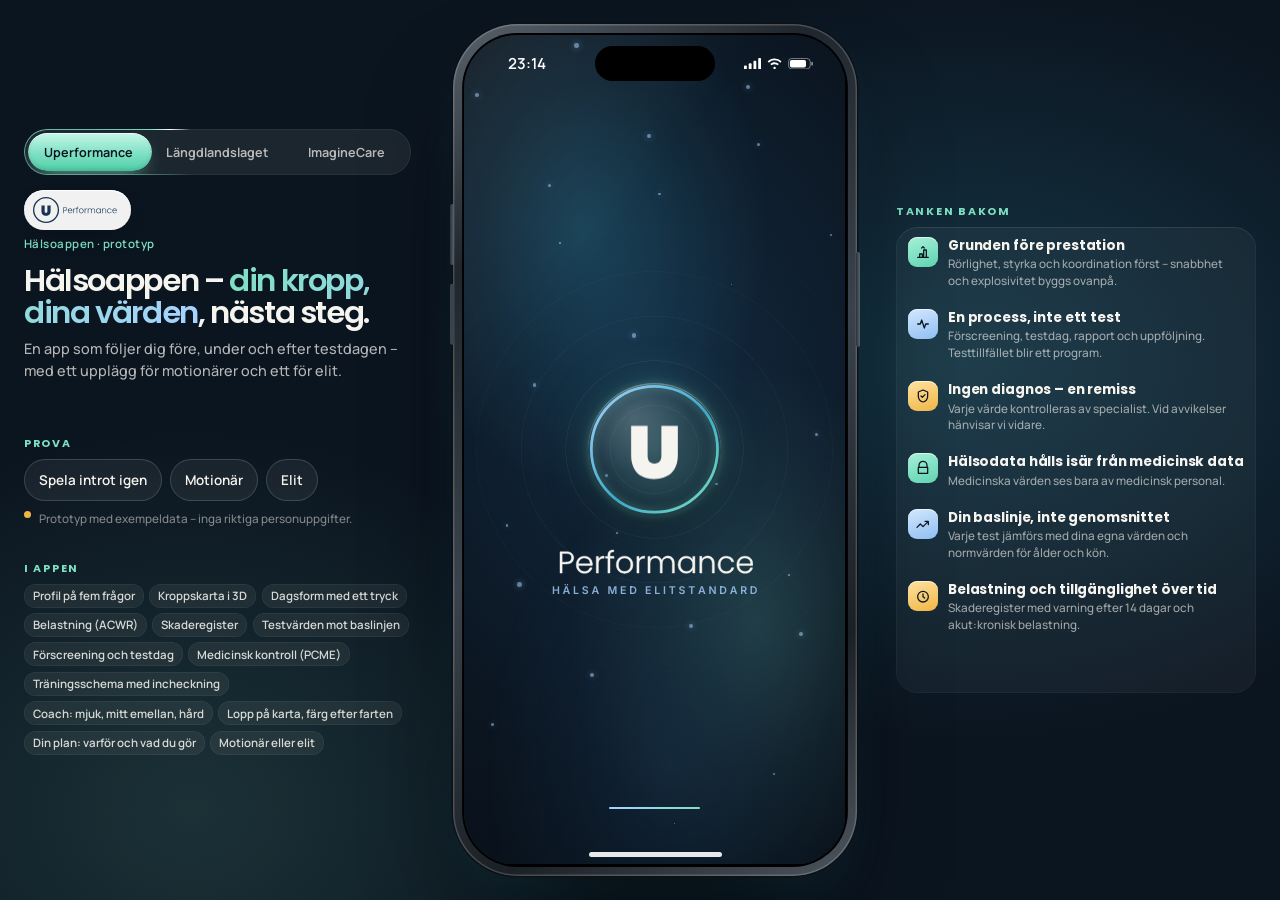
<file: index.html>
<!doctype html>
<html lang="sv">
<head>
<meta charset="utf-8">
<meta name="viewport" content="width=device-width, initial-scale=1">
<meta name="robots" content="noindex">
<title>Uperformance – Hälsoappen · prototyp</title>
<link rel="icon" href="favicon.png" type="image/png">
<link rel="preconnect" href="https://fonts.googleapis.com">
<link rel="preconnect" href="https://fonts.gstatic.com" crossorigin>
<link rel="stylesheet" href="https://fonts.googleapis.com/css2?family=Poppins:wght@400;500;600&family=Manrope:wght@500;600;700&display=swap">
<script>
  // På en riktig telefon öppnas appen direkt i helskärm.
  if (matchMedia('(max-width: 600px), (pointer: coarse) and (max-width: 900px)').matches) { const p = new URLSearchParams(location.search).get('pres'); location.replace(p === 'landslaget' || p === 'imaginecare' ? 'app.html?tema=' + p : 'app.html'); }
</script>
<style>
  :root { --ink: #0b1520; --accent: #7ee0c3; --is: #a7d2ff; --ben: #f6f4ef; --mjuk: cubic-bezier(.22, 1, .36, 1); }
  * { box-sizing: border-box; }
  html, body { margin: 0; min-height: 100%; }
  body { min-height: 100vh; display: grid; grid-template-columns: minmax(280px, 440px) auto; justify-content: center; align-items: center; gap: clamp(32px, 6vw, 96px);
    padding: 32px; font: 500 15px/1.5 'Manrope', system-ui, sans-serif; color: var(--ben); overflow-x: hidden;
    background: radial-gradient(60% 60% at 75% 40%, rgba(58, 169, 201, .22), transparent 70%), radial-gradient(50% 60% at 15% 90%, rgba(126, 224, 195, .14), transparent 70%), #0b1520; }
  .sida-text { max-width: 440px; }
  .etikett { margin-bottom: 12px; }
  .tanke { margin: 0 0 22px; }
  .tanke ul { list-style: none; margin: 0; padding: 0; border-radius: 22px; overflow: hidden; background: rgba(246, 244, 239, .04);
    box-shadow: inset 0 1px 0 rgba(255, 255, 255, .06), inset 0 0 0 .5px rgba(255, 255, 255, .08); }
  .tanke li { display: grid; grid-template-columns: 34px 1fr; gap: 12px; align-items: start; padding: 12px 14px; animation: rad-in .6s cubic-bezier(.2, .8, .2, 1) both; animation-delay: calc(var(--n) * 70ms + .4s); }
  .tanke li + li { box-shadow: inset 0 .5px 0 rgba(255, 255, 255, .08); }
  .tanke b { display: block; font: 650 .9rem/1.3 'Poppins', sans-serif; letter-spacing: -.01em; color: var(--ben); }
  .tanke small { display: block; margin-top: 2px; font-size: .78rem; line-height: 1.45; color: rgba(246, 244, 239, .62); }
  .tanke-ikon { display: grid; place-items: center; width: 34px; height: 34px; border-radius: 10px; color: #0b1520; background: linear-gradient(160deg, #a6f0d9, #5fd3b0);
    box-shadow: inset 0 1px 0 rgba(255, 255, 255, .6); }
  .tanke-ikon svg { width: 18px; height: 18px; fill: none; stroke: currentColor; stroke-width: 1.9; stroke-linecap: round; stroke-linejoin: round; }
  .tanke li:nth-child(3n+2) .tanke-ikon { background: linear-gradient(160deg, #d3e8ff, #8fbef2); }
  .tanke li:nth-child(3n) .tanke-ikon { background: linear-gradient(160deg, #ffe3a1, #f0b545); }
  .funk { margin: 0 0 24px; }
  .funk div { display: flex; flex-wrap: wrap; gap: 6px; }
  .funk div span { padding: 6px 11px; border-radius: 999px; font: 600 .76rem 'Manrope'; color: rgba(246, 244, 239, .86); background: rgba(246, 244, 239, .06);
    box-shadow: inset 0 0 0 .5px rgba(255, 255, 255, .1); animation: rad-in .5s cubic-bezier(.2, .8, .2, 1) both; animation-delay: calc(var(--n) * 40ms + .9s); }
  @keyframes rad-in { from { opacity: 0; transform: translateY(8px); } }
  .marke { width: 180px; height: 56px; color: var(--ben); }
  h1 { font: 600 clamp(2rem, 3.2vw, 2.9rem)/1.04 'Poppins', sans-serif; letter-spacing: -.045em; margin: 28px 0 14px; }
  h1 em { font-style: normal; background: linear-gradient(100deg, var(--accent), var(--is)); -webkit-background-clip: text; background-clip: text; color: transparent; }
  p { color: rgba(246, 244, 239, .72); margin: 0 0 22px; }
  .kontroller { display: grid; gap: 10px; }
  .kontroller > span, .etikett { display: block; font: 700 .68rem/1 'Poppins'; letter-spacing: .16em; text-transform: uppercase; color: var(--accent); }
  .knappar { display: flex; gap: 8px; flex-wrap: wrap; }
  .knappar button { min-height: 44px; padding: 0 18px; border-radius: 999px; border: 1px solid rgba(246, 244, 239, .16); background: rgba(246, 244, 239, .06); color: var(--ben);
    font: 600 .9rem 'Manrope'; cursor: pointer; transition: background .25s, transform .15s; }
  .knappar button:hover { background: rgba(126, 224, 195, .16); }
  .knappar button:active { transform: scale(.96); }
  .not { margin-top: 26px; font-size: .78rem; color: rgba(246, 244, 239, .5); display: flex; gap: 8px; align-items: center; }
  .not::before { content: ''; width: 7px; height: 7px; border-radius: 50%; background: #f0b545; flex: none; }
  /* iPhone 17 Pro: 402 × 874 punkter, titanram, Dynamic Island */
  .telefon { position: relative; zoom: var(--skala, 1); width: 426px; height: 898px; padding: 12px; border-radius: 68px; flex: none;
    background: linear-gradient(145deg, #59626c, #20262d 22%, #3a424b 50%, #1b2026 78%, #4d555e);
    box-shadow: 0 0 0 1.5px #0d1116, inset 0 0 0 1.5px rgba(255, 255, 255, .18), 0 60px 120px -40px rgba(0, 0, 0, .9), 0 30px 60px -30px rgba(58, 169, 201, .35);
    transform: perspective(1800px) rotateY(var(--ry, 0deg)) rotateX(var(--rx, 0deg)); transition: transform .9s var(--mjuk); animation: in 1.2s var(--mjuk) both; }
  @keyframes in { from { opacity: 0; transform: perspective(1800px) translateY(40px) scale(.97); } }
  .telefon::before, .telefon::after { content: ''; position: absolute; width: 4px; border-radius: 3px; background: linear-gradient(90deg, #2a3038, #5a636d); }
  .telefon::before { left: -3px; top: 190px; height: 64px; box-shadow: 0 84px 0 #3a424b; }
  .telefon::after { right: -3px; top: 240px; height: 100px; }
  .skarm { position: relative; width: 402px; height: 874px; border-radius: 56px; overflow: hidden; background: #000; box-shadow: 0 0 0 2px #000; isolation: isolate; }
  .skarm iframe { width: 100%; height: 100%; border: 0; display: block; }
  .ön { position: absolute; z-index: 5; left: 50%; top: 11px; width: 126px; height: 37px; margin-left: -63px; border-radius: 20px; background: #000; pointer-events: none; }
  .statusrad { position: absolute; z-index: 4; left: 0; right: 0; top: 0; height: 54px; display: flex; justify-content: space-between; align-items: center; padding: 6px 34px 0 46px;
    font: 600 16px/1 -apple-system, 'SF Pro Text', 'Manrope', sans-serif; color: var(--sr, #fff); pointer-events: none; transition: color .6s; }
  .statusrad svg { height: 12px; width: auto; fill: currentColor; margin-left: 6px; }
  .hem-strek { position: absolute; z-index: 4; left: 50%; bottom: 8px; width: 140px; height: 5px; margin-left: -70px; border-radius: 3px; background: var(--sr, #fff); opacity: .9; pointer-events: none; transition: background .6s; }
  .reflex { position: absolute; inset: 0; z-index: 3; border-radius: 56px; pointer-events: none; background: linear-gradient(125deg, rgba(255, 255, 255, .07), transparent 32%); }
  @media (max-width: 960px) { body { grid-template-columns: 1fr; justify-items: center; } .sida-text { text-align: center; } .tanke li { text-align: left; } .funk div { justify-content: center; } .knappar { justify-content: center; } .telefon { --ry: 0deg; --rx: 0deg; } }

  /* Placeringen (2026-11-18): allt ryms i fönstret – telefonen står still och centrerad, texten är tät i två spalter */
  body { height: 100vh; min-height: 0; overflow: hidden; align-items: center; padding: 24px 40px; grid-template-columns: minmax(320px, 560px) auto; gap: clamp(32px, 5vw, 80px); }
  .sida-text { max-width: 560px; max-height: calc(100vh - 48px); overflow-y: auto; scrollbar-width: none; padding-right: 4px; }
  .sida-text::-webkit-scrollbar { display: none; }
  .marke { width: 150px; height: 46px; }
  h1 { font-size: clamp(1.8rem, 2.6vw, 2.5rem); margin: 18px 0 10px; }
  .sida-text > p { font-size: .95rem; margin-bottom: 18px; }
  .tanke ul { display: grid; grid-template-columns: 1fr 1fr; }
  .tanke li { padding: 11px 12px; grid-template-columns: 30px 1fr; gap: 10px; }
  .tanke li + li { box-shadow: none; }
  .tanke li:nth-child(n+3) { box-shadow: inset 0 .5px 0 rgba(255, 255, 255, .08); }
  .tanke li:nth-child(even) { box-shadow: inset .5px 0 0 rgba(255, 255, 255, .08); }
  .tanke li:nth-child(even):nth-child(n+3) { box-shadow: inset .5px 0 0 rgba(255, 255, 255, .08), inset 0 .5px 0 rgba(255, 255, 255, .08); }
  .tanke-ikon { width: 30px; height: 30px; border-radius: 9px; }
  .tanke-ikon svg { width: 16px; height: 16px; }
  .tanke b { font-size: .82rem; }
  .tanke small { font-size: .72rem; line-height: 1.4; }
  .tanke, .funk { margin-bottom: 16px; }
  .funk div span { padding: 5px 10px; font-size: .72rem; }
  .not { margin-top: 16px; }
  .kontroller { margin-bottom: 4px; }
  .not-topp { margin: 12px 0 20px; }
  @media (max-width: 1100px) { .tanke ul { grid-template-columns: 1fr; } .tanke li:nth-child(n) { box-shadow: none; } .tanke li + li { box-shadow: inset 0 .5px 0 rgba(255, 255, 255, .08); } }
  @media (max-width: 960px) { body { height: auto; overflow: visible; } .sida-text { max-height: none; overflow: visible; } }

  /* Tre spalter (2026-11-18): text + I appen till vänster, telefonen i mitten, tanken bakom till höger – inget att rulla */
  body { grid-template-columns: minmax(300px, 460px) auto minmax(300px, 420px); justify-content: center; gap: clamp(28px, 3.5vw, 64px); padding: 24px 32px; }
  .telefon { grid-column: 2; grid-row: 1; }
  .sida-text { grid-column: 1; grid-row: 1; }
  .sida-hoger { grid-column: 3; grid-row: 1; max-height: calc(100vh - 48px); overflow-y: auto; scrollbar-width: none; }
  .sida-hoger::-webkit-scrollbar { display: none; }
  .sida-hoger .tanke { margin: 0; }
  .sida-hoger .tanke ul { grid-template-columns: 1fr; }
  .sida-hoger .tanke li:nth-child(n) { box-shadow: none; }
  .sida-hoger .tanke li + li { box-shadow: inset 0 .5px 0 rgba(255, 255, 255, .08); }
  .sida-hoger .tanke b { font-size: .86rem; }
  .sida-hoger .tanke small { font-size: .74rem; }
  @media (max-width: 1240px) { body { grid-template-columns: minmax(300px, 1fr) auto; } .sida-hoger { grid-column: 1; grid-row: 2; } body { height: auto; overflow: visible; } }
  @media (max-width: 960px) { body { grid-template-columns: 1fr; } .telefon, .sida-text, .sida-hoger { grid-column: 1; grid-row: auto; } .sida-hoger { max-height: none; } }
  @media (prefers-reduced-motion: reduce) { .telefon { animation: none; transition: none; } }

  /* Presentationsväxeln (2026-11-18): Uperformance | Längdlandslaget – samma app, två presentationer, byte med en mjuk våg */
  .pres { position: relative; display: grid; width: fit-content; grid-template-columns: repeat(3, 1fr); gap: 4px; padding: 4px; margin-bottom: 18px; border-radius: 999px;
    background: rgba(246, 244, 239, .07); box-shadow: inset 0 0 0 .5px rgba(255, 255, 255, .12); isolation: isolate; }
  .pres button { position: relative; z-index: 1; min-height: 38px; padding: 0 16px; border: 0; border-radius: 999px; background: none; color: rgba(246, 244, 239, .72);
    font: 650 .84rem 'Manrope'; cursor: pointer; transition: color .35s; white-space: nowrap; }
  .pres button[aria-pressed="true"] { color: #0b1520; }
  .pres-markor { position: absolute; z-index: 0; top: 4px; bottom: 4px; left: 4px; width: calc((100% - 16px) / 3); border-radius: 999px; background: linear-gradient(180deg, #a6f0d9, var(--accent));
    transition: transform .55s cubic-bezier(.32, .72, 0, 1), background .5s; box-shadow: 0 8px 20px -10px var(--accent); }
  body[data-pres="landslaget"] .pres-markor { transform: translateX(calc(100% + 4px)); background: linear-gradient(180deg, #ffe066, #ffcd00); }
  /* Växeln levande: ljus som vandrar runt kanten, markören töjer sig när den glider, glans som sveper, ring där man klickar */
  .pres { --pk: 126, 224, 195; overflow: hidden; transition: box-shadow .5s; }
  body[data-pres="landslaget"] .pres { --pk: 255, 205, 0; }
  .pres:hover { box-shadow: inset 0 0 0 .5px rgba(255, 255, 255, .2), 0 0 24px -8px rgba(var(--pk), .55); }
  .pres-kant { position: absolute; inset: 0; z-index: 2; pointer-events: none; border-radius: inherit; padding: 1px;
    -webkit-mask: linear-gradient(#000 0 0) content-box, linear-gradient(#000 0 0); -webkit-mask-composite: xor; mask: linear-gradient(#000 0 0) content-box exclude, linear-gradient(#000 0 0); }
  .pres-kant i { position: absolute; left: 50%; top: 50%; width: 140%; aspect-ratio: 1; margin: -70% 0 0 -70%; border-radius: 50%;
    background: conic-gradient(from 0deg, transparent 0 62%, rgba(var(--pk), .0) 64%, rgba(var(--pk), .95) 80%, #fff 82%, transparent 86% 100%); animation: pres-varv 5.5s linear infinite; }
  @keyframes pres-varv { to { transform: rotate(1turn); } }
  .pres-markor { background: none !important; overflow: hidden; }
  .pres-markor::before { content: ''; position: absolute; inset: 0; border-radius: inherit; background: linear-gradient(180deg, #c6f7e8, #7ee0c3 55%, #4fcfa8); transition: opacity .5s;
    box-shadow: inset 0 1px 0 rgba(255, 255, 255, .7), inset 0 -2px 4px rgba(0, 0, 0, .12); }
  .pres-markor::after { content: ''; position: absolute; inset: 0; border-radius: inherit; background: linear-gradient(105deg, transparent 30%, rgba(255, 255, 255, .75) 48%, transparent 64%);
    transform: translateX(-120%); animation: pres-glans 4.2s ease-in-out 1.2s infinite; }
  @keyframes pres-glans { 0% { transform: translateX(-120%); } 32%, 100% { transform: translateX(120%); } }
  body[data-pres="landslaget"] .pres-markor::before { background: linear-gradient(180deg, #fff0a0, #ffd633 55%, #f0b400); }
  body[data-pres="landslaget"] .pres-markor { box-shadow: 0 8px 22px -8px rgba(255, 190, 0, .9); }
  .pres-markor[data-glid]::before { animation: pres-toj .6s cubic-bezier(.3, .7, .3, 1); }
  @keyframes pres-toj { 0% { transform: scaleX(1); } 35% { transform: scaleX(1.14) scaleY(.9); } 70% { transform: scaleX(.97) scaleY(1.03); } 100% { transform: none; } }
  .pres button { transition: color .35s, transform .18s cubic-bezier(.3, .7, .3, 1), text-shadow .35s; -webkit-tap-highlight-color: transparent; }
  .pres button:hover:not([aria-pressed="true"]) { color: #fff; text-shadow: 0 0 12px rgba(var(--pk), .6); }
  .pres button:active { transform: scale(.95); }
  .pres button:focus-visible { outline: 2px solid rgba(var(--pk), .9); outline-offset: 2px; }
  .pres-ring { position: absolute; z-index: 1; width: 16px; height: 16px; margin: -8px; border-radius: 50%; pointer-events: none; background: radial-gradient(circle, rgba(255, 255, 255, .85), rgba(var(--pk), .4) 45%, transparent 70%);
    animation: pres-ring .7s cubic-bezier(.2, .8, .2, 1) forwards; }
  @keyframes pres-ring { from { transform: scale(.4); opacity: 1; } to { transform: scale(9); opacity: 0; } }
  .pres-gnista { position: absolute; z-index: 3; width: 4px; height: 4px; margin: -2px; border-radius: 50%; pointer-events: none; background: #fff; box-shadow: 0 0 6px 2px rgba(var(--pk), .9);
    animation: pres-gnista .65s cubic-bezier(.2, .8, .2, 1) forwards; }
  @keyframes pres-gnista { to { transform: translate(var(--dx), var(--dy)) scale(.3); opacity: 0; } }
  @media (prefers-reduced-motion: reduce) { .pres-kant i, .pres-markor::after, .pres-markor[data-glid]::before, .pres-ring, .pres-gnista { animation: none !important; } .pres-ring, .pres-gnista { display: none; } }
  body[data-pres="imaginecare"] .pres-markor { transform: translateX(calc(200% + 8px)); }
  body[data-pres="imaginecare"] .pres { --pk: 92, 199, 173; }
  body[data-pres="imaginecare"] .pres-markor::before { background: linear-gradient(180deg, #9fe6d3, #4cbca2 55%, #2f9a82); }
  body[data-pres="imaginecare"] .pres-markor { box-shadow: 0 8px 22px -8px rgba(58, 165, 142, .9); }
  body[data-pres="imaginecare"] .pres button[aria-pressed="true"] { color: #fff; }
  body[data-pres="imaginecare"] { --accent: #5cc7ad; --is: #bff0e2;
    background: radial-gradient(60% 60% at 75% 30%, rgba(76, 188, 162, .32), transparent 70%), radial-gradient(50% 60% at 15% 90%, rgba(191, 240, 226, .1), transparent 70%), #072723; }
  body[data-pres="imaginecare"] .tanke-ikon { background: linear-gradient(160deg, #7fd3bf, #2f9a82) !important; color: #fff; }
  body[data-pres="imaginecare"] .telefon { box-shadow: 0 0 0 1.5px #0d1116, inset 0 0 0 1.5px rgba(255, 255, 255, .18), 0 60px 120px -40px rgba(0, 0, 0, .9), 0 30px 70px -26px rgba(76, 188, 162, .5); }
  body[data-pres="imaginecare"] .knappar button:hover { background: rgba(92, 199, 173, .16); }
  .ic-marke-sida { display: none; } body[data-pres="imaginecare"] .ic-marke-sida { display: grid; gap: 3px; } body[data-pres="imaginecare"] .marke { display: none; }
  .ic-marke-sida b { font: 800 1.15rem/1 'Poppins'; letter-spacing: .14em; } .ic-marke-sida small { font: 600 .72rem 'Manrope'; letter-spacing: .04em; color: var(--accent); }
  .marke, .ls-marke-sida, .ic-marke-sida { height: 46px; align-content: center; }
  /* jämna höjder: raderna i chipslistan och tankelistan ligger tätt överst, de sträcks inte ut till den lediga höjden */
  [data-txt] { align-content: flex-start; align-items: flex-start; } ul[data-txt] { align-content: start; } [data-txt] > span { align-self: auto; }
  .ls-marke-sida { display: none; }
  body[data-pres="landslaget"] .ls-marke-sida { display: grid; gap: 3px; }
  body[data-pres="landslaget"] .marke { display: none; }
  .ls-marke-sida b { font: 800 1.15rem/1 'Poppins'; letter-spacing: .14em; }
  .ls-marke-sida small { font: 600 .72rem 'Manrope'; letter-spacing: .04em; color: var(--accent); }
  body[data-pres="landslaget"] { --accent: #ffcd00; --is: #6db6ff;
    background: radial-gradient(60% 60% at 75% 30%, rgba(77, 163, 255, .3), transparent 70%), radial-gradient(50% 60% at 15% 90%, rgba(255, 205, 0, .12), transparent 70%), #041733; }
  body[data-pres="landslaget"] .tanke-ikon { background: linear-gradient(160deg, #ffe066, #ffcd00) !important; color: #072a5c; }
  body[data-pres="landslaget"] .tanke li:nth-child(3n+2) .tanke-ikon { background: linear-gradient(160deg, #cfe6ff, #6db6ff) !important; }
  body[data-pres="landslaget"] .telefon { box-shadow: 0 0 0 1.5px #0d1116, inset 0 0 0 1.5px rgba(255, 255, 255, .18), 0 60px 120px -40px rgba(0, 0, 0, .9), 0 30px 70px -26px rgba(77, 163, 255, .5); }
  body[data-pres="landslaget"] .knappar button:hover { background: rgba(255, 205, 0, .16); }
  .skarm iframe { transition: opacity .45s ease, transform .6s cubic-bezier(.32, .72, 0, 1), filter .45s; }
  .skarm[data-byter] iframe { opacity: 0; transform: scale(.96); filter: blur(6px); }
  [data-text-byte] { transition: opacity .3s ease, transform .4s cubic-bezier(.32, .72, 0, 1); }
  body[data-byter-text] [data-text-byte] { opacity: 0; transform: translateY(8px); }
  ::view-transition-old(root), ::view-transition-new(root) { animation-duration: 1.1s; }
  ::view-transition-new(root) { animation: pres-vag 1.1s cubic-bezier(.45, 0, .2, 1) both; }
  ::view-transition-old(root) { animation: none; }
  @keyframes pres-vag { from { clip-path: circle(0 at var(--px, 20%) var(--py, 10%)); } to { clip-path: circle(160% at var(--px, 20%) var(--py, 10%)); } }

  /* Allt i ett fönster (2026-11-19, användaren: "få ihop allt snyggt så jag inte behöver scrolla"): tre spalter ned till 1000 px,
     storlekar och luft följer fönstrets höjd, knapparna på en rad */
  @media (min-width: 1000px) {
    body { grid-template-columns: minmax(260px, 430px) auto minmax(240px, 360px) !important; height: 100vh !important; overflow: hidden !important;
      gap: clamp(20px, 3vw, 56px) !important; padding: 16px 24px !important; }
    .telefon { grid-column: 2 !important; grid-row: 1 !important; } .sida-text { grid-column: 1 !important; grid-row: 1 !important; max-height: calc(100vh - 32px); }
    .sida-hoger { grid-column: 3 !important; grid-row: 1 !important; max-height: calc(100vh - 32px); }
    .pres { margin-bottom: clamp(8px, 1.6vh, 18px); } .pres button { min-height: clamp(32px, 4.2vh, 38px); padding: 0 clamp(10px, 1vw, 16px); font-size: clamp(.74rem, 1.4vh, .84rem); }
    h1 { font-size: clamp(1.45rem, min(2.4vw, 4.4vh), 2.5rem) !important; margin: clamp(8px, 1.6vh, 18px) 0 clamp(6px, 1vh, 10px) !important; }
    .sida-text > p { font-size: clamp(.8rem, 1.6vh, .95rem) !important; margin-bottom: clamp(8px, 1.6vh, 18px) !important; }
    .kontroller { gap: clamp(6px, 1vh, 10px); }
    .knappar { flex-wrap: nowrap; } .knappar button { flex: 0 1 auto; min-height: clamp(34px, 4.6vh, 44px); padding: 0 clamp(10px, 1.1vw, 18px); font-size: clamp(.76rem, 1.5vh, .9rem); white-space: nowrap; }
    .not-topp { margin: clamp(8px, 1.2vh, 12px) 0 clamp(10px, 1.8vh, 20px) !important; font-size: clamp(.7rem, 1.3vh, .78rem); }
    .funk div { gap: clamp(4px, .6vh, 6px); } .funk div span { padding: clamp(3px, .5vh, 5px) 9px; font-size: clamp(.64rem, 1.3vh, .72rem); }
    .etikett { margin-bottom: clamp(6px, 1vh, 12px); }
    .tanke li { padding: clamp(6px, 1.1vh, 12px) 12px !important; } .sida-hoger .tanke small { font-size: clamp(.66rem, 1.3vh, .74rem); } .sida-hoger .tanke b { font-size: clamp(.76rem, 1.5vh, .86rem); }
  }

  /* ImagineCares logga som i appen: teal på en vit glasbricka, kommer in mjukt och ett ljus drar förbi ibland (bara transform/opacitet) */
  .ic-pill { position: relative; display: inline-flex; align-items: center; justify-self: start; padding: 7px 14px 7px 9px; border-radius: 999px; overflow: hidden;
    background: rgba(255, 255, 255, .94); box-shadow: 0 10px 26px -14px rgba(0, 0, 0, .6), inset 0 1px 0 #fff; animation: ic-pill-in .7s cubic-bezier(.2, 1.3, .35, 1) both; }
  .ic-pill img { display: block; width: 168px; height: auto; }
  .ic-pill::after { content: ''; position: absolute; inset: 0; background: linear-gradient(105deg, transparent 35%, rgba(255, 255, 255, .95) 50%, transparent 65%); transform: translateX(-120%); animation: ic-pill-glans 6s ease-in-out 1.2s infinite; }
  @keyframes ic-pill-in { from { opacity: 0; transform: translateY(6px) scale(.94); } }
  @keyframes ic-pill-glans { 0% { transform: translateX(-120%); } 22%, 100% { transform: translateX(120%); } }
  body[data-pres="imaginecare"] .ic-marke-sida { height: auto; gap: 6px; }
  @media (prefers-reduced-motion: reduce) { .ic-pill, .ic-pill::after { animation: none; } }

  /* Samma loggbricka i alla tre presentationerna: vit glasbricka, loggan i sina egna färger, en rad under */
  .marke.up-marke-sida, body[data-pres="landslaget"] .ls-marke-sida, body[data-pres="imaginecare"] .ic-marke-sida { display: grid; gap: 6px; height: auto !important; width: auto !important; justify-items: start; }
  body[data-pres="landslaget"] .marke, body[data-pres="imaginecare"] .marke { display: none !important; }
  .ic-pill { height: 40px; box-sizing: border-box; }
  .up-marke-sida .ic-pill svg { display: block; height: 26px; width: auto; color: #183653; }
  .ls-marke-sida .ic-pill img { width: auto !important; height: 30px; }
  .ic-marke-sida .ic-pill img { width: auto !important; height: 22px; }
  .up-marke-sida small, .ls-marke-sida small, .ic-marke-sida small { font: 600 .72rem 'Manrope'; letter-spacing: .04em; color: var(--accent); }
</style>
</head>
<body>
<svg width="0" height="0" style="position:absolute" aria-hidden="true"><symbol id="logo" viewBox="0 0 1274.2 395">
    <path fill="none" stroke="currentColor" stroke-width="20" d="M198,10c103.9,0,188,84,188,187.5s-84.1,187.5-188,187.5S10,301,10,197.5,94.1,10,198,10Z"/>
    <path fill="currentColor" d="M177.5,127.8v88.6c0,7.3,1.6,13,4.7,17.3,3.3,4.1,8.4,6.2,15.5,6.2s12.4-2.1,15.8-6.2c3.4-4.3,5.1-10.1,5.1-17.3v-88.6h49.1v88.6c0,14.9-3.1,27.8-9.3,38.4-6.2,10.5-14.7,18.4-25.5,23.8-10.8,5.3-22.9,8-36.2,8s-25.2-2.7-35.5-8c-10.2-5.3-18.2-13.2-24-23.8-5.8-10.5-8.7-23.3-8.7-38.4v-88.6h49.1-.1Z"/>
    <path fill="currentColor" d="M518.7,181.6c0,7.7-2.5,13.9-7.6,18.7-5.1,4.7-12.7,7.1-22.8,7.1h-18.2v38.4h-9v-90h27.2c10,0,17.6,2.4,22.7,7.1,5.1,4.7,7.7,11,7.7,18.8h0ZM488.3,199.6c14.1,0,21.1-6,21.1-18s-1.7-10.6-5-13.6c-3.3-3.1-8.7-4.6-16.1-4.6h-18.2v36.3h18.2ZM597.4,207c0,3.1,0,5.4-.3,7.1h-58.3c.3,5.3,1.5,9.9,3.9,13.6,2.3,3.8,5.4,6.7,9.1,8.6,3.8,1.9,7.9,2.8,12.4,2.8s10.7-1.4,14.7-4.2,6.7-6.7,8-11.5h9.5c-1.7,6.9-5.4,12.5-11.1,16.9-5.6,4.3-12.6,6.4-21.1,6.4s-12.5-1.5-17.8-4.4c-5.2-3-9.4-7.2-12.4-12.6-2.9-5.5-4.4-11.9-4.4-19.2s1.5-13.7,4.4-19.2,7-9.7,12.2-12.6c5.2-2.9,11.2-4.4,17.9-4.4s12.5,1.5,17.5,4.4c5.1,2.9,8.9,6.9,11.6,11.8,2.7,4.9,4.1,10.3,4.1,16.3v.2ZM588.3,206.7c0-5.2-1-9.7-3.2-13.4-2.1-3.7-5.1-6.5-8.9-8.4-3.8-1.9-7.9-2.8-12.4-2.8-6.7,0-12.4,2.1-17.1,6.4-4.7,4.3-7.3,10.3-7.9,18.2h49.5ZM622.9,187.9c2-4.4,5-7.8,9-10.2,4.1-2.4,9.1-3.6,15.1-3.6v9.4h-2.4c-6.5,0-11.8,1.8-15.7,5.3s-5.9,9.4-5.9,17.6v39.3h-9v-70.3h9v12.5h0ZM688.2,183h-16.3v62.7h-9v-62.7h-9.8v-7.6h9.8v-4.9c0-7.6,1.9-13.3,5.8-16.9,3.9-3.6,10.3-5.4,19.1-5.4v7.7c-5.8,0-10,1.1-12.4,3.3-2.3,2.2-3.5,6-3.5,11.2v4.9h16.3v7.6h0ZM733.2,246.7c-6.6,0-12.6-1.5-17.9-4.4-5.2-3-9.4-7.2-12.5-12.6-3-5.5-4.5-11.9-4.5-19.2s1.5-13.6,4.6-19.1,7.3-9.7,12.6-12.6c5.3-3,11.3-4.5,17.9-4.5s12.6,1.5,17.9,4.5c5.4,2.9,9.6,7.1,12.6,12.6,3.1,5.4,4.6,11.8,4.6,19.1s-1.5,13.6-4.6,19.1-7.3,9.7-12.7,12.7c-5.4,2.9-11.4,4.4-18,4.4h0ZM733.2,238.9c4.6,0,8.9-1,12.9-3.1,3.9-2.1,7.1-5.3,9.5-9.5,2.5-4.3,3.7-9.5,3.7-15.7s-1.2-11.4-3.6-15.6c-2.4-4.3-5.6-7.5-9.5-9.5-3.9-2.1-8.2-3.2-12.9-3.2s-8.9,1.1-12.9,3.2c-3.9,2.1-7.1,5.2-9.5,9.5-2.3,4.2-3.5,9.4-3.5,15.6s1.2,11.4,3.5,15.7c2.4,4.2,5.5,7.4,9.4,9.5s8.2,3.1,12.9,3.1h0ZM794,187.9c2-4.4,5-7.8,9-10.2,4.1-2.4,9.1-3.6,15.1-3.6v9.4h-2.4c-6.5,0-11.8,1.8-15.7,5.3s-5.9,9.4-5.9,17.6v39.3h-9v-70.3h9v12.5h0ZM915.3,174.1c8.2,0,14.9,2.6,20.1,7.9,5.2,5.1,7.9,12.7,7.9,22.5v41.2h-8.9v-40.2c0-7.6-1.8-13.5-5.5-17.5s-8.7-6.1-15.1-6.1-11.9,2.2-15.8,6.6c-3.9,4.4-5.9,10.7-5.9,19.1v38.1h-8.9v-40.2c0-7.6-1.8-13.5-5.5-17.5s-8.8-6.1-15.2-6.1-11.9,2.2-15.8,6.6c-3.9,4.4-5.9,10.7-5.9,19.1v38.1h-9v-70.3h9v12.1c2.2-4.4,5.4-7.7,9.5-9.9,4.1-2.3,8.7-3.5,13.8-3.5s11.4,1.5,16,4.4,8,7.2,10,12.9c1.9-5.6,5.1-9.8,9.7-12.7,4.6-3,9.9-4.5,15.7-4.5h-.2ZM959.2,210.4c0-7.2,1.4-13.5,4.2-18.9,2.9-5.5,6.9-9.7,12-12.6,5.1-3,10.9-4.5,17.4-4.5s12.4,1.5,17.3,4.6c4.9,3.1,8.4,7,10.6,11.8v-15.4h9v70.3h-9v-15.6c-2.2,4.8-5.8,8.8-10.7,12-4.8,3.1-10.6,4.6-17.3,4.6s-12.1-1.5-17.3-4.5c-5.1-3-9.1-7.3-12-12.7-2.8-5.5-4.2-11.8-4.2-19.1h0ZM1020.6,210.6c0-5.7-1.2-10.6-3.5-14.9-2.3-4.3-5.5-7.6-9.5-9.9-3.9-2.3-8.3-3.5-13.1-3.5s-9.4,1.1-13.4,3.3c-3.9,2.2-7.1,5.5-9.4,9.8-2.2,4.2-3.3,9.2-3.3,15.1s1.1,10.8,3.3,15.2c2.3,4.3,5.4,7.6,9.4,9.9,3.9,2.2,8.4,3.3,13.4,3.3s9.2-1.2,13.1-3.5c4-2.3,7.2-5.6,9.5-9.9,2.3-4.3,3.5-9.3,3.5-14.9h0ZM1083.1,174.1c8.4,0,15.3,2.6,20.6,7.9,5.3,5.1,8,12.7,8,22.5v41.2h-8.9v-40.2c0-7.6-1.9-13.5-5.8-17.5-3.8-4-9-6.1-15.6-6.1s-12.2,2.1-16.2,6.4c-4,4.3-6.1,10.6-6.1,18.9v38.4h-9v-70.3h9v12c2.2-4.3,5.4-7.6,9.7-9.8,4.2-2.3,9-3.5,14.3-3.5h0ZM1127.5,210.6c0-7.3,1.5-13.6,4.4-19.1s7-9.7,12.1-12.6c5.1-3,11-4.5,17.6-4.5s15.8,2.1,21.4,6.4c5.7,4.3,9.3,10.1,10.9,17.5h-9.7c-1.2-5.1-3.8-9-7.9-11.8-3.9-2.9-8.9-4.4-14.8-4.4s-9,1.1-12.7,3.2c-3.8,2.1-6.8,5.4-9,9.7-2.1,4.2-3.2,9.4-3.2,15.6s1.1,11.4,3.2,15.7c2.2,4.3,5.2,7.5,9,9.7,3.8,2.1,8,3.2,12.7,3.2s10.9-1.4,14.8-4.2c4-2.9,6.7-7,7.9-12.1h9.7c-1.6,7.2-5.3,13-10.9,17.4-5.7,4.4-12.8,6.6-21.4,6.6s-12.5-1.5-17.6-4.4c-5.1-3-9.2-7.2-12.1-12.6-2.9-5.5-4.4-11.9-4.4-19.2h0ZM1274.2,207c0,3.1,0,5.4-.3,7.1h-58.3c.3,5.3,1.5,9.9,3.9,13.6,2.3,3.8,5.4,6.7,9.1,8.6,3.8,1.9,7.9,2.8,12.4,2.8s10.7-1.4,14.7-4.2,6.7-6.7,8-11.5h9.5c-1.7,6.9-5.4,12.5-11.1,16.9-5.6,4.3-12.6,6.4-21.1,6.4s-12.5-1.5-17.8-4.4c-5.2-3-9.4-7.2-12.4-12.6-2.9-5.5-4.4-11.9-4.4-19.2s1.5-13.7,4.4-19.2,7-9.7,12.2-12.6c5.2-2.9,11.2-4.4,17.9-4.4s12.5,1.5,17.5,4.4c5.1,2.9,8.9,6.9,11.6,11.8,2.7,4.9,4.1,10.3,4.1,16.3v.2ZM1265,206.7c0-5.2-1-9.7-3.2-13.4-2.1-3.7-5.1-6.5-8.9-8.4s-7.9-2.8-12.4-2.8c-6.7,0-12.4,2.1-17.1,6.4-4.7,4.3-7.3,10.3-7.9,18.2h49.5Z"/>
  </symbol></svg>
  <div class="sida-text">
    <div class="pres" role="group" aria-label="Presentation"><span class="pres-kant" aria-hidden="true"><i></i></span><span class="pres-markor" aria-hidden="true"></span><button type="button" data-pres="uperformance" aria-pressed="true">Uperformance</button><button type="button" data-pres="landslaget" aria-pressed="false">Längdlandslaget</button><button type="button" data-pres="imaginecare" aria-pressed="false">ImagineCare</button></div>
    <span class="marke up-marke-sida"><span class="ic-pill"><svg viewBox="0 0 1274.2 395" aria-label="Uperformance"><use href="#logo"/></svg></span><small>Hälsoappen · prototyp</small></span>
    <span class="ls-marke-sida"><span class="ic-pill"><img src="partner/ssf/ssf-bla.svg" alt="Svenska Skidförbundet"></span><small>Längdlandslaget · koncept av Uperformance</small></span><span class="ic-marke-sida"><span class="ic-pill"><img src="partner/imaginecare/imaginecare.svg" alt="ImagineCare"></span><small>Koncept av Uperformance</small></span>
    <h1 data-text-byte data-txt="h1">Hälsoappen – <em>din kropp, dina värden</em>, nästa steg.</h1>
    <p data-text-byte data-txt="p">En app som följer dig före, under och efter testdagen – med ett upplägg för motionärer och ett för elit.</p>
    <div class="kontroller">
      <span>Prova</span>
      <div class="knappar"><button data-skicka="om">Spela introt igen</button><button data-skicka="motionar" data-txt="k1">Motionär</button><button data-skicka="elit" data-txt="k2">Elit</button></div>
    </div>
    <div class="not not-topp" data-text-byte data-txt="not">Prototyp med exempeldata – inga riktiga personuppgifter.</div>
    <section class="funk" aria-labelledby="funk-rubrik"><span class="etikett" id="funk-rubrik">I appen</span>
      <div data-text-byte data-txt="funk"><span style="--n:0">Profil på fem frågor</span><span style="--n:1">Kroppskarta i 3D</span><span style="--n:2">Dagsform med ett tryck</span><span style="--n:3">Belastning (ACWR)</span><span style="--n:4">Skaderegister</span><span style="--n:5">Testvärden mot baslinjen</span><span style="--n:6">Förscreening och testdag</span><span style="--n:7">Medicinsk kontroll (PCME)</span><span style="--n:8">Träningsschema med incheckning</span><span style="--n:9">Coach: mjuk, mitt emellan, hård</span><span style="--n:10">Lopp på karta, färg efter farten</span><span style="--n:11">Din plan: varför och vad du gör</span><span style="--n:12">Motionär eller elit</span></div></section>
  </div>
  <div class="telefon" id="telefon">
    <div class="skarm">
      <div class="statusrad"><span data-klocka>9:41</span><span><svg viewBox="0 0 18 12"><rect x="0" y="8" width="3" height="4" rx="1"/><rect x="5" y="5.5" width="3" height="6.5" rx="1"/><rect x="10" y="3" width="3" height="9" rx="1"/><rect x="15" y="0" width="3" height="12" rx="1"/></svg><svg viewBox="0 0 16 12"><path d="M8 2.5c2.3 0 4.4.9 6 2.4l1.3-1.4A10.5 10.5 0 0 0 8 .5C5.2.5 2.6 1.6.7 3.5L2 4.9a8.5 8.5 0 0 1 6-2.4zm0 4c1.2 0 2.3.5 3.2 1.2l1.3-1.4A6.6 6.6 0 0 0 8 4.5c-1.7 0-3.3.7-4.5 1.8l1.3 1.4C5.7 7 6.8 6.5 8 6.5zm0 2.4L6.3 10.6 8 12l1.7-1.4z"/></svg><svg viewBox="0 0 27 12"><rect x=".5" y=".5" width="23" height="11" rx="3.5" fill="none" stroke="currentColor" opacity=".45"/><rect x="2" y="2" width="17" height="8" rx="2"/><rect x="24.5" y="4" width="1.8" height="4" rx=".9" opacity=".5"/></svg></span></div>
      <div class="ön" aria-hidden="true"></div>
      <iframe id="app" src="app.html?v=145" title="Uperformance hälsoapp" allow="fullscreen"></iframe>
      <div class="reflex" aria-hidden="true"></div>
      <div class="hem-strek" aria-hidden="true"></div>
    </div>
  </div>
<aside class="sida-hoger">
    <section class="tanke" aria-labelledby="tanke-rubrik"><span class="etikett" id="tanke-rubrik">Tanken bakom</span>
      <ul data-text-byte data-txt="tanke"><li style="--n:0"><span class="tanke-ikon"><svg viewBox="0 0 24 24" aria-hidden="true"><path d="M4 20h16M7 20v-5h4v5M13 20V9h4v11M10 6l2-2 2 2"/></svg></span><div><b>Grunden före prestation</b><small>Rörlighet, styrka och koordination först – snabbhet och explosivitet byggs ovanpå.</small></div></li><li style="--n:1"><span class="tanke-ikon"><svg viewBox="0 0 24 24" aria-hidden="true"><path d="M4 12h4l2-6 4 12 2-6h4"/></svg></span><div><b>En process, inte ett test</b><small>Förscreening, testdag, rapport och uppföljning. Testtillfället blir ett program.</small></div></li><li style="--n:2"><span class="tanke-ikon"><svg viewBox="0 0 24 24" aria-hidden="true"><path d="M12 3l7 3v6c0 4.5-3 8-7 9-4-1-7-4.5-7-9V6z M9 12l2 2 4-4"/></svg></span><div><b>Ingen diagnos – en remiss</b><small>Varje värde kontrolleras av specialist. Vid avvikelser hänvisar vi vidare.</small></div></li><li style="--n:3"><span class="tanke-ikon"><svg viewBox="0 0 24 24" aria-hidden="true"><path d="M6 11V8a6 6 0 0 1 12 0v3 M5 11h14v9H5z"/></svg></span><div><b>Hälsodata hålls isär från medicinsk data</b><small>Medicinska värden ses bara av medicinsk personal.</small></div></li><li style="--n:4"><span class="tanke-ikon"><svg viewBox="0 0 24 24" aria-hidden="true"><path d="M3 17l5-5 4 4 8-8 M15 8h5v5"/></svg></span><div><b>Din baslinje, inte genomsnittet</b><small>Varje test jämförs med dina egna värden och normvärden för ålder och kön.</small></div></li><li style="--n:5"><span class="tanke-ikon"><svg viewBox="0 0 24 24" aria-hidden="true"><path d="M12 21a8 8 0 1 0 0-16 8 8 0 0 0 0 16z M12 9v4l2.5 2"/></svg></span><div><b>Belastning och tillgänglighet över tid</b><small>Skaderegister med varning efter 14 dagar och akut:kronisk belastning.</small></div></li></ul></section>
</aside>
<script>
  const f = document.getElementById('app'), tel = document.getElementById('telefon');
  const klocka = () => { const d = new Date(); document.querySelector('[data-klocka]').textContent = `${d.getHours()}:${String(d.getMinutes()).padStart(2, '0')}`; };
  klocka(); setInterval(klocka, 15000);
  // Telefonen får plats i fönstret (riktiga mått, skalad).
  const skala = () => { const smal = innerWidth < 960; const h = (smal ? innerHeight * 1 : innerHeight) - 48; tel.style.setProperty('--skala', Math.min(1, h / 898, (innerWidth - 32) / 426).toFixed(3)); };
  skala(); addEventListener('resize', skala);
  document.querySelectorAll('[data-skicka]').forEach((b) => b.addEventListener('click', () => {
    const v = b.dataset.skicka; f.contentWindow.postMessage(v === 'om' ? { up: 'om' } : { up: 'niva', v }, location.origin);
  }));
  // Statusraden följer appens tema (mörk text på ljust läge).
  const kolla = () => { try { const n = f.contentDocument.body.dataset.niva; tel.style.setProperty('--sr', n === 'motionar' ? '#0b1520' : '#fff'); } catch (e) {} };
  f.addEventListener('load', () => { kolla(); try { new MutationObserver(kolla).observe(f.contentDocument.body, { attributes: true, attributeFilter: ['data-niva'] }); } catch (e) {} });
  // Telefonen vrider sig lite efter musen.
  // Telefonen står rak (ingen lutning efter musen – knapparna såg sneda ut).
  // Presentationerna: Uperformance och Längdlandslaget (koncept). Samma app – texterna, färgerna och appens tema byts.
  const ik = (d) => `<svg viewBox="0 0 24 24" aria-hidden="true"><path d="${d}"/></svg>`;
  const TXT = { uperformance: {}, landslaget: {
    h1: 'Längdlandslaget – <em>hela säsongen</em> i en app.',
    p: 'Ett koncept av Uperformance: samma hälsoapp, med landslagets färger, partner och funktioner för längdåkare – från höstens rullskidor till Vasaloppet.',
    not: 'Koncept – inte en officiell app från Svenska Skidförbundet. Exempeldata.',
    funk: ['Profil på fem frågor', 'Kroppskarta i 3D', 'Skidpass i schemat', 'Vallaguiden', 'Vasaloppet på 3D-karta', 'Belöningar från partnerna', 'Belastning (ACWR)', 'Skaderegister', 'Medicinsk kontroll (PCME)', 'Coach i tre tonlägen', 'VM i Falun 2027', 'Motionär eller elit'],
    k1: 'Motionär', k2: 'Elit',
    tanke: [['M3 19.2l16.5-3.4M4.4 21.2l16-3.2M14.6 4.4a1.8 1.8 0 1 0 0 .1M13.2 7.4 9.6 11.2l3.4 2.4-1.6 4.4', 'Byggd för längdåkning', 'Klassiskt, skate, rullskidor och intervaller i samma schema – med vallaguiden före passet.'],
      ['M4 12h4l2-6 4 12 2-6h4', 'Belastning som håller hela säsongen', 'Akut:kronisk belastning, dagsform och skaderegister – från barmarksperioden till mästerskapet.'],
      ['M12 3l7 3v6c0 4.5-3 8-7 9-4-1-7-4.5-7-9V6z M9 12l2 2 4-4', 'Ingen diagnos – en remiss', 'Värdena kontrolleras av landslagets medicinska team. Vid avvikelser hänvisar vi vidare.'],
      ['M6 11V8a6 6 0 0 1 12 0v3 M5 11h14v9H5z', 'Hälsodata hålls isär från medicinsk data', 'Medicinska värden ses bara av medicinsk personal.'],
      ['M12 2l2.6 6.2L21 9l-5 4.4L17.4 20 12 16.8 6.6 20 8 13.4 3 9l6.4-.8z', 'Partnerna syns där åkaren är', 'Loggorna i kartan och belöningar längs Vasaloppet – exempel som bestäms med partnerna.'],
      ['M4 7h16M4 12h10M4 17h6M17 14l3 3-3 3', 'Egen design på samma grund', 'Samma app som Uperformance – landslagets färger, rörelser och funktioner ovanpå.']] },
    imaginecare: {
      h1: 'ImagineCare – <em>vården hemma</em>, tryggt och enkelt.',
      p: 'Ett koncept av Uperformance: samma app, med ImagineCares färger och upplägg för egenmonitorering och distansmonitorering – patienten mäter hemma och vården följer värdena.',
      not: 'Koncept – inte en officiell app från ImagineCare. Exempeldata, inga riktiga personuppgifter.',
      k1: 'Mät hemma', k2: 'Vård i hemmet',
      funk: ['Mina aktiviteter', 'Blodtryck', 'Vikt', 'Blodsocker', 'Frågor om KOL', 'Självskattat mående', 'Syremättnad', 'EKG', 'Avvikande värden markeras', 'Chatt med vården', 'En insikt för dagen', 'Kroppskarta i 3D'],
      tanke: [['M12 21s-7-4.4-7-10a4 4 0 0 1 7-2.6A4 4 0 0 1 19 11c0 5.6-7 10-7 10z', 'Vården flyttar hem', 'Patienten mäter hemma och vården ser värdena – egenmonitorering och distansmonitorering i samma app.'],
        ['M4 12h4l2-6 4 12 2-6h4', 'Avvikelser syns direkt', 'Värden över gränsen markeras för både patienten och vårdkontakten. Gränserna i prototypen är exempel – vården sätter dem per patient.'],
        ['M4 5h16v11H8l-4 4z', 'Chatt med vården', 'Frågor och besked om medicin utan att vänta på nästa besök.'],
        ['M12 3l7 3v6c0 4.5-3 8-7 9-4-1-7-4.5-7-9V6z M9 12l2 2 4-4', 'Ingen diagnos', 'Appen tolkar inga värden – vården bedömer. Vid akut sjukdom ring 112.'],
        ['M6 11V8a6 6 0 0 1 12 0v3 M5 11h14v9H5z', 'Data hos vården', 'Mätningarna delas bara med vårdgivaren – i en riktig tjänst krävs inloggning med BankID.'],
        ['M4 7h16M4 12h10M4 17h6M17 14l3 3-3 3', 'Egen design på samma grund', 'Samma app som Uperformance – ImagineCares färger och vårdens funktioner ovanpå.']] } };
  // spara Uperformance-texterna som de står i sidan
  document.querySelectorAll('[data-txt]').forEach((el) => { TXT.uperformance[el.dataset.txt] = el.innerHTML; });
  const sattText = (p) => { const t = TXT[p];
    document.querySelectorAll('[data-txt]').forEach((el) => { const k = el.dataset.txt, v = t[k];
      if (p === 'uperformance' || typeof v === 'string') el.innerHTML = p === 'uperformance' ? TXT.uperformance[k] : v;
      else if (k === 'funk') el.innerHTML = v.map((x, n) => `<span style="--n:${n}">${x}</span>`).join('');
      else if (k === 'tanke') el.innerHTML = v.map(([d, b, sm], n) => `<li style="--n:${n}"><span class="tanke-ikon">${ik(d)}</span><div><b>${b}</b><small>${sm}</small></div></li>`).join(''); }); };
  // Samma höjd i alla tre presentationer: varje textblock (och märket) får den största höjden, så att inget flyttar sig vid bytet.
  function jamna() { const el = [...document.querySelectorAll('[data-txt]')], nu = document.body.dataset.pres || 'uperformance', max = new Map();
    el.forEach((x) => { x.style.minHeight = ''; });
    for (const p of ['uperformance', 'landslaget', 'imaginecare']) { sattText(p); el.forEach((x) => max.set(x, Math.max(max.get(x) || 0, x.getBoundingClientRect().height))); }
    sattText(nu); el.forEach((x) => { if (x.tagName !== 'BUTTON') x.style.minHeight = Math.ceil(max.get(x)) + 'px'; }); }
  const skarmEl = document.querySelector('.skarm');
  function bytPres(p, ev, { direkt = false } = {}) {
    if (document.body.dataset.pres === p && !direkt) return;
    const satt = () => { document.body.dataset.pres = p; document.querySelectorAll('[data-pres]').forEach((b) => b.getAttribute('aria-pressed') !== null && b.setAttribute('aria-pressed', b.dataset.pres === p)); sattText(p);
      document.title = p === 'landslaget' ? 'Längdlandslaget – Hälsoappen · koncept av Uperformance' : p === 'imaginecare' ? 'ImagineCare – Hälsoappen · koncept av Uperformance' : 'Uperformance – Hälsoappen · prototyp'; };
    const u = new URL(location.href); if (p !== 'uperformance') u.searchParams.set('pres', p); else u.searchParams.delete('pres'); history.replaceState(null, '', u);
    // appen i telefonen: tona ut, byt tema, tona in när den laddat
    const src = `app.html?v=145${p !== 'uperformance' ? '&tema=' + p : ''}`;
    if (direkt) { satt(); if (!f.src.endsWith(src)) f.src = src; return; }
    skarmEl.dataset.byter = ''; setTimeout(() => { f.src = src; }, 380);
    f.addEventListener('load', () => setTimeout(() => delete skarmEl.dataset.byter, 120), { once: true });
    if (document.startViewTransition && !matchMedia('(prefers-reduced-motion: reduce)').matches) {
      const b = ev?.currentTarget?.getBoundingClientRect?.(); if (b) { document.documentElement.style.setProperty('--px', `${b.left + b.width / 2}px`); document.documentElement.style.setProperty('--py', `${b.top + b.height / 2}px`); }
      document.startViewTransition(satt);
    } else { document.body.dataset.byterText = ''; setTimeout(() => { satt(); delete document.body.dataset.byterText; }, 300); }
  }
  // Klickkänslan: en ljusring där man tryckte, gnistor ur markören och en töjning när den glider (bara vid ett verkligt byte)
  const presEl = document.querySelector('.pres'), presMarkor = presEl.querySelector('.pres-markor'), lugnPres = matchMedia('(prefers-reduced-motion: reduce)');
  function presKlick(b, ev) {
    if (lugnPres.matches) return; const r0 = presEl.getBoundingClientRect(), x = (ev.clientX || r0.left + b.offsetLeft + b.offsetWidth / 2) - r0.left, y = (ev.clientY || r0.top + r0.height / 2) - r0.top;
    const ring = document.createElement('span'); ring.className = 'pres-ring'; ring.style.left = x + 'px'; ring.style.top = y + 'px'; presEl.append(ring); ring.addEventListener('animationend', () => ring.remove());
    if (b.getAttribute('aria-pressed') === 'true') return;
    presMarkor.removeAttribute('data-glid'); void presMarkor.offsetWidth; presMarkor.setAttribute('data-glid', ''); setTimeout(() => presMarkor.removeAttribute('data-glid'), 650);
    const mx = b.offsetLeft + b.offsetWidth / 2, my = r0.height / 2;
    for (let i = 0; i < 10; i++) { const g = document.createElement('span'), v = i / 10 * 6.283 + .3, d = 18 + (i % 3) * 10; g.className = 'pres-gnista';
      g.style.cssText = `left:${mx}px;top:${my}px;--dx:${(Math.cos(v) * d * 1.8).toFixed(1)}px;--dy:${(Math.sin(v) * d * .6).toFixed(1)}px;animation-delay:${(.25 + (i % 4) * .03).toFixed(2)}s`;
      presEl.append(g); g.addEventListener('animationend', () => g.remove()); }
  }
  document.querySelectorAll('.pres [data-pres]').forEach((b) => b.addEventListener('click', (ev) => { presKlick(b, ev); bytPres(b.dataset.pres, ev); }));
  { const p0 = new URLSearchParams(location.search).get('pres'); if (p0 === 'landslaget' || p0 === 'imaginecare') bytPres(p0, null, { direkt: true }); }
  jamna(); let jt = 0; addEventListener('resize', () => { clearTimeout(jt); jt = setTimeout(jamna, 150); }); document.fonts?.ready.then(jamna);
</script>
</body>
</html>
</file>
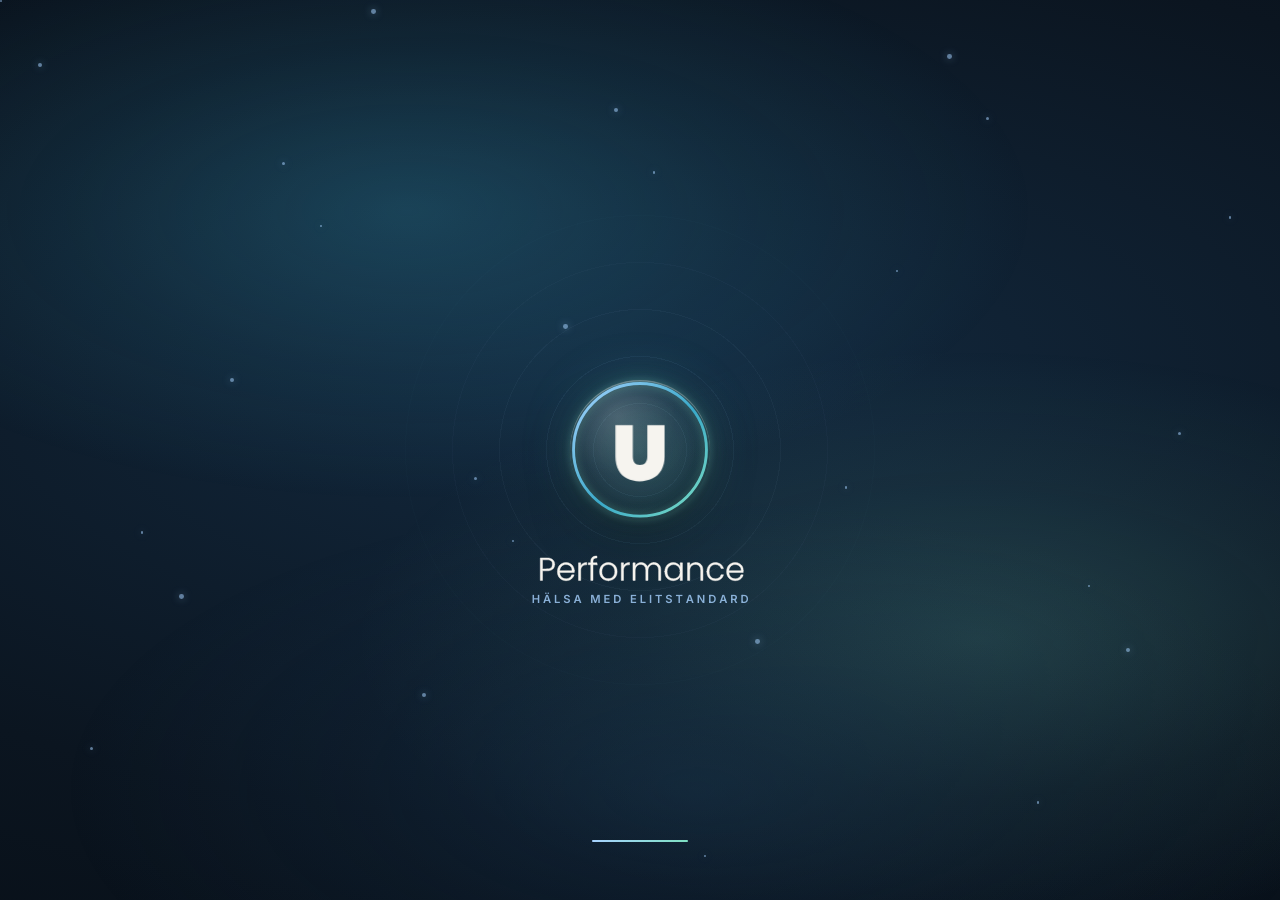
<file: app.html>
<!doctype html>
<html lang="sv">
<head>
<meta charset="utf-8">
<meta name="viewport" content="width=device-width, initial-scale=1, viewport-fit=cover">
<meta name="robots" content="noindex">
<meta name="theme-color" content="#0b1520">
<meta name="apple-mobile-web-app-capable" content="yes">
<meta name="apple-mobile-web-app-status-bar-style" content="black-translucent">
<title>Uperformance – Hälsoappen</title>
<meta name="description" content="Prototyp av Uperformances hälsoapp: profil på fem frågor, kroppskarta i 3D, dagsform, belastning och screening. Exempeldata.">
<link rel="icon" href="favicon.png" type="image/png">
<link rel="preconnect" href="https://fonts.googleapis.com">
<link rel="preconnect" href="https://fonts.gstatic.com" crossorigin>
<link rel="stylesheet" href="https://fonts.googleapis.com/css2?family=Inter:wght@400;500;600;700;800&family=Poppins:wght@300;400;500;600;700&family=Manrope:wght@400;500;600;700;800&display=swap">
<link rel="stylesheet" href="app.css?v=11">
<link rel="stylesheet" href="css/ls/app.css?v=2">
<link rel="stylesheet" href="css/system.css?v=13">
<link rel="stylesheet" href="css/ls/system.css?v=2">
<link rel="stylesheet" href="css/intro.css?v=16">
<link rel="stylesheet" href="css/ls/intro.css?v=2">
<link rel="stylesheet" href="css/idag.css?v=12">
<link rel="stylesheet" href="css/ls/idag.css?v=2">
<link rel="stylesheet" href="css/kroppvy.css?v=12">
<link rel="stylesheet" href="css/ls/kroppvy.css?v=2">
<link rel="stylesheet" href="css/screening.css?v=14">
<link rel="stylesheet" href="css/ls/screening.css?v=2">
<link rel="stylesheet" href="css/jag.css?v=12">
<link rel="stylesheet" href="css/ls/jag.css?v=2">
<link rel="stylesheet" href="css/himmel.css?v=12">
<link rel="stylesheet" href="css/ls/himmel.css?v=2">
<link rel="stylesheet" href="css/sno.css?v=6">
<link rel="stylesheet" href="css/liquid.css?v=24">
<link rel="stylesheet" href="css/ls/liquid.css?v=2">
<link rel="stylesheet" href="css/traning.css?v=4">
<link rel="stylesheet" href="css/ls/traning.css?v=2">
<link rel="stylesheet" href="css/lopp.css?v=7">
<link rel="stylesheet" href="css/ls/lopp.css?v=2">
<link rel="stylesheet" href="css/plan.css?v=6">
<link rel="stylesheet" href="css/ls/plan.css?v=2">
<link rel="stylesheet" href="css/ios18.css?v=22">
<link rel="stylesheet" href="css/ls/ios18.css?v=2">
<link rel="stylesheet" href="css/belon.css?v=2">
<link rel="stylesheet" href="css/ls/belon.css?v=2">
<link rel="stylesheet" href="css/levande.css?v=3">
<link rel="stylesheet" href="css/ls/levande.css?v=2">
<link rel="stylesheet" href="css/skapar.css?v=2">
<link rel="stylesheet" href="css/ls/skapar.css?v=2">
<link rel="stylesheet" href="css/status.css?v=4">
<link rel="stylesheet" href="css/ls/status.css?v=2">
<link rel="stylesheet" href="css/paket.css?v=4">
<link rel="stylesheet" href="css/ls/paket.css?v=2">
<link rel="stylesheet" href="css/bento.css?v=1">
<link rel="stylesheet" href="css/ls/bento.css?v=2">
<link rel="stylesheet" href="css/valkomna.css?v=1">
<link rel="stylesheet" href="css/ls/valkomna.css?v=2">
<link rel="stylesheet" href="css/levande2.css?v=7">
<link rel="stylesheet" href="css/ls/levande2.css?v=2">
<link rel="stylesheet" href="css/vag.css?v=1">
<link rel="stylesheet" href="css/verktyg.css?v=1">
<link rel="stylesheet" href="css/verktyg2.css?v=1">
<link rel="stylesheet" href="css/ls/vag.css?v=2">
<link rel="stylesheet" href="css/landslaget-farg.css?v=2">
<link rel="stylesheet" href="css/landslaget.css?v=10">
<link rel="stylesheet" href="css/landslaget-bg.css?v=4">
<link rel="stylesheet" href="css/landslaget-idag.css?v=11">
<link rel="stylesheet" href="css/imaginecare.css?v=3">
<link rel="stylesheet" href="css/imaginecare2.css?v=6">
<link rel="stylesheet" href="css/kropp2.css?v=7">
<script src="kropp.js?v=16" defer></script>
<script src="app.js?v=101" defer></script>
</head>
<body data-niva="elit">
<svg width="0" height="0" style="position:absolute" aria-hidden="true" focusable="false">
  <defs>
    <linearGradient id="g-ring" x1="0" y1="0" x2="1" y2="1"><stop offset="0" stop-color="#a7d2ff"/><stop offset=".55" stop-color="#3aa9c9"/><stop offset="1" stop-color="#7ee0c3"/></linearGradient>
    <linearGradient id="g-varm" x1="0" y1="0" x2="1" y2="1"><stop offset="0" stop-color="#f0b545"/><stop offset="1" stop-color="#e5674f"/></linearGradient>
    <linearGradient id="g-yta" x1="0" y1="0" x2="0" y2="1"><stop offset="0" stop-color="#7ee0c3" stop-opacity=".35"/><stop offset="1" stop-color="#7ee0c3" stop-opacity="0"/></linearGradient>
  </defs>
  <symbol id="logo" viewBox="0 0 1274.2 395">
    <path fill="none" stroke="currentColor" stroke-width="20" d="M198,10c103.9,0,188,84,188,187.5s-84.1,187.5-188,187.5S10,301,10,197.5,94.1,10,198,10Z"/>
    <path fill="currentColor" d="M177.5,127.8v88.6c0,7.3,1.6,13,4.7,17.3,3.3,4.1,8.4,6.2,15.5,6.2s12.4-2.1,15.8-6.2c3.4-4.3,5.1-10.1,5.1-17.3v-88.6h49.1v88.6c0,14.9-3.1,27.8-9.3,38.4-6.2,10.5-14.7,18.4-25.5,23.8-10.8,5.3-22.9,8-36.2,8s-25.2-2.7-35.5-8c-10.2-5.3-18.2-13.2-24-23.8-5.8-10.5-8.7-23.3-8.7-38.4v-88.6h49.1-.1Z"/>
    <path fill="currentColor" d="M518.7,181.6c0,7.7-2.5,13.9-7.6,18.7-5.1,4.7-12.7,7.1-22.8,7.1h-18.2v38.4h-9v-90h27.2c10,0,17.6,2.4,22.7,7.1,5.1,4.7,7.7,11,7.7,18.8h0ZM488.3,199.6c14.1,0,21.1-6,21.1-18s-1.7-10.6-5-13.6c-3.3-3.1-8.7-4.6-16.1-4.6h-18.2v36.3h18.2ZM597.4,207c0,3.1,0,5.4-.3,7.1h-58.3c.3,5.3,1.5,9.9,3.9,13.6,2.3,3.8,5.4,6.7,9.1,8.6,3.8,1.9,7.9,2.8,12.4,2.8s10.7-1.4,14.7-4.2,6.7-6.7,8-11.5h9.5c-1.7,6.9-5.4,12.5-11.1,16.9-5.6,4.3-12.6,6.4-21.1,6.4s-12.5-1.5-17.8-4.4c-5.2-3-9.4-7.2-12.4-12.6-2.9-5.5-4.4-11.9-4.4-19.2s1.5-13.7,4.4-19.2,7-9.7,12.2-12.6c5.2-2.9,11.2-4.4,17.9-4.4s12.5,1.5,17.5,4.4c5.1,2.9,8.9,6.9,11.6,11.8,2.7,4.9,4.1,10.3,4.1,16.3v.2ZM588.3,206.7c0-5.2-1-9.7-3.2-13.4-2.1-3.7-5.1-6.5-8.9-8.4-3.8-1.9-7.9-2.8-12.4-2.8-6.7,0-12.4,2.1-17.1,6.4-4.7,4.3-7.3,10.3-7.9,18.2h49.5ZM622.9,187.9c2-4.4,5-7.8,9-10.2,4.1-2.4,9.1-3.6,15.1-3.6v9.4h-2.4c-6.5,0-11.8,1.8-15.7,5.3s-5.9,9.4-5.9,17.6v39.3h-9v-70.3h9v12.5h0ZM688.2,183h-16.3v62.7h-9v-62.7h-9.8v-7.6h9.8v-4.9c0-7.6,1.9-13.3,5.8-16.9,3.9-3.6,10.3-5.4,19.1-5.4v7.7c-5.8,0-10,1.1-12.4,3.3-2.3,2.2-3.5,6-3.5,11.2v4.9h16.3v7.6h0ZM733.2,246.7c-6.6,0-12.6-1.5-17.9-4.4-5.2-3-9.4-7.2-12.5-12.6-3-5.5-4.5-11.9-4.5-19.2s1.5-13.6,4.6-19.1,7.3-9.7,12.6-12.6c5.3-3,11.3-4.5,17.9-4.5s12.6,1.5,17.9,4.5c5.4,2.9,9.6,7.1,12.6,12.6,3.1,5.4,4.6,11.8,4.6,19.1s-1.5,13.6-4.6,19.1-7.3,9.7-12.7,12.7c-5.4,2.9-11.4,4.4-18,4.4h0ZM733.2,238.9c4.6,0,8.9-1,12.9-3.1,3.9-2.1,7.1-5.3,9.5-9.5,2.5-4.3,3.7-9.5,3.7-15.7s-1.2-11.4-3.6-15.6c-2.4-4.3-5.6-7.5-9.5-9.5-3.9-2.1-8.2-3.2-12.9-3.2s-8.9,1.1-12.9,3.2c-3.9,2.1-7.1,5.2-9.5,9.5-2.3,4.2-3.5,9.4-3.5,15.6s1.2,11.4,3.5,15.7c2.4,4.2,5.5,7.4,9.4,9.5s8.2,3.1,12.9,3.1h0ZM794,187.9c2-4.4,5-7.8,9-10.2,4.1-2.4,9.1-3.6,15.1-3.6v9.4h-2.4c-6.5,0-11.8,1.8-15.7,5.3s-5.9,9.4-5.9,17.6v39.3h-9v-70.3h9v12.5h0ZM915.3,174.1c8.2,0,14.9,2.6,20.1,7.9,5.2,5.1,7.9,12.7,7.9,22.5v41.2h-8.9v-40.2c0-7.6-1.8-13.5-5.5-17.5s-8.7-6.1-15.1-6.1-11.9,2.2-15.8,6.6c-3.9,4.4-5.9,10.7-5.9,19.1v38.1h-8.9v-40.2c0-7.6-1.8-13.5-5.5-17.5s-8.8-6.1-15.2-6.1-11.9,2.2-15.8,6.6c-3.9,4.4-5.9,10.7-5.9,19.1v38.1h-9v-70.3h9v12.1c2.2-4.4,5.4-7.7,9.5-9.9,4.1-2.3,8.7-3.5,13.8-3.5s11.4,1.5,16,4.4,8,7.2,10,12.9c1.9-5.6,5.1-9.8,9.7-12.7,4.6-3,9.9-4.5,15.7-4.5h-.2ZM959.2,210.4c0-7.2,1.4-13.5,4.2-18.9,2.9-5.5,6.9-9.7,12-12.6,5.1-3,10.9-4.5,17.4-4.5s12.4,1.5,17.3,4.6c4.9,3.1,8.4,7,10.6,11.8v-15.4h9v70.3h-9v-15.6c-2.2,4.8-5.8,8.8-10.7,12-4.8,3.1-10.6,4.6-17.3,4.6s-12.1-1.5-17.3-4.5c-5.1-3-9.1-7.3-12-12.7-2.8-5.5-4.2-11.8-4.2-19.1h0ZM1020.6,210.6c0-5.7-1.2-10.6-3.5-14.9-2.3-4.3-5.5-7.6-9.5-9.9-3.9-2.3-8.3-3.5-13.1-3.5s-9.4,1.1-13.4,3.3c-3.9,2.2-7.1,5.5-9.4,9.8-2.2,4.2-3.3,9.2-3.3,15.1s1.1,10.8,3.3,15.2c2.3,4.3,5.4,7.6,9.4,9.9,3.9,2.2,8.4,3.3,13.4,3.3s9.2-1.2,13.1-3.5c4-2.3,7.2-5.6,9.5-9.9,2.3-4.3,3.5-9.3,3.5-14.9h0ZM1083.1,174.1c8.4,0,15.3,2.6,20.6,7.9,5.3,5.1,8,12.7,8,22.5v41.2h-8.9v-40.2c0-7.6-1.9-13.5-5.8-17.5-3.8-4-9-6.1-15.6-6.1s-12.2,2.1-16.2,6.4c-4,4.3-6.1,10.6-6.1,18.9v38.4h-9v-70.3h9v12c2.2-4.3,5.4-7.6,9.7-9.8,4.2-2.3,9-3.5,14.3-3.5h0ZM1127.5,210.6c0-7.3,1.5-13.6,4.4-19.1s7-9.7,12.1-12.6c5.1-3,11-4.5,17.6-4.5s15.8,2.1,21.4,6.4c5.7,4.3,9.3,10.1,10.9,17.5h-9.7c-1.2-5.1-3.8-9-7.9-11.8-3.9-2.9-8.9-4.4-14.8-4.4s-9,1.1-12.7,3.2c-3.8,2.1-6.8,5.4-9,9.7-2.1,4.2-3.2,9.4-3.2,15.6s1.1,11.4,3.2,15.7c2.2,4.3,5.2,7.5,9,9.7,3.8,2.1,8,3.2,12.7,3.2s10.9-1.4,14.8-4.2c4-2.9,6.7-7,7.9-12.1h9.7c-1.6,7.2-5.3,13-10.9,17.4-5.7,4.4-12.8,6.6-21.4,6.6s-12.5-1.5-17.6-4.4c-5.1-3-9.2-7.2-12.1-12.6-2.9-5.5-4.4-11.9-4.4-19.2h0ZM1274.2,207c0,3.1,0,5.4-.3,7.1h-58.3c.3,5.3,1.5,9.9,3.9,13.6,2.3,3.8,5.4,6.7,9.1,8.6,3.8,1.9,7.9,2.8,12.4,2.8s10.7-1.4,14.7-4.2,6.7-6.7,8-11.5h9.5c-1.7,6.9-5.4,12.5-11.1,16.9-5.6,4.3-12.6,6.4-21.1,6.4s-12.5-1.5-17.8-4.4c-5.2-3-9.4-7.2-12.4-12.6-2.9-5.5-4.4-11.9-4.4-19.2s1.5-13.7,4.4-19.2,7-9.7,12.2-12.6c5.2-2.9,11.2-4.4,17.9-4.4s12.5,1.5,17.5,4.4c5.1,2.9,8.9,6.9,11.6,11.8,2.7,4.9,4.1,10.3,4.1,16.3v.2ZM1265,206.7c0-5.2-1-9.7-3.2-13.4-2.1-3.7-5.1-6.5-8.9-8.4s-7.9-2.8-12.4-2.8c-6.7,0-12.4,2.1-17.1,6.4-4.7,4.3-7.3,10.3-7.9,18.2h49.5Z"/>
  </symbol>
  <!-- Linjeikonerna i SF Symbols-stil (2026-11-18): viewBox 24, linjevikt 1,75 (app.css/liquid.css), rundade ändar, ritade inom 3–21 så att de är optiskt lika stora.
       Fyllda varianter (-fylld) för flikradens valda flik, som i Apples appar. Prickar är små fyllda cirklar (fill="currentColor" stroke="none" vinner över arvet från <use>). -->
  <symbol id="i-hem" viewBox="0 0 24 24"><path d="M3.6 10.6 12 3.9l8.4 6.7"/><path d="M5.9 9V19a1.6 1.6 0 0 0 1.6 1.6h2.9v-4.4a1.6 1.6 0 0 1 3.2 0v4.4h2.9a1.6 1.6 0 0 0 1.6-1.6V9"/></symbol>
  <symbol id="i-hem-fylld" viewBox="0 0 24 24"><path fill="currentColor" stroke="none" d="M12 3.1c.33 0 .66.11.93.33l7.9 6.32a1.05 1.05 0 0 1-1.31 1.64l-.32-.26V19a2.2 2.2 0 0 1-2.2 2.2h-3.2v-4.9a1.8 1.8 0 0 0-3.6 0v4.9H7a2.2 2.2 0 0 1-2.2-2.2v-7.87l-.32.26a1.05 1.05 0 0 1-1.31-1.64l7.9-6.32c.27-.22.6-.33.93-.33z"/></symbol>
  <symbol id="i-kropp" viewBox="0 0 24 24"><circle cx="12" cy="4.6" r="1.9"/><path d="M6.4 8.9c1.9.7 3.7 1 5.6 1s3.7-.3 5.6-1M12 9.9v4.7M12 14.6l-2.7 6M12 14.6l2.7 6"/></symbol>
  <symbol id="i-kropp-fylld" viewBox="0 0 24 24"><circle fill="currentColor" stroke="none" cx="12" cy="4.5" r="2.35"/><path fill="currentColor" stroke="none" d="M6.7 7.85c1.8.62 3.55.9 5.3.9s3.5-.28 5.3-.9a1.15 1.15 0 0 1 .75 2.18c-.95.32-1.9.57-2.85.74v3.4l2.2 5.9a1.3 1.3 0 0 1-2.43.92L12 16.05l-2.97 4.94a1.3 1.3 0 0 1-2.43-.92l2.2-5.9v-3.4c-.95-.17-1.9-.42-2.85-.74a1.15 1.15 0 0 1 .75-2.18z"/></symbol>
  <symbol id="i-plus" viewBox="0 0 24 24"><path d="M12 5v14M5 12h14"/></symbol>
  <symbol id="i-screen" viewBox="0 0 24 24"><rect x="3.4" y="4.6" width="17.2" height="14.8" rx="3.6"/><path d="M6.6 12.4h2.1l1.4-3.1 2.4 6 1.6-4 .9 1.1h2.4"/></symbol>
  <symbol id="i-screen-fylld" viewBox="0 0 24 24"><mask id="m-screen" maskUnits="userSpaceOnUse" x="0" y="0" width="24" height="24"><rect width="24" height="24" fill="#fff"/><path d="M6.6 12.4h2.1l1.4-3.1 2.4 6 1.6-4 .9 1.1h2.4" fill="none" stroke="#000" stroke-width="1.9" stroke-linecap="round" stroke-linejoin="round"/></mask><rect fill="currentColor" stroke="none" mask="url(#m-screen)" x="2.6" y="3.8" width="18.8" height="16.4" rx="4.3"/></symbol>
  <symbol id="i-jag" viewBox="0 0 24 24"><circle cx="12" cy="7.9" r="3.7"/><path d="M4.9 20.1c.55-3.5 3.45-5.6 7.1-5.6s6.55 2.1 7.1 5.6"/></symbol>
  <symbol id="i-jag-fylld" viewBox="0 0 24 24"><circle fill="currentColor" stroke="none" cx="12" cy="7.8" r="4.3"/><path fill="currentColor" stroke="none" d="M12 13.6c4.05 0 7.4 2.35 7.95 6.05.1.75-.47 1.35-1.22 1.35H5.27c-.75 0-1.32-.6-1.22-1.35.55-3.7 3.9-6.05 7.95-6.05z"/></symbol>
  <symbol id="i-pil" viewBox="0 0 24 24"><path d="M4.8 12h14.4M13.6 6.2l5.8 5.8-5.8 5.8"/></symbol>
  <symbol id="i-bak" viewBox="0 0 24 24"><path d="M14.8 5.2 8 12l6.8 6.8"/></symbol>
  <symbol id="i-hoger" viewBox="0 0 24 24"><path d="M9.2 5.2 16 12l-6.8 6.8"/></symbol>
  <symbol id="i-bock" viewBox="0 0 24 24"><path d="M5.2 12.6 9.6 17l9.2-10"/></symbol>
  <symbol id="i-stang" viewBox="0 0 24 24"><path d="M6.6 6.6l10.8 10.8M17.4 6.6 6.6 17.4"/></symbol>
  <symbol id="i-las" viewBox="0 0 24 24"><rect x="5" y="10.4" width="14" height="10.2" rx="2.6"/><path d="M8.4 10.4V7.6a3.6 3.6 0 0 1 7.2 0v2.8"/><circle fill="currentColor" stroke="none" cx="12" cy="15.5" r="1.25"/></symbol>
  <symbol id="i-info" viewBox="0 0 24 24"><circle cx="12" cy="12" r="8.8"/><path d="M12 11v5.4"/><circle fill="currentColor" stroke="none" cx="12" cy="7.9" r="1.15"/></symbol>
  <symbol id="i-sol" viewBox="0 0 24 24"><circle cx="12" cy="12" r="3.7"/><path d="M12 3v1.8M12 19.2V21M3 12h1.8M19.2 12H21M5.64 5.64l1.27 1.27M17.09 17.09l1.27 1.27M5.64 18.36l1.27-1.27M17.09 6.91l1.27-1.27"/></symbol>
  <symbol id="i-mane" viewBox="0 0 24 24"><path d="M19.9 14.6A8.2 8.2 0 1 1 9.4 4.1a6.7 6.7 0 0 0 10.5 10.5z"/></symbol>
  <symbol id="i-hjarta" viewBox="0 0 24 24"><path d="M12 19.9c-.3 0-8.3-4.6-8.3-10.3C3.7 7.1 5.6 5.2 8 5.2c1.75 0 3.2 1 4 2.5.8-1.5 2.25-2.5 4-2.5 2.4 0 4.3 1.9 4.3 4.4 0 5.7-8 10.3-8.3 10.3z"/></symbol>
  <symbol id="i-puls" viewBox="0 0 24 24"><path d="M3 12.2h3.6l2-4.6 3.4 9.2 2.4-6.4 1.5 1.8H21"/></symbol>
  <symbol id="i-blixt" viewBox="0 0 24 24"><path d="M13.4 3 5.6 13.1h5.8l-.9 7.9 7.9-10.2h-5.9z"/></symbol>
  <symbol id="i-sno" viewBox="0 0 24 24"><path d="M12 2.8v18.4M4 7.4l16 9.2M4 16.6l16-9.2M9.4 4.6 12 7.2l2.6-2.6M9.4 19.4 12 16.8l2.6 2.6M4.3 10.6l3.5.9-.9-3.5M19.7 13.4l-3.5-.9.9 3.5M4.3 13.4l3.5-.9-.9 3.5M19.7 10.6l-3.5.9.9-3.5"/></symbol><symbol id="i-droppe" viewBox="0 0 24 24"><path d="M12 20.9a6.4 6.4 0 0 0 6.4-6.4c0-4-6.4-11.2-6.4-11.2S5.6 10.5 5.6 14.5a6.4 6.4 0 0 0 6.4 6.4z"/></symbol>
  <symbol id="i-vag" viewBox="0 0 24 24"><path d="M3 9.3c2.25-1.9 4.25-1.9 6.5 0s4.25 1.9 6.5 0 3.5-1.6 5-.8M3 15.3c2.25-1.9 4.25-1.9 6.5 0s4.25 1.9 6.5 0 3.5-1.6 5-.8"/></symbol>
  <symbol id="i-batteri" viewBox="0 0 24 24"><rect x="2.9" y="7.4" width="16.2" height="9.2" rx="2.7"/><path d="M21.2 10.6v2.8"/><rect fill="currentColor" stroke="none" x="5.2" y="9.7" width="6.6" height="4.6" rx="1.2"/></symbol>
  <symbol id="i-leende" viewBox="0 0 24 24"><circle cx="12" cy="12" r="8.8"/><path d="M8.5 14.3c.9 1.3 2.1 2 3.5 2s2.6-.7 3.5-2"/><circle fill="currentColor" stroke="none" cx="9.2" cy="9.8" r="1.15"/><circle fill="currentColor" stroke="none" cx="14.8" cy="9.8" r="1.15"/></symbol>
  <symbol id="i-sko" viewBox="0 0 24 24"><path d="M3.2 16.2V9.4c0-.5.45-.85.93-.73l3.07.78 1.6-2.4c.3-.45.95-.53 1.35-.17l3.25 2.9a11.5 11.5 0 0 0 6.6 2.9c.6.06 1 .55 1 1.15v2.37a1.6 1.6 0 0 1-1.6 1.6H4.8a1.6 1.6 0 0 1-1.6-1.6z"/><path d="M3.2 14.2h17.8M11 9.8l-1.3 1.4M13.4 11.6l-1.2 1.3"/></symbol>
  <symbol id="i-hantel" viewBox="0 0 24 24"><rect x="5.2" y="6.4" width="2.8" height="11.2" rx="1.3"/><rect x="16" y="6.4" width="2.8" height="11.2" rx="1.3"/><path d="M3 9.6v4.8M21 9.6v4.8M8 12h8"/></symbol>
  <symbol id="i-balans" viewBox="0 0 24 24"><circle cx="12" cy="4.6" r="1.9"/><path d="M4 9.9l8 1.3 8-1.3M12 11.2v3.4M12 14.6l-3 6M12 14.6l2.4 2.9 3.1-.9"/></symbol>
  <symbol id="i-rorlighet" viewBox="0 0 24 24"><circle cx="14.8" cy="4.6" r="1.9"/><path d="M13.9 8.4 9.4 10.9l-3.6-.9M13.9 8.4l1.4 4.9 4 1.4M15.3 13.3l-4.1 7.1M9.4 10.9l-1.8 4.2-3 .6"/></symbol>
  <symbol id="i-varning" viewBox="0 0 24 24"><path d="M10.35 4.4 3.1 17.3A1.9 1.9 0 0 0 4.75 20.1h14.5a1.9 1.9 0 0 0 1.65-2.8L13.65 4.4a1.9 1.9 0 0 0-3.3 0z"/><path d="M12 9.4v4.6"/><circle fill="currentColor" stroke="none" cx="12" cy="16.9" r="1.15"/></symbol>
  <symbol id="i-skold" viewBox="0 0 24 24"><path d="M12 3.2 5.2 5.8v5.5c0 4.3 2.8 7.9 6.8 9.3 4-1.4 6.8-5 6.8-9.3V5.8z"/><path d="M8.9 12.1l2.2 2.2 4-4.3"/></symbol>
  <symbol id="i-plaster" viewBox="0 0 24 24"><rect x="2.9" y="8.3" width="18.2" height="7.4" rx="3.7" transform="rotate(-45 12 12)"/><path d="M9.6 9.6l4.8 4.8"/><circle fill="currentColor" stroke="none" cx="11" cy="13" r=".85"/><circle fill="currentColor" stroke="none" cx="13" cy="11" r=".85"/></symbol>
  <symbol id="i-kalender" viewBox="0 0 24 24"><rect x="3.6" y="5" width="16.8" height="15.6" rx="3.2"/><path d="M8 3.2v3.4M16 3.2v3.4M3.6 9.8h16.8"/><circle fill="currentColor" stroke="none" cx="8.2" cy="13.6" r="1.05"/><circle fill="currentColor" stroke="none" cx="12" cy="13.6" r="1.05"/><circle fill="currentColor" stroke="none" cx="15.8" cy="13.6" r="1.05"/><circle fill="currentColor" stroke="none" cx="8.2" cy="17" r="1.05"/><circle fill="currentColor" stroke="none" cx="12" cy="17" r="1.05"/></symbol>
  <symbol id="i-dokument" viewBox="0 0 24 24"><path d="M13.8 3.2H7.6A2.4 2.4 0 0 0 5.2 5.6v12.8a2.4 2.4 0 0 0 2.4 2.4h8.8a2.4 2.4 0 0 0 2.4-2.4V8.2z"/><path d="M13.8 3.2v3.6a1.4 1.4 0 0 0 1.4 1.4h3.6M8.8 12.6h6.4M8.8 16.2h4.2"/></symbol>
  <symbol id="i-lunga" viewBox="0 0 24 24"><path d="M12 3.6v7.6M12 9c-.9 1.4-1.9 2-3.2 2.1M12 9c.9 1.4 1.9 2 3.2 2.1"/><path d="M8.4 7.4C5.9 7.6 4 11.1 4 15.4c0 2.7 1.1 4.6 3.1 4.6 1.9 0 3-1.4 3-3.4v-6.2M15.6 7.4c2.5.2 4.4 3.7 4.4 8 0 2.7-1.1 4.6-3.1 4.6-1.9 0-3-1.4-3-3.4v-6.2"/></symbol>
  <symbol id="i-provror" viewBox="0 0 24 24"><path d="M8.6 3.4h6.8M10 3.4v13.4a2 2 0 0 0 4 0V3.4M10 11.4h4"/></symbol>
  <symbol id="i-matt" viewBox="0 0 24 24"><rect x="3" y="7.4" width="18" height="9.2" rx="2.4"/><path d="M7 7.4v2.8M10.3 7.4v4.2M13.7 7.4v2.8M17 7.4v4.2"/></symbol>
  <symbol id="i-hjarna" viewBox="0 0 24 24"><path d="M12 5.6a2.9 2.9 0 0 0-5.3 1.4A3 3 0 0 0 4.9 12a3 3 0 0 0 1.8 4.6A2.9 2.9 0 0 0 12 18.4zM12 5.6a2.9 2.9 0 0 1 5.3 1.4 3 3 0 0 1 1.8 5 3 3 0 0 1-1.8 4.6 2.9 2.9 0 0 1-5.3 1.8"/><path d="M12 5.6v12.8M8.4 10.6c.9 0 1.7.5 2 1.3M15.6 10.6c-.9 0-1.7.5-2 1.3"/></symbol>
  <symbol id="i-stjarna" viewBox="0 0 24 24"><path d="M12 3.6l2.5 5.2 5.7.8-4.1 4 1 5.6L12 16.5l-5.1 2.7 1-5.6-4.1-4 5.7-.8z"/></symbol>
  <symbol id="i-mal" viewBox="0 0 24 24"><circle cx="12" cy="12" r="8.8"/><circle cx="12" cy="12" r="5"/><circle fill="currentColor" stroke="none" cx="12" cy="12" r="1.5"/></symbol>
  <symbol id="i-trend" viewBox="0 0 24 24"><path d="M3.6 16.8l5.4-5.4 3.9 3.9 7.5-7.5M15 7.8h5.4v5.4"/></symbol>
  <symbol id="i-team" viewBox="0 0 24 24"><circle cx="9.2" cy="8.2" r="3.1"/><path d="M3.4 19.6c.55-3.1 2.9-5 5.8-5s5.25 1.9 5.8 5M15.6 5.3a3 3 0 0 1 0 5.8M17.4 14.8c1.8.6 2.9 2.2 3.3 4.8"/></symbol>
  <symbol id="i-gnista" viewBox="0 0 24 24"><path d="M11 4.2l1.6 4.6 4.6 1.6-4.6 1.6L11 16.6l-1.6-4.6-4.6-1.6 4.6-1.6z"/><path d="M17.8 14.4l.8 2.2 2.2.8-2.2.8-.8 2.2-.8-2.2-2.2-.8 2.2-.8z"/></symbol>
  <symbol id="i-uppdatera" viewBox="0 0 24 24"><path d="M19.6 12.2a7.6 7.6 0 1 1-2.3-5.5L19.6 9"/><path d="M19.6 4.4V9H15"/></symbol>
  <symbol id="i-klocka" viewBox="0 0 24 24"><circle cx="12" cy="12" r="8.8"/><path d="M12 7.2V12l3.2 1.9"/></symbol>
  <symbol id="i-timglas" viewBox="0 0 24 24"><path d="M6.8 3.4h10.4M6.8 20.6h10.4M8 3.4c0 4 8 4.9 8 8.6s-8 4.6-8 8.6M16 3.4c0 4-8 4.9-8 8.6s8 4.6 8 8.6"/></symbol>
  <symbol id="i-plats" viewBox="0 0 24 24"><path d="M12 20.8s-6.4-5.5-6.4-10.8a6.4 6.4 0 0 1 12.8 0c0 5.3-6.4 10.8-6.4 10.8z"/><circle cx="12" cy="10" r="2.3"/></symbol>
  <symbol id="i-boll" viewBox="0 0 24 24"><circle cx="12" cy="12" r="8.8"/><path d="M12 7.6l3.7 2.7-1.4 4.3H9.7l-1.4-4.3zM12 3.2v4.4M20.4 9.6l-4.7.7M17.2 19.1l-2.9-4.5M6.8 19.1l2.9-4.5M3.6 9.6l4.7.7"/></symbol>
  <symbol id="i-spela" viewBox="0 0 24 24"><path fill="currentColor" stroke="none" d="M8 5.6v12.8a1.1 1.1 0 0 0 1.66.94l10.2-6.4a1.1 1.1 0 0 0 0-1.88L9.66 4.66A1.1 1.1 0 0 0 8 5.6z"/></symbol>
  <symbol id="i-flamma" viewBox="0 0 24 24"><path fill="currentColor" stroke="none" d="M12.6 2.4c.3 3.1-1.4 4.9-3 6.6C8 10.7 6.4 12.4 6.4 15.2A5.6 5.6 0 0 0 12 20.8a5.6 5.6 0 0 0 5.6-5.6c0-2.3-1.1-4.1-2.2-5.4-.2 1.4-.9 2.5-2 3 .5-3.3-.1-7-.8-10.4zM12 19a2.6 2.6 0 0 1-2.6-2.6c0-1.6 1.2-2.5 2.2-3.6.3 1.2 1.2 1.9 2 2.3.6.4 1 .9 1 1.6A2.6 2.6 0 0 1 12 19z"/></symbol>
  <symbol id="i-skidor" viewBox="0 0 24 24"><circle cx="14.6" cy="4.4" r="1.8"/><path d="M13.2 7.4 9.6 11.2l3.4 2.4-1.6 4.4M13.2 7.4l2.2 3.4 3.2.6M9.6 11.2l-3.3.9M3 19.2l16.5-3.4M4.4 21.2l16-3.2M18.6 6.4 16 19.6"/></symbol>
</svg>

<div class="app" id="app">
  <div class="bakgrund" aria-hidden="true"><i class="fl fl-1"></i><i class="fl fl-2"></i><i class="fl fl-3"></i><i class="korn"></i></div>
  <!-- 3D-kroppen lever här och flyttas in i den plats ([data-kropp-plats]) som vyn har -->
  <div class="sno-lager" id="sno" aria-hidden="true"></div>
  <div class="kropp-scen" id="kropp-scen" aria-label="Din kropp i 3D – tryck där du har ont" role="img"></div>
  <div class="skarm-lager" id="skarm"></div>
  <div class="kompakt-topp" id="kompakt" aria-hidden="true"></div>
  <nav class="flikrad" id="flikrad" aria-label="Huvudmeny" hidden>
    <div class="flik-kapsel">
      <span class="flik-markor" aria-hidden="true"></span>
      <button type="button" data-flik="idag"><svg class="ik-linje" aria-hidden="true"><use href="#i-hem"/></svg><svg class="ik-fylld" aria-hidden="true"><use href="#i-hem-fylld"/></svg><span>Idag</span></button>
      <button type="button" data-flik="kropp"><svg class="ik-linje" aria-hidden="true"><use href="#i-kropp"/></svg><svg class="ik-fylld" aria-hidden="true"><use href="#i-kropp-fylld"/></svg><span>Kropp</span></button>
      <button type="button" class="flik-plus" data-logga aria-label="Logga"><span class="plus-glas" aria-hidden="true"><i></i></span><svg aria-hidden="true"><use href="#i-plus"/></svg></button>
      <button type="button" data-flik="screening"><svg class="ik-linje" aria-hidden="true"><use href="#i-screen"/></svg><svg class="ik-fylld" aria-hidden="true"><use href="#i-screen-fylld"/></svg><span>Screening</span></button>
      <button type="button" data-flik="jag"><svg class="ik-linje" aria-hidden="true"><use href="#i-jag"/></svg><svg class="ik-fylld" aria-hidden="true"><use href="#i-jag-fylld"/></svg><span>Jag</span></button>
    </div>
  </nav>
  <div class="ark-lager" id="ark" hidden><div class="ark-sloja" data-stang-ark></div><section class="ark" role="dialog" aria-modal="true"><div class="ark-handtag" aria-hidden="true"></div><div class="ark-innehall"></div></section></div>
  <div class="toast" id="toast" role="status" aria-live="polite"></div>
</div>
</body>
</html>
</file>
<file: app.css>
/* Uperformance – hälsoappen (prototyp). Mobil först (iPhone 402 × 874).
   Två designlägen på <body data-niva>: "elit" (mörkt glas, neon i mint/is, tätare data) och "motionar" (ljust ben, navy, mjuka kort).
   Avsnitt: 01 tokens · 02 grund · 03 bakgrund · 04 skärmar och övergångar · 05 komponenter · 06 intro (splash) · 07 välkommen
   · 08 frågorna · 09 nivåvalet · 10 skapar profil · 11 hem och flikraden · 12 vyerna · 13 arket · 14 kroppen · 15 minskad rörelse */

/* ---- 01 tokens ---- */
:root {
  --ink: #0b1520; --ink-2: #122130; --ink-3: #1b2f44; --navy: #183653; --ben: #f6f4ef;
  --accent: #7ee0c3; --accent-djup: #0f6e57; --is: #a7d2ff; --petrol: #3aa9c9; --gul: #f0b545; --rod: #e5674f;
  --font-rubrik: 'Poppins', ui-sans-serif, system-ui, -apple-system, 'Segoe UI', sans-serif;
  --font-brod: 'Manrope', ui-sans-serif, system-ui, -apple-system, 'Segoe UI', sans-serif;
  --mjuk: cubic-bezier(.22, 1, .36, 1); --fjader: cubic-bezier(.34, 1.4, .5, 1); --glid: cubic-bezier(.32, .72, 0, 1);
  --topp: max(env(safe-area-inset-top, 0px), 54px); --botten: max(env(safe-area-inset-bottom, 0px), 18px);
  --sida: 20px; --radie: 24px;
}
body[data-niva="elit"] {
  --bg: #0b1520; --bg-2: #0e1b29; --yta: rgba(246, 244, 239, .055); --yta-2: rgba(246, 244, 239, .09); --yta-tat: #13212f;
  --text: #f6f4ef; --text-2: rgba(246, 244, 239, .74); --text-3: rgba(246, 244, 239, .56);
  --kant: rgba(246, 244, 239, .1); --kant-2: rgba(246, 244, 239, .18); --accent-text: #7ee0c3; --is-text: #a7d2ff;
  --gul-text: #f6c96b; --rod-text: #ff9a86; --skugga: 0 20px 50px -28px rgba(0, 0, 0, .8);
  --kort-glans: linear-gradient(160deg, rgba(246, 244, 239, .09), rgba(246, 244, 239, .02) 42%, rgba(126, 224, 195, .03));
  --knapp-text: #0b1520; --spar: rgba(246, 244, 239, .1); color-scheme: dark;
}
body[data-niva="motionar"] {
  --bg: #f6f4ef; --bg-2: #efebe3; --yta: #ffffff; --yta-2: #f7f5f0; --yta-tat: #ffffff;
  --text: #0b1520; --text-2: #465260; --text-3: #5f6a76;
  --kant: rgba(11, 21, 32, .07); --kant-2: rgba(11, 21, 32, .14); --accent-text: #0f6e57; --is-text: #1d5f9e;
  --gul-text: #7f5500; --rod-text: #9c2f1c; --skugga: 0 1px 2px rgba(11, 21, 32, .04), 0 18px 40px -24px rgba(24, 54, 83, .28);
  --kort-glans: linear-gradient(160deg, #fff, #fcfbf8);
  --knapp-text: #0b1520; --spar: rgba(11, 21, 32, .07); color-scheme: light;
}

/* ---- 02 grund ---- */
*, *::before, *::after { box-sizing: border-box; }
html, body { margin: 0; height: 100%; overflow: hidden; background: var(--bg); }
body { font: 500 15px/1.45 var(--font-brod); color: var(--text); -webkit-font-smoothing: antialiased; -webkit-tap-highlight-color: transparent;
  transition: background-color .6s var(--mjuk), color .6s var(--mjuk); overscroll-behavior: none; }
button { font: inherit; color: inherit; background: none; border: 0; padding: 0; cursor: pointer; }
input, select { font: inherit; color: inherit; }
svg { width: 1em; height: 1em; }
svg use { fill: none; stroke: currentColor; stroke-width: 1.8; stroke-linecap: round; stroke-linejoin: round; }
h1, h2, h3, h4 { margin: 0; font-family: var(--font-rubrik); font-weight: 600; letter-spacing: -.025em; text-wrap: balance; }
p { margin: 0; text-wrap: pretty; }
:focus-visible { outline: 2px solid var(--accent); outline-offset: 3px; border-radius: 12px; }
.sr { position: absolute; width: 1px; height: 1px; overflow: hidden; clip: rect(0 0 0 0); white-space: nowrap; }
.tal { font-variant-numeric: tabular-nums; }

/* ---- 03 bakgrund: stilla sken + korn (målas en gång) ---- */
.app { position: fixed; inset: 0; overflow: hidden; isolation: isolate; }
.bakgrund { position: absolute; inset: 0; z-index: -1; pointer-events: none; transition: opacity .6s; }
.bakgrund .fl { position: absolute; border-radius: 50%; filter: blur(60px); opacity: .55; transition: background .8s var(--mjuk), opacity .8s; }
.fl-1 { width: 340px; height: 340px; left: -140px; top: -90px; background: radial-gradient(circle, rgba(24, 54, 83, .95), transparent 70%); }
.fl-2 { width: 300px; height: 300px; right: -150px; top: 32%; background: radial-gradient(circle, rgba(58, 169, 201, .45), transparent 70%); }
.fl-3 { width: 360px; height: 360px; left: -80px; bottom: -160px; background: radial-gradient(circle, rgba(126, 224, 195, .32), transparent 70%); }
body[data-niva="motionar"] .fl { opacity: .7; }
body[data-niva="motionar"] .fl-1 { background: radial-gradient(circle, rgba(167, 210, 255, .55), transparent 70%); }
body[data-niva="motionar"] .fl-2 { background: radial-gradient(circle, rgba(126, 224, 195, .4), transparent 70%); }
body[data-niva="motionar"] .fl-3 { background: radial-gradient(circle, rgba(240, 181, 69, .16), transparent 70%); }
.korn { position: absolute; inset: 0; opacity: .05; background-image: url("data:image/svg+xml,%3Csvg xmlns='http://www.w3.org/2000/svg' width='160' height='160'%3E%3Cfilter id='n'%3E%3CfeTurbulence type='fractalNoise' baseFrequency='.9' numOctaves='2' stitchTiles='stitch'/%3E%3C/filter%3E%3Crect width='100%25' height='100%25' filter='url(%23n)'/%3E%3C/svg%3E"); }

/* ---- 04 skärmar och övergångar ---- */
.skarm-lager { position: absolute; inset: 0; }
.skarm { position: absolute; inset: 0; overflow-y: auto; overflow-x: hidden; scrollbar-width: none; -webkit-overflow-scrolling: touch;
  padding: calc(var(--topp) + 8px) var(--sida) calc(var(--botten) + 24px); }
.skarm::-webkit-scrollbar { display: none; }
.skarm.med-flikrad { padding-bottom: calc(var(--botten) + 104px); }
.skarm[data-in="fram"] { animation: in-fram .52s var(--mjuk) both; }
.skarm[data-in="bak"] { animation: in-bak .52s var(--mjuk) both; }
.skarm[data-in="tona"] { animation: in-tona .6s var(--mjuk) both; }
.skarm[data-ut="fram"] { animation: ut-fram .42s var(--mjuk) both; pointer-events: none; }
.skarm[data-ut="bak"] { animation: ut-bak .42s var(--mjuk) both; pointer-events: none; }
.skarm[data-ut="tona"] { animation: ut-tona .4s var(--mjuk) both; pointer-events: none; }
@keyframes in-fram { from { transform: translateX(42px); opacity: 0; } }
@keyframes in-bak { from { transform: translateX(-42px); opacity: 0; } }
@keyframes in-tona { from { transform: scale(.985); opacity: 0; } }
@keyframes ut-fram { to { transform: translateX(-36px); opacity: 0; } }
@keyframes ut-bak { to { transform: translateX(36px); opacity: 0; } }
@keyframes ut-tona { to { opacity: 0; transform: scale(1.01); } }
/* delarna i en vy kommer in i tur och ordning (--i) – en gång när vyn visas */
.in { animation: in-upp .7s var(--mjuk) both; animation-delay: calc(var(--i, 0) * 55ms + 80ms); }
@keyframes in-upp { from { opacity: 0; transform: translateY(16px); } }

/* temabytet: en rund våg från knappen man tryckte på (View Transitions) */
::view-transition-old(root) { animation: none; }
::view-transition-new(root) { animation: vag .9s var(--glid) both; }
@keyframes vag { from { clip-path: circle(0 at var(--vx, 50%) var(--vy, 50%)); } to { clip-path: circle(150% at var(--vx, 50%) var(--vy, 50%)); } }

/* ---- 05 komponenter ---- */
.ogon { display: inline-flex; align-items: center; gap: 8px; font: 700 .68rem/1 var(--font-rubrik); letter-spacing: .16em; text-transform: uppercase; color: var(--accent-text); }
.ogon::before { content: ''; width: 18px; height: 2px; border-radius: 2px; background: linear-gradient(90deg, var(--is), var(--accent)); }
.ogon.utan::before { display: none; }
.kort { position: relative; border-radius: var(--radie); padding: 18px; background: var(--kort-glans), var(--yta); border: 1px solid var(--kant);
  box-shadow: var(--skugga); transition: background .6s, border-color .6s, box-shadow .6s, transform .25s var(--mjuk); }
body[data-niva="elit"] .kort { -webkit-backdrop-filter: blur(16px) saturate(1.3); backdrop-filter: blur(16px) saturate(1.3); }
body[data-niva="elit"] .kort::before { content: ''; position: absolute; inset: 0; border-radius: inherit; pointer-events: none;
  background: linear-gradient(180deg, rgba(246, 244, 239, .09), transparent 30%); mask: linear-gradient(#000, transparent 60%); }
button.kort, a.kort { text-align: left; display: block; width: 100%; color: inherit; text-decoration: none; }
button.kort:active, .tryck:active { transform: scale(.975); }
.kort-rubrik { display: flex; align-items: center; justify-content: space-between; gap: 10px; margin-bottom: 12px; }
.kort-rubrik h3 { font-size: 1rem; }
.kort-rubrik .mer { display: inline-flex; align-items: center; gap: 2px; font-size: .78rem; font-weight: 700; color: var(--accent-text); }
.kort-rubrik .mer svg { width: 14px; height: 14px; }
.liten { font-size: .8rem; color: var(--text-3); }
.dampad { color: var(--text-2); }
.rad { display: flex; align-items: center; gap: 12px; }
.rutnat-2 { display: grid; grid-template-columns: 1fr 1fr; gap: 12px; }
.stapel-luft > * + * { margin-top: 14px; }

.knapp { position: relative; display: inline-flex; align-items: center; justify-content: center; gap: 10px; min-height: 56px; padding: 0 26px;
  border-radius: 999px; font: 600 1rem/1 var(--font-rubrik); letter-spacing: -.01em; transition: transform .18s var(--mjuk), box-shadow .3s, opacity .3s, background .3s; }
.knapp:active { transform: scale(.965); }
.knapp svg { width: 20px; height: 20px; }
.knapp-primar { background: linear-gradient(180deg, #9ce9d3, var(--accent)); color: var(--knapp-text);
  box-shadow: 0 1px 0 rgba(255, 255, 255, .6) inset, 0 12px 30px -10px rgba(126, 224, 195, .7); overflow: hidden; }
.knapp-primar::after { content: ''; position: absolute; inset: 0; background: linear-gradient(105deg, transparent 35%, rgba(255, 255, 255, .55) 50%, transparent 65%);
  transform: translateX(-120%); animation: glans 3.6s var(--mjuk) 1.2s infinite; }
@keyframes glans { 0%, 60% { transform: translateX(-120%); } 100% { transform: translateX(120%); } }
.knapp-primar[disabled] { opacity: .35; box-shadow: none; pointer-events: none; }
.knapp-primar[disabled]::after { display: none; }
.knapp-sek { background: var(--yta-2); border: 1px solid var(--kant); color: var(--text); }
.knapp-text { min-height: 44px; padding: 0 12px; color: var(--text-2); font-weight: 600; font-family: var(--font-brod); }
.knapp-bred { width: 100%; }
.ikonknapp { display: grid; place-items: center; width: 42px; height: 42px; border-radius: 50%; background: var(--yta-2); border: 1px solid var(--kant); color: var(--text); flex: none; }
.ikonknapp svg { width: 20px; height: 20px; }
.ikonknapp:active { transform: scale(.92); }

.chip { display: inline-flex; align-items: center; gap: 6px; min-height: 30px; padding: 0 12px; border-radius: 999px; font-size: .78rem; font-weight: 700;
  background: var(--yta-2); border: 1px solid var(--kant); color: var(--text-2); white-space: nowrap; }
.chip svg { width: 14px; height: 14px; }
.chip[data-ton="ok"] { color: var(--accent-text); background: rgba(126, 224, 195, .12); border-color: rgba(126, 224, 195, .3); }
.chip[data-ton="gul"] { color: var(--gul-text); background: rgba(240, 181, 69, .13); border-color: rgba(240, 181, 69, .32); }
.chip[data-ton="rod"] { color: var(--rod-text); background: rgba(229, 103, 79, .12); border-color: rgba(229, 103, 79, .3); }
.chip[data-ton="is"] { color: var(--is-text); background: rgba(167, 210, 255, .12); border-color: rgba(167, 210, 255, .3); }
.chip-val { min-height: 44px; padding: 0 16px; font-size: .88rem; transition: background .25s, color .25s, border-color .25s, transform .18s var(--mjuk); }
.chip-val:active { transform: scale(.95); }
.chip-val[aria-pressed="true"] { background: var(--accent); color: #0b1520; border-color: transparent; box-shadow: 0 8px 22px -12px rgba(126, 224, 195, .9); }

.ring { position: relative; display: grid; place-items: center; flex: none; }
.ring svg { width: 100%; height: 100%; transform: rotate(-90deg); overflow: visible; }
.ring circle { fill: none; stroke-linecap: round; }
.ring .spar { stroke: var(--spar); }
.ring .bage { stroke: url(#g-ring); transition: stroke-dashoffset 1.4s var(--mjuk); filter: drop-shadow(0 0 6px rgba(126, 224, 195, .35)); }
body[data-niva="motionar"] .ring .bage { filter: none; }
.ring .varde { position: absolute; inset: 0; display: grid; place-content: center; text-align: center; }
.ring .varde b { font: 600 2.4rem/1 var(--font-rubrik); letter-spacing: -.04em; }
.ring .varde small { font-size: .72rem; font-weight: 700; color: var(--text-3); letter-spacing: .08em; text-transform: uppercase; margin-top: 4px; }

.matare { height: 8px; border-radius: 99px; background: var(--spar); overflow: hidden; }
.matare > i { display: block; height: 100%; width: var(--v, 0%); border-radius: inherit; background: linear-gradient(90deg, var(--is), var(--accent));
  transform-origin: left; animation: vax 1.2s var(--mjuk) both .2s; }
.matare[data-ton="gul"] > i { background: linear-gradient(90deg, var(--gul), #f6c96b); }
.matare[data-ton="rod"] > i { background: linear-gradient(90deg, var(--gul), var(--rod)); }
@keyframes vax { from { transform: scaleX(0); } }

.ikonruta { display: grid; place-items: center; width: 40px; height: 40px; border-radius: 13px; flex: none; color: var(--accent-text);
  background: rgba(126, 224, 195, .13); border: 1px solid rgba(126, 224, 195, .22); }
.ikonruta svg { width: 20px; height: 20px; }
.ikonruta[data-ton="is"] { color: var(--is-text); background: rgba(167, 210, 255, .12); border-color: rgba(167, 210, 255, .24); }
.ikonruta[data-ton="gul"] { color: var(--gul-text); background: rgba(240, 181, 69, .13); border-color: rgba(240, 181, 69, .26); }
.ikonruta[data-ton="rod"] { color: var(--rod-text); background: rgba(229, 103, 79, .12); border-color: rgba(229, 103, 79, .26); }

.exempel { display: inline-flex; align-items: center; gap: 6px; font-size: .7rem; font-weight: 700; color: var(--text-3); letter-spacing: .04em; }
.exempel::before { content: ''; width: 6px; height: 6px; border-radius: 50%; background: var(--gul); }
.notis { display: flex; gap: 10px; align-items: flex-start; padding: 12px 14px; border-radius: 16px; font-size: .8rem; line-height: 1.45; color: var(--text-2);
  background: var(--yta-2); border: 1px solid var(--kant); }
.notis svg { width: 18px; height: 18px; flex: none; margin-top: 1px; color: var(--is-text); }

.reglage { -webkit-appearance: none; appearance: none; width: 100%; height: 36px; background: transparent; }
.reglage::-webkit-slider-runnable-track { height: 10px; border-radius: 99px; background: linear-gradient(90deg, var(--accent) var(--p, 50%), var(--spar) var(--p, 50%)); }
.reglage::-webkit-slider-thumb { -webkit-appearance: none; width: 30px; height: 30px; margin-top: -10px; border-radius: 50%; background: #fff;
  box-shadow: 0 0 0 4px rgba(126, 224, 195, .35), 0 6px 14px rgba(0, 0, 0, .3); transition: transform .15s; }
.reglage:active::-webkit-slider-thumb { transform: scale(1.12); }
.reglage::-moz-range-track { height: 10px; border-radius: 99px; background: var(--spar); }
.reglage::-moz-range-progress { height: 10px; border-radius: 99px; background: var(--accent); }
.reglage::-moz-range-thumb { width: 28px; height: 28px; border: 0; border-radius: 50%; background: #fff; box-shadow: 0 0 0 4px rgba(126, 224, 195, .35); }
.reglage[data-varm] { --spar-farg: var(--spar); }
.reglage[data-varm]::-webkit-slider-runnable-track { background: linear-gradient(90deg, var(--accent), var(--gul) 55%, var(--rod)) 0 0 / var(--p, 50%) 100% no-repeat, var(--spar); }

/* ---- 06 intro (splash): loggan ritas, ringen växer till nästa vy ---- */
.splash { display: grid; place-items: center; padding: 0; background: radial-gradient(120% 70% at 50% 40%, #142a40, #0b1520 70%); }
.splash-mark { position: relative; width: 132px; height: 132px; color: #f6f4ef; }
.splash-mark svg { position: absolute; inset: 0; width: 100%; height: 100%; overflow: visible; }
.splash-ring { fill: none; stroke: url(#g-ring); stroke-width: 7; stroke-linecap: round; stroke-dasharray: 1180; stroke-dashoffset: 1180;
  animation: rita 1.25s var(--mjuk) .25s forwards; filter: drop-shadow(0 0 10px rgba(126, 224, 195, .55)); }
.splash-u { fill: #f6f4ef; opacity: 0; transform-origin: 198px 198px; animation: u-in .8s var(--fjader) .95s forwards; }
@keyframes rita { to { stroke-dashoffset: 0; } }
@keyframes u-in { from { opacity: 0; transform: scale(.6) translateY(30px); } to { opacity: 1; transform: none; } }
.splash-puls { position: absolute; inset: -6px; border-radius: 50%; border: 2px solid rgba(126, 224, 195, .6); opacity: 0; animation: puls 1.6s var(--mjuk) 1.5s 2; }
@keyframes puls { 0% { opacity: .9; transform: scale(1); } 100% { opacity: 0; transform: scale(1.9); } }
.splash-ord { position: absolute; top: calc(50% + 96px); left: 0; right: 0; text-align: center; }
.splash-ord svg { width: 196px; height: 61px; color: #f6f4ef; opacity: 0; animation: ord-in 1s var(--mjuk) 1.5s forwards; }
.splash-ord p { margin-top: 10px; font: 600 .7rem/1 var(--font-rubrik); letter-spacing: .32em; text-transform: uppercase; color: rgba(167, 210, 255, .8); opacity: 0;
  animation: ord-in 1s var(--mjuk) 1.85s forwards; }
@keyframes ord-in { from { opacity: 0; transform: translateY(10px); letter-spacing: .5em; filter: blur(6px); } to { opacity: 1; transform: none; filter: none; } }
/* ordmärket visar bara texten (ringen + U står redan i mitten) */
.ordmarke { overflow: hidden; }
.splash[data-ut] { animation: none; }
.splash-oppna { position: absolute; left: 50%; top: 50%; width: 132px; height: 132px; margin: -66px 0 0 -66px; border-radius: 50%; pointer-events: none;
  box-shadow: 0 0 0 0 #0b1520; }
.splash[data-oppnar] .splash-mark { animation: mark-ut .7s var(--mjuk) forwards; }
.splash[data-oppnar] .splash-ord { animation: ut-tona .5s var(--mjuk) forwards; }
@keyframes mark-ut { to { transform: scale(7); opacity: 0; filter: blur(4px); } }

/* ---- 07 välkommen ---- */
.valkommen { display: flex; flex-direction: column; padding-left: 0; padding-right: 0; }
.valkommen-topp { display: flex; align-items: center; justify-content: space-between; padding: 0 var(--sida); }
.marke { display: inline-flex; color: var(--text); }
.marke svg { width: 132px; height: 41px; }
.valkommen-kropp { position: relative; flex: 1 1 auto; min-height: 380px; margin: -6px 0 -40px; }
.valkommen-kropp [data-kropp-plats] { position: absolute; inset: 0; }
.bana { position: absolute; left: 50%; top: 50%; width: 330px; height: 330px; margin: -165px 0 0 -165px; border-radius: 50%; pointer-events: none;
  border: 1px dashed rgba(167, 210, 255, .16); animation: snurra 40s linear infinite; }
.bana-chip { position: absolute; display: inline-flex; align-items: center; gap: 6px; padding: 7px 11px; border-radius: 999px; font-size: .72rem; font-weight: 700;
  color: var(--text); background: rgba(19, 33, 47, .7); border: 1px solid rgba(167, 210, 255, .2); -webkit-backdrop-filter: blur(10px); backdrop-filter: blur(10px);
  animation: svava 6s ease-in-out infinite; animation-delay: calc(var(--i) * -1.5s); pointer-events: none; }
.bana-chip svg { width: 14px; height: 14px; color: var(--accent); }
.bana-chip:nth-of-type(1) { left: 14px; top: 22%; } .bana-chip:nth-of-type(2) { right: 12px; top: 30%; }
.bana-chip:nth-of-type(3) { left: 22px; top: 62%; } .bana-chip:nth-of-type(4) { right: 18px; top: 70%; }
@keyframes svava { 50% { transform: translateY(-8px); } }
@keyframes snurra { to { transform: rotate(360deg); } }
.valkommen-text { position: relative; padding: 0 var(--sida); z-index: 2; }
.valkommen-text h1 { font-size: 2.35rem; line-height: 1.02; letter-spacing: -.045em; }
.skimmer { background: linear-gradient(100deg, var(--accent) 10%, var(--is) 45%, #fff 55%, var(--accent) 80%); background-size: 220% 100%;
  -webkit-background-clip: text; background-clip: text; color: transparent; animation: skimra 2.4s var(--mjuk) .6s both; }
@keyframes skimra { from { background-position: 100% 0; } to { background-position: 0 0; } }
.valkommen-text p { margin-top: 12px; color: var(--text-2); font-size: 1rem; }
.valkommen-fot { padding: 22px var(--sida) 0; display: grid; gap: 10px; text-align: center; }

/* ---- 08 frågorna ---- */
.fraga-topp { display: flex; align-items: center; gap: 14px; margin-bottom: 26px; }
.steg-rad { flex: 1; display: grid; grid-template-columns: repeat(5, 1fr); gap: 6px; }
.steg-rad i { height: 4px; border-radius: 4px; background: var(--spar); overflow: hidden; position: relative; }
.steg-rad i::after { content: ''; position: absolute; inset: 0; background: linear-gradient(90deg, var(--is), var(--accent)); transform: scaleX(0); transform-origin: left;
  transition: transform .6s var(--mjuk); }
.steg-rad i[data-klar]::after { transform: scaleX(1); }
.steg-tal { font: 700 .78rem/1 var(--font-rubrik); color: var(--text-3); min-width: 30px; text-align: right; }
.fraga h2 { font-size: 1.85rem; line-height: 1.08; letter-spacing: -.04em; margin-top: 8px; }
.fraga .under { margin-top: 10px; color: var(--text-2); }
.fraga-svar { margin-top: 26px; }
.fraga-fot { position: sticky; bottom: 0; margin: 0 calc(var(--sida) * -1); padding: 16px var(--sida) 0;
  background: linear-gradient(to top, var(--bg) 70%, transparent); }
.textfalt { width: 100%; height: 64px; padding: 0 20px; border-radius: 20px; border: 1px solid var(--kant-2); background: var(--yta);
  font: 600 1.4rem/1 var(--font-rubrik); letter-spacing: -.02em; outline: none; transition: border-color .25s, box-shadow .25s; }
.textfalt:focus { border-color: var(--accent); box-shadow: 0 0 0 4px rgba(126, 224, 195, .18); }
.textfalt::placeholder { color: var(--text-3); font-weight: 500; }
.val-lista { display: grid; gap: 10px; }
.val { display: flex; align-items: center; gap: 14px; width: 100%; min-height: 72px; padding: 12px 16px; border-radius: 20px; text-align: left;
  background: var(--yta); border: 1.5px solid var(--kant); transition: border-color .25s, background .25s, transform .18s var(--mjuk), box-shadow .25s; }
.val:active { transform: scale(.98); }
.val b { display: block; font: 600 1rem/1.2 var(--font-rubrik); }
.val small { display: block; margin-top: 3px; color: var(--text-3); font-size: .8rem; }
.val .bock { margin-left: auto; display: grid; place-items: center; width: 26px; height: 26px; border-radius: 50%; border: 1.5px solid var(--kant-2); flex: none;
  transition: background .25s, border-color .25s; }
.val .bock svg { width: 15px; height: 15px; opacity: 0; transform: scale(.4); transition: opacity .2s, transform .3s var(--fjader); color: #0b1520; }
.val[aria-pressed="true"] { border-color: var(--accent); background: linear-gradient(135deg, rgba(126, 224, 195, .16), rgba(167, 210, 255, .06)), var(--yta);
  box-shadow: 0 10px 30px -18px rgba(126, 224, 195, .8); }
.val[aria-pressed="true"] .bock { background: var(--accent); border-color: var(--accent); }
.val[aria-pressed="true"] .bock svg { opacity: 1; transform: none; }
/* årshjulet (scroll-snap som iOS) */
.hjul { position: relative; height: 210px; border-radius: 22px; background: var(--yta); border: 1px solid var(--kant); overflow: hidden; }
.hjul-lista { height: 100%; overflow-y: auto; scroll-snap-type: y mandatory; scrollbar-width: none; padding: 84px 0; overscroll-behavior: contain;
  mask: linear-gradient(transparent, #000 32%, #000 68%, transparent); }
.hjul-lista::-webkit-scrollbar { display: none; }
.hjul-lista button { display: block; width: 100%; height: 42px; scroll-snap-align: center; font: 600 1.3rem/42px var(--font-rubrik); color: var(--text-3);
  transition: color .2s, transform .2s; }
.hjul-lista button[data-vald] { color: var(--text); transform: scale(1.12); }
.hjul::after { content: ''; position: absolute; left: 12px; right: 12px; top: 84px; height: 42px; border-radius: 14px; pointer-events: none;
  background: rgba(126, 224, 195, .1); border: 1px solid rgba(126, 224, 195, .3); }
.hjul-etikett { position: absolute; right: 26px; top: 84px; line-height: 42px; font-size: .8rem; font-weight: 700; color: var(--text-3); pointer-events: none; z-index: 1; }
.segment { display: grid; grid-template-columns: repeat(3, 1fr); gap: 4px; padding: 4px; border-radius: 18px; background: var(--yta-2); border: 1px solid var(--kant); position: relative; }
.segment button { position: relative; z-index: 1; min-height: 46px; border-radius: 14px; font-weight: 700; font-size: .9rem; color: var(--text-2); transition: color .25s; }
.segment button[aria-pressed="true"] { color: #0b1520; }
.segment-markor { position: absolute; top: 4px; bottom: 4px; left: 4px; width: calc((100% - 16px) / 3); border-radius: 14px; background: var(--accent);
  box-shadow: 0 8px 20px -10px rgba(126, 224, 195, .9); transition: transform .45s var(--glid), opacity .3s; opacity: 0; }
.segment[data-tva] { grid-template-columns: 1fr 1fr; }
.segment[data-tva] .segment-markor { width: calc((100% - 12px) / 2); }
/* fråga 4: kroppen i frågan */
.fraga-kropp { position: relative; height: 440px; margin: 6px calc(var(--sida) * -1) 0; }
.fraga-kropp [data-kropp-plats] { position: absolute; inset: 0; }
.tryck-tips { position: absolute; left: 50%; bottom: 6px; transform: translateX(-50%); display: inline-flex; align-items: center; gap: 8px; padding: 8px 14px;
  border-radius: 999px; font-size: .78rem; font-weight: 700; background: var(--yta-tat); border: 1px solid var(--kant); white-space: nowrap; z-index: 2; }
.tryck-tips i { width: 8px; height: 8px; border-radius: 50%; background: var(--accent); box-shadow: 0 0 0 0 rgba(126, 224, 195, .6); animation: tips 1.8s infinite; }
@keyframes tips { 70% { box-shadow: 0 0 0 10px rgba(126, 224, 195, 0); } 100% { box-shadow: 0 0 0 0 rgba(126, 224, 195, 0); } }
.ont-lista { display: flex; flex-wrap: wrap; gap: 8px; margin-top: 12px; min-height: 32px; }
.ont-chip { display: inline-flex; align-items: center; gap: 8px; min-height: 36px; padding: 0 6px 0 12px; border-radius: 999px; font-size: .82rem; font-weight: 700;
  background: rgba(229, 103, 79, .12); border: 1px solid rgba(229, 103, 79, .3); color: var(--text); animation: in-upp .4s var(--fjader) both; }
.ont-chip b { color: var(--rod-text); font-variant-numeric: tabular-nums; }
.ont-chip button { display: grid; place-items: center; width: 26px; height: 26px; border-radius: 50%; background: var(--yta-2); }
.ont-chip button svg { width: 13px; height: 13px; }

/* ---- 09 nivåvalet ---- */
.niva-kort { position: relative; display: block; width: 100%; min-height: 236px; padding: 22px; border-radius: 30px; text-align: left; overflow: hidden;
  transform-style: preserve-3d; transform: perspective(900px) rotateX(var(--rx, 0deg)) rotateY(var(--ry, 0deg)); transition: transform .5s var(--mjuk), box-shadow .4s, outline-color .3s;
  outline: 2px solid transparent; outline-offset: 3px; }
.niva-kort + .niva-kort { margin-top: 14px; }
.niva-kort[aria-pressed="true"] { outline-color: var(--accent); }
.niva-kort h3 { font-size: 1.7rem; letter-spacing: -.04em; margin-top: 54px; position: relative; }
.niva-kort p { margin-top: 6px; font-size: .88rem; max-width: 30ch; position: relative; }
.niva-kort ul { position: relative; display: flex; flex-wrap: wrap; gap: 6px; margin: 14px 0 0; padding: 0; list-style: none; }
.niva-kort li { padding: 5px 10px; border-radius: 999px; font-size: .72rem; font-weight: 700; }
.niva-ikon { position: absolute; top: 20px; left: 22px; display: grid; place-items: center; width: 46px; height: 46px; border-radius: 15px; }
.niva-ikon svg { width: 24px; height: 24px; }
.niva-bock { position: absolute; top: 20px; right: 20px; display: grid; place-items: center; width: 30px; height: 30px; border-radius: 50%; border: 1.5px solid currentColor; opacity: .5; }
.niva-bock svg { width: 16px; height: 16px; opacity: 0; transform: scale(.3); transition: transform .35s var(--fjader), opacity .2s; }
.niva-kort[aria-pressed="true"] .niva-bock { background: var(--accent); border-color: var(--accent); opacity: 1; color: #0b1520; }
.niva-kort[aria-pressed="true"] .niva-bock svg { opacity: 1; transform: none; }
.niva-motionar { color: #0b1520; background: radial-gradient(120% 90% at 100% 0, rgba(126, 224, 195, .55), transparent 55%), radial-gradient(90% 80% at 0 100%, rgba(167, 210, 255, .5), transparent 60%), #f6f4ef;
  box-shadow: 0 30px 60px -30px rgba(126, 224, 195, .55); }
.niva-motionar .niva-ikon { background: #fff; color: #0f6e57; box-shadow: 0 8px 18px -8px rgba(24, 54, 83, .3); }
.niva-motionar p { color: #465260; }
.niva-motionar li { background: rgba(255, 255, 255, .8); color: #183653; }
.niva-elit { color: #f6f4ef; background: radial-gradient(110% 90% at 100% 0, rgba(58, 169, 201, .45), transparent 55%), radial-gradient(90% 80% at 0 100%, rgba(126, 224, 195, .28), transparent 60%), #0e1b29;
  border: 1px solid rgba(167, 210, 255, .2); box-shadow: 0 30px 60px -30px rgba(0, 0, 0, .9), 0 0 0 1px rgba(126, 224, 195, .08) inset; }
.niva-elit .niva-ikon { background: rgba(126, 224, 195, .15); color: #7ee0c3; border: 1px solid rgba(126, 224, 195, .35); }
.niva-elit p { color: rgba(246, 244, 239, .74); }
.niva-elit li { background: rgba(246, 244, 239, .08); color: #a7d2ff; border: 1px solid rgba(167, 210, 255, .16); }
.niva-elit::after { content: ''; position: absolute; inset: 0; pointer-events: none; background: repeating-linear-gradient(90deg, transparent 0 22px, rgba(167, 210, 255, .05) 22px 23px),
  repeating-linear-gradient(0deg, transparent 0 22px, rgba(167, 210, 255, .05) 22px 23px); mask: radial-gradient(80% 80% at 100% 0, #000, transparent 70%); }
.niva-glans { position: absolute; inset: 0; pointer-events: none; background: radial-gradient(180px circle at var(--mx, 50%) var(--my, 0%), rgba(255, 255, 255, .25), transparent 60%); opacity: 0; transition: opacity .3s; }
.niva-kort:hover .niva-glans, .niva-kort:active .niva-glans { opacity: 1; }

/* ---- 10 skapar profil ---- */
.skapar { display: flex; flex-direction: column; }
.skapar-kropp { position: relative; height: 420px; margin: 0 calc(var(--sida) * -1); }
.skapar-kropp [data-kropp-plats] { position: absolute; inset: 0; }
.skapar h2 { font-size: 1.6rem; text-align: center; }
.skapar-lista { list-style: none; margin: 18px 0 0; padding: 0; display: grid; gap: 10px; }
.skapar-lista li { display: flex; align-items: center; gap: 12px; padding: 12px 14px; border-radius: 16px; background: var(--yta); border: 1px solid var(--kant);
  font-size: .88rem; font-weight: 600; opacity: .35; transition: opacity .4s, border-color .4s; }
.skapar-lista li[data-klar] { opacity: 1; border-color: rgba(126, 224, 195, .35); }
.skapar-lista .snurr { width: 22px; height: 22px; flex: none; border-radius: 50%; border: 2px solid var(--spar); border-top-color: var(--accent); }
.skapar-lista li[data-pagar] .snurr { animation: snurra .8s linear infinite; }
.skapar-lista li[data-klar] .snurr { animation: none; border-color: var(--accent); background: var(--accent) url("data:image/svg+xml,%3Csvg xmlns='http://www.w3.org/2000/svg' viewBox='0 0 24 24' fill='none' stroke='%230b1520' stroke-width='3' stroke-linecap='round' stroke-linejoin='round'%3E%3Cpath d='M5 12.5l4.5 4.5L19 7'/%3E%3C/svg%3E") center / 13px no-repeat; }
.konfetti { position: absolute; inset: 0; pointer-events: none; z-index: 60; overflow: hidden; }
.konfetti i { position: absolute; top: 40%; left: 50%; width: 8px; height: 8px; border-radius: 2px; background: var(--f); opacity: 0;
  animation: konfetti 1.5s cubic-bezier(.2, .7, .3, 1) forwards; animation-delay: var(--d); }
@keyframes konfetti { 0% { opacity: 1; transform: translate(0, 0) rotate(0); } 100% { opacity: 0; transform: translate(var(--x), var(--y)) rotate(var(--r)); } }

/* ---- 11 hem: rubriken och flikraden ---- */
.hem-topp { display: flex; align-items: center; gap: 12px; margin-bottom: 18px; }
.hem-topp .halsning { flex: 1; min-width: 0; }
.hem-topp small { display: block; font-size: .78rem; font-weight: 700; color: var(--text-3); letter-spacing: .02em; }
.hem-topp h1 { font-size: 1.62rem; line-height: 1.1; margin-top: 2px; }
.profilbild { display: grid; place-items: center; width: 44px; height: 44px; border-radius: 50%; flex: none; font: 700 1rem/1 var(--font-rubrik); color: #0b1520;
  background: conic-gradient(from 200deg, var(--is), var(--accent), var(--is)); box-shadow: 0 0 0 3px var(--bg), 0 0 0 4.5px rgba(126, 224, 195, .5); }
.niva-markering { display: inline-flex; align-items: center; gap: 6px; padding: 4px 10px; border-radius: 999px; font-size: .68rem; font-weight: 800; letter-spacing: .1em;
  text-transform: uppercase; background: rgba(126, 224, 195, .13); color: var(--accent-text); border: 1px solid rgba(126, 224, 195, .28); }
.niva-markering svg { width: 12px; height: 12px; }

.flikrad { position: absolute; left: 14px; right: 14px; bottom: calc(var(--botten) - 4px); z-index: 30; height: 68px; display: grid; grid-template-columns: repeat(5, 1fr);
  align-items: center; padding: 0 6px; border-radius: 26px; background: rgba(15, 28, 41, .72); border: 1px solid rgba(246, 244, 239, .1);
  -webkit-backdrop-filter: blur(22px) saturate(1.6); backdrop-filter: blur(22px) saturate(1.6); box-shadow: 0 20px 40px -18px rgba(0, 0, 0, .7), 0 1px 0 rgba(255, 255, 255, .08) inset;
  animation: flik-in .7s var(--fjader) both .2s; transition: background .6s, border-color .6s; }
body[data-niva="motionar"] .flikrad { background: rgba(255, 255, 255, .78); border-color: rgba(11, 21, 32, .06); box-shadow: 0 20px 40px -20px rgba(24, 54, 83, .35); }
@keyframes flik-in { from { transform: translateY(120%); opacity: 0; } }
.flikrad[hidden] { display: none; }
.flikrad button { position: relative; z-index: 1; display: grid; justify-items: center; gap: 3px; height: 56px; align-content: center; color: var(--text-3);
  font-size: .64rem; font-weight: 700; letter-spacing: .02em; transition: color .3s; }
.flikrad button svg { width: 23px; height: 23px; transition: transform .35s var(--fjader); }
.flikrad button[aria-current="page"] { color: var(--accent-text); }
.flikrad button[aria-current="page"] svg { transform: translateY(-1px) scale(1.06); }
.flikrad button:active svg { transform: scale(.85); }
.flik-markor { position: absolute; top: 8px; left: 0; width: 56px; height: 52px; border-radius: 18px; background: rgba(126, 224, 195, .12); border: 1px solid rgba(126, 224, 195, .18);
  transition: transform .5s var(--glid), opacity .3s; }
.flikrad .flik-plus { width: 54px; height: 54px; margin: -26px auto 0; border-radius: 19px; color: #0b1520; background: linear-gradient(160deg, #a7f0db, var(--accent) 55%, #4cc9a6);
  box-shadow: 0 14px 28px -10px rgba(126, 224, 195, .9), 0 0 0 5px var(--bg); place-items: center; transition: transform .3s var(--fjader), box-shadow .6s; }
.flikrad .flik-plus svg { width: 26px; height: 26px; }
.flikrad .flik-plus svg use { stroke-width: 2.4; }
.flikrad .flik-plus:active { transform: scale(.9) rotate(45deg); }

/* ---- 12 vyerna ---- */
/* dagsform */
.dagsform { display: grid; grid-template-columns: 132px 1fr; gap: 16px; align-items: center; }
.dagsform .ring { width: 132px; height: 132px; }
.dagsform-delar { display: grid; gap: 9px; }
.dagsform-del { display: grid; grid-template-columns: 18px 1fr auto; gap: 8px; align-items: center; font-size: .78rem; font-weight: 700; color: var(--text-2); }
.dagsform-del svg { width: 16px; height: 16px; color: var(--accent-text); }
.dagsform-del .matare { grid-column: 2 / 4; height: 5px; margin-top: -5px; }
.checkin-knapp { margin-top: 14px; }
/* små nyckeltal */
.nyckel { display: flex; flex-direction: column; gap: 10px; }
.nyckel .rad { justify-content: space-between; align-items: flex-start; }
.nyckel b { font: 600 1.7rem/1 var(--font-rubrik); letter-spacing: -.03em; }
.nyckel b small { font: 600 .8rem var(--font-brod); color: var(--text-3); margin-left: 3px; letter-spacing: 0; }
.nyckel .etikett { font-size: .76rem; font-weight: 700; color: var(--text-3); }
/* veckans staplar */
.staplar { display: grid; grid-template-columns: repeat(7, 1fr); gap: 7px; align-items: end; height: 92px; margin-top: 4px; }
.staplar div { display: flex; flex-direction: column; align-items: center; justify-content: flex-end; gap: 6px; height: 100%; min-width: 0; }
.staplar span { display: block; flex: none; width: 100%; max-width: 26px; height: calc(var(--h) * .74); min-height: 4px; border-radius: 8px; background: linear-gradient(180deg, var(--accent), rgba(126, 224, 195, .35));
  transform-origin: bottom; animation: vax-upp 1s var(--mjuk) both; animation-delay: calc(var(--i) * 60ms + .2s); }
.staplar div[data-idag] span { background: linear-gradient(180deg, var(--is), var(--petrol)); box-shadow: 0 0 16px rgba(167, 210, 255, .4); }
.staplar div[data-hog] span { background: linear-gradient(180deg, var(--gul), rgba(240, 181, 69, .35)); }
.staplar small { font-size: .66rem; font-weight: 700; color: var(--text-3); }
@keyframes vax-upp { from { transform: scaleY(0); } }
/* ACWR-mätare (elit) */
.acwr { position: relative; display: grid; justify-items: center; }
.acwr svg { width: 230px; height: 124px; overflow: visible; }
.acwr .zon-spar { fill: none; stroke: var(--spar); stroke-width: 14; stroke-linecap: round; }
.acwr .zon-ok { fill: none; stroke: url(#g-ring); stroke-width: 14; stroke-linecap: round; }
.acwr .zon-hog { fill: none; stroke: url(#g-varm); stroke-width: 14; stroke-linecap: round; opacity: .85; }
.acwr .visare { transform-origin: 115px 115px; transition: transform 1.4s var(--fjader); }
.acwr .visare line { stroke: var(--text); stroke-width: 3; stroke-linecap: round; }
.acwr .visare circle { fill: var(--text); }
.acwr-tal { margin-top: 6px; text-align: center; }
.acwr-tal b { display: block; font: 600 1.8rem/1 var(--font-rubrik); letter-spacing: -.03em; }
.acwr-tal small { font-size: .72rem; font-weight: 700; color: var(--text-3); }
/* checklista (PCME) */
.lista { list-style: none; margin: 0; padding: 0; display: grid; }
.lista li { display: flex; align-items: center; gap: 12px; padding: 11px 0; border-top: 1px solid var(--kant); font-size: .88rem; }
.lista li:first-child { border-top: 0; padding-top: 2px; }
.lista li > div { flex: 1; min-width: 0; }
.lista li b { display: block; font-weight: 700; }
.lista li small { display: block; font-size: .74rem; color: var(--text-3); margin-top: 1px; }
.lista .status { display: grid; place-items: center; width: 26px; height: 26px; border-radius: 50%; flex: none; }
.lista .status svg { width: 14px; height: 14px; }
.lista .status[data-ton="ok"] { background: var(--accent); color: #0b1520; }
.lista .status[data-ton="gul"] { background: rgba(240, 181, 69, .18); color: var(--gul-text); border: 1.5px solid rgba(240, 181, 69, .5); }
.lista .status[data-ton="tom"] { border: 1.5px dashed var(--kant-2); color: var(--text-3); }
/* tips i sidled */
.sidled { display: flex; gap: 12px; overflow-x: auto; scroll-snap-type: x mandatory; margin: 0 calc(var(--sida) * -1); padding: 4px var(--sida) 8px; scrollbar-width: none; }
.sidled::-webkit-scrollbar { display: none; }
.sidled > * { flex: 0 0 76%; scroll-snap-align: start; }
.tips-kort { min-height: 150px; display: flex; flex-direction: column; justify-content: space-between; overflow: hidden; }
.tips-kort h4 { font-size: 1.02rem; margin-top: 12px; }
.tips-kort p { font-size: .8rem; color: var(--text-2); margin-top: 4px; }
.tips-kort .bild { position: absolute; right: -24px; top: -24px; width: 110px; height: 110px; border-radius: 50%; opacity: .55;
  background: radial-gradient(circle, var(--t, rgba(126, 224, 195, .5)), transparent 70%); }
/* kroppen på hem */
.kropp-mini { display: grid; grid-template-columns: 128px 1fr; gap: 12px; align-items: center; }
.kropp-mini [data-kropp-plats] { position: relative; height: 190px; margin: -10px 0 -10px -8px; }
.zonrad { display: flex; align-items: center; gap: 10px; padding: 8px 0; border-top: 1px solid var(--kant); }
.zonrad:first-child { border-top: 0; }
.zonrad b { flex: 1; font-size: .84rem; font-weight: 700; }
.zonrad .niva-tal { font: 700 .8rem/1 var(--font-rubrik); color: var(--rod-text); }
.zonrad .matare { width: 54px; height: 6px; }
/* kroppsvyn */
.kroppsvy-scen { position: relative; height: 470px; margin: -6px calc(var(--sida) * -1) 0; }
.kroppsvy-scen [data-kropp-plats] { position: absolute; inset: 0; }
.kroppsvy-verktyg { position: absolute; left: var(--sida); right: var(--sida); top: 4px; display: flex; justify-content: space-between; align-items: center; z-index: 3; pointer-events: none; }
.kroppsvy-verktyg > * { pointer-events: auto; }
.skaderad { display: grid; grid-template-columns: auto 1fr auto; gap: 12px; align-items: center; }
.dagar { text-align: right; }
.dagar b { display: block; font: 600 1.5rem/1 var(--font-rubrik); }
.dagar small { font-size: .7rem; color: var(--text-3); font-weight: 700; }
.tidslinje-dagar { position: relative; height: 10px; border-radius: 99px; background: var(--spar); margin-top: 12px; }
.tidslinje-dagar i { position: absolute; left: 0; top: 0; bottom: 0; width: var(--v); border-radius: inherit; background: linear-gradient(90deg, var(--accent), var(--gul)); }
.tidslinje-dagar em { position: absolute; top: -5px; bottom: -5px; left: var(--g); width: 2px; background: var(--rod); border-radius: 2px; }
.tidslinje-dagar em::after { content: '14 d'; position: absolute; top: -16px; left: 50%; transform: translateX(-50%); font: 700 .62rem/1 var(--font-brod); font-style: normal; color: var(--rod-text); }
/* screening */
.paketrad { display: grid; grid-template-columns: repeat(3, 1fr); gap: 6px; }
.paketrad span { display: grid; place-items: center; min-height: 52px; border-radius: 14px; text-align: center; font-size: .78rem; font-weight: 800; line-height: 1.15;
  background: var(--yta-2); border: 1px solid var(--kant); color: var(--text-3); padding: 4px; }
.paketrad span small { display: block; font-weight: 600; font-size: .62rem; }
.paketrad span[data-vald] { color: #0b1520; background: linear-gradient(160deg, #a7f0db, var(--accent)); border-color: transparent; box-shadow: 0 10px 22px -12px rgba(126, 224, 195, .9); }
.station { display: grid; grid-template-columns: 40px 1fr auto; gap: 12px; align-items: center; padding: 12px 0; border-top: 1px solid var(--kant); }
.station:first-of-type { border-top: 0; }
.station b { display: block; font-size: .9rem; }
.station small { display: block; font-size: .74rem; color: var(--text-3); }
.percentil { position: relative; height: 8px; border-radius: 99px; margin-top: 8px; background: linear-gradient(90deg, rgba(229, 103, 79, .35), rgba(240, 181, 69, .35) 30%, rgba(126, 224, 195, .45) 60%, rgba(167, 210, 255, .5)); }
.percentil i { position: absolute; top: 50%; left: var(--v); width: 14px; height: 14px; margin: -7px 0 0 -7px; border-radius: 50%; background: #fff; box-shadow: 0 0 0 3px var(--accent), 0 2px 8px rgba(0, 0, 0, .3);
  animation: glida 1.2s var(--mjuk) both .3s; }
@keyframes glida { from { left: 0; } }
/* atletiska förmågor: trappan (3D) */
.trappa { display: grid; gap: 6px; perspective: 700px; }
.trappsteg { position: relative; display: grid; grid-template-columns: 22px 1fr auto; gap: 10px; align-items: center; padding: 10px 12px; border-radius: 14px;
  margin-inline: calc((6 - var(--n)) * 9px); background: linear-gradient(90deg, rgba(126, 224, 195, calc(.06 + var(--s) * .22)), rgba(167, 210, 255, .05)), var(--yta-2);
  border: 1px solid var(--kant); transform: rotateX(14deg); transform-origin: bottom; animation: steg-in .7s var(--fjader) both; animation-delay: calc((6 - var(--n)) * 70ms + .2s); }
.trappsteg em { font: 700 .72rem/1 var(--font-rubrik); font-style: normal; color: var(--text-3); }
.trappsteg b { font-size: .84rem; }
.trappsteg small { display: block; font-size: .68rem; color: var(--text-3); font-weight: 600; }
.trappsteg strong { font: 700 .9rem/1 var(--font-rubrik); color: var(--accent-text); }
@keyframes steg-in { from { opacity: 0; transform: rotateX(70deg) translateY(10px); } }
/* data: vem ser vad */
.dela { display: grid; gap: 10px; }
.dela-rad { display: grid; grid-template-columns: 40px 1fr auto; gap: 12px; align-items: center; }
.dela-rad b { display: block; font-size: .9rem; }
.dela-rad small { display: block; font-size: .74rem; color: var(--text-3); line-height: 1.35; }
.vaxel { position: relative; width: 52px; height: 32px; border-radius: 99px; background: var(--spar); border: 1px solid var(--kant); transition: background .3s; flex: none; }
.vaxel::after { content: ''; position: absolute; top: 3px; left: 3px; width: 24px; height: 24px; border-radius: 50%; background: #fff; box-shadow: 0 2px 6px rgba(0, 0, 0, .3); transition: transform .35s var(--fjader); }
.vaxel[aria-checked="true"] { background: var(--accent); }
.vaxel[aria-checked="true"]::after { transform: translateX(20px); }
/* profilkortet */
.profilkort { text-align: center; padding: 26px 18px 20px; overflow: hidden; }
.profilkort .profilbild { width: 78px; height: 78px; margin: 0 auto; font-size: 1.8rem; }
.profilkort h2 { margin-top: 12px; font-size: 1.5rem; }
.profilkort .fakta { display: grid; grid-template-columns: repeat(3, 1fr); margin-top: 16px; }
.profilkort .fakta div + div { border-left: 1px solid var(--kant); }
.profilkort .fakta b { display: block; font: 600 1.1rem/1.2 var(--font-rubrik); }
.profilkort .fakta small { font-size: .7rem; color: var(--text-3); font-weight: 700; }
.mal-chips { display: flex; flex-wrap: wrap; gap: 8px; }

/* elitläget: tätare och mer "instrument" */
body[data-niva="elit"] .ring .varde b { text-shadow: 0 0 24px rgba(126, 224, 195, .4); }
body[data-niva="elit"] .hem-topp h1 { font-weight: 600; }
body[data-niva="motionar"] .bara-elit, body[data-niva="elit"] .bara-motionar { display: none !important; }

/* ---- 13 arket underifrån ---- */
.ark-lager { position: absolute; inset: 0; z-index: 50; }
.ark-lager[hidden] { display: none; }
.ark-sloja { position: absolute; inset: 0; background: rgba(5, 11, 18, .55); -webkit-backdrop-filter: blur(3px); backdrop-filter: blur(3px); animation: in-tona .35s var(--mjuk) both; }
.ark { position: absolute; left: 0; right: 0; bottom: 0; max-height: 90%; overflow-y: auto; scrollbar-width: none; padding: 10px var(--sida) calc(var(--botten) + 16px);
  border-radius: 32px 32px 0 0; background: var(--yta-tat); border-top: 1px solid var(--kant); box-shadow: 0 -30px 60px -20px rgba(0, 0, 0, .6);
  animation: ark-upp .55s var(--glid) both; touch-action: pan-y; }
body[data-niva="elit"] .ark { background: linear-gradient(180deg, #172839, #101d2b); }
.ark::-webkit-scrollbar { display: none; }
.ark-lager[data-stanger] .ark { animation: ark-ner .32s var(--mjuk) both; }
.ark-lager[data-stanger] .ark-sloja { animation: ut-tona .32s both; }
@keyframes ark-upp { from { transform: translateY(100%); } }
@keyframes ark-ner { to { transform: translateY(100%); } }
.ark-handtag { width: 40px; height: 5px; border-radius: 5px; background: var(--kant-2); margin: 0 auto 14px; }
.ark h2 { font-size: 1.35rem; }
.ark-rubrik { display: flex; align-items: flex-start; gap: 12px; margin-bottom: 16px; }
.ark-rubrik > div { flex: 1; }
.ark-falt { margin-top: 18px; }
.ark-falt > label, .ark-falt > .etikett { display: flex; justify-content: space-between; font-size: .8rem; font-weight: 800; color: var(--text-2); margin-bottom: 8px; letter-spacing: .02em; }
.ark-falt .chips { display: flex; flex-wrap: wrap; gap: 8px; }
.stor-niva { font: 600 2.6rem/1 var(--font-rubrik); letter-spacing: -.04em; text-align: center; margin: 4px 0 -2px; transition: color .3s; }
.stor-niva small { font-size: 1rem; color: var(--text-3); }
.ark-knappar { display: grid; gap: 8px; margin-top: 22px; }
.snabbval { display: grid; grid-template-columns: 1fr 1fr; gap: 10px; }
.snabbval button { display: grid; gap: 10px; padding: 16px; min-height: 112px; border-radius: 22px; text-align: left; background: var(--yta-2); border: 1px solid var(--kant);
  transition: transform .18s var(--mjuk); align-content: space-between; }
.snabbval button:active { transform: scale(.96); }
.snabbval b { font: 600 .95rem/1.2 var(--font-rubrik); }
.snabbval small { display: block; font-size: .72rem; color: var(--text-3); font-weight: 600; margin-top: 2px; }

.toast { position: absolute; left: 50%; bottom: calc(var(--botten) + 84px); z-index: 70; transform: translate(-50%, 24px) scale(.9); opacity: 0; visibility: hidden; padding: 12px 18px; border-radius: 999px;
  font-size: .85rem; font-weight: 700; color: #0b1520; background: var(--accent); box-shadow: 0 14px 30px -12px rgba(126, 224, 195, .8); white-space: nowrap;
  transition: transform .5s var(--fjader), opacity .3s, visibility 0s .5s; pointer-events: none; }
.toast[data-visas] { transform: translate(-50%, 0); opacity: 1; visibility: visible; transition: transform .5s var(--fjader), opacity .3s; }

/* ---- 14 kroppen (3D) ---- */
.kropp-scen { position: absolute; inset: 0; pointer-events: none; }
[data-kropp-plats] > .kropp-scen { position: absolute; inset: 0; pointer-events: auto; }
.kropp-scen canvas { display: block; width: 100%; height: 100%; touch-action: pan-y; }
.kropp-reserv { position: absolute; inset: 0; display: grid; place-items: center; }
.kropp-reserv svg { width: auto; height: 86%; color: var(--accent); opacity: .85; }
.kropp-reserv .silhuett { fill: rgba(126, 224, 195, .08); stroke: rgba(126, 224, 195, .7); stroke-width: 1.2; }
.kropp-reserv .zon { fill: var(--rod); opacity: .75; }

/* ---- 15 minskad rörelse ---- */
@media (prefers-reduced-motion: reduce) {
  *, *::before, *::after { animation-duration: .01ms !important; animation-delay: 0ms !important; animation-iteration-count: 1 !important; transition-duration: .01ms !important; }
}

/* frågorna: knappen står längst ned */
.skarm.fraga-skarm { display: flex; flex-direction: column; }
.fraga-skarm .fraga-fot { margin-top: auto; }
.hem-topp small .niva-markering { margin-left: 6px; vertical-align: 1px; padding: 3px 8px; font-size: .6rem; }

/* kroppsvyn: baslinjen (som kundens prototyp, men i 3D) */
.prickar { display: inline-flex; gap: 3px; flex: none; }
.prickar i { width: 8px; height: 8px; border-radius: 50%; background: var(--accent); }
.prickar i[data-ton="gul"] { background: var(--gul); }
.prickar i[data-ton="rod"] { background: var(--rod); }
.grupp-chips { display: flex; gap: 8px; overflow-x: auto; scrollbar-width: none; margin: 12px calc(var(--sida) * -1) 0; padding: 2px var(--sida) 4px; }
.grupp-chips::-webkit-scrollbar { display: none; }
.grupp-chips .chip-val { min-height: 38px; padding: 0 14px; flex: none; }
.grupp-chips .chip-val[aria-pressed="true"] .prickar i { box-shadow: 0 0 0 1.5px #fff; }
.forklaring { display: flex; gap: 14px; flex-wrap: wrap; margin-top: 10px; font-size: .72rem; font-weight: 700; color: var(--text-3); }
.forklaring span { display: inline-flex; align-items: center; gap: 6px; }
.forklaring i { width: 8px; height: 8px; border-radius: 50%; background: var(--accent); }
.forklaring i[data-ton="gul"] { background: var(--gul); }
.forklaring i[data-ton="rod"] { background: var(--rod); }
.kroppsvy-scen[data-lage="med"] [data-kropp-plats] { filter: saturate(.3) brightness(.7); }
.kropp-las { position: absolute; left: 50%; top: 46%; transform: translate(-50%, -50%); z-index: 3; display: grid; justify-items: center; gap: 4px; padding: 18px 22px; border-radius: 22px;
  text-align: center; background: rgba(15, 28, 41, .72); border: 1px solid rgba(167, 210, 255, .22); -webkit-backdrop-filter: blur(14px); backdrop-filter: blur(14px); color: #f6f4ef; }
.kropp-las svg { width: 26px; height: 26px; color: var(--is); }
.kropp-las span { font-size: .76rem; color: rgba(246, 244, 239, .7); }
.baslinje-rader { display: grid; grid-template-columns: 1fr 1fr; gap: 8px; }
.baslinje-rad { display: grid; grid-template-columns: auto 1fr auto; gap: 10px; align-items: center; padding: 11px 12px; border-radius: 16px; text-align: left; background: var(--yta-2); border: 1px solid var(--kant); }
.baslinje-rad b { display: block; font-size: .88rem; }
.baslinje-rad small { display: block; font-size: .68rem; line-height: 1.3; color: var(--text-3); font-weight: 600; }
.baslinje-rad > svg { width: 14px; height: 14px; color: var(--text-3); }
.testkort { margin-top: 10px; padding: 14px; box-shadow: none; }
.spark { display: block; width: 100%; height: 38px; margin-top: 6px; overflow: visible; }
.spark-bas { stroke: var(--text-3); stroke-width: 1; stroke-dasharray: 3 4; vector-effect: non-scaling-stroke; }
.spark-linje { fill: none; stroke: var(--accent); stroke-width: 2.4; stroke-linecap: round; stroke-linejoin: round; vector-effect: non-scaling-stroke; }
.spark circle { fill: var(--accent); }

/* liten kropp på Idag: bara värmen, inga etiketter */
.kropp-mini .kr-etiketter, .kropp-mini .kr-ledare { display: none; }

/* ---- 16 lyftet (2026-11-18): veckoremsa, dagens fokus, match, resan, inställningar, hoprullad rubrik ---- */
.vecka { display: grid; grid-template-columns: repeat(7, 1fr); gap: 6px; margin: -4px 0 14px; }
.vecka-dag { display: grid; justify-items: center; gap: 3px; padding: 8px 0 7px; border-radius: 16px; border: 1px solid transparent; transition: background .3s; }
.vecka-dag small { font-size: .62rem; font-weight: 800; letter-spacing: .06em; text-transform: uppercase; color: var(--text-3); }
.vecka-dag b { font: 600 1.02rem/1 var(--font-rubrik); }
.vecka-dag[data-fram] b { color: var(--text-3); font-weight: 500; }
.vecka-dag[data-idag] { background: linear-gradient(170deg, #a7f0db, var(--accent)); color: #0b1520; box-shadow: 0 10px 24px -12px rgba(126, 224, 195, .9); }
.vecka-dag[data-idag] small { color: rgba(11, 21, 32, .62); }
.vecka-prickar { display: flex; gap: 3px; height: 5px; }
.vecka-prickar i { width: 5px; height: 5px; border-radius: 50%; background: var(--accent); }
.vecka-prickar i[data-t="ci"] { background: var(--is); }
.vecka-dag[data-idag] .vecka-prickar i { background: #0b1520; }

.fokus { display: grid !important; grid-template-columns: auto 1fr; gap: 6px 14px; align-items: start; overflow: hidden; margin-top: 12px; }
.fokus .ikonruta { width: 46px; height: 46px; border-radius: 16px; grid-row: span 2; }
.fokus .ikonruta svg { width: 23px; height: 23px; }
.fokus-text { display: grid; gap: 4px; min-width: 0; }
.fokus-text b { font: 600 1.06rem/1.2 var(--font-rubrik); letter-spacing: -.02em; }
.fokus-text small { font-size: .8rem; line-height: 1.45; color: var(--text-2); font-weight: 500; }
.fokus-knapp { display: inline-flex; align-items: center; gap: 6px; justify-self: start; margin-top: 4px; padding: 8px 14px; border-radius: 999px; font-size: .78rem; font-weight: 800;
  background: rgba(126, 224, 195, .14); color: var(--accent-text); border: 1px solid rgba(126, 224, 195, .3); }
.fokus-knapp svg { width: 14px; height: 14px; transition: transform .3s var(--fjader); }
.fokus:active .fokus-knapp svg { transform: translateX(4px); }
.fokus-sken { position: absolute; right: -60px; top: -60px; width: 200px; height: 200px; border-radius: 50%; pointer-events: none; opacity: .55;
  background: radial-gradient(circle, rgba(126, 224, 195, .45), transparent 65%); animation: andas 6s ease-in-out infinite; }
.fokus[data-ton="rod"] .fokus-sken { background: radial-gradient(circle, rgba(229, 103, 79, .38), transparent 65%); }
.fokus[data-ton="gul"] .fokus-sken { background: radial-gradient(circle, rgba(240, 181, 69, .38), transparent 65%); }
.fokus[data-ton="is"] .fokus-sken { background: radial-gradient(circle, rgba(167, 210, 255, .45), transparent 65%); }
@keyframes andas { 50% { transform: scale(1.18); opacity: .8; } }
.fokus + .kort, .match + .kort { margin-top: 12px; }
.kort + .kort, .kort + .rutnat-2, .rutnat-2 + .kort, .sidled + .kort { margin-top: 12px; }

.match { padding: 16px 18px; }
.match-status { position: absolute; top: 14px; right: 16px; display: inline-flex; align-items: center; gap: 7px; font-size: .72rem; font-weight: 800; color: var(--accent-text); }
.match-status i { width: 8px; height: 8px; border-radius: 50%; background: var(--accent); box-shadow: 0 0 0 0 rgba(126, 224, 195, .6); animation: tips 2s infinite; }
.match-status[data-ton="gul"] { color: var(--gul-text); }
.match-status[data-ton="gul"] i { background: var(--gul); }
.match-rad { display: flex; align-items: flex-end; justify-content: space-between; gap: 12px; }
.match-rad b { display: block; font: 600 1.05rem/1.25 var(--font-rubrik); margin-top: 6px; text-transform: none; }
.match-rad b::first-letter { text-transform: uppercase; }
.nedrakning { display: grid; justify-items: center; min-width: 64px; padding: 8px 10px; border-radius: 16px; background: var(--yta-2); border: 1px solid var(--kant); }
.nedrakning b { font: 600 1.6rem/1 var(--font-rubrik); }
.nedrakning small { font-size: .66rem; font-weight: 800; color: var(--text-3); text-transform: uppercase; letter-spacing: .08em; }

.svit { display: inline-flex; align-items: center; gap: 4px; margin-top: 3px; font-size: .72rem; font-weight: 800; color: var(--gul-text); }
.svit svg { width: 13px; height: 13px; }

.resa { list-style: none; margin: 0; padding: 0; position: relative; }
.resa::before { content: ''; position: absolute; left: 15px; top: 16px; bottom: 16px; width: 2px; background: linear-gradient(var(--accent) 0 30%, var(--spar) 30%); border-radius: 2px; }
.resa li { position: relative; display: grid; grid-template-columns: 32px 1fr; gap: 12px; align-items: center; padding: 7px 0; }
.resa b { display: block; font-size: .9rem; }
.resa small { display: block; font-size: .74rem; color: var(--text-3); }
.resa-prick { position: relative; z-index: 1; display: grid; place-items: center; width: 32px; height: 32px; border-radius: 50%; font: 700 .8rem var(--font-rubrik);
  background: var(--yta-tat); border: 1.5px solid var(--kant-2); color: var(--text-3); }
.resa-prick svg { width: 15px; height: 15px; }
.resa li[data-lage="klar"] .resa-prick { background: var(--accent); border-color: var(--accent); color: #0b1520; }
.resa li[data-lage="nu"] .resa-prick { border-color: var(--accent); color: var(--accent-text); box-shadow: 0 0 0 5px rgba(126, 224, 195, .15); }
.resa li[data-lage="nu"] b { color: var(--accent-text); }
.bokad { display: grid; grid-template-columns: auto 1fr auto; gap: 12px; align-items: center; margin-top: 12px; padding: 12px; border-radius: 18px; background: var(--yta-2); border: 1px solid var(--kant); }
.bokad b { display: block; font-size: .86rem; }
.bokad b::first-letter { text-transform: uppercase; }
.bokad small { display: block; font-size: .72rem; color: var(--text-3); }

.installningar { margin-top: 12px; border-radius: var(--radie); overflow: hidden; background: var(--yta); border: 1px solid var(--kant); box-shadow: var(--skugga); }
.inst-rad { display: grid; grid-template-columns: auto 1fr auto; gap: 12px; align-items: center; min-height: 58px; padding: 9px 14px; border-top: 1px solid var(--kant); }
.inst-rad:first-child { border-top: 0; }
.inst-rad .ikonruta { width: 32px; height: 32px; border-radius: 10px; }
.inst-rad .ikonruta svg { width: 17px; height: 17px; }
.inst-rad b { font-size: .9rem; }
.inst-rad > svg { width: 16px; height: 16px; color: var(--text-3); }

.skapar-procent { text-align: center; margin: -8px 0 4px; }
.skapar-procent b { font: 600 3rem/1 var(--font-rubrik); letter-spacing: -.05em; background: linear-gradient(120deg, var(--accent), var(--is)); -webkit-background-clip: text; background-clip: text; color: transparent; }
.skapar-procent small { font: 600 1.2rem var(--font-rubrik); color: var(--text-3); margin-left: 2px; }

/* hoprullad rubrik som i iOS: syns när den stora rubriken har rullat bort */
.kompakt-topp { position: absolute; z-index: 25; left: 0; right: 0; top: 0; height: calc(var(--topp) + 40px); padding-top: calc(var(--topp) + 4px); text-align: center;
  font: 600 1rem/30px var(--font-rubrik); letter-spacing: -.01em; color: var(--text); pointer-events: none; opacity: 0; transform: translateY(-8px);
  background: color-mix(in srgb, var(--bg) 72%, transparent); -webkit-backdrop-filter: blur(20px) saturate(1.5); backdrop-filter: blur(20px) saturate(1.5);
  border-bottom: 1px solid var(--kant); transition: opacity .3s var(--mjuk), transform .3s var(--mjuk); }
.app[data-rullad] .kompakt-topp { opacity: 1; transform: none; }

/* ---- 17 introt, version 2 (2026-11-18): filmisk, lugn och mjuk ----
   Takt: 0–0,6 s norrsken + partiklar tonar in · 0,4–1,9 s ringen ritas med en glödande komet · 1,5 s U:et skärps fram ur oskärpa
   · 2,1 s ljussvep över märket, dubbel puls · 2,2 s namnet sveper fram, devisen bokstav för bokstav · 3,4 s märket krymper och
   appen öppnar sig som en rund våg från märket (clip-path, 1,2 s). Bara transform/opacitet/clip-path. */
.splash { background: radial-gradient(130% 80% at 50% 42%, #132a40 0%, #0b1520 62%, #070e16 100%); overflow: hidden; }
.intro-norrsken { position: absolute; inset: -20%; pointer-events: none; opacity: 0; animation: tona-in 1.6s var(--mjuk) .1s forwards; }
.intro-norrsken i { position: absolute; width: 70%; height: 46%; border-radius: 50%; filter: blur(50px); opacity: .55; animation: norrsken 14s ease-in-out infinite alternate; }
.intro-norrsken i:nth-child(1) { left: 2%; top: 8%; background: radial-gradient(circle, rgba(58, 169, 201, .55), transparent 70%); }
.intro-norrsken i:nth-child(2) { right: -4%; top: 42%; background: radial-gradient(circle, rgba(126, 224, 195, .4), transparent 70%); animation-duration: 17s; animation-delay: -6s; }
.intro-norrsken i:nth-child(3) { left: 18%; bottom: 0; background: radial-gradient(circle, rgba(24, 54, 83, .9), transparent 70%); animation-duration: 20s; animation-delay: -3s; }
@keyframes norrsken { to { transform: translate3d(8%, -6%, 0) scale(1.15); } }
@keyframes tona-in { to { opacity: 1; } }
.intro-partiklar { position: absolute; inset: 0; pointer-events: none; }
.intro-partiklar i { position: absolute; left: var(--x); top: var(--y); width: calc(3px * var(--s)); height: calc(3px * var(--s)); border-radius: 50%; background: #a7d2ff;
  box-shadow: 0 0 8px rgba(167, 210, 255, .8); opacity: 0; animation: partikel var(--t) linear var(--d) infinite; }
@keyframes partikel { 0% { opacity: 0; transform: translateY(30px); } 20% { opacity: .55; } 80% { opacity: .35; } 100% { opacity: 0; transform: translateY(-90px); } }
.intro-golv { position: absolute; left: 50%; top: 50%; width: 560px; height: 560px; margin: -280px 0 0 -280px; border-radius: 50%; pointer-events: none; opacity: 0;
  background: repeating-radial-gradient(circle, transparent 0 46px, rgba(167, 210, 255, .06) 46px 47px); mask: radial-gradient(circle, #000 20%, transparent 70%);
  animation: golv-in 2.4s var(--mjuk) .2s forwards; }
@keyframes golv-in { from { opacity: 0; transform: scale(.7); } to { opacity: 1; transform: none; } }

.splash-mark { width: 140px; height: 140px; transition: none; }
.splash-spar { fill: none; stroke: rgba(167, 210, 255, .1); stroke-width: 7; }
.splash-ring { stroke-width: 8; animation: rita 1.5s cubic-bezier(.65, 0, .35, 1) .4s forwards; filter: drop-shadow(0 0 12px rgba(126, 224, 195, .6)); }
/* kometen följer ringen exakt (samma bana och takt som linjen ritas) */
.komet { position: absolute; left: 0; top: 0; width: 14px; height: 14px; margin: -7px 0 0 -7px; border-radius: 50%; z-index: 2; pointer-events: none;
  background: radial-gradient(circle, #fff 0 25%, #a7f0db 40%, rgba(126, 224, 195, 0) 70%); box-shadow: 0 0 18px 6px rgba(126, 224, 195, .55);
  offset-path: path('M70,3.5 a66.5,66.5 0 1,1 -0.01,0'); offset-rotate: 0deg; offset-distance: 0%; opacity: 0;
  animation: komet 1.5s cubic-bezier(.65, 0, .35, 1) .4s forwards; }
@keyframes komet { 0% { offset-distance: 0%; opacity: 0; } 8% { opacity: 1; } 88% { opacity: 1; } 100% { offset-distance: 100%; opacity: 0; } }
.splash-u { animation: u-in2 1.1s var(--mjuk) 1.5s forwards; }
@keyframes u-in2 { from { opacity: 0; transform: translateY(26px) scale(.86); filter: blur(10px); } to { opacity: 1; transform: none; filter: blur(0); } }
.splash-halo { position: absolute; inset: -26px; border-radius: 50%; pointer-events: none; opacity: 0;
  background: radial-gradient(circle, rgba(126, 224, 195, .32), transparent 62%); animation: halo 2.2s var(--mjuk) 1.7s forwards; }
@keyframes halo { 0% { opacity: 0; transform: scale(.6); } 40% { opacity: 1; } 100% { opacity: .55; transform: scale(1.05); } }
.splash-puls { animation: puls 1.8s var(--mjuk) 1.9s 1; inset: -4px; }
/* ljussvepet går över märket en gång */
.splash-mark::after { content: ''; position: absolute; inset: 0; border-radius: 50%; pointer-events: none; z-index: 3;
  background: linear-gradient(115deg, transparent 38%, rgba(255, 255, 255, .55) 50%, transparent 62%) no-repeat; background-size: 260% 100%; background-position: 130% 0;
  mask: radial-gradient(circle, #000 60%, transparent 62%); opacity: 0; animation: svep 1.1s var(--mjuk) 2.1s forwards; }
@keyframes svep { 0% { opacity: 1; background-position: 130% 0; } 100% { opacity: 0; background-position: -30% 0; } }
.splash-ord { top: calc(50% + 104px); }
.splash-ord svg { width: 210px; height: 30px; opacity: 1; animation: none; clip-path: inset(0 100% 0 0); animation: namn-svep 1.1s cubic-bezier(.65, 0, .35, 1) 2.15s forwards; }
@keyframes namn-svep { to { clip-path: inset(0 0 0 0); } }
.splash-ord p { opacity: 1; animation: none; letter-spacing: .3em; }
.splash-ord p span { display: inline-block; opacity: 0; animation: bokstav .7s var(--mjuk) forwards; animation-delay: calc(2.55s + var(--k) * 28ms); }
@keyframes bokstav { from { opacity: 0; transform: translateY(8px); filter: blur(4px); } to { opacity: 1; transform: none; filter: blur(0); } }
.intro-laddar { position: absolute; left: 50%; bottom: calc(var(--botten) + 40px); width: 120px; height: 2px; margin-left: -60px; border-radius: 2px; overflow: hidden;
  background: rgba(167, 210, 255, .12); opacity: 0; animation: tona-in .6s var(--mjuk) .6s forwards; }
.intro-laddar i { display: block; height: 100%; width: 100%; background: linear-gradient(90deg, var(--is), var(--accent)); transform-origin: left; transform: scaleX(0);
  animation: laddar 3s cubic-bezier(.4, 0, .2, 1) .4s forwards; }
@keyframes laddar { to { transform: scaleX(1); } }
/* utgången: märket drar ihop sig och tonar, resten mjukt bort */
.splash[data-oppnar] .splash-mark { animation: mark-ut2 .9s cubic-bezier(.7, 0, .2, 1) forwards; }
@keyframes mark-ut2 { 0% { transform: scale(1); } 30% { transform: scale(.9); } 100% { transform: scale(1.6); opacity: 0; filter: blur(6px); } }
.splash[data-oppnar] .splash-ord, .splash[data-oppnar] .intro-laddar { animation: ut-tona .5s var(--mjuk) forwards; }
.splash[data-oppnar] .intro-golv { animation: golv-ut 1s var(--mjuk) forwards; }
@keyframes golv-ut { to { opacity: 0; transform: scale(1.6); } }
/* nästa vy öppnar sig som en rund våg ur märket */
.skarm[data-in="avslojning"] { animation: avslojning 1.25s cubic-bezier(.65, 0, .25, 1) .05s both; }
@keyframes avslojning { from { clip-path: circle(0 at 50% 50%); } to { clip-path: circle(140% at 50% 50%); } }
.skarm[data-ut="avslojning"] { animation: none; z-index: 0; }
.skarm[data-in="avslojning"] .valkommen-kropp { animation: kropp-in 1.6s var(--mjuk) .35s both; }
@keyframes kropp-in { from { opacity: 0; transform: translateY(40px) scale(.9); } }
.skarm[data-in="avslojning"] .in { animation-delay: calc(var(--i, 0) * 90ms + 650ms); }
.skarm[data-in="avslojning"] .bana-chip { animation: chip-in .8s var(--fjader) both, svava 6s ease-in-out infinite; animation-delay: calc(var(--i) * 120ms + 1.1s), calc(var(--i) * -1.5s); }
@keyframes chip-in { from { opacity: 0; transform: scale(.6); } }
@media (prefers-reduced-motion: reduce) { .splash-ord svg { clip-path: none; } .splash-ord p span, .splash-u { opacity: 1; } }

/* ---- 18 Jag, version 2: hjälte, utmärkelser, mål, upplägg, dataflöde, kopplingar ---- */
.sektion-rubrik { display: flex; align-items: center; justify-content: space-between; margin: 26px 2px 10px; }
.sektion-rubrik h3 { font-size: 1.08rem; }
.sektion-rubrik .mer { display: inline-flex; align-items: center; gap: 2px; font-size: .8rem; font-weight: 700; color: var(--accent-text); }
.sektion-rubrik .mer svg { width: 14px; height: 14px; }

.jag-hjalte { position: relative; overflow: hidden; text-align: center; padding: 26px 18px 18px; border-radius: 32px; border: 1px solid var(--kant);
  background: radial-gradient(120% 70% at 50% 0, rgba(126, 224, 195, .2), transparent 60%), radial-gradient(90% 60% at 100% 100%, rgba(167, 210, 255, .16), transparent 60%), var(--yta);
  box-shadow: var(--skugga); }
body[data-niva="elit"] .jag-hjalte { background: radial-gradient(120% 70% at 50% 0, rgba(58, 169, 201, .35), transparent 60%), radial-gradient(90% 60% at 100% 100%, rgba(126, 224, 195, .16), transparent 60%), linear-gradient(180deg, #13263a, #0e1b29); }
.jag-sken { position: absolute; inset: 0; pointer-events: none; background: repeating-linear-gradient(90deg, transparent 0 27px, rgba(167, 210, 255, .05) 27px 28px);
  mask: radial-gradient(70% 50% at 50% 20%, #000, transparent 75%); }
.jag-avatar { position: relative; width: 104px; height: 104px; margin: 0 auto; display: grid; place-items: center; }
.jag-ring { position: absolute; inset: 0; border-radius: 50%; background: conic-gradient(from 0deg, var(--is), var(--accent), rgba(126, 224, 195, 0) 60%, var(--is));
  mask: radial-gradient(circle, transparent 47px, #000 48px); animation: snurra 7s linear infinite; }
.jag-ring2 { position: absolute; inset: -9px; border-radius: 50%; border: 1px dashed rgba(167, 210, 255, .28); animation: snurra 30s linear infinite reverse; }
.jag-bild { width: 86px; height: 86px; border-radius: 50%; display: grid; place-items: center; font: 600 2.1rem/1 var(--font-rubrik); color: #0b1520;
  background: radial-gradient(circle at 30% 25%, #fff, transparent 45%), conic-gradient(from 200deg, var(--is), var(--accent), var(--is)); box-shadow: inset 0 -6px 14px rgba(15, 110, 87, .25); }
.jag-niva { position: absolute; right: 2px; bottom: 4px; display: grid; place-items: center; width: 30px; height: 30px; border-radius: 50%; background: var(--yta-tat);
  border: 2px solid var(--accent); color: var(--accent-text); box-shadow: 0 6px 14px -6px rgba(0, 0, 0, .5); animation: in-upp .6s var(--fjader) .6s both; }
.jag-niva svg { width: 15px; height: 15px; }
.jag-hjalte h2 { margin-top: 14px; font-size: 1.7rem; letter-spacing: -.04em; text-transform: capitalize; }
.jag-poang { display: grid; grid-template-columns: 112px 1fr; gap: 14px; align-items: center; margin-top: 18px; padding: 14px; border-radius: 22px; text-align: left;
  background: var(--yta-2); border: 1px solid var(--kant); }
.jag-poang .ring { width: 112px; height: 112px; }
.jag-poang .ring .varde b { font-size: 2rem; }
.jag-poang .ring .varde small { font-size: .56rem; }
.jag-poang-text { display: grid; gap: 4px; }
.jag-poang-text b { font: 600 1.05rem var(--font-rubrik); }
.jag-poang-text span { font-size: .78rem; color: var(--text-2); line-height: 1.4; }
.jag-trend { display: inline-flex !important; align-items: center; gap: 5px; justify-self: start; margin-top: 4px; padding: 4px 10px; border-radius: 999px; font-weight: 800; font-size: .72rem !important;
  color: var(--accent-text) !important; background: rgba(126, 224, 195, .12); }
.jag-trend[data-ton="gul"] { color: var(--gul-text) !important; background: rgba(240, 181, 69, .13); }
.jag-trend svg { width: 13px; height: 13px; }
.jag-fakta { display: grid; grid-template-columns: repeat(4, 1fr); margin-top: 14px; }
.jag-fakta div { padding: 4px 2px; }
.jag-fakta div + div { border-left: 1px solid var(--kant); }
.jag-fakta b { display: block; font: 600 1.15rem/1.2 var(--font-rubrik); }
.jag-fakta small { font-size: .64rem; font-weight: 700; color: var(--text-3); }

.medaljer { display: grid; grid-template-columns: repeat(3, 1fr); gap: 10px; }
.medalj { display: grid; justify-items: center; gap: 6px; padding: 14px 6px 12px; border-radius: 22px; text-align: center; background: var(--yta); border: 1px solid var(--kant);
  transform: perspective(500px) rotateX(var(--rx, 0deg)) rotateY(var(--ry, 0deg)); transition: transform .4s var(--mjuk); animation: medalj-in .7s var(--fjader) both;
  animation-delay: calc(var(--n) * 70ms + .3s); }
@keyframes medalj-in { from { opacity: 0; transform: perspective(500px) rotateY(-70deg) scale(.8); } }
.medalj b { font-size: .74rem; line-height: 1.2; }
.medalj small { font-size: .62rem; color: var(--text-3); font-weight: 600; line-height: 1.25; }
.medalj-skiva { position: relative; display: grid; place-items: center; width: 52px; height: 52px; border-radius: 50%; overflow: hidden; color: var(--text-3);
  background: var(--yta-2); border: 1.5px dashed var(--kant-2); }
.medalj-skiva svg { width: 22px; height: 22px; }
.medalj[data-klar] .medalj-skiva { color: #0b1520; border: 0; background: radial-gradient(circle at 32% 25%, #fff, transparent 42%), conic-gradient(from 210deg, #a7d2ff, #7ee0c3, #3aa9c9, #a7d2ff);
  box-shadow: 0 10px 22px -10px rgba(126, 224, 195, .9), inset 0 -4px 10px rgba(15, 110, 87, .3); }
.medalj[data-klar] .medalj-skiva svg use { stroke-width: 2.2; }
.medalj-glans { position: absolute; inset: 0; background: linear-gradient(115deg, transparent 35%, rgba(255, 255, 255, .8) 50%, transparent 65%); transform: translateX(-120%); }
.medalj[data-klar] .medalj-glans { animation: medalj-glans 4.5s var(--mjuk) infinite; animation-delay: calc(var(--n) * .4s + 1s); }
@keyframes medalj-glans { 0%, 70% { transform: translateX(-120%); } 100% { transform: translateX(120%); } }
.medalj:not([data-klar]) { opacity: .72; }

.mal-lista { display: grid; gap: 10px; }
.mal-kort { display: grid; grid-template-columns: 56px 1fr auto; gap: 12px; align-items: center; padding: 12px 14px; }
.mal-kort .ring .varde svg { width: 20px; height: 20px; color: var(--accent-text); }
.mal-kort b { display: block; font-size: .92rem; }
.mal-kort small { display: block; font-size: .74rem; color: var(--text-3); }
.mal-tal { text-align: right; }
.mal-tal b { font: 600 1.05rem var(--font-rubrik); }
.mal-tal small { font-size: .64rem; }

.upplagg { display: grid; grid-template-columns: 1fr 1fr; gap: 10px; }
.upplagg-val { position: relative; display: grid; gap: 10px; padding: 12px; border-radius: 24px; text-align: left; background: var(--yta); border: 1.5px solid var(--kant);
  transform: perspective(600px) rotateX(var(--rx, 0deg)) rotateY(var(--ry, 0deg)); transition: transform .4s var(--mjuk), border-color .3s, box-shadow .3s; }
.upplagg-val[aria-pressed="true"] { border-color: var(--accent); box-shadow: 0 14px 30px -18px rgba(126, 224, 195, .9); }
.upplagg-val .niva-bock { top: 14px; right: 14px; width: 24px; height: 24px; color: var(--text-3); }
.upplagg-val[aria-pressed="true"] .niva-bock { background: var(--accent); border-color: var(--accent); opacity: 1; color: #0b1520; }
.upplagg-val[aria-pressed="true"] .niva-bock svg { opacity: 1; transform: none; }
.upplagg-text b { display: block; font: 600 .98rem var(--font-rubrik); }
.upplagg-text small { font-size: .72rem; color: var(--text-3); }
.mini-skarm { position: relative; display: block; height: 118px; border-radius: 16px; overflow: hidden; padding: 10px 9px; }
.mini-skarm i { display: block; border-radius: 6px; }
.mini-motionar { background: radial-gradient(90% 60% at 100% 0, rgba(126, 224, 195, .45), transparent 60%), #f6f4ef; box-shadow: inset 0 0 0 1px rgba(11, 21, 32, .08); }
.mini-elit { background: radial-gradient(90% 60% at 100% 0, rgba(58, 169, 201, .5), transparent 60%), #0e1b29; box-shadow: inset 0 0 0 1px rgba(167, 210, 255, .16); }
.mini-topp { width: 46%; height: 8px; background: currentColor; opacity: .5; }
.mini-motionar { color: #183653; } .mini-elit { color: #f6f4ef; }
.mini-ring { width: 38px; height: 38px; margin-top: 10px; border-radius: 50% !important; border: 4px solid #7ee0c3; border-right-color: transparent; transform: rotate(-30deg);
  animation: mini-ring 3s var(--mjuk) infinite alternate; }
@keyframes mini-ring { to { transform: rotate(200deg); } }
.mini-rad { position: absolute; left: 56px; right: 10px; top: 32px; height: 8px; background: currentColor; opacity: .25; }
.mini-rad.kort { top: 46px; right: 30px; opacity: .15; }
.mini-flik { position: absolute; left: 10px; right: 10px; bottom: 8px; height: 14px; border-radius: 7px !important; background: currentColor; opacity: .14; }

.dataflode { display: grid; gap: 0; padding: 16px; }
.flode-nod { display: grid; grid-template-columns: 40px 1fr auto; gap: 2px 12px; align-items: center; }
.flode-nod > :first-child { grid-row: span 2; }
.flode-nod .profilbild { width: 40px; height: 40px; font-size: .9rem; box-shadow: none; }
.flode-nod b { font-size: .9rem; }
.flode-nod small { grid-column: 2; font-size: .72rem; color: var(--text-3); }
.flode-nod > .vaxel, .flode-nod > .chip { grid-row: 1 / span 2; grid-column: 3; }
.flode-linje { position: relative; width: 2px; height: 26px; margin: 4px 0 4px 19px; border-radius: 2px; background: var(--spar); overflow: hidden; }
.flode-linje i { position: absolute; left: 0; top: -40%; width: 100%; height: 40%; background: linear-gradient(transparent, var(--accent), transparent); animation: flode 1.8s linear infinite; }
.flode-linje[data-las] i { background: linear-gradient(transparent, var(--is), transparent); animation-duration: 2.6s; }
@keyframes flode { to { top: 100%; } }

.kopplingar { display: grid; grid-template-columns: repeat(3, 1fr); gap: 10px; }
.koppling { display: grid; justify-items: center; gap: 6px; padding: 14px 8px; border-radius: 20px; text-align: center; background: var(--yta); border: 1px dashed var(--kant-2); }
.koppling b { font-size: .82rem; }
.koppling small { font-size: .62rem; line-height: 1.3; color: var(--text-3); font-weight: 600; }
.online { width: 7px; height: 7px; border-radius: 50%; background: var(--accent); box-shadow: 0 0 0 0 rgba(126, 224, 195, .6); animation: tips 2s infinite; }

/* ---- 19 Idag, version 3: tre ringar, snabbcheck, bento ---- */
.idag-hjalte { position: relative; display: grid; justify-items: center; padding: 18px 0 6px; }
.idag-sken { position: absolute; left: 50%; top: 46%; width: 320px; height: 320px; margin: -160px 0 0 -160px; border-radius: 50%; pointer-events: none;
  background: radial-gradient(circle, rgba(126, 224, 195, .28), rgba(167, 210, 255, .12) 45%, transparent 70%); filter: blur(6px); animation: andas 7s ease-in-out infinite; }
body[data-niva="motionar"] .idag-sken { background: radial-gradient(circle, rgba(126, 224, 195, .35), rgba(167, 210, 255, .2) 45%, transparent 70%); }
.trio { position: relative; width: 250px; height: 250px; }
.trio svg { width: 100%; height: 100%; transform: rotate(-90deg); overflow: visible; }
.trio-spar { fill: none; stroke: var(--spar); stroke-width: 17; }
.trio-bage { fill: none; stroke-width: 17; stroke-linecap: round; transition: stroke-dashoffset 1.6s var(--mjuk); }
.trio-bage[data-n="1"] { transition-delay: .15s; } .trio-bage[data-n="2"] { transition-delay: .3s; }
body[data-niva="elit"] .trio-bage[data-n="0"] { filter: drop-shadow(0 0 8px rgba(126, 224, 195, .55)); }
body[data-niva="elit"] .trio-bage[data-n="1"] { filter: drop-shadow(0 0 8px rgba(90, 168, 230, .55)); }
body[data-niva="elit"] .trio-bage[data-n="2"] { filter: drop-shadow(0 0 8px rgba(240, 163, 60, .5)); }
body[data-niva="motionar"] .trio-bage { filter: drop-shadow(0 3px 6px rgba(24, 54, 83, .18)); }
.trio-mitt { position: absolute; inset: 0; display: grid; place-content: center; justify-items: center; text-align: center; }
.trio-mitt small { font-size: .66rem; font-weight: 800; letter-spacing: .14em; text-transform: uppercase; color: var(--text-3); }
.trio-mitt b { font: 600 3.4rem/1 var(--font-rubrik); letter-spacing: -.05em; margin: 2px 0 6px; }
.trio-mitt .status { display: inline-flex; padding: 4px 10px; border-radius: 999px; font-size: .72rem; font-weight: 800; color: var(--accent-text); background: rgba(126, 224, 195, .14); }
.trio-mitt .status[data-ton="gul"] { color: var(--gul-text); background: rgba(240, 181, 69, .15); }
.trio-mitt .status[data-ton="rod"] { color: var(--rod-text); background: rgba(229, 103, 79, .14); }
.trio-forklaring { display: grid; grid-template-columns: repeat(3, 1fr); gap: 8px; width: 100%; margin-top: 12px; }
.trio-forklaring div { display: flex; align-items: center; gap: 8px; justify-content: center; }
.trio-forklaring i { width: 10px; height: 10px; border-radius: 50%; flex: none; background: linear-gradient(135deg, #a7f0db, #3fc9a3); }
.trio-forklaring div[data-n="1"] i { background: linear-gradient(135deg, #cfe6ff, #5aa8e6); }
.trio-forklaring div[data-n="2"] i { background: linear-gradient(135deg, #ffe09a, #f0a33c); }
.trio-forklaring b { display: block; font: 600 .92rem/1.1 var(--font-rubrik); }
.trio-forklaring small { font-size: .64rem; font-weight: 700; color: var(--text-3); }
.svit-bricka { position: absolute; top: 14px; right: 0; display: inline-flex; align-items: center; gap: 5px; padding: 6px 10px; border-radius: 999px; font-size: .7rem; font-weight: 800;
  color: var(--gul-text); background: rgba(240, 181, 69, .14); border: 1px solid rgba(240, 181, 69, .3); }
.svit-bricka svg { width: 13px; height: 13px; }

.snabb, .checkin-klar { margin-top: 14px; }
.snabb-val { display: grid; grid-template-columns: repeat(5, 1fr); gap: 6px; }
.snabb-val button { display: grid; justify-items: center; gap: 7px; padding: 10px 0 8px; border-radius: 18px; transition: transform .2s var(--fjader), background .25s; animation: in-upp .6s var(--fjader) both; animation-delay: calc(var(--n) * 50ms + .4s); }
.snabb-val button:active { transform: scale(.9); background: var(--yta-2); }
.snabb-val small { font-size: .66rem; font-weight: 800; color: var(--text-2); }
/* humörets ansikte i ren CSS: munnen böjs efter läget */
.humor { position: relative; width: 42px; height: 42px; border-radius: 50%; background: var(--h, #7ee0c3); box-shadow: inset 0 -4px 8px rgba(0, 0, 0, .12), 0 8px 16px -8px var(--h, #7ee0c3); }
.humor::before, .humor::after { content: ''; position: absolute; top: 15px; width: 5px; height: 6px; border-radius: 50%; background: #0b1520; }
.humor::before { left: 12px; } .humor::after { right: 12px; }
.humor i { position: absolute; left: 12px; right: 12px; top: 24px; height: 8px; border: 2.4px solid #0b1520; border-top: 0; border-radius: 0 0 14px 14px; }
.humor[data-k="toppen"] { --h: #7ee0c3; } .humor[data-k="toppen"] i { height: 9px; }
.humor[data-k="bra"] { --h: #a7e3d6; } .humor[data-k="bra"] i { height: 6px; }
.humor[data-k="okej"] { --h: #a7d2ff; } .humor[data-k="okej"] i { height: 0; border-radius: 2px; top: 27px; }
.humor[data-k="trott"] { --h: #f6c96b; } .humor[data-k="trott"] i { height: 5px; top: 27px; border: 2.4px solid #0b1520; border-bottom: 0; border-radius: 14px 14px 0 0; }
.humor[data-k="tung"] { --h: #f29a86; } .humor[data-k="tung"] i { height: 8px; top: 26px; border: 2.4px solid #0b1520; border-bottom: 0; border-radius: 14px 14px 0 0; }
.checkin-klar { display: grid !important; grid-template-columns: auto 1fr auto; gap: 12px; align-items: center; }
.checkin-klar b { display: block; font-size: .92rem; }
.checkin-klar small { display: block; font-size: .74rem; color: var(--text-3); }
.checkin-klar > svg { width: 16px; height: 16px; color: var(--text-3); }

.bento { display: grid; grid-template-columns: 1fr 1fr; gap: 12px; margin-top: 14px; }
.bento-ruta { position: relative; display: flex; flex-direction: column; min-width: 0; padding: 14px; border-radius: 24px; text-align: left; overflow: hidden;
  background: var(--kort-glans), var(--yta); border: 1px solid var(--kant); box-shadow: var(--skugga); color: inherit; }
body[data-niva="elit"] .bento-ruta { -webkit-backdrop-filter: blur(16px); backdrop-filter: blur(16px); }
.bento-ruta.bred { grid-column: 1 / -1; }
.bento-ruta.hog { grid-row: span 2; }
.bento-topp { display: flex; align-items: center; gap: 8px; margin-bottom: 10px; }
.bento-topp .ikonruta { width: 32px; height: 32px; border-radius: 11px; }
.bento-topp .ikonruta svg { width: 17px; height: 17px; }
.bento-topp > svg { width: 15px; height: 15px; margin-left: auto; color: var(--text-3); }
.bento-topp .chip { margin-left: auto; }
.bento-namn { font-size: .8rem; font-weight: 800; color: var(--text-2); }
.bento-tal { font: 600 1.9rem/1 var(--font-rubrik); letter-spacing: -.04em; }
.bento-tal small { font: 700 .78rem var(--font-brod); color: var(--text-3); margin-left: 3px; letter-spacing: 0; }
.bento-under { font-size: .7rem; color: var(--text-3); font-weight: 600; margin-top: 6px; }
.mini-staplar { display: flex; align-items: flex-end; gap: 5px; height: 64px; margin-top: auto; padding-top: 12px; }
.mini-staplar i { flex: 1; height: var(--h); border-radius: 6px; background: linear-gradient(180deg, #ffe09a, rgba(240, 163, 60, .35)); transform-origin: bottom; animation: vax-upp .9s var(--mjuk) both; animation-delay: calc(var(--i) * 60ms + .4s); }
.minispark { width: 100%; height: 40px; margin-top: auto; padding-top: 8px; overflow: visible; }
.minispark-linje { fill: none; stroke: var(--accent); stroke-width: 2.2; stroke-linecap: round; stroke-linejoin: round; vector-effect: non-scaling-stroke; }
.minispark-yta { fill: rgba(126, 224, 195, .14); stroke: none; }
.bento .kropp-mini { grid-template-columns: 110px 1fr; }
.bento .kropp-mini [data-kropp-plats] { height: 150px; margin: -8px 0 -14px -6px; }
.belastning-rad { display: grid; grid-template-columns: 1fr auto; gap: 8px; align-items: end; }
.belastning-rad .acwr svg { width: 100%; max-width: 200px; height: auto; }
.belastning-tal { display: grid; gap: 2px; text-align: right; padding-bottom: 4px; }
.belastning-tal > b { font: 600 2rem/1 var(--font-rubrik); letter-spacing: -.04em; }
.belastning-tal > small { font-size: .66rem; font-weight: 800; color: var(--text-3); text-transform: uppercase; letter-spacing: .08em; }
.belastning-tal span { font-size: .72rem; color: var(--text-3); font-weight: 600; }
.belastning-tal span b { font-weight: 800; color: var(--text); }
.nasta-steg { display: block; }

.skaderad b + .liten { display: block; margin-top: 2px; }

/* ---- 20 ringarna och humörikonerna, putsade ---- */
.trio { width: 244px; height: 244px; }
.trio-spar { stroke-width: 13; stroke: var(--spar); opacity: .7; }
.trio-bage { stroke-width: 13; }
body[data-niva="motionar"] .trio-bage { filter: none; }
body[data-niva="motionar"] .trio-spar { stroke: rgba(24, 54, 83, .07); opacity: 1; }
body[data-niva="motionar"] .idag-sken { opacity: .55; filter: none; background: radial-gradient(circle, rgba(126, 224, 195, .22), transparent 62%); }
.trio-mitt { inset: 52px; border-radius: 50%; }
body[data-niva="motionar"] .trio-mitt { background: radial-gradient(circle, #fff 0 55%, rgba(255, 255, 255, 0) 72%); }
.trio-mitt small { font-size: .6rem; letter-spacing: .16em; }
.trio-mitt b { font-size: 2.7rem; margin: 1px 0 5px; }
.trio-mitt .status { font-size: .68rem; padding: 3px 9px; }
.trio-forklaring { margin-top: 14px; }
.snabb-val button { gap: 6px; }
.humor-ikon { display: block; width: 46px; height: 46px; border-radius: 50%; box-shadow: 0 10px 18px -10px rgba(11, 21, 32, .45); transition: transform .35s var(--fjader); }
.humor-svg { width: 100%; height: 100%; display: block; }
.snabb-val button:hover .humor-ikon { transform: translateY(-3px) scale(1.06); }
.snabb-val button:active .humor-ikon { transform: scale(.86) rotate(-8deg); }
body[data-niva="elit"] .humor-ikon { box-shadow: 0 10px 22px -10px rgba(0, 0, 0, .8), 0 0 0 1px rgba(255, 255, 255, .06); }

/* ---- 21 välkomnande rubrik och veckokapsel ---- */
.valkomst { display: grid; grid-template-columns: 1fr auto; gap: 12px; align-items: start; margin: 4px 0 16px; }
.valkomst-hej { display: inline-flex; align-items: center; gap: 8px; font: 500 1.02rem/1 var(--font-rubrik); color: var(--text-2); }
.valkomst h1 { font-size: 2.3rem; line-height: 1.02; letter-spacing: -.045em; margin-top: 6px; text-transform: none;
  background: linear-gradient(100deg, var(--text) 30%, var(--accent-text) 75%, var(--is-text)); -webkit-background-clip: text; background-clip: text; color: transparent; }
.valkomst p { margin-top: 8px; font-size: .9rem; line-height: 1.4; color: var(--text-2); max-width: 28ch; }
.valkomst-meta { display: flex; align-items: center; gap: 8px; flex-wrap: wrap; margin-top: 10px; font-size: .74rem; font-weight: 700; color: var(--text-3); }
.valkomst-meta::first-letter { text-transform: uppercase; }
.valkomst-meta .niva-markering { margin-left: 0; }
/* solen snurrar sakta, månen gungar */
.dygn { position: relative; display: inline-block; width: 20px; height: 20px; }
.dygn i { position: absolute; inset: 3px; border-radius: 50%; background: radial-gradient(circle at 35% 35%, #fff3c4, #f6c14b); box-shadow: 0 0 10px rgba(246, 193, 75, .7); }
.dygn[data-fas="dag"]::before { content: ''; position: absolute; inset: -2px; border-radius: 50%;
  background: repeating-conic-gradient(rgba(246, 193, 75, .9) 0 8deg, transparent 8deg 45deg); mask: radial-gradient(circle, transparent 8px, #000 8.5px, #000 11px, transparent 11.5px);
  animation: snurra 14s linear infinite; }
.dygn[data-fas="kvall"] i { background: radial-gradient(circle at 35% 35%, #fdfbf5, #c9d6ea); box-shadow: 0 0 10px rgba(167, 210, 255, .6); animation: gunga 5s ease-in-out infinite; }
.dygn[data-fas="kvall"] i::after { content: ''; position: absolute; width: 11px; height: 11px; right: -3px; top: -2px; border-radius: 50%; background: var(--bg); }
@keyframes gunga { 50% { transform: rotate(-14deg); } }
.valkomst-profil { position: relative; display: grid; place-items: center; width: 60px; height: 60px; margin-top: 2px; }
.valkomst-profil svg { position: absolute; inset: 0; width: 60px; height: 60px; transform: rotate(-90deg); }
.vp-spar { fill: none; stroke: var(--spar); stroke-width: 3.5; }
.vp-bage { fill: none; stroke: url(#g-ring); stroke-width: 3.5; stroke-linecap: round; animation: vp-in 1.4s var(--mjuk) .3s both; }
@keyframes vp-in { from { stroke-dashoffset: 157; } }
.valkomst-profil .profilbild { width: 44px; height: 44px; box-shadow: none; }
.valkomst-profil small { position: absolute; bottom: -6px; left: 50%; transform: translateX(-50%); padding: 2px 7px; border-radius: 999px; font: 800 .62rem/1.3 var(--font-brod);
  color: #0b1520; background: var(--accent); box-shadow: 0 0 0 2.5px var(--bg); }

.vecka { gap: 4px; margin: 0 0 6px; padding: 6px; border-radius: 26px; background: var(--yta); border: 1px solid var(--kant); box-shadow: var(--skugga); }
body[data-niva="elit"] .vecka { background: rgba(246, 244, 239, .05); -webkit-backdrop-filter: blur(14px); backdrop-filter: blur(14px); }
.vecka-dag { position: relative; gap: 4px; padding: 9px 0 8px; border-radius: 20px; transition: background .25s, transform .2s var(--fjader); }
.vecka-dag:active { transform: scale(.93); }
.vecka-dag small { font-size: .6rem; }
.vecka-dag[data-idag] { background: linear-gradient(170deg, #b6f3e0, var(--accent) 60%, #55cfac); box-shadow: 0 10px 22px -10px rgba(126, 224, 195, .95), inset 0 1px 0 rgba(255, 255, 255, .6); }
.vecka-dag[data-idag] small { color: rgba(11, 21, 32, .7); letter-spacing: .04em; }
.vecka-dag[data-ci]::after { content: ''; position: absolute; top: 5px; right: 6px; width: 12px; height: 12px; border-radius: 50%;
  background: var(--accent) url("data:image/svg+xml,%3Csvg xmlns='http://www.w3.org/2000/svg' viewBox='0 0 24 24' fill='none' stroke='%230b1520' stroke-width='4' stroke-linecap='round' stroke-linejoin='round'%3E%3Cpath d='M5 12.5l4.5 4.5L19 7'/%3E%3C/svg%3E") center / 8px no-repeat;
  box-shadow: 0 0 0 2px var(--yta-tat); }
.vecka-dag[data-fram] { opacity: .75; }
.vecka-dag[data-ci]::after { display: none; }
.vecka-prickar i[data-t="ci"] { width: 11px; height: 11px; margin-top: -3px; background: var(--accent) url("data:image/svg+xml,%3Csvg xmlns='http://www.w3.org/2000/svg' viewBox='0 0 24 24' fill='none' stroke='%230b1520' stroke-width='4' stroke-linecap='round' stroke-linejoin='round'%3E%3Cpath d='M5 12.5l4.5 4.5L19 7'/%3E%3C/svg%3E") center / 7px no-repeat; }
.vecka-dag[data-idag] .vecka-prickar i[data-t="ci"] { background-color: #0b1520; background-image: url("data:image/svg+xml,%3Csvg xmlns='http://www.w3.org/2000/svg' viewBox='0 0 24 24' fill='none' stroke='%237ee0c3' stroke-width='4' stroke-linecap='round' stroke-linejoin='round'%3E%3Cpath d='M5 12.5l4.5 4.5L19 7'/%3E%3C/svg%3E"); }
.vecka-prickar { align-items: center; height: 11px; }
.valkomst h1 { background: linear-gradient(100deg, var(--text) 0%, var(--accent-text) 85%); -webkit-background-clip: text; background-clip: text; }

/* ---- 22 elitläget: instrumentpanel (HUD), resultattavla, välmåendeskala ---- */
.hud { position: relative; margin: 2px 0 0; padding: 18px 14px 14px; border-radius: 30px; overflow: hidden;
  background: radial-gradient(80% 60% at 50% 30%, rgba(58, 169, 201, .22), transparent 70%), linear-gradient(180deg, rgba(14, 31, 46, .9), rgba(9, 19, 29, .9));
  border: 1px solid rgba(167, 210, 255, .14); box-shadow: 0 30px 60px -30px rgba(0, 0, 0, .9), inset 0 1px 0 rgba(255, 255, 255, .06); }
.hud::before { content: ''; position: absolute; inset: 0; pointer-events: none; background: repeating-linear-gradient(0deg, transparent 0 23px, rgba(167, 210, 255, .045) 23px 24px),
  repeating-linear-gradient(90deg, transparent 0 23px, rgba(167, 210, 255, .045) 23px 24px); mask: radial-gradient(70% 60% at 50% 35%, #000, transparent 80%); }
.hud-ram i { position: absolute; width: 18px; height: 18px; border: 2px solid rgba(126, 224, 195, .55); }
.hud-ram i:nth-child(1) { left: 12px; top: 12px; border-right: 0; border-bottom: 0; border-radius: 6px 0 0 0; }
.hud-ram i:nth-child(2) { right: 12px; top: 12px; border-left: 0; border-bottom: 0; border-radius: 0 6px 0 0; }
.hud-ram i:nth-child(3) { left: 12px; bottom: 12px; border-right: 0; border-top: 0; border-radius: 0 0 0 6px; }
.hud-ram i:nth-child(4) { right: 12px; bottom: 12px; border-left: 0; border-top: 0; border-radius: 0 0 6px 0; }
.hud-matare { position: relative; width: 248px; height: 248px; margin: 0 auto; }
.hud-matare svg { width: 100%; height: 100%; transform: rotate(0deg); overflow: visible; }
.hud-streck line { stroke-width: 2.2; stroke-linecap: round; }
.hud-av { stroke: rgba(167, 210, 255, .14); }
.hud-pa { stroke: #7ee0c3; filter: drop-shadow(0 0 3px rgba(126, 224, 195, .9)); opacity: 0; animation: streck-in .35s var(--mjuk) forwards; animation-delay: calc(var(--d) + .3s); }
.hud-lang { stroke-width: 3; }
@keyframes streck-in { to { opacity: 1; } }
.hud-spar { fill: none; stroke: rgba(167, 210, 255, .1); stroke-width: 6; }
.hud-bage { fill: none; stroke: url(#hud-g); stroke-width: 6; stroke-linecap: round; transform: rotate(-90deg); transform-origin: 130px 130px; filter: drop-shadow(0 0 8px rgba(126, 224, 195, .7));
  animation: hud-bage 1.6s var(--mjuk) .4s both; }
@keyframes hud-bage { from { stroke-dashoffset: var(--L); } }
.hud-inre { fill: rgba(9, 19, 29, .85); stroke: rgba(167, 210, 255, .12); stroke-width: 1; }
.hud-svep { position: absolute; inset: 22px; border-radius: 50%; pointer-events: none; background: conic-gradient(from 0deg, rgba(126, 224, 195, .28), transparent 18%);
  mask: radial-gradient(circle, transparent 56%, #000 57%, #000 72%, transparent 73%); animation: snurra 4.5s linear infinite; }
.hud-mitt { position: absolute; inset: 0; display: grid; place-content: center; justify-items: center; text-align: center; }
.hud-mitt small { font: 800 .58rem/1 var(--font-brod); letter-spacing: .24em; text-transform: uppercase; color: #a7d2ff; }
.hud-mitt b { font: 600 3.3rem/1 var(--font-rubrik); letter-spacing: -.04em; margin-top: 6px; color: #f6f4ef; text-shadow: 0 0 24px rgba(126, 224, 195, .55); }
.hud-av100 { font-size: .7rem; font-weight: 700; color: rgba(246, 244, 239, .5); margin: 2px 0 8px; letter-spacing: .1em; }
.hud-mitt .status { display: inline-flex; padding: 4px 10px; border-radius: 6px; font: 800 .62rem/1 var(--font-brod); letter-spacing: .14em; text-transform: uppercase;
  color: #0b1520; background: #7ee0c3; box-shadow: 0 0 16px rgba(126, 224, 195, .6); }
.hud-mitt .status[data-ton="gul"] { background: #f6c96b; box-shadow: 0 0 16px rgba(246, 201, 107, .5); }
.hud-mitt .status[data-ton="rod"] { background: #ff9a86; box-shadow: 0 0 16px rgba(255, 154, 134, .5); }
.hud-rutor { position: relative; display: grid; grid-template-columns: repeat(3, 1fr); gap: 8px; margin-top: 12px; }
.hud-ruta { display: grid; gap: 4px; padding: 10px; border-radius: 14px; background: rgba(246, 244, 239, .04); border: 1px solid rgba(167, 210, 255, .12); }
.hud-ruta small { font: 800 .54rem/1 var(--font-brod); letter-spacing: .18em; text-transform: uppercase; color: rgba(167, 210, 255, .85); }
.hud-ruta b { font: 600 1.35rem/1 var(--font-rubrik); letter-spacing: -.03em; }
.hud-ruta b span { font-size: .7rem; color: rgba(246, 244, 239, .5); }
.hud-ruta em { font-style: normal; font-size: .62rem; font-weight: 800; letter-spacing: .08em; text-transform: uppercase; color: #7ee0c3; }
.hud-ruta em[data-ton="gul"] { color: #f6c96b; } .hud-ruta em[data-ton="is"] { color: #a7d2ff; } .hud-ruta em[data-ton="rod"] { color: #ff9a86; }
.hud-bars { display: flex; align-items: flex-end; gap: 3px; height: 22px; }
.hud-bars i { flex: 1; height: var(--h); border-radius: 2px; background: linear-gradient(180deg, #7ee0c3, rgba(126, 224, 195, .25)); transform-origin: bottom; animation: vax-upp .8s var(--mjuk) both; animation-delay: calc(var(--i) * 50ms + .6s); }

.match2 { margin-top: 12px; padding: 16px 18px; background: linear-gradient(135deg, rgba(58, 169, 201, .14), transparent 60%), var(--yta); }
.match2-topp { display: flex; justify-content: space-between; align-items: center; }
.match2-topp .match-status { position: static; }
.match2-rad { display: flex; justify-content: space-between; align-items: center; gap: 12px; margin: 10px 0 8px; }
.match2-rad b { display: block; font: 600 1.25rem/1.1 var(--font-rubrik); letter-spacing: -.02em; }
.match2-rad small { font-size: .74rem; color: var(--text-3); font-weight: 600; }
.tavla-siffror { display: flex; align-items: center; gap: 4px; }
.tavla-siffror span { display: grid; justify-items: center; gap: 3px; min-width: 50px; padding: 8px 6px 6px; border-radius: 12px; background: #050b11; border: 1px solid rgba(167, 210, 255, .16);
  box-shadow: inset 0 -12px 16px -12px rgba(126, 224, 195, .25); }
.tavla-siffror b { font: 600 1.7rem/1 var(--font-rubrik); color: #7ee0c3; text-shadow: 0 0 12px rgba(126, 224, 195, .6); letter-spacing: .02em; }
.tavla-siffror small { font: 800 .5rem/1 var(--font-brod); letter-spacing: .16em; text-transform: uppercase; color: rgba(246, 244, 239, .5); }
.tavla-siffror i { font: 700 1.4rem/1 var(--font-rubrik); color: rgba(126, 224, 195, .6); font-style: normal; animation: blinka 1s steps(2) infinite; }
@keyframes blinka { 50% { opacity: .2; } }

.skala { display: grid; grid-template-columns: repeat(5, 1fr); gap: 6px; }
.skala button { display: grid; justify-items: center; gap: 4px; padding: 12px 0 9px; border-radius: 14px; background: rgba(246, 244, 239, .04); border: 1px solid rgba(167, 210, 255, .14);
  transition: transform .2s var(--fjader), background .25s, border-color .25s; animation: in-upp .5s var(--fjader) both; animation-delay: calc(var(--n) * 45ms + .3s); }
.skala button:active { transform: scale(.92); }
.skala b { font: 600 1.4rem/1 var(--font-rubrik); color: var(--c, #a7d2ff); text-shadow: 0 0 12px var(--c, transparent); }
.skala small { font-size: .58rem; font-weight: 800; letter-spacing: .04em; color: rgba(246, 244, 239, .62); }
.skala [data-steg="1"] { --c: #ff9a86; } .skala [data-steg="2"] { --c: #f6c96b; } .skala [data-steg="3"] { --c: #a7d2ff; } .skala [data-steg="4"] { --c: #9be7cf; } .skala [data-steg="5"] { --c: #7ee0c3; }
.skala button:hover { border-color: var(--c); background: rgba(246, 244, 239, .07); }
.skala-axel { display: flex; justify-content: space-between; margin-top: 8px; font: 800 .56rem/1 var(--font-brod); letter-spacing: .16em; text-transform: uppercase; color: rgba(246, 244, 239, .4); }
.skala-axel::before { content: ''; }

/* ---- 23 Screening, version 2 ---- */
.sc-hjalte { position: relative; overflow: hidden; padding: 18px; border-radius: 30px; border: 1px solid var(--kant); box-shadow: var(--skugga);
  background: radial-gradient(110% 80% at 100% 0, rgba(167, 210, 255, .3), transparent 60%), radial-gradient(80% 70% at 0 100%, rgba(126, 224, 195, .2), transparent 60%), var(--yta); }
body[data-niva="elit"] .sc-hjalte { background: radial-gradient(110% 80% at 100% 0, rgba(58, 169, 201, .34), transparent 60%), radial-gradient(80% 70% at 0 100%, rgba(126, 224, 195, .14), transparent 60%), linear-gradient(180deg, #13263a, #0e1b29); }
.sc-sken { position: absolute; right: -40px; top: -40px; width: 180px; height: 180px; border-radius: 50%; background: radial-gradient(circle, rgba(167, 210, 255, .35), transparent 65%); animation: andas 7s ease-in-out infinite; pointer-events: none; }
.sc-rad { position: relative; display: grid; grid-template-columns: 96px 1fr; gap: 14px; align-items: center; }
.sc-ring { width: 96px; height: 96px; }
.sc-ring .bage { animation: sc-ring 1.6s var(--mjuk) .3s both; }
@keyframes sc-ring { from { stroke-dashoffset: 251; } }
.sc-ring .varde b { font-size: 1.9rem; }
.sc-text h2 { font-size: 1.3rem; line-height: 1.15; margin-top: 6px; text-wrap: balance; }
.sc-text p { font-size: .78rem; color: var(--text-3); margin-top: 4px; font-weight: 600; }
.sc-knappar { position: relative; display: grid; grid-template-columns: 1fr auto; gap: 8px; margin-top: 16px; }
.sc-knappar .knapp { min-height: 48px; padding: 0 18px; font-size: .9rem; }
.sc-forbered { position: relative; margin-top: 14px; padding: 12px 14px 6px; border-radius: 20px; background: var(--yta-2); border: 1px solid var(--kant); }
.sc-forbered > .rad b { font-size: .9rem; }
.bock-rad { display: grid; grid-template-columns: 24px 18px 1fr; gap: 10px; align-items: center; width: 100%; padding: 9px 0; text-align: left; font-size: .84rem; font-weight: 600; border-top: 1px solid var(--kant); }
.bock-rad > svg { width: 17px; height: 17px; color: var(--text-3); }
.bock-ruta { display: grid; place-items: center; width: 24px; height: 24px; border-radius: 8px; border: 1.6px solid var(--kant-2); transition: background .25s, border-color .25s; }
.bock-ruta svg { width: 14px; height: 14px; color: #0b1520; opacity: 0; transform: scale(.3); transition: opacity .2s, transform .35s var(--fjader); }
.bock-rad[aria-pressed="true"] .bock-ruta { background: var(--accent); border-color: var(--accent); }
.bock-rad[aria-pressed="true"] .bock-ruta svg { opacity: 1; transform: none; }
.bock-rad[aria-pressed="true"] > span:last-child { color: var(--text-3); text-decoration: line-through; text-decoration-color: rgba(126, 224, 195, .7); }

.sc-resa { position: relative; display: grid; grid-template-columns: repeat(4, 1fr); gap: 6px; padding: 16px 8px 14px; border-radius: 24px; background: var(--yta); border: 1px solid var(--kant); box-shadow: var(--skugga); }
.sc-resa-linje { position: absolute; left: 12.5%; right: 12.5%; top: 36px; height: 3px; border-radius: 3px; background: var(--spar); }
.sc-resa-linje i { position: absolute; left: 0; top: 0; bottom: 0; width: 33.3%; border-radius: inherit; background: linear-gradient(90deg, var(--accent), var(--is)); box-shadow: 0 0 10px rgba(126, 224, 195, .7);
  transform-origin: left; animation: vax 1.4s var(--mjuk) .4s both; }
.sc-steg { position: relative; display: grid; justify-items: center; gap: 4px; text-align: center; }
.sc-steg-prick { display: grid; place-items: center; width: 42px; height: 42px; border-radius: 50%; background: var(--yta-tat); border: 2px solid var(--kant-2); color: var(--text-3); margin-bottom: 4px; }
.sc-steg-prick svg { width: 18px; height: 18px; }
.sc-steg b { font-size: .76rem; }
.sc-steg small { font-size: .62rem; color: var(--text-3); font-weight: 700; }
.sc-steg[data-lage="klar"] .sc-steg-prick { background: var(--accent); border-color: var(--accent); color: #0b1520; }
.sc-steg[data-lage="nu"] .sc-steg-prick { border-color: var(--accent); color: var(--accent-text); box-shadow: 0 0 0 6px rgba(126, 224, 195, .16); animation: nu-puls 2.4s ease-in-out infinite; }
.sc-steg[data-lage="nu"] b { color: var(--accent-text); }
@keyframes nu-puls { 50% { box-shadow: 0 0 0 10px rgba(126, 224, 195, .05); } }

.sc-formular { display: grid !important; grid-template-columns: 62px 1fr auto; gap: 14px; align-items: center; margin-top: 12px; }
.sc-formular b { display: block; font-size: .98rem; margin-top: 2px; }
.sc-formular small { display: block; font-size: .74rem; color: var(--text-3); margin-top: 2px; }
.sc-formular > svg { width: 16px; height: 16px; color: var(--text-3); }
.formular-rad { display: grid; grid-template-columns: 26px 1fr auto; gap: 12px; align-items: center; padding: 11px 0; border-top: 1px solid var(--kant); }
.formular-rad b { display: block; font-size: .9rem; }
.formular-rad small { font-size: .72rem; color: var(--text-3); }
.formular-rad .status { display: grid; place-items: center; width: 26px; height: 26px; border-radius: 50%; }
.formular-rad .status svg { width: 14px; height: 14px; }
.formular-rad .status[data-ton="ok"] { background: var(--accent); color: #0b1520; }
.formular-rad .status[data-ton="tom"] { border: 1.5px dashed var(--kant-2); }

.sc-stationer > * { flex-basis: 68%; }
.sc-station { display: grid; gap: 8px; align-content: start; min-height: 180px; }
.sc-bokstav { display: grid; place-items: center; width: 30px; height: 30px; border-radius: 10px; font: 700 .9rem var(--font-rubrik); color: #0b1520; background: linear-gradient(160deg, #a7f0db, var(--accent)); }
.sc-station[data-ton="is"] .sc-bokstav { background: linear-gradient(160deg, #d7e9ff, #8fbef2); }
.sc-station[data-ton="gul"] .sc-bokstav { background: linear-gradient(160deg, #ffe7b0, #f2b54a); }
.sc-station h4 { font-size: 1rem; }
.sc-delar { display: flex; flex-wrap: wrap; gap: 5px; }
.sc-delar span { padding: 4px 9px; border-radius: 999px; font-size: .7rem; font-weight: 700; background: var(--yta-2); border: 1px solid var(--kant); color: var(--text-2); }
.sc-las { display: inline-flex; align-items: center; gap: 5px; font-size: .68rem; color: var(--is-text); font-weight: 700; }
.sc-las svg { width: 12px; height: 12px; }

.norm-rad { display: grid; grid-template-columns: 34px 1fr; gap: 12px; align-items: center; padding: 10px 0; border-top: 1px solid var(--kant); }
.norm-rad:first-child { border-top: 0; padding-top: 2px; }
.norm-mitt b { font-size: .86rem; }
.norm-mitt small { display: block; margin-top: 6px; font-size: .7rem; color: var(--text-3); font-weight: 600; }
.norm-tal { font: 700 1rem/1 var(--font-rubrik); color: var(--accent-text); }
.norm-tal[data-ton="is"] { color: var(--is-text); } .norm-tal[data-ton="gul"] { color: var(--gul-text); }
.norm-skala { position: relative; height: 10px; margin-top: 8px; border-radius: 99px; background: var(--spar); }
.norm-band { position: absolute; left: 25%; right: 25%; top: 0; bottom: 0; border-radius: inherit; background: rgba(167, 210, 255, .3); }
.norm-band::after { content: 'Normalt'; position: absolute; left: 50%; top: -15px; transform: translateX(-50%); font: 800 .52rem/1 var(--font-brod); letter-spacing: .12em; text-transform: uppercase; color: var(--text-3); }
.norm-rad:not(:first-child) .norm-band::after { display: none; }
.norm-skala i { position: absolute; top: 50%; left: var(--v); width: 16px; height: 16px; margin: -8px 0 0 -8px; border-radius: 50%; background: #fff; box-shadow: 0 0 0 3.5px var(--accent), 0 3px 8px rgba(0, 0, 0, .3); animation: glida 1.3s var(--fjader) both .4s; }

.sc-med { position: relative; overflow: hidden; min-height: 150px; }
.sc-med-sudd { display: grid; grid-template-columns: 1fr 1fr; gap: 10px; filter: blur(5px); opacity: .55; }
.sc-med-sudd div { padding: 12px; border-radius: 14px; background: var(--yta-2); }
.sc-med-sudd b { font-size: .8rem; }
.sc-med-sudd span { display: block; height: 8px; margin-top: 8px; border-radius: 4px; background: linear-gradient(90deg, var(--accent), var(--is)); width: 70%; }
.sc-med-las { position: absolute; inset: 0; display: grid; place-content: center; justify-items: center; gap: 4px; padding: 16px; text-align: center; }
.sc-med-las svg { width: 26px; height: 26px; color: var(--is-text); }
.sc-med-las b { font-size: .92rem; }
.sc-med-las small { font-size: .72rem; color: var(--text-2); max-width: 30ch; line-height: 1.4; }

/* ---- 24 Kropp, version 3 ---- */
.kv-scen { position: relative; height: 520px; margin: -4px calc(var(--sida) * -1) 0; }
.kv-scen [data-kropp-plats] { position: absolute; inset: 56px 0 56px; }
.kv-scen[data-lage="med"] [data-kropp-plats] { filter: saturate(.3) brightness(.75); }
.kv-scen::before { content: ''; position: absolute; left: 50%; top: 52%; width: 340px; height: 340px; margin: -170px 0 0 -170px; border-radius: 50%; pointer-events: none;
  background: radial-gradient(circle, rgba(126, 224, 195, .16), transparent 65%); }
.kv-lage { position: absolute; z-index: 3; left: var(--sida); right: var(--sida); top: 4px; display: grid; grid-template-columns: repeat(3, 1fr); gap: 4px; padding: 4px; border-radius: 20px;
  background: color-mix(in srgb, var(--yta-tat) 72%, transparent); border: 1px solid var(--kant); -webkit-backdrop-filter: blur(16px); backdrop-filter: blur(16px); box-shadow: var(--skugga); }
.kv-lage button { display: inline-flex; align-items: center; justify-content: center; gap: 6px; min-height: 42px; border-radius: 16px; font-size: .82rem; font-weight: 800; color: var(--text-2); transition: background .3s, color .3s; }
.kv-lage button svg { width: 16px; height: 16px; }
.kv-lage button[aria-pressed="true"] { background: linear-gradient(170deg, #b6f3e0, var(--accent)); color: #0b1520; box-shadow: 0 8px 18px -10px rgba(126, 224, 195, .9); }
.kv-fot { position: absolute; z-index: 3; left: var(--sida); right: var(--sida); bottom: 6px; display: flex; justify-content: space-between; align-items: center; gap: 8px; }
.kv-vrid { display: inline-flex; align-items: center; gap: 6px; min-height: 40px; padding: 0 14px; border-radius: 999px; font-size: .78rem; font-weight: 800;
  background: color-mix(in srgb, var(--yta-tat) 72%, transparent); border: 1px solid var(--kant); -webkit-backdrop-filter: blur(12px); backdrop-filter: blur(12px); }
.kv-vrid svg { width: 16px; height: 16px; color: var(--accent-text); transition: transform .5s var(--fjader); }
.kv-vrid:active svg { transform: rotate(-180deg); }
.kv-sammanfattning { display: inline-flex; align-items: center; gap: 8px; min-height: 40px; padding: 0 14px; border-radius: 999px; font-size: .76rem; font-weight: 800;
  background: color-mix(in srgb, var(--yta-tat) 72%, transparent); border: 1px solid var(--kant); -webkit-backdrop-filter: blur(12px); backdrop-filter: blur(12px); }
.kv-sammanfattning i { width: 9px; height: 9px; border-radius: 50%; background: var(--accent); box-shadow: 0 0 8px var(--accent); }
.kv-sammanfattning i[data-ton="gul"] { background: var(--gul); box-shadow: 0 0 8px var(--gul); }
.kv-sammanfattning i[data-ton="rod"] { background: var(--rod); box-shadow: 0 0 8px var(--rod); }
.kv-sammanfattning i[data-ton="is"] { background: var(--is); box-shadow: 0 0 8px var(--is); }
.kv-tips { bottom: 58px; }
.kv-snabb { margin-top: 0; }
.kv-prick { width: 7px; height: 7px; border-radius: 50%; background: var(--rod); }
.chip-val[aria-pressed="true"] .kv-prick { background: #0b1520; }
.kv-zon { margin-top: 12px; }
.kv-zon-topp { display: grid; grid-template-columns: auto 1fr auto; gap: 12px; align-items: center; }
.kv-zon-topp b { display: block; font-size: .98rem; }
.kv-niva { display: grid; place-items: center; grid-auto-flow: column; align-items: baseline; gap: 1px; width: 56px; height: 56px; border-radius: 18px; padding-top: 10px;
  background: rgba(126, 224, 195, .14); color: var(--accent-text); }
.kv-niva b { font: 600 1.5rem/1 var(--font-rubrik) !important; }
.kv-niva small { font-size: .62rem; font-weight: 800; opacity: .7; }
.kv-niva[data-ton="gul"] { background: rgba(240, 181, 69, .16); color: var(--gul-text); }
.kv-niva[data-ton="rod"] { background: rgba(229, 103, 79, .14); color: var(--rod-text); }
.kv-dagbok { margin-top: 12px; padding: 10px 12px 6px; border-radius: 16px; background: var(--yta-2); border: 1px solid var(--kant); }
.dagbok { display: block; width: 100%; height: 48px; margin-top: 4px; overflow: visible; }
.dagbok-linje { fill: none; stroke: var(--rod); stroke-width: 2.2; stroke-linecap: round; stroke-linejoin: round; vector-effect: non-scaling-stroke; stroke-dasharray: 400; stroke-dashoffset: 400; animation: rita-linje 1.6s var(--mjuk) .3s forwards; }
@keyframes rita-linje { to { stroke-dashoffset: 0; } }
.dagbok-nu { fill: var(--rod); stroke: #fff; stroke-width: 2; vector-effect: non-scaling-stroke; }
.kv-knappar { display: grid; grid-template-columns: 1fr 1fr; gap: 8px; margin-top: 12px; }
.kv-knappar .knapp { min-height: 44px; font-size: .84rem; padding: 0 12px; }
.kv-knappar .knapp svg { width: 16px; height: 16px; }
.kv-tom { display: grid; justify-items: center; gap: 6px; text-align: center; padding: 22px 18px; margin-top: 12px; }
.kv-tom-ikon { display: grid; place-items: center; width: 56px; height: 56px; border-radius: 50%; background: rgba(126, 224, 195, .14); color: var(--accent-text); animation: andas 5s ease-in-out infinite; }
.kv-tom-ikon svg { width: 26px; height: 26px; }
.kv-tom b { font-size: 1rem; }
.kv-tom small { font-size: .8rem; color: var(--text-2); max-width: 30ch; line-height: 1.45; }
.sidval { display: grid; grid-template-columns: 1fr 1fr; gap: 10px; }
.ovningar { list-style: none; margin: 0; padding: 0; display: grid; gap: 10px; }
.ovningar li { display: grid; grid-template-columns: 34px 1fr auto; gap: 12px; align-items: center; padding: 12px; border-radius: 18px; background: var(--yta-2); border: 1px solid var(--kant);
  animation: in-upp .5s var(--fjader) both; animation-delay: calc(var(--n) * 80ms + .15s); }
.ov-nr { display: grid; place-items: center; width: 34px; height: 34px; border-radius: 12px; font: 700 .9rem var(--font-rubrik); color: #0b1520; background: linear-gradient(160deg, #a7f0db, var(--accent)); }
.ovningar b { display: block; font-size: .92rem; }
.ovningar small { font-size: .74rem; color: var(--text-3); }
.ovningar .bock-ruta { width: 30px; height: 30px; border-radius: 10px; }
.ovningar .bock-ruta[aria-pressed="true"] { background: var(--accent); border-color: var(--accent); }
.ovningar .bock-ruta[aria-pressed="true"] svg { opacity: 1; transform: none; }
</file>
<file: css/ls/app.css>
/* GENERERAD ur app.css av _underlag/halsoapp-modell/landslaget-farg.cjs – kör om, ändra inte för hand. Laddas direkt efter app.css. */
body:where([data-tema="landslaget"]) { --accent: #ffcd00; --accent-djup: #0b5cc2; }
body[data-niva="elit"]:where([data-tema="landslaget"]) { --accent-text: #ffcd00; --kort-glans: linear-gradient(160deg, rgba(246, 244, 239, .09), rgba(246, 244, 239, .02) 42%, rgba(255, 205, 0, .03)); }
body[data-niva="motionar"]:where([data-tema="landslaget"]) { --accent-text: #0b5cc2; }
:where(body[data-tema="landslaget"]) .fl-3 { background: radial-gradient(circle, rgba(255, 205, 0, .32), transparent 70%); }
body[data-niva="motionar"]:where([data-tema="landslaget"]) .fl-2 { background: radial-gradient(circle, rgba(255, 205, 0, .4), transparent 70%); }
:where(body[data-tema="landslaget"]) .knapp-primar { background: linear-gradient(180deg, #ffe066, var(--accent)); box-shadow: 0 1px 0 rgba(255, 255, 255, .6) inset, 0 12px 30px -10px rgba(255, 205, 0, .7); }
:where(body[data-tema="landslaget"]) .chip[data-ton="ok"] { background: rgba(255, 205, 0, .12); border-color: rgba(255, 205, 0, .3); }
:where(body[data-tema="landslaget"]) .chip-val[aria-pressed="true"] { box-shadow: 0 8px 22px -12px rgba(255, 205, 0, .9); }
:where(body[data-tema="landslaget"]) .ring .bage { filter: drop-shadow(0 0 6px rgba(255, 205, 0, .35)); }
:where(body[data-tema="landslaget"]) .ikonruta { background: rgba(255, 205, 0, .13); border: 1px solid rgba(255, 205, 0, .22); }
:where(body[data-tema="landslaget"]) .reglage::-webkit-slider-thumb { box-shadow: 0 0 0 4px rgba(255, 205, 0, .35), 0 6px 14px rgba(0, 0, 0, .3); }
:where(body[data-tema="landslaget"]) .reglage::-moz-range-thumb { box-shadow: 0 0 0 4px rgba(255, 205, 0, .35); }
:where(body[data-tema="landslaget"]) .splash-ring { filter: drop-shadow(0 0 10px rgba(255, 205, 0, .55)); }
:where(body[data-tema="landslaget"]) .splash-puls { border: 2px solid rgba(255, 205, 0, .6); }
:where(body[data-tema="landslaget"]) .textfalt:focus { box-shadow: 0 0 0 4px rgba(255, 205, 0, .18); }
:where(body[data-tema="landslaget"]) .val[aria-pressed="true"] { background: linear-gradient(135deg, rgba(255, 205, 0, .16), rgba(167, 210, 255, .06)), var(--yta); box-shadow: 0 10px 30px -18px rgba(255, 205, 0, .8); }
:where(body[data-tema="landslaget"]) .hjul::after { background: rgba(255, 205, 0, .1); border: 1px solid rgba(255, 205, 0, .3); }
:where(body[data-tema="landslaget"]) .segment-markor { box-shadow: 0 8px 20px -10px rgba(255, 205, 0, .9); }
:where(body[data-tema="landslaget"]) .tryck-tips i { box-shadow: 0 0 0 0 rgba(255, 205, 0, .6); }
:where(body[data-tema="landslaget"]) .niva-motionar { background: radial-gradient(120% 90% at 100% 0, rgba(255, 205, 0, .55), transparent 55%), radial-gradient(90% 80% at 0 100%, rgba(167, 210, 255, .5), transparent 60%), #f6f4ef; box-shadow: 0 30px 60px -30px rgba(255, 205, 0, .55); }
:where(body[data-tema="landslaget"]) .niva-motionar .niva-ikon { color: #0b5cc2; }
:where(body[data-tema="landslaget"]) .niva-elit { background: radial-gradient(110% 90% at 100% 0, rgba(58, 169, 201, .45), transparent 55%), radial-gradient(90% 80% at 0 100%, rgba(255, 205, 0, .28), transparent 60%), #0e1b29; box-shadow: 0 30px 60px -30px rgba(0, 0, 0, .9), 0 0 0 1px rgba(255, 205, 0, .08) inset; }
:where(body[data-tema="landslaget"]) .niva-elit .niva-ikon { background: rgba(255, 205, 0, .15); color: #ffcd00; border: 1px solid rgba(255, 205, 0, .35); }
:where(body[data-tema="landslaget"]) .skapar-lista li[data-klar] { border-color: rgba(255, 205, 0, .35); }
:where(body[data-tema="landslaget"]) .profilbild { box-shadow: 0 0 0 3px var(--bg), 0 0 0 4.5px rgba(255, 205, 0, .5); }
:where(body[data-tema="landslaget"]) .niva-markering { background: rgba(255, 205, 0, .13); border: 1px solid rgba(255, 205, 0, .28); }
:where(body[data-tema="landslaget"]) .flik-markor { background: rgba(255, 205, 0, .12); border: 1px solid rgba(255, 205, 0, .18); }
:where(body[data-tema="landslaget"]) .flikrad .flik-plus { background: linear-gradient(160deg, #ffe066, var(--accent) 55%, #4cc9a6); box-shadow: 0 14px 28px -10px rgba(255, 205, 0, .9), 0 0 0 5px var(--bg); }
:where(body[data-tema="landslaget"]) .staplar span { background: linear-gradient(180deg, var(--accent), rgba(255, 205, 0, .35)); }
:where(body[data-tema="landslaget"]) .tips-kort .bild { background: radial-gradient(circle, var(--t, rgba(255, 205, 0, .5)), transparent 70%); }
:where(body[data-tema="landslaget"]) .paketrad span[data-vald] { background: linear-gradient(160deg, #ffe066, var(--accent)); box-shadow: 0 10px 22px -12px rgba(255, 205, 0, .9); }
:where(body[data-tema="landslaget"]) .percentil { background: linear-gradient(90deg, rgba(229, 103, 79, .35), rgba(240, 181, 69, .35) 30%, rgba(255, 205, 0, .45) 60%, rgba(167, 210, 255, .5)); }
:where(body[data-tema="landslaget"]) .trappsteg { background: linear-gradient(90deg, rgba(255, 205, 0, calc(.06 + var(--s) * .22)), rgba(167, 210, 255, .05)), var(--yta-2); }
body[data-niva="elit"]:where([data-tema="landslaget"]) .ring .varde b { text-shadow: 0 0 24px rgba(255, 205, 0, .4); }
:where(body[data-tema="landslaget"]) .toast { box-shadow: 0 14px 30px -12px rgba(255, 205, 0, .8); }
:where(body[data-tema="landslaget"]) .kropp-reserv .silhuett { fill: rgba(255, 205, 0, .08); stroke: rgba(255, 205, 0, .7); }
:where(body[data-tema="landslaget"]) .vecka-dag[data-idag] { background: linear-gradient(170deg, #ffe066, var(--accent)); box-shadow: 0 10px 24px -12px rgba(255, 205, 0, .9); }
:where(body[data-tema="landslaget"]) .fokus-knapp { background: rgba(255, 205, 0, .14); border: 1px solid rgba(255, 205, 0, .3); }
:where(body[data-tema="landslaget"]) .fokus-sken { background: radial-gradient(circle, rgba(255, 205, 0, .45), transparent 65%); }
:where(body[data-tema="landslaget"]) .match-status i { box-shadow: 0 0 0 0 rgba(255, 205, 0, .6); }
:where(body[data-tema="landslaget"]) .resa li[data-lage="nu"] .resa-prick { box-shadow: 0 0 0 5px rgba(255, 205, 0, .15); }
:where(body[data-tema="landslaget"]) .intro-norrsken i:nth-child(2) { background: radial-gradient(circle, rgba(255, 205, 0, .4), transparent 70%); }
:where(body[data-tema="landslaget"]) .splash-ring { filter: drop-shadow(0 0 12px rgba(255, 205, 0, .6)); }
:where(body[data-tema="landslaget"]) .komet { background: radial-gradient(circle, #fff 0 25%, #ffe066 40%, rgba(255, 205, 0, 0) 70%); box-shadow: 0 0 18px 6px rgba(255, 205, 0, .55); }
:where(body[data-tema="landslaget"]) .splash-halo { background: radial-gradient(circle, rgba(255, 205, 0, .32), transparent 62%); }
:where(body[data-tema="landslaget"]) .jag-hjalte { background: radial-gradient(120% 70% at 50% 0, rgba(255, 205, 0, .2), transparent 60%), radial-gradient(90% 60% at 100% 100%, rgba(167, 210, 255, .16), transparent 60%), var(--yta); }
body[data-niva="elit"]:where([data-tema="landslaget"]) .jag-hjalte { background: radial-gradient(120% 70% at 50% 0, rgba(58, 169, 201, .35), transparent 60%), radial-gradient(90% 60% at 100% 100%, rgba(255, 205, 0, .16), transparent 60%), linear-gradient(180deg, #13263a, #0e1b29); }
:where(body[data-tema="landslaget"]) .jag-ring { background: conic-gradient(from 0deg, var(--is), var(--accent), rgba(255, 205, 0, 0) 60%, var(--is)); }
:where(body[data-tema="landslaget"]) .jag-bild { box-shadow: inset 0 -6px 14px rgba(160, 112, 0, .25); }
:where(body[data-tema="landslaget"]) .jag-trend { background: rgba(255, 205, 0, .12); }
:where(body[data-tema="landslaget"]) .medalj[data-klar] .medalj-skiva { background: radial-gradient(circle at 32% 25%, #fff, transparent 42%), conic-gradient(from 210deg, #a7d2ff, #ffcd00, #3aa9c9, #a7d2ff); box-shadow: 0 10px 22px -10px rgba(255, 205, 0, .9), inset 0 -4px 10px rgba(160, 112, 0, .3); }
:where(body[data-tema="landslaget"]) .upplagg-val[aria-pressed="true"] { box-shadow: 0 14px 30px -18px rgba(255, 205, 0, .9); }
:where(body[data-tema="landslaget"]) .mini-motionar { background: radial-gradient(90% 60% at 100% 0, rgba(255, 205, 0, .45), transparent 60%), #f6f4ef; }
:where(body[data-tema="landslaget"]) .mini-ring { border: 4px solid #ffcd00; }
:where(body[data-tema="landslaget"]) .online { box-shadow: 0 0 0 0 rgba(255, 205, 0, .6); }
:where(body[data-tema="landslaget"]) .idag-sken { background: radial-gradient(circle, rgba(255, 205, 0, .28), rgba(167, 210, 255, .12) 45%, transparent 70%); }
body[data-niva="motionar"]:where([data-tema="landslaget"]) .idag-sken { background: radial-gradient(circle, rgba(255, 205, 0, .35), rgba(167, 210, 255, .2) 45%, transparent 70%); }
body[data-niva="elit"]:where([data-tema="landslaget"]) .trio-bage[data-n="0"] { filter: drop-shadow(0 0 8px rgba(255, 205, 0, .55)); }
:where(body[data-tema="landslaget"]) .trio-mitt .status { background: rgba(255, 205, 0, .14); }
:where(body[data-tema="landslaget"]) .trio-forklaring i { background: linear-gradient(135deg, #ffe066, #ffcd00); }
:where(body[data-tema="landslaget"]) .humor { background: var(--h, #ffcd00); box-shadow: inset 0 -4px 8px rgba(0, 0, 0, .12), 0 8px 16px -8px var(--h, #ffcd00); }
:where(body[data-tema="landslaget"]) .humor[data-k="toppen"] { --h: #ffcd00; }
:where(body[data-tema="landslaget"]) .minispark-yta { fill: rgba(255, 205, 0, .14); }
body[data-niva="motionar"]:where([data-tema="landslaget"]) .idag-sken { background: radial-gradient(circle, rgba(255, 205, 0, .22), transparent 62%); }
:where(body[data-tema="landslaget"]) .vecka-dag[data-idag] { background: linear-gradient(170deg, #ffe066, var(--accent) 60%, #ffcd00); box-shadow: 0 10px 22px -10px rgba(255, 205, 0, .95), inset 0 1px 0 rgba(255, 255, 255, .6); }
:where(body[data-tema="landslaget"]) .hud-ram i { border: 2px solid rgba(255, 205, 0, .55); }
:where(body[data-tema="landslaget"]) .hud-pa { stroke: #ffcd00; filter: drop-shadow(0 0 3px rgba(255, 205, 0, .9)); }
:where(body[data-tema="landslaget"]) .hud-bage { filter: drop-shadow(0 0 8px rgba(255, 205, 0, .7)); }
:where(body[data-tema="landslaget"]) .hud-svep { background: conic-gradient(from 0deg, rgba(255, 205, 0, .28), transparent 18%); }
:where(body[data-tema="landslaget"]) .hud-mitt b { text-shadow: 0 0 24px rgba(255, 205, 0, .55); }
:where(body[data-tema="landslaget"]) .hud-mitt .status { background: #ffcd00; box-shadow: 0 0 16px rgba(255, 205, 0, .6); }
:where(body[data-tema="landslaget"]) .hud-ruta em { color: #ffcd00; }
:where(body[data-tema="landslaget"]) .hud-bars i { background: linear-gradient(180deg, #ffcd00, rgba(255, 205, 0, .25)); }
:where(body[data-tema="landslaget"]) .tavla-siffror span { box-shadow: inset 0 -12px 16px -12px rgba(255, 205, 0, .25); }
:where(body[data-tema="landslaget"]) .tavla-siffror b { color: #ffcd00; text-shadow: 0 0 12px rgba(255, 205, 0, .6); }
:where(body[data-tema="landslaget"]) .tavla-siffror i { color: rgba(255, 205, 0, .6); }
:where(body[data-tema="landslaget"]) .skala [data-steg="5"] { --c: #ffcd00; }
:where(body[data-tema="landslaget"]) .sc-hjalte { background: radial-gradient(110% 80% at 100% 0, rgba(167, 210, 255, .3), transparent 60%), radial-gradient(80% 70% at 0 100%, rgba(255, 205, 0, .2), transparent 60%), var(--yta); }
body[data-niva="elit"]:where([data-tema="landslaget"]) .sc-hjalte { background: radial-gradient(110% 80% at 100% 0, rgba(58, 169, 201, .34), transparent 60%), radial-gradient(80% 70% at 0 100%, rgba(255, 205, 0, .14), transparent 60%), linear-gradient(180deg, #13263a, #0e1b29); }
:where(body[data-tema="landslaget"]) .bock-rad[aria-pressed="true"] > span:last-child { text-decoration-color: rgba(255, 205, 0, .7); }
:where(body[data-tema="landslaget"]) .sc-resa-linje i { box-shadow: 0 0 10px rgba(255, 205, 0, .7); }
:where(body[data-tema="landslaget"]) .sc-steg[data-lage="nu"] .sc-steg-prick { box-shadow: 0 0 0 6px rgba(255, 205, 0, .16); }
:where(body[data-tema="landslaget"]) .sc-bokstav { background: linear-gradient(160deg, #ffe066, var(--accent)); }
:where(body[data-tema="landslaget"]) .kv-scen::before { background: radial-gradient(circle, rgba(255, 205, 0, .16), transparent 65%); }
:where(body[data-tema="landslaget"]) .kv-lage button[aria-pressed="true"] { background: linear-gradient(170deg, #ffe066, var(--accent)); box-shadow: 0 8px 18px -10px rgba(255, 205, 0, .9); }
:where(body[data-tema="landslaget"]) .kv-niva { background: rgba(255, 205, 0, .14); }
:where(body[data-tema="landslaget"]) .kv-tom-ikon { background: rgba(255, 205, 0, .14); }
:where(body[data-tema="landslaget"]) .ov-nr { background: linear-gradient(160deg, #ffe066, var(--accent)); }
</file>
<file: css/system.css>
/* system – designteamet (2026-11-18). Laddas efter app.css och vinner över den.
   Designsystemet och känslan: tokens (rytm, radier, typskala, tider, glas) i båda lägena, grundkomponenterna,
   flikraden, arket underifrån, toasten, den hoprullade rubriken, bakgrunden, skärmbytena och temabytet.
   Avsnitt: S1 tokens · S2 bakgrund · S3 skärmbyten och entréer · S4 temabytet · S5 komponenter · S6 flikraden
   · S7 hoprullad rubrik · S8 arket · S9 toasten · S10 minskad rörelse
   Regel: ständiga animationer rör bara transform/opacity. Allt rör sig med samma tre kurvor (--mjuk, --fjader, --glid). */

/* ---- S1 tokens ---- */
:root {
  /* rytmen: 4 · 8 · 12 · 16 · 24 · 32 – --luft är avståndet mellan kort, --luft-sektion mellan avsnitt */
  --luft-1: 4px; --luft-2: 8px; --luft-3: 12px; --luft-4: 16px; --luft-5: 24px; --luft-6: 32px;
  --luft: var(--luft-3); --luft-sektion: var(--luft-5); --kort-pad: 18px;
  --sida: 20px;
  /* radier: en skala – innerradie = ytterradie − avståndet till kanten */
  --radie-xs: 10px; --radie-s: 14px; --radie-m: 18px; --radie: 24px; --radie-l: 32px; --radie-full: 999px;
  /* typskalan (rubriker Poppins, brödtext Manrope) */
  --fs-mikro: .66rem; --fs-liten: .78rem; --fs-brod: .9rem; --fs-h3: 1rem; --fs-h2: 1.3rem; --fs-h1: 1.72rem; --fs-tal: 2.4rem;
  /* tider */
  --tid-1: .18s; --tid-2: .32s; --tid-3: .5s; --tid-4: .8s;
  --fjader-mjuk: cubic-bezier(.3, 1.25, .5, 1);
  /* arkets fjäder: liten översväng, landar mjukt */
  --ark-fjader: linear(0, .009, .035 2.1%, .141 4.4%, .723 12.9%, .938 16.7%, 1.017 20.6%, 1.043 24.1%, 1.044 27.6%, 1.03 32.4%, 1.006 41.7%, .998 50.6%, 1);
}
body[data-niva="elit"] {
  --glas: rgba(13, 25, 37, .74); --glas-kant: rgba(246, 244, 239, .1); --glas-glans: rgba(255, 255, 255, .07);
  --glas-skugga: 0 24px 48px -20px rgba(0, 0, 0, .75), 0 2px 8px -2px rgba(0, 0, 0, .35);
  --skugga-lyft: 0 26px 60px -24px rgba(0, 0, 0, .85);
  --sloja: rgba(4, 10, 16, .58); --ark-yta: linear-gradient(180deg, #17293a, #0f1c2a 46%);
  --toast-yta: rgba(20, 36, 52, .92); --toast-text: #f6f4ef; --toast-kant: rgba(126, 224, 195, .32);
  --markor-yta: rgba(126, 224, 195, .13); --markor-kant: rgba(126, 224, 195, .24);
  --plus-ring: rgba(126, 224, 195, .35);
}
body[data-niva="motionar"] {
  --glas: rgba(255, 255, 255, .8); --glas-kant: rgba(11, 21, 32, .07); --glas-glans: rgba(255, 255, 255, .9);
  --glas-skugga: 0 22px 44px -22px rgba(24, 54, 83, .36), 0 2px 6px -2px rgba(24, 54, 83, .1);
  --skugga-lyft: 0 2px 4px rgba(11, 21, 32, .04), 0 26px 50px -24px rgba(24, 54, 83, .34);
  --sloja: rgba(11, 21, 32, .3); --ark-yta: linear-gradient(180deg, #ffffff, #fbfaf7 60%);
  --toast-yta: rgba(11, 21, 32, .92); --toast-text: #f6f4ef; --toast-kant: rgba(255, 255, 255, .08);
  --markor-yta: rgba(15, 110, 87, .09); --markor-kant: rgba(15, 110, 87, .14);
  --plus-ring: rgba(15, 110, 87, .22);
}

/* ---- S2 bakgrund: stilla sken + korn (målas en gång, byter färg mjukt med läget) ---- */
.bakgrund .fl { transition: opacity var(--tid-4) var(--mjuk); }
.korn { opacity: .055; mix-blend-mode: overlay; }
body[data-niva="motionar"] .korn { opacity: .035; mix-blend-mode: multiply; }
/* en mjuk vinjett nedtill så att flikraden alltid vilar på lugn botten */
.bakgrund::after { content: ''; position: absolute; left: 0; right: 0; bottom: 0; height: 180px;
  background: linear-gradient(to top, color-mix(in srgb, var(--bg) 70%, transparent), transparent); }

/* ---- S3 skärmbyten och entréer ---- */
/* sidled mellan flikarna: kort förflyttning, mjuk tona – den gamla vyn drar sig undan lite mindre än den nya kommer in */
.skarm { padding-left: var(--sida); padding-right: var(--sida); }
.skarm[data-in="fram"] { animation: s-in-fram var(--tid-3) var(--mjuk) both; }
.skarm[data-in="bak"] { animation: s-in-bak var(--tid-3) var(--mjuk) both; }
.skarm[data-in="tona"] { animation: s-in-tona .55s var(--mjuk) both; }
.skarm[data-ut="fram"] { animation: s-ut-fram .38s var(--mjuk) both; }
.skarm[data-ut="bak"] { animation: s-ut-bak .38s var(--mjuk) both; }
.skarm[data-ut="tona"] { animation: s-ut-tona .36s var(--mjuk) both; }
.skarm[data-ut] { pointer-events: none; z-index: 0; }
.skarm:not([data-ut]) { z-index: 1; }
@keyframes s-in-fram { from { transform: translate3d(32px, 0, 0); opacity: 0; } }
@keyframes s-in-bak { from { transform: translate3d(-32px, 0, 0); opacity: 0; } }
@keyframes s-in-tona { from { transform: scale(.985) translateY(6px); opacity: 0; } }
@keyframes s-ut-fram { to { transform: translate3d(-22px, 0, 0) scale(.99); opacity: 0; } }
@keyframes s-ut-bak { to { transform: translate3d(22px, 0, 0) scale(.99); opacity: 0; } }
@keyframes s-ut-tona { to { transform: scale(1.008); opacity: 0; } }
/* delarna i vyn kommer in i tur och ordning – en gång, med tak så att inget dröjer */
.in { animation: s-in-upp .62s var(--mjuk) both; animation-delay: calc(min(var(--i, 0), 9) * 50ms + 60ms); }
@keyframes s-in-upp { from { opacity: 0; transform: translateY(14px) scale(.992); } }

/* ---- S4 temabytet: en rund våg från knappen, den gamla bilden sjunker undan bakom ---- */
::view-transition-group(root) { animation-duration: .85s; }
::view-transition-old(root) { animation: s-vag-ut .85s var(--glid) both; }
::view-transition-new(root) { animation: s-vag .85s var(--glid) both; }
@keyframes s-vag { from { clip-path: circle(0 at var(--vx, 50%) var(--vy, 50%)); } to { clip-path: circle(150% at var(--vx, 50%) var(--vy, 50%)); } }
@keyframes s-vag-ut { to { transform: scale(.965); opacity: .6; } }

/* ---- S5 komponenter ---- */
/* kort: samma radie, samma inre luft, samma avstånd */
.kort { border-radius: var(--radie); padding: var(--kort-pad);
  transition: background var(--tid-4) var(--mjuk), border-color var(--tid-4) var(--mjuk), box-shadow var(--tid-4) var(--mjuk), transform var(--tid-2) var(--mjuk); }
button.kort:active, a.kort:active, .tryck:active { transform: scale(.98); transition-duration: var(--tid-1); }
.kort + .kort, .kort + .rutnat-2, .rutnat-2 + .kort, .sidled + .kort, .fokus + .kort, .match + .kort { margin-top: var(--luft); }
.rutnat-2 { gap: var(--luft); }
.kort-rubrik { margin-bottom: var(--luft); min-height: 24px; }
.kort-rubrik h3 { font-size: var(--fs-h3); line-height: 1.25; }
.kort-rubrik .mer { min-height: 32px; padding: 0 2px 0 8px; border-radius: var(--radie-full); transition: opacity var(--tid-1); }
.kort-rubrik .mer:active { opacity: .6; }
.kort-rubrik .mer svg { transition: transform var(--tid-2) var(--fjader); }
.kort-rubrik .mer:active svg { transform: translateX(3px); }
body[data-niva="elit"] .kort::before { background: linear-gradient(180deg, rgba(246, 244, 239, .085), transparent 34%); }
body[data-niva="motionar"] .kort { border-color: rgba(11, 21, 32, .06); }

/* ögonrad */
.ogon { font-size: var(--fs-mikro); letter-spacing: .15em; }

/* knappar: en höjd per storlek (56 / 44), ljuset drar förbi sällan */
.knapp { min-height: 56px; border-radius: var(--radie-full); transition: transform var(--tid-1) var(--mjuk), box-shadow var(--tid-2) var(--mjuk), opacity var(--tid-2), background var(--tid-2); }
.knapp:active { transform: scale(.97); }
.knapp-primar { background: linear-gradient(180deg, #a3ecd7, var(--accent) 70%); }
.knapp-primar::after { animation: s-glans 7s var(--mjuk) 1.6s infinite; }
@keyframes s-glans { 0%, 78% { transform: translateX(-120%); } 100% { transform: translateX(120%); } }
.knapp-sek { background: var(--yta-2); border-color: var(--kant); }
.knapp-sek:active { background: var(--yta); }
.knapp-text { min-height: 44px; border-radius: var(--radie-full); }
.knapp-text:active { opacity: .6; }
.ikonknapp { width: 40px; height: 40px; transition: transform var(--tid-1) var(--mjuk), background var(--tid-2); }
.ikonknapp svg { width: 18px; height: 18px; }
.ikonknapp:active { transform: scale(.9); }
body[data-niva="motionar"] .ikonknapp { background: #fff; border-color: rgba(11, 21, 32, .08); box-shadow: 0 4px 12px -6px rgba(24, 54, 83, .25); }

/* chips: 30 px (status) och 44 px (val) */
.chip { border-radius: var(--radie-full); transition: background var(--tid-2), color var(--tid-2), border-color var(--tid-2), transform var(--tid-1) var(--mjuk); }
.chip-val { min-height: 44px; }
.chip-val:active { transform: scale(.95); }
.chip-val[aria-pressed="true"] { background: linear-gradient(180deg, #a3ecd7, var(--accent)); }

/* segment: markören glider med samma kurva som flikraden */
.segment { border-radius: var(--radie-m); }
.segment button, .segment-markor { border-radius: var(--radie-s); }
.segment-markor { transition: transform var(--tid-3) var(--glid), opacity var(--tid-2); background: linear-gradient(180deg, #a3ecd7, var(--accent)); }
.segment button { transition: color var(--tid-2) var(--mjuk); }
.segment button:active:not([aria-pressed="true"]) { color: var(--text); }

/* växel (på/av) */
.vaxel { transition: background var(--tid-2) var(--mjuk), border-color var(--tid-2); }
.vaxel::after { transition: transform var(--tid-3) var(--fjader), width var(--tid-2) var(--mjuk); }
.vaxel:active::after { width: 28px; }
.vaxel[aria-checked="true"]:active::after { transform: translateX(16px); }

/* reglage: tummen lyfts när man drar */
.reglage::-webkit-slider-thumb { transition: transform var(--tid-2) var(--fjader), box-shadow var(--tid-2); }
.reglage:active::-webkit-slider-thumb { transform: scale(1.14); box-shadow: 0 0 0 7px rgba(126, 224, 195, .28), 0 8px 18px rgba(0, 0, 0, .3); }
body[data-niva="motionar"] .reglage::-webkit-slider-thumb { box-shadow: 0 0 0 4px rgba(126, 224, 195, .4), 0 4px 12px rgba(24, 54, 83, .25); }

/* ringar och mätare: fylls en gång med samma kurva */
.ring .bage { transition: stroke-dashoffset 1.4s var(--mjuk); }
.matare { height: 8px; border-radius: var(--radie-full); }
.matare > i { animation: vax 1.2s var(--mjuk) both .25s; }

/* ikonrutor och notiser: radier ur skalan */
.ikonruta { border-radius: var(--radie-s); }
.notis { border-radius: var(--radie-m); padding: 12px 14px; gap: 12px; }

/* ---- S6 flikraden: glaspillret linjerat med korten, markören glider och sträcks, plusknappen i mitten ---- */
.flikrad { left: var(--sida); right: var(--sida); bottom: calc(var(--botten) - 2px); height: 64px; padding: 0 4px; border-radius: var(--radie-l);
  background: var(--glas); border: 1px solid var(--glas-kant); box-shadow: var(--glas-skugga), 0 1px 0 var(--glas-glans) inset;
  -webkit-backdrop-filter: blur(24px) saturate(1.7); backdrop-filter: blur(24px) saturate(1.7);
  animation: s-flik-in .8s var(--fjader-mjuk) both .15s; transition: background var(--tid-4) var(--mjuk), border-color var(--tid-4), box-shadow var(--tid-4); }
body[data-niva="motionar"] .flikrad { background: var(--glas); border-color: var(--glas-kant); box-shadow: var(--glas-skugga), 0 1px 0 var(--glas-glans) inset; }
@keyframes s-flik-in { from { transform: translateY(calc(100% + 24px)); opacity: 0; } }
.flikrad button { height: 56px; gap: 4px; font-size: .64rem; letter-spacing: .01em; transition: color var(--tid-2) var(--mjuk); }
.flikrad button span { transition: opacity var(--tid-2); }
.flikrad button svg { width: 22px; height: 22px; transition: transform var(--tid-3) var(--fjader); }
.flikrad button[aria-current="page"] svg { transform: translateY(-1px) scale(1.08); }
.flikrad button:active svg { transform: scale(.84); transition-duration: var(--tid-1); }
.flikrad button[aria-current="page"] svg use { stroke-width: 2; }
/* markören: behållaren flyttas (transform), pillret inuti sträcks i rörelsen */
.flik-markor { top: 6px; width: 62px; height: 50px; border-radius: 0; background: none; border: 0;
  transition: transform .55s var(--glid), opacity var(--tid-2); }
.flik-markor::before { content: ''; position: absolute; inset: 0; border-radius: 20px; background: var(--markor-yta); border: 1px solid var(--markor-kant);
  transition: background var(--tid-4), border-color var(--tid-4); }
.flik-markor[data-glider]::before { animation: s-strack .55s var(--glid); }
@keyframes s-strack { 40% { transform: scaleX(1.22) scaleY(.94); } }
.flik-markor[data-forsta] { transition: none; }
/* plusknappen: rund, lyft över raden, vrids till ett kryss när man trycker */
.flikrad .flik-plus { width: 54px; height: 54px; margin: -22px auto 0; border-radius: 50%; color: #0b1520;
  background: radial-gradient(120% 90% at 30% 15%, #c4f6e6, var(--accent) 55%, #49c4a2);
  box-shadow: 0 1px 0 rgba(255, 255, 255, .7) inset, 0 -1px 0 rgba(11, 21, 32, .12) inset, 0 0 0 5px var(--plus-ring), 0 16px 30px -12px rgba(126, 224, 195, .85);
  transition: transform var(--tid-3) var(--fjader), box-shadow var(--tid-4); }
body[data-niva="motionar"] .flikrad .flik-plus { box-shadow: 0 1px 0 rgba(255, 255, 255, .7) inset, 0 -1px 0 rgba(11, 21, 32, .1) inset, 0 0 0 5px var(--plus-ring), 0 14px 26px -12px rgba(15, 110, 87, .55); }
.flikrad .flik-plus svg { width: 24px; height: 24px; transition: transform var(--tid-3) var(--fjader); }
.flikrad .flik-plus:active { transform: scale(.9); }
.flikrad .flik-plus:active svg { transform: rotate(90deg); }
.app[data-ark-oppet] .flikrad .flik-plus svg { transform: rotate(45deg); }

/* ---- S7 hoprullad rubrik: glasremsa som tonar in när den stora rubriken rullat bort ---- */
.kompakt-topp { height: calc(var(--topp) + 42px); padding-top: calc(var(--topp) + 6px); font: 600 .98rem/30px var(--font-rubrik); letter-spacing: -.01em;
  background: color-mix(in srgb, var(--bg) 70%, transparent); border-bottom: 1px solid transparent; transform: none;
  -webkit-backdrop-filter: blur(22px) saturate(1.6); backdrop-filter: blur(22px) saturate(1.6);
  transition: opacity var(--tid-2) var(--mjuk), border-color var(--tid-2); }
.kompakt-topp span { display: inline-block; transform: translateY(8px); opacity: 0; transition: transform var(--tid-3) var(--mjuk), opacity var(--tid-2) var(--mjuk); }
.app[data-rullad] .kompakt-topp { border-bottom-color: var(--kant); }
.app[data-rullad] .kompakt-topp span { transform: none; opacity: 1; }

/* ---- S8 arket underifrån: fjäder, ett handtag, dra ned för att stänga ---- */
.ark-sloja { background: var(--sloja); -webkit-backdrop-filter: blur(4px) saturate(1.2); backdrop-filter: blur(4px) saturate(1.2); animation: s-sloja-in .4s var(--mjuk) both; }
@keyframes s-sloja-in { from { opacity: 0; } }
/* arket går 40 px under kanten – fjäderns översväng visar aldrig ett glapp */
.ark { bottom: -40px; max-height: calc(90% + 40px); padding: 8px var(--sida) calc(var(--botten) + 56px); border-radius: var(--radie-l) var(--radie-l) 0 0;
  background: var(--ark-yta); border-top: 1px solid var(--kant); box-shadow: 0 -24px 60px -24px rgba(0, 0, 0, .55), 0 1px 0 var(--glas-glans) inset;
  animation: s-ark-upp .62s var(--ark-fjader) both; overscroll-behavior: contain; }
body[data-niva="elit"] .ark { background: var(--ark-yta); }
body[data-niva="motionar"] .ark { box-shadow: 0 -20px 50px -24px rgba(24, 54, 83, .35), 0 1px 0 #fff inset; border-top-color: rgba(11, 21, 32, .05); }
@keyframes s-ark-upp { from { transform: translateY(105%); } }
.ark-lager[data-stanger] .ark { animation: s-ark-ner .34s cubic-bezier(.4, 0, .9, .6) both; }
.ark-lager[data-stanger] .ark-sloja { animation: s-sloja-ut .34s var(--mjuk) both; }
.ark-lager[data-dragen] .ark { animation: none; }
@keyframes s-ark-ner { to { transform: translateY(105%); } }
@keyframes s-sloja-ut { to { opacity: 0; } }
/* handtaget: stor träffyta, sträcks när man drar */
.ark-handtag { position: relative; width: 38px; height: 5px; margin: 2px auto 14px; border-radius: 5px; background: var(--kant-2); touch-action: none;
  transition: transform var(--tid-2) var(--fjader), background var(--tid-2); }
.ark-handtag::before { content: ''; position: absolute; left: -60px; right: -60px; top: -14px; bottom: -12px; }
.ark-lager[data-dragen] .ark-handtag { transform: scaleX(1.25); background: var(--text-3); }
.ark-innehall > .ark-handtag { display: none; }
/* innehållet kommer in en gång, i tur och ordning */
.ark-innehall > * { animation: s-ark-del .5s var(--mjuk) both; animation-delay: .08s; }
.ark-innehall > :nth-child(2) { animation-delay: .12s; } .ark-innehall > :nth-child(3) { animation-delay: .16s; }
.ark-innehall > :nth-child(4) { animation-delay: .2s; } .ark-innehall > :nth-child(5) { animation-delay: .24s; }
.ark-innehall > :nth-child(n+6) { animation-delay: .28s; }
@keyframes s-ark-del { from { opacity: 0; transform: translateY(12px); } }
.ark-rubrik { align-items: center; gap: var(--luft); margin-bottom: var(--luft-4); touch-action: none; } /* rubriken är också ett handtag */
.ark-rubrik > div { min-width: 0; }
.ark h2 { font-size: var(--fs-h2); line-height: 1.2; }
.ark-falt { margin-top: var(--luft-5); }
.ark-knappar { gap: var(--luft-2); margin-top: var(--luft-5); }
.snabbval { gap: var(--luft); }
.snabbval button { border-radius: var(--radie); padding: var(--luft-4); min-height: 116px; transition: transform var(--tid-1) var(--mjuk), background var(--tid-2), border-color var(--tid-2); }
.snabbval button:active { transform: scale(.96); }
body[data-niva="motionar"] .snabbval button { background: #f8f6f1; border-color: rgba(11, 21, 32, .06); }

/* ---- S9 toasten: mörkt glaspiller med bock, fjädrar upp ovanför flikraden ---- */
.toast { display: flex; align-items: center; gap: 10px; min-height: 44px; padding: 6px 18px 6px 8px; border-radius: 22px; max-width: calc(100% - 2 * var(--sida));
  left: 0; right: 0; width: fit-content; margin: 0 auto; bottom: calc(var(--botten) + 98px); font: 600 .86rem/1.2 var(--font-brod); color: var(--toast-text); background: var(--toast-yta); border: 1px solid var(--toast-kant);
  box-shadow: 0 18px 40px -16px rgba(0, 0, 0, .6); -webkit-backdrop-filter: blur(18px) saturate(1.5); backdrop-filter: blur(18px) saturate(1.5);
  transform: translateY(18px) scale(.92); white-space: normal; text-wrap: balance; text-align: left;
  transition: transform .4s var(--mjuk), opacity .25s var(--mjuk), visibility 0s .4s; }
.toast[data-visas] { transform: none; transition: transform .55s var(--fjader-mjuk), opacity .3s var(--mjuk); }
.toast-ikon { display: grid; place-items: center; width: 28px; height: 28px; border-radius: 50%; flex: none; color: #0b1520; background: var(--accent); }
.toast-ikon svg { width: 15px; height: 15px; }
.toast-ikon svg use { stroke-width: 2.6; }
.toast[data-visas] .toast-ikon svg use { stroke-dasharray: 24; stroke-dashoffset: 24; animation: s-bock .45s var(--mjuk) .18s forwards; }
@keyframes s-bock { to { stroke-dashoffset: 0; } }
.app:has(.flikrad[hidden]) .toast { bottom: calc(var(--botten) + 20px); }

/* ---- S10 minskad rörelse ---- */
@media (prefers-reduced-motion: reduce) {
  ::view-transition-old(root), ::view-transition-new(root) { animation: none !important; }
  .flik-markor::before, .toast-ikon svg use { animation: none !important; stroke-dashoffset: 0 !important; }
}

/* en vy som just byttes in tar inte emot tryck (spökklick) */
.skarm[data-laser] { pointer-events: none; }


/* Tonande vybyten i två takter: den gamla tonar bort (0,24 s) innan den nya kommer in */
.skarm[data-ut="tona"] { animation: s-ut-tona2 .24s cubic-bezier(.4, 0, .2, 1) both !important; }
@keyframes s-ut-tona2 { to { opacity: 0; transform: scale(.985); filter: blur(3px); } }
.skarm[data-in="tona"][data-efter] { animation: s-in-tona2 .5s cubic-bezier(.2, .8, .2, 1) .22s both !important; }
.skarm[data-in="tona"][data-efter] .in { animation-delay: calc(var(--i, 0) * 55ms + .3s); }
@keyframes s-in-tona2 { from { opacity: 0; transform: scale(1.015); } }

/* Firandet: ljuspuls i stället för konfetti */
.puls-fest { position: absolute; z-index: 60; width: 0; height: 0; pointer-events: none; }
.pf-ring, .pf-karna { position: absolute; left: 0; top: 0; border-radius: 50%; }
.pf-ring { width: 40px; height: 40px; margin: -20px; border: 2px solid rgba(126, 224, 195, .9); box-shadow: 0 0 20px rgba(126, 224, 195, .6), inset 0 0 12px rgba(126, 224, 195, .4);
  animation: pf-ring .9s cubic-bezier(.2, .8, .2, 1) forwards; }
.pf-ring2 { border-color: rgba(167, 210, 255, .8); animation-delay: .12s; animation-duration: 1.1s; }
@keyframes pf-ring { from { transform: scale(.3); opacity: 1; } to { transform: scale(5); opacity: 0; } }
.pf-karna { width: 60px; height: 60px; margin: -30px; background: radial-gradient(circle, rgba(220, 255, 244, .9), rgba(126, 224, 195, .3) 40%, transparent 70%); animation: pf-karna .7s cubic-bezier(.2, .8, .2, 1) forwards; }
@keyframes pf-karna { from { transform: scale(.4); opacity: 1; } to { transform: scale(2.2); opacity: 0; } }
.puls-fest b { position: absolute; left: -1px; top: 0; width: 2px; height: 22px; border-radius: 2px; transform-origin: 1px 0;
  background: linear-gradient(rgba(255, 255, 255, .95), rgba(126, 224, 195, 0)); opacity: 0; animation: pf-strale .8s cubic-bezier(.2, .8, .2, 1) forwards; animation-delay: var(--d); }
@keyframes pf-strale { 0% { opacity: 0; transform: rotate(var(--a)) translateY(10px) scaleY(.3); } 25% { opacity: 1; } 100% { opacity: 0; transform: rotate(var(--a)) translateY(70px) scaleY(1); } }
body[data-niva="motionar"] .pf-ring { border-color: rgba(15, 110, 87, .7); box-shadow: 0 0 18px rgba(63, 201, 163, .45); }
body[data-niva="motionar"] .puls-fest b { background: linear-gradient(rgba(63, 201, 163, .9), rgba(63, 201, 163, 0)); }
</file>
<file: css/ls/system.css>
/* GENERERAD ur css/system.css av _underlag/halsoapp-modell/landslaget-farg.cjs – kör om, ändra inte för hand. Laddas direkt efter css/system.css. */
body[data-niva="elit"]:where([data-tema="landslaget"]) { --toast-kant: rgba(255, 205, 0, .32); --markor-yta: rgba(255, 205, 0, .13); --markor-kant: rgba(255, 205, 0, .24); --plus-ring: rgba(255, 205, 0, .35); }
body[data-niva="motionar"]:where([data-tema="landslaget"]) { --markor-yta: rgba(160, 112, 0, .09); --markor-kant: rgba(160, 112, 0, .14); --plus-ring: rgba(160, 112, 0, .22); }
:where(body[data-tema="landslaget"]) .knapp-primar { background: linear-gradient(180deg, #ffe066, var(--accent) 70%); }
:where(body[data-tema="landslaget"]) .chip-val[aria-pressed="true"] { background: linear-gradient(180deg, #ffe066, var(--accent)); }
:where(body[data-tema="landslaget"]) .segment-markor { background: linear-gradient(180deg, #ffe066, var(--accent)); }
:where(body[data-tema="landslaget"]) .reglage:active::-webkit-slider-thumb { box-shadow: 0 0 0 7px rgba(255, 205, 0, .28), 0 8px 18px rgba(0, 0, 0, .3); }
body[data-niva="motionar"]:where([data-tema="landslaget"]) .reglage::-webkit-slider-thumb { box-shadow: 0 0 0 4px rgba(255, 205, 0, .4), 0 4px 12px rgba(24, 54, 83, .25); }
:where(body[data-tema="landslaget"]) .flikrad .flik-plus { box-shadow: 0 1px 0 rgba(255, 255, 255, .7) inset, 0 -1px 0 rgba(11, 21, 32, .12) inset, 0 0 0 5px var(--plus-ring), 0 16px 30px -12px rgba(255, 205, 0, .85); }
body[data-niva="motionar"]:where([data-tema="landslaget"]) .flikrad .flik-plus { box-shadow: 0 1px 0 rgba(255, 255, 255, .7) inset, 0 -1px 0 rgba(11, 21, 32, .1) inset, 0 0 0 5px var(--plus-ring), 0 14px 26px -12px rgba(160, 112, 0, .55); }
:where(body[data-tema="landslaget"]) .pf-ring { border: 2px solid rgba(255, 205, 0, .9); box-shadow: 0 0 20px rgba(255, 205, 0, .6), inset 0 0 12px rgba(255, 205, 0, .4); }
:where(body[data-tema="landslaget"]) .pf-karna { background: radial-gradient(circle, rgba(220, 255, 244, .9), rgba(255, 205, 0, .3) 40%, transparent 70%); }
:where(body[data-tema="landslaget"]) .puls-fest b { background: linear-gradient(rgba(255, 255, 255, .95), rgba(255, 205, 0, 0)); }
body[data-niva="motionar"]:where([data-tema="landslaget"]) .pf-ring { border-color: rgba(160, 112, 0, .7); box-shadow: 0 0 18px rgba(255, 205, 0, .45); }
body[data-niva="motionar"]:where([data-tema="landslaget"]) .puls-fest b { background: linear-gradient(rgba(255, 205, 0, .9), rgba(255, 205, 0, 0)); }
</file>
<file: css/intro.css>
/* intro – designteamet (2026-11-18). Laddas efter app.css och vinner över den.
   Introt och starten: splash, välkommen, de fem frågorna, nivåvalet och "Vi skapar din profil".
   Avsnitt: 01 rytm · 02 splash (putsad) · 03 välkommen · 04 frågorna: byten mellan frågorna · 05 frågornas delar
   · 06 årshjulet och könet · 07 kroppen i frågan · 08 nivåvalet · 09 skapar profil · 10 smala skärmar · 11 minskad rörelse
   Rörelse: bara transform/opacitet/clip-path, entréer en gång när vyn visas, samma kurvor (--mjuk, --fjader, --glid). */

/* ---- 01 rytm: en skala för luft och hörn i hela introt ---- */
/* samma skala som systemet (system.css S1) – reserven gäller om tokenerna saknas */
:is(.valkommen, .fraga-skarm, .skapar) { --i-luft-s: var(--luft-3, 12px); --i-luft: var(--luft-4, 16px); --i-luft-l: var(--luft-5, 24px); --i-radie: 20px; --i-radie-s: var(--radie-s, 14px); }
/* välkommen sätter sidmarginalen per rad (kroppen går kant i kant), splash har ingen */
.skarm.valkommen { padding-left: 0; padding-right: 0; }
.skarm.splash { padding: 0; }

/* ---- 02 splash (putsad): namnet och devisen exakt i mitten, laddlinjen i samma bredd som namnet ---- */
.splash-ord { display: grid; justify-items: center; }
.splash-ord p { padding-left: .3em; } /* bokstavsavståndet läggs efter sista tecknet – kompensera så att raden står mitt i */
.intro-laddar { width: 96px; margin-left: -48px; }

/* ---- 03 välkommen: symmetrisk – kroppen i mitten, egenskaperna parvis i spegel, texten centrerad ---- */
.valkommen-topp { min-height: 42px; }
.valkommen-kropp { margin: 0 0 -56px; }
/* kroppens plattform tonar ut mot rubriken i stället för att ligga under texten */
.valkommen-kropp [data-kropp-plats] { -webkit-mask: linear-gradient(#000 74%, transparent 96%); mask: linear-gradient(#000 74%, transparent 96%); }
.bana { width: 300px; height: 300px; margin: -150px 0 0 -150px; border-color: rgba(167, 210, 255, .13); }
.bana-chip { min-height: 32px; padding: 0 12px; gap: 7px; font-size: .74rem; letter-spacing: .005em; z-index: 1;
  box-shadow: 0 10px 24px -14px rgba(0, 0, 0, .8), 0 1px 0 rgba(246, 244, 239, .06) inset; }
.bana-chip:nth-of-type(1) { left: var(--sida); right: auto; top: 26%; }
.bana-chip:nth-of-type(2) { right: var(--sida); left: auto; top: 26%; }
.bana-chip:nth-of-type(3) { left: var(--sida); right: auto; top: 58%; }
.bana-chip:nth-of-type(4) { right: var(--sida); left: auto; top: 58%; }
/* paren svävar i takt – vänster och höger rör sig samtidigt, raderna förskjutna */
.bana-chip:nth-of-type(1), .bana-chip:nth-of-type(2) { animation-delay: 0s; }
.bana-chip:nth-of-type(3), .bana-chip:nth-of-type(4) { animation-delay: -3s; }
.skarm[data-in="avslojning"] .bana-chip:nth-of-type(1), .skarm[data-in="avslojning"] .bana-chip:nth-of-type(2) { animation-delay: 1.1s, 0s; }
.skarm[data-in="avslojning"] .bana-chip:nth-of-type(3), .skarm[data-in="avslojning"] .bana-chip:nth-of-type(4) { animation-delay: 1.25s, -3s; }
.valkommen-text { text-align: center; }
.valkommen-text h1 { font-size: 2.4rem; }
.valkommen-text p { max-width: 35ch; margin: var(--i-luft-s) auto 0; font-size: .96rem; line-height: 1.5; }
.valkommen-fot { padding-top: var(--i-luft-l); gap: var(--i-luft-s); }
.valkommen-fot .liten { display: inline-flex; align-items: center; justify-content: center; gap: 8px; }
.valkommen-fot .liten::before, .valkommen-fot .liten::after { content: ''; width: 18px; height: 1px; background: var(--kant-2); }

/* ---- 04 frågorna: byten mellan frågorna ----
   Från välkommen glider hela vyn in. Mellan frågorna (.fraga-fortsatt) står toppraden och knappen still:
   bara rubriken och svaren byts i sidled, stegets streck fylls (eller töms bakåt) och den gamla frågan glider undan snabbt. */
.skarm.fraga-fortsatt[data-in] { animation: none; }
.skarm.fraga-skarm[data-ut="fram"] { animation: fraga-ut-fram .3s var(--mjuk) both; }
.skarm.fraga-skarm[data-ut="bak"] { animation: fraga-ut-bak .3s var(--mjuk) both; }
@keyframes fraga-ut-fram { to { transform: translateX(-24px); opacity: 0; } }
@keyframes fraga-ut-bak { to { transform: translateX(24px); opacity: 0; } }
.skarm.fraga-skarm[data-ut] :is(.fraga-topp, .fraga-fot) { visibility: hidden; }
.fraga-fortsatt .fraga-topp.in { animation: none; }
.fraga-fortsatt[data-in="fram"] .in:not(.fraga-topp) { animation-name: fraga-in-fram; animation-duration: .56s; animation-delay: calc(var(--i, 0) * 45ms + 90ms); }
.fraga-fortsatt[data-in="bak"] .in:not(.fraga-topp) { animation-name: fraga-in-bak; animation-duration: .56s; animation-delay: calc(var(--i, 0) * 45ms + 90ms); }
@keyframes fraga-in-fram { from { opacity: 0; transform: translateX(28px); } }
@keyframes fraga-in-bak { from { opacity: 0; transform: translateX(-28px); } }
/* stegraden: nuvarande streck fylls, bakåt töms strecket man lämnade */
.fraga-fortsatt[data-in="fram"] .steg-rad i[data-nu]::after { animation: steg-fyll .7s var(--mjuk) .12s both; }
.fraga-fortsatt[data-in="bak"] .steg-rad i[data-nu] + i::after { animation: steg-tom .5s var(--mjuk) both; }
@keyframes steg-fyll { from { transform: scaleX(0); } }
@keyframes steg-tom { from { transform: scaleX(1); } to { transform: scaleX(0); } }
.steg-tal { display: inline-grid; place-items: center end; min-width: 30px; height: 20px; }
.steg-klar svg { width: 20px; height: 20px; padding: 3px; border-radius: 50%; background: var(--accent); color: #0b1520; }
.steg-klar svg use { stroke-width: 3; }
.fraga-skarm[data-in] .steg-klar svg { animation: bock-in .5s var(--fjader) .25s both; }
@keyframes bock-in { from { opacity: 0; transform: scale(.4); } }

/* ---- 05 frågornas delar: samma rytm i alla fem ---- */
.fraga-topp { min-height: 42px; margin-bottom: var(--i-luft-l); }
.steg-rad { gap: 6px; }
.fraga .ogon { display: flex; }
.fraga h2 { margin-top: var(--i-luft-s); font-size: 1.85rem; line-height: 1.1; }
.fraga .under { margin-top: 8px; max-width: 34ch; font-size: .95rem; line-height: 1.5; }
.fraga-svar { margin-top: var(--i-luft-l); }
.fraga-fot { padding-top: var(--i-luft); }
.textfalt { height: 64px; border-radius: var(--i-radie); }
.fraga-not { display: flex; align-items: center; gap: 8px; margin-top: var(--i-luft-s); padding-left: 4px; font-size: .8rem; color: var(--text-3); }
.fraga-not svg { width: 15px; height: 15px; flex: none; color: var(--accent-text); }
.val-lista { gap: var(--i-luft-s); }
.val { min-height: 72px; padding: 14px 16px; gap: 14px; border-radius: var(--i-radie); }
.val .ikonruta { transition: transform .35s var(--fjader), background .25s, color .25s; }
.val[aria-pressed="true"] .ikonruta { transform: scale(1.06); background: rgba(126, 224, 195, .22); }
body[data-niva="motionar"] .val[aria-pressed="true"] { background: linear-gradient(135deg, rgba(126, 224, 195, .2), rgba(167, 210, 255, .08)), var(--yta); border-color: #3fc39f; }
body[data-niva="motionar"] .val[aria-pressed="true"] .bock { background: #3fc39f; border-color: #3fc39f; }
.val[aria-pressed="true"] .bock svg { animation: bock-in .45s var(--fjader) both; }

/* ---- 06 årshjulet och könet ---- */
.hjul { height: 210px; border-radius: var(--i-radie); }
.hjul::after { left: var(--i-luft-s); right: var(--i-luft-s); border-radius: var(--i-radie-s); }
.hjul-lista button { transition: color .25s var(--mjuk), transform .35s var(--mjuk); }
.hjul-etikett { right: calc(var(--i-luft-s) + 14px); }
.segment { border-radius: 18px; }
.segment button { min-height: 48px; }

/* ---- 07 kroppen i frågan ---- */
.fraga-kropp { margin-top: var(--i-luft-s); }
.tryck-tips { bottom: 10px; min-height: 34px; padding: 0 14px; box-shadow: 0 10px 24px -14px rgba(0, 0, 0, .55); }
.ont-lista { justify-content: center; gap: 8px; margin-top: var(--i-luft-s); }
.ont-chip { min-height: 36px; }

/* ---- 08 nivåvalet: två lika kort med samma huvud (ikon · namn · bock) och punkterna i ett jämnt 2 × 2-rutnät ---- */
.niva-val { display: grid; gap: var(--i-luft-s); margin-top: var(--i-luft-l); }
.niva-val .niva-kort + .niva-kort { margin-top: 0; }
.niva-kort { display: grid; grid-template-columns: 46px minmax(0, 1fr) 30px; align-items: center; column-gap: 14px; min-height: 0; padding: 18px;
  border-radius: 26px; transition: transform .55s var(--mjuk), box-shadow .4s, outline-color .3s, opacity .35s var(--mjuk), filter .35s; }
.niva-ikon, .niva-bock { position: relative; top: auto; left: auto; right: auto; }
.niva-ikon { grid-column: 1; grid-row: 1; border-radius: var(--i-radie-s); transition: transform .45s var(--fjader); }
.niva-namn { grid-column: 2; grid-row: 1; display: grid; gap: 2px; min-width: 0; position: relative; }
.niva-kort h3 { margin: 0; font-size: 1.45rem; line-height: 1.1; }
.niva-namn small { font: 700 .66rem/1.2 var(--font-rubrik); letter-spacing: .14em; text-transform: uppercase; opacity: .62; }
.niva-bock { grid-column: 3; grid-row: 1; justify-self: end; }
.niva-kort p { grid-column: 1 / -1; margin-top: var(--i-luft-s); max-width: none; font-size: .86rem; line-height: 1.45; }
.niva-kort ul { grid-column: 1 / -1; display: grid; grid-template-columns: 1fr 1fr; gap: 6px; margin-top: var(--i-luft-s); }
.niva-kort li { display: flex; align-items: center; justify-content: center; min-height: 28px; padding: 0 8px; text-align: center; white-space: nowrap; }
.niva-motionar li { border: 1px solid rgba(24, 54, 83, .08); }
/* valt kort lyfts, det andra lägger sig lugnt bakom */
.niva-kort[aria-pressed="true"] { outline-color: var(--accent); }
.niva-kort[aria-pressed="true"] .niva-ikon { transform: scale(1.08); }
.niva-val:has([aria-pressed="true"]) .niva-kort[aria-pressed="false"] { opacity: .74; transform: perspective(900px) scale(.975); }
.niva-val:has([aria-pressed="true"]) .niva-kort[aria-pressed="false"]:hover { opacity: .85; }
body[data-niva="motionar"] .niva-kort[aria-pressed="true"] { outline-color: #3fc39f; }
.niva-kort[aria-pressed="true"] .niva-bock svg { animation: bock-in .45s var(--fjader) both; }

/* ---- 09 skapar profil: kroppen skannas, talet och linjen räknar upp, raderna bockas av en i taget ---- */
.skapar { align-items: stretch; }
.skapar-kropp { height: 400px; }
.skapar-procent { display: flex; align-items: baseline; justify-content: center; gap: 2px; margin-top: var(--i-luft-s); }
.skapar-procent b { font: 600 3rem/1 var(--font-rubrik); letter-spacing: -.05em; background: linear-gradient(100deg, var(--is), var(--accent));
  -webkit-background-clip: text; background-clip: text; color: transparent; }
.skapar-procent small { font: 700 1rem/1 var(--font-rubrik); color: var(--accent-text); }
body[data-niva="motionar"] .skapar-procent b { background: linear-gradient(100deg, #1d5f9e, #0f6e57); -webkit-background-clip: text; background-clip: text; }
.skapar h2 { margin-top: 6px; font-size: 1.5rem; }
.skapar-matare { width: 160px; height: 4px; margin: var(--i-luft-s) auto 0; border-radius: 4px; background: var(--spar); overflow: hidden; }
.skapar-matare i { display: block; height: 100%; border-radius: inherit; background: linear-gradient(90deg, var(--is), var(--accent));
  transform: scaleX(0); transform-origin: left; transition: transform .2s linear; }
.skapar-lista { margin-top: var(--i-luft-l); gap: 8px; }
.skapar-lista li { min-height: 52px; padding: 0 16px; gap: 12px; border-radius: var(--i-radie-s); opacity: .5;
  transition: opacity .4s var(--mjuk), border-color .4s, background .4s, transform .45s var(--fjader); }
.skapar-lista li[data-pagar] { opacity: 1; border-color: var(--kant-2); transform: scale(1.015); }
.skapar-lista li[data-klar] { opacity: 1; transform: none; }
.skapar-lista li[data-klar] .snurr { animation: bock-in .4s var(--fjader) both; }
.skapar[data-klar] h2 { animation: in-upp .5s var(--fjader) both; }
.skapar[data-klar] .skapar-matare i { background: var(--accent); }

/* ---- 10 smala och låga skärmar (375 × 812 m.fl.) ---- */
@media (max-height: 830px) {
  .fraga-topp { margin-bottom: var(--i-luft); }
  .fraga-kropp { height: 400px; }
  .skapar-kropp { height: 350px; }
  .niva-kort { padding: 16px; }
  .niva-kort p { font-size: .84rem; }
}
@media (max-width: 380px) {
  .fraga h2 { font-size: 1.7rem; }
  .valkommen-text h1 { font-size: 2.2rem; }
  .niva-kort { column-gap: 12px; }
  .niva-kort li { font-size: .68rem; padding: 0 6px; }
  .bana-chip { font-size: .7rem; padding: 0 10px; }
}

/* ---- 11 minskad rörelse: allt står direkt på plats ---- */
@media (prefers-reduced-motion: reduce) {
  .skapar-matare i { transition: none; }
  .niva-val:has([aria-pressed="true"]) .niva-kort[aria-pressed="false"] { transform: none; }
}

/* ---- 12 introt, version 3 (2026-11-18): en sammanhängande koreografi, inga ryck ----
   Takt (från att loggan visas, app.js introTakt): 0 norrsken och golv · 0,2–1,35 s ringen ritas med kometen · 0,95 s U:et
   · 1,3 s sken, 1,4 s en puls (och en till 1,75 s), 1,55 s ljussvep · 1,45 s namnet sveper fram · 1,75–2,8 s devisen bokstav för bokstav
   · 2,6 s välkommen läggs färdig under loggan, inklippt till noll (data-avsloj="vantar": kroppen får sin storlek och ritas nu, inte i vågen)
   · 3,15 s (eller strax efter att kroppen ritats, högst 3,9 s) data-oppnar="vag": namnet och linjen lyfter bort, märket drar ihop sig och tonar
   medan välkommen öppnar sig som en rund våg som börjar exakt i logotypens ring, med en ljuskant (.intro-vag) på klippets kant.
   Välkommens entréer hör till data-avsloj (som står kvar) – inte data-in, som tas bort efter en tid – så inget hoppar.
   En kurva för det som ritas/sveper (--i-ritkurva), --mjuk för entréer. Bara transform/opacitet/clip-path i det som rör sig länge. */
:root { --i-ritkurva: cubic-bezier(.65, 0, .35, 1); --i-vagkurva: cubic-bezier(.45, 0, .15, 1); }
.intro-norrsken { animation: tona-in 1.4s var(--mjuk) 0s forwards; }
/* skenen är redan mjuka radialgradienter – utan blur(50px) slipper grafikkortet räkna om stora suddiga lager i varje bild */
.intro-norrsken i { filter: none; opacity: .5; }
.intro-norrsken i:nth-child(1) { background: radial-gradient(closest-side, rgba(58, 169, 201, .5), rgba(58, 169, 201, .18) 55%, transparent); }
.intro-norrsken i:nth-child(2) { background: radial-gradient(closest-side, rgba(126, 224, 195, .36), rgba(126, 224, 195, .12) 55%, transparent); }
.intro-norrsken i:nth-child(3) { background: radial-gradient(closest-side, rgba(24, 54, 83, .85), rgba(24, 54, 83, .3) 55%, transparent); }
.intro-golv { animation: golv-in 1.8s var(--mjuk) .1s forwards; }
.splash-ring { animation: rita 1.15s var(--i-ritkurva) .2s forwards; }
.komet { animation: komet 1.15s var(--i-ritkurva) .2s forwards; }
.splash-u { animation: i-u-in .85s var(--mjuk) .95s forwards; }
@keyframes i-u-in { from { opacity: 0; transform: translateY(18px) scale(.9); filter: blur(6px); } to { opacity: 1; transform: none; filter: blur(0); } }
.splash-halo { animation: halo 2s var(--mjuk) 1.3s forwards; }
/* två pulser med jämnt avstånd (den andra har sin fördröjning i HTML – den skrivs över här) */
.splash-puls { animation: puls 1.6s var(--mjuk) 1.4s 1; }
.splash-puls + .splash-puls { animation-delay: 1.75s !important; }
.splash-mark::after { animation: svep 1s var(--mjuk) 1.55s forwards; }
.splash-ord svg { animation: namn-svep .85s var(--i-ritkurva) 1.45s forwards; }
.splash-ord p span { animation: bokstav .6s var(--mjuk) forwards; animation-delay: calc(1.75s + var(--k) * 22ms); }
.intro-laddar { animation: tona-in .5s var(--mjuk) .3s forwards; }
.intro-laddar i { animation: laddar 2.8s cubic-bezier(.4, 0, .2, 1) .3s forwards; }

/* utgången: allt utom märket lyfter lätt och tonar, märket drar ihop sig (förväntan) och tonar medan vågen tar över ringen */
.splash[data-oppnar="vag"] { animation: i-splash-ut .95s cubic-bezier(.4, 0, .2, 1) .2s both; }
@keyframes i-splash-ut { to { opacity: 0; } }
/* märket drar ihop sig in mot mitten medan vågens ljuskant tar över ringen och växer ut ur den */
.splash[data-oppnar="vag"] .splash-mark { animation: i-mark-ut .62s var(--mjuk) forwards; }
@keyframes i-mark-ut { 0% { transform: none; } 30% { opacity: .9; } 100% { transform: scale(.78); opacity: 0; filter: blur(4px); } }
.splash[data-oppnar="vag"] :is(.splash-ord, .intro-laddar) { animation: i-ord-ut .45s var(--mjuk) forwards; }
@keyframes i-ord-ut { to { opacity: 0; transform: translateY(-6px); } }
.splash[data-oppnar="vag"] .intro-golv { animation: golv-ut 1.1s var(--mjuk) forwards; }

/* välkommen väntar inklippt till noll under loggan – inga entréer ännu (de startar när vågen går) */
/* bakom splashen (som täcker helt) men målad – då är vyn redan ritad när vågen börjar och första bilden i vågen hackar inte */
.skarm.valkommen[data-avsloj="vantar"] { animation: none; z-index: -1; }
.skarm.valkommen[data-avsloj="vantar"] :is(.in, .valkommen-kropp, .bana, .bana-chip, .skimmer) { animation: none; }
/* vågen: klippet växer från ringens radie till hela skärmen; ljuskanten växer lika (samma tid och kurva) */
.skarm.valkommen[data-avsloj="oppen"] { animation: i-vag 1.05s var(--i-vagkurva) .08s both; }
@keyframes i-vag { from { clip-path: circle(var(--vag-r0, 66px) at 50% 50%); } to { clip-path: circle(var(--vag-r, 150%) at 50% 50%); } }
.skarm.valkommen[data-avsloj][data-vag-klar] { animation: none; clip-path: none; }
.intro-vag { position: absolute; left: 50%; top: 50%; z-index: 3; width: calc(var(--vag-r) * 2); height: calc(var(--vag-r) * 2);
  margin: calc(var(--vag-r) * -1) 0 0 calc(var(--vag-r) * -1); border-radius: 50%; pointer-events: none; will-change: transform, opacity;
  background: radial-gradient(closest-side, transparent 86%, rgba(167, 210, 255, .07) 92%, rgba(126, 224, 195, .32) 98%, rgba(214, 255, 241, .85) 99.5%, transparent 100%);
  transform: scale(var(--vag-s0)); opacity: 0; animation: i-vag-ring 1.05s var(--i-vagkurva) .08s both; }
@keyframes i-vag-ring { 0% { transform: scale(var(--vag-s0)); opacity: 1; } 60% { opacity: .85; } 100% { transform: scale(1); opacity: 0; } }
/* välkommens entréer i vågen: kroppen stiger fram ur mitten, banan och brickorna följer, sedan texten och knappen */
.skarm.valkommen[data-avsloj="oppen"] .valkommen-kropp { animation: i-kropp-in 1.3s var(--mjuk) .18s both; }
@keyframes i-kropp-in { from { opacity: 0; transform: translateY(30px) scale(.93); } }
.skarm.valkommen[data-avsloj="oppen"] .bana { animation: i-skala-in 1.2s var(--mjuk) .32s both, snurra 40s linear infinite; }
@keyframes i-skala-in { from { opacity: 0; scale: .72; } }
.skarm.valkommen[data-avsloj="oppen"] .bana-chip:nth-of-type(n) { animation: i-skala-in .8s var(--fjader-mjuk, var(--fjader)) both, svava 6s ease-in-out infinite;
  animation-delay: calc(.72s + var(--i) * 80ms), 0s; }
.skarm.valkommen[data-avsloj="oppen"] .bana-chip:nth-of-type(n + 3) { animation-delay: calc(.72s + var(--i) * 80ms), -3s; }
.skarm.valkommen[data-avsloj="oppen"] .in { animation: s-in-upp .7s var(--mjuk) both; animation-delay: calc(var(--i, 0) * 80ms + .5s); }
.skarm.valkommen[data-avsloj="oppen"] .skimmer { animation: skimra 2.4s var(--mjuk) .95s both; }

/* minskad rörelse: loggan står still, sedan en lugn tvärtoning (app.css 15 kortar alla tider – de här två får sin tid tillbaka) */
@keyframes i-lugn-in { from { opacity: 0; } }
@media (prefers-reduced-motion: reduce) {
  .splash[data-oppnar="lugn"] { animation: i-splash-ut .38s ease both !important; }
  .skarm.valkommen[data-avsloj="lugn"] { animation: i-lugn-in .5s ease both !important; }
}

/* steg-räknaren får aldrig hamna i kanten */
.fraga-topp { padding-right: 2px; gap: 14px; }
.steg-tal { min-width: 36px; justify-content: end; }

/* Från välkommen till fråga 1: välkommen glider undan helt innan frågan kommer in (data-gar sätts vid trycket) */
.skarm.valkommen[data-gar] { pointer-events: none; }
.skarm.valkommen[data-gar] > * { transition: transform .34s cubic-bezier(.4, 0, .2, 1), opacity .3s cubic-bezier(.4, 0, .2, 1), filter .3s; opacity: 0; transform: translateY(-14px) scale(.98); filter: blur(4px); }
.skarm.valkommen[data-gar] .valkommen-kropp { transform: translateY(-24px) scale(.94); }
.skarm.valkommen[data-gar] .valkommen-fot .knapp-primar { transform: scale(.96); }
.skarm.valkommen[data-ut] { opacity: 0 !important; animation: none !important; }
.skarm.fraga-skarm[data-in="fram"]:not(.fraga-fortsatt) { animation: fraga-forsta .5s cubic-bezier(.2, .8, .2, 1) both; }
@keyframes fraga-forsta { from { opacity: 0; transform: translateY(18px); } }

/* Från fråga 1 tillbaka till välkommen: frågan tonar undan helt först */
.skarm.fraga-skarm[data-gar] { pointer-events: none; }
.skarm.fraga-skarm[data-gar] > * { transition: transform .3s cubic-bezier(.4, 0, .2, 1), opacity .26s cubic-bezier(.4, 0, .2, 1); opacity: 0; transform: translateX(16px); }
.skarm.fraga-skarm[data-gar][data-ut], .skarm.valkommen[data-ut] { opacity: 0 !important; animation: none !important; }


/* "Vi skapar din profil" klar: procenten blir en bock i en mintcirkel, kroppen lyser, en sammanfattning glider upp */
.skapar[data-klar] .skapar-procent { position: relative; }
.skapar[data-klar] .skapar-procent b, .skapar[data-klar] .skapar-procent small { animation: sp-ut .3s cubic-bezier(.4, 0, .2, 1) forwards; }
@keyframes sp-ut { to { opacity: 0; transform: scale(.6); filter: blur(4px); } }
.skapar[data-klar] .skapar-procent::after { content: ''; position: absolute; left: 50%; top: 50%; width: 64px; height: 64px; margin: -32px; border-radius: 50%;
  background: #7ee0c3 url("data:image/svg+xml,%3Csvg xmlns='http://www.w3.org/2000/svg' viewBox='0 0 24 24' fill='none' stroke='%230b1520' stroke-width='3' stroke-linecap='round' stroke-linejoin='round'%3E%3Cpath d='M5 12.5l4.5 4.5L19 7'/%3E%3C/svg%3E") center / 30px no-repeat;
  box-shadow: 0 0 0 8px rgba(126, 224, 195, .16), 0 14px 30px -10px rgba(126, 224, 195, .8); animation: sp-bock .6s cubic-bezier(.34, 1.56, .64, 1) .2s both; }
@keyframes sp-bock { from { transform: scale(0) rotate(-30deg); opacity: 0; } }
.skapar[data-klar] .skapar-matare i { transform: scaleX(1) !important; background: linear-gradient(90deg, #7ee0c3, #a7d2ff); }
.skapar[data-klar] .skapar-kropp { animation: sp-kropp 1.2s ease-out; }
@keyframes sp-kropp { 30% { filter: brightness(1.35) drop-shadow(0 0 24px rgba(126, 224, 195, .5)); } }
.skapar-summa { display: flex; justify-content: center; gap: 8px; flex-wrap: wrap; margin: 14px 0 4px; }
.skapar-summa span { padding: 7px 14px; border-radius: 999px; font: 650 .82rem var(--font-brod); color: var(--text); background: var(--lg-yta, rgba(255, 255, 255, .08));
  box-shadow: var(--lg-rand, inset 0 0 0 1px rgba(255, 255, 255, .12)); -webkit-backdrop-filter: blur(16px); backdrop-filter: blur(16px);
  animation: sp-chip .55s cubic-bezier(.34, 1.4, .64, 1) both; animation-delay: calc(var(--i) * 90ms + .45s); }
@keyframes sp-chip { from { opacity: 0; transform: translateY(12px) scale(.9); } }
.skapar[data-klar] .skapar-lista { animation: sp-lista .4s cubic-bezier(.4, 0, .2, 1) .2s forwards; }
@keyframes sp-lista { to { opacity: .45; transform: translateY(6px); } }
</file>
<file: css/ls/intro.css>
/* GENERERAD ur css/intro.css av _underlag/halsoapp-modell/landslaget-farg.cjs – kör om, ändra inte för hand. Laddas direkt efter css/intro.css. */
:where(body[data-tema="landslaget"]) .val[aria-pressed="true"] .ikonruta { background: rgba(255, 205, 0, .22); }
body[data-niva="motionar"]:where([data-tema="landslaget"]) .val[aria-pressed="true"] { background: linear-gradient(135deg, rgba(255, 205, 0, .2), rgba(167, 210, 255, .08)), var(--yta); }
body[data-niva="motionar"]:where([data-tema="landslaget"]) .skapar-procent b { background: linear-gradient(100deg, #1d5f9e, #0b5cc2); -webkit-background-clip: text; background-clip: text; }
:where(body[data-tema="landslaget"]) .intro-norrsken i:nth-child(2) { background: radial-gradient(closest-side, rgba(255, 205, 0, .36), rgba(255, 205, 0, .12) 55%, transparent); }
:where(body[data-tema="landslaget"]) .intro-vag { background: radial-gradient(closest-side, transparent 86%, rgba(167, 210, 255, .07) 92%, rgba(255, 205, 0, .32) 98%, rgba(214, 255, 241, .85) 99.5%, transparent 100%); }
:where(body[data-tema="landslaget"]) .skapar[data-klar] .skapar-procent::after { background: #ffcd00 url("data:image/svg+xml,%3Csvg xmlns='http://www.w3.org/2000/svg' viewBox='0 0 24 24' fill='none' stroke='%230b1520' stroke-width='3' stroke-linecap='round' stroke-linejoin='round'%3E%3Cpath d='M5 12.5l4.5 4.5L19 7'/%3E%3C/svg%3E") center / 30px no-repeat; box-shadow: 0 0 0 8px rgba(255, 205, 0, .16), 0 14px 30px -10px rgba(255, 205, 0, .8); }
:where(body[data-tema="landslaget"]) .skapar[data-klar] .skapar-matare i { background: linear-gradient(90deg, #ffcd00, #a7d2ff); }
</file>
<file: css/idag.css>
/* idag – designteamet (2026-11-18). Laddas efter app.css och vinner över den.
   Idag-fliken i båda lägena: en rytm (--luft mellan alla kort), en radieskala (--radie ute, --radie-m/-s inne),
   rutnät som går jämnt ut (bento 2 × 2 med lika höga rader), samma byggnad i varje ruta (topp · tal · rad · graf).
   Avsnitt: I1 rytmen · I2 rubriken · I3 veckan · I4 hjälten (motionär) · I5 instrumentpanelen (elit) · I6 nästa match
   · I7 snabbcheck och skalan · I8 dagens fokus · I9 bento · I10 belastningen · I11 kroppen · I12 skaderegistret och PCME
   · I13 tips och nästa steg · I14 minskad rörelse
   Regel: ständiga animationer rör bara transform/opacity; entréer en gång när vyn visas. */

/* ---- I1 rytmen: alla delar står i ett rutnät med samma avstånd ---- */
.idag-vy { display: grid; gap: var(--luft, 12px); }
.idag-vy > * { margin: 0 !important; min-width: 0; }
.idag-vy > .valkomst { margin: 4px 0 var(--luft-1, 4px) !important; }
.idag-vy > .exempel { justify-self: center; margin-top: var(--luft-1, 4px) !important; }
.idag-vy .kort { border-radius: var(--radie); padding: var(--kort-pad, 18px); }
.idag-vy .kort-rubrik { align-items: flex-start; margin-bottom: 14px; }
.idag-vy .kort-rubrik h3 { font-size: var(--fs-h3, 1rem); line-height: 1.25; }
.idag-vy .kort-rubrik .ogon + h3 { margin-top: 6px !important; }
.idag-vy .kort-rubrik .mer { min-height: 32px; padding: 0 2px 0 8px; }
.idag-vy .ogon { font-size: .64rem; letter-spacing: .16em; }

/* ---- I2 rubriken ---- */
.idag-vy .valkomst { align-items: start; gap: 16px; }
.idag-vy .valkomst h1 { font-size: 2.25rem; margin-top: 8px; padding-bottom: 2px; }
.idag-vy .valkomst p { max-width: 30ch; font-size: var(--fs-brod, .9rem); }
.idag-vy .valkomst-meta { margin-top: 12px; }
.idag-vy .valkomst-profil { margin-top: 0; transition: transform var(--tid-2, .32s) var(--fjader); }
.idag-vy .valkomst-profil:active { transform: scale(.92); }
.idag-vy .valkomst-hej { animation: idag-glid .8s var(--mjuk) both .12s; }
.idag-vy .valkomst h1 { animation: idag-glid .9s var(--mjuk) both .2s; }
.idag-vy .valkomst p { animation: idag-glid .9s var(--mjuk) both .28s; }
.idag-vy .valkomst-meta { animation: idag-glid .9s var(--mjuk) both .36s; }
@keyframes idag-glid { from { opacity: 0; transform: translateY(10px); } }

/* ---- I3 veckan: sju lika rutor, idag lyft ---- */
.idag-vy .vecka { gap: 4px; padding: 6px; border-radius: var(--radie); }
.idag-vy .vecka-dag { border-radius: var(--radie-m, 18px); min-height: 66px; align-content: center; padding: 8px 0 7px; }
.idag-vy .vecka-dag:not([data-idag]):active { background: var(--yta-2); }
.idag-vy .vecka-dag[data-idag] { animation: idag-lyft .7s var(--fjader) both .35s; }
@keyframes idag-lyft { from { transform: scale(.82); opacity: 0; } }
.idag-vy .vecka-prickar { justify-content: center; min-width: 11px; }

/* ---- I4 hjälten (motionär): ringarna i ett lugnt kort, förklaringen i tre lika celler ---- */
.idag-vy .idag-hjalte { padding: 22px var(--kort-pad, 18px) var(--kort-pad, 18px); border-radius: var(--radie); overflow: hidden;
  background: var(--kort-glans), var(--yta); border: 1px solid var(--kant); box-shadow: var(--skugga); }
body[data-niva="motionar"] .idag-vy .idag-hjalte { background: radial-gradient(90% 70% at 50% 38%, rgba(126, 224, 195, .12), transparent 70%), linear-gradient(180deg, #fff, #fcfbf8); }
.idag-vy .idag-sken { top: 40%; }
.idag-vy .trio { width: 232px; height: 232px; }
.idag-vy .trio-mitt { inset: 50px; }
.idag-vy .trio-forklaring { gap: 0; margin-top: 18px; padding-top: 14px; border-top: 1px solid var(--kant); }
.idag-vy .trio-forklaring div { position: relative; flex-direction: column; gap: 6px; text-align: center; }
.idag-vy .trio-forklaring div + div::before { content: ''; position: absolute; left: 0; top: 4px; bottom: 4px; width: 1px; background: var(--kant); }
.idag-vy .trio-forklaring b { font-size: 1rem; }
.idag-vy .trio-forklaring small { display: block; margin-top: 3px; font-size: .66rem; letter-spacing: .04em; }
.idag-vy .trio-forklaring span { display: grid; justify-items: center; }

/* ---- I5 instrumentpanelen (elit): samma radie som korten, hörnen utanför rutorna ---- */
.idag-vy .hud { border-radius: var(--radie); padding: 22px 20px 20px; }
.idag-vy .hud-ram i { width: 14px; height: 14px; border-width: 1.5px; border-color: rgba(126, 224, 195, .45); }
.idag-vy .hud-ram i:nth-child(1) { left: 10px; top: 10px; } .idag-vy .hud-ram i:nth-child(2) { right: 10px; top: 10px; }
.idag-vy .hud-ram i:nth-child(3) { left: 10px; bottom: 10px; } .idag-vy .hud-ram i:nth-child(4) { right: 10px; bottom: 10px; }
.idag-vy .hud-matare { width: 236px; height: 236px; }
.idag-vy .hud-rutor { gap: 8px; margin-top: 16px; grid-auto-rows: 1fr; }
.idag-vy .hud-ruta { gap: 6px; padding: 12px 10px 10px; border-radius: var(--radie-s, 14px); align-content: start; }
.idag-vy .hud-ruta b { font-size: 1.4rem; }
.idag-vy .hud-bars { height: 24px; margin-top: 2px; }

/* ---- I6 nästa match: tavlan linjerad mot rubriken, pulsen utan box-shadow ---- */
.idag-vy .match2 { padding: var(--kort-pad, 18px); }
.idag-vy .match2-rad { margin: 14px 0 12px; }
.idag-vy .match2-topp { min-height: 28px; }
.idag-vy .match-status { position: relative; top: auto; right: auto; min-height: 28px; padding: 0 10px 0 8px; border-radius: 999px; background: rgba(126, 224, 195, .1); }
.idag-vy .match-status[data-ton="gul"] { background: rgba(240, 181, 69, .12); }
.idag-vy .match-status i { position: relative; animation: none; box-shadow: none; }
.idag-vy .match-status i::after { content: ''; position: absolute; inset: 0; border-radius: 50%; background: inherit; animation: idag-puls 2.2s var(--mjuk) infinite; }
@keyframes idag-puls { 0% { transform: scale(1); opacity: .7; } 80%, 100% { transform: scale(2.6); opacity: 0; } }
.idag-vy .tavla-siffror span { min-width: 52px; border-radius: 12px; }
.idag-vy .match2 > .liten { display: block; padding-top: 10px; border-top: 1px solid var(--kant); }

/* ---- I7 snabbcheck och välmåendeskalan ---- */
.idag-vy .snabb .kort-rubrik { margin-bottom: 16px; }
.idag-vy .svit { margin-top: 6px; }
.idag-vy .snabb-val { gap: 6px; }
.idag-vy .snabb-val button { gap: 8px; padding: 10px 0; border-radius: var(--radie-m, 18px); }
.idag-vy .snabb-val button:hover { background: var(--yta-2); }
.idag-vy .humor-ikon { width: 46px; height: 46px; }
.idag-vy .snabb-val small { font-size: .68rem; white-space: nowrap; }
.idag-vy .skala { gap: 6px; }
.idag-vy .skala button { gap: 6px; padding: 12px 0 10px; border-radius: var(--radie-s, 14px); }
.idag-vy .skala small { white-space: nowrap; }
.idag-vy .skala-axel { margin-top: 10px; padding: 0 4px; }
.idag-vy .skala-axel::before { content: none; }
.idag-vy .skala-axel span { display: inline-flex; align-items: center; gap: 6px; }
.idag-vy .skala-axel span:first-child::before, .idag-vy .skala-axel span:last-child::after { content: ''; width: 14px; height: 1px; background: currentColor; opacity: .6; }
.idag-vy .checkin-klar { min-height: 76px; }
.idag-vy .checkin-klar .ikonruta { background: var(--accent); color: #0b1520; border-color: transparent; }
.idag-vy .checkin-klar .ikonruta svg use { stroke-width: 2.4; }
.idag-vy .checkin-klar b { line-height: 1.3; }
.idag-vy .checkin-klar small { margin-top: 2px; line-height: 1.35; }

/* ---- I8 dagens fokus ---- */
.idag-vy .fokus { gap: 8px 14px; }
.idag-vy .fokus-text b { line-height: 1.25; }
.idag-vy .fokus-knapp { min-height: 36px; margin-top: 8px; transition: transform var(--tid-2, .32s) var(--fjader); }
.idag-vy .fokus-sken { right: -70px; top: -70px; }

/* ---- I9 bento: 2 × 2 lika rutor + breda rutor, varje ruta samma byggnad ---- */
.idag-vy .bento { gap: var(--luft, 12px); grid-auto-rows: auto; }
.idag-vy .bento-ruta { padding: 16px; border-radius: var(--radie); min-height: 172px; }
.idag-vy .bento-ruta:not(.bred) { animation: idag-ruta .7s var(--mjuk) both; }
.idag-vy .bento > :nth-child(1) { animation-delay: .32s; } .idag-vy .bento > :nth-child(2) { animation-delay: .38s; }
.idag-vy .bento > :nth-child(3) { animation-delay: .44s; } .idag-vy .bento > :nth-child(4) { animation-delay: .5s; }
@keyframes idag-ruta { from { opacity: 0; transform: translateY(12px) scale(.97); } }
.idag-vy .bento-ruta.bred { min-height: 0; }
.idag-vy .bento-topp { margin-bottom: 12px; min-height: 32px; }
.idag-vy .bento-namn { font-size: .8rem; line-height: 1.2; }
.idag-vy .bento-tal { line-height: 1; }
.idag-vy .bento-under { display: block; margin-top: 6px; line-height: 1.3; }
.idag-vy .bento-graf { height: 44px; margin-top: auto; padding-top: 12px; box-sizing: content-box; }
.idag-vy .bento-graf .mini-staplar { height: 100%; margin: 0; padding: 0; gap: 5px; }
.idag-vy .mini-staplar i { border-radius: 5px; }
.idag-vy .mini-staplar[data-ton="is"] i { background: linear-gradient(180deg, #a7d2ff, rgba(58, 169, 201, .35)); }
body[data-niva="motionar"] .idag-vy .mini-staplar[data-ton="is"] i { background: linear-gradient(180deg, #7fb6ec, rgba(127, 182, 236, .3)); }
.idag-vy .bento-graf .minispark { height: 100%; margin: 0; padding: 0; }
.idag-vy .bento-ruta:nth-child(4) .minispark-linje { stroke: var(--is); }
.idag-vy .bento-ruta:nth-child(4) .minispark-yta { fill: rgba(167, 210, 255, .16); }
body[data-niva="motionar"] .idag-vy .bento-ruta:nth-child(4) .minispark-linje { stroke: #5a97d4; }
body[data-niva="motionar"] .idag-vy .minispark-linje { stroke: #2fb58f; }
.idag-vy .minispark-linje { stroke-dasharray: 400; animation: idag-rita 1.4s var(--mjuk) both .5s; }
@keyframes idag-rita { from { stroke-dashoffset: 400; } to { stroke-dashoffset: 0; } }
.idag-vy .minispark-yta { animation: in-tona .9s var(--mjuk) both .7s; }
/* tillgänglighet: 28 dagar som streck, begränsade dagar gula */
.dagband { display: grid; grid-template-columns: repeat(28, 1fr); gap: 2px; height: 100%; align-items: end; }
.dagband i { display: block; height: 70%; border-radius: 2px; background: linear-gradient(180deg, var(--accent), rgba(126, 224, 195, .35)); transform-origin: bottom;
  animation: vax-upp .6s var(--mjuk) both; animation-delay: calc(var(--i) * 18ms + .45s); }
.dagband i[data-t="begr"] { height: 46%; background: linear-gradient(180deg, var(--gul), rgba(240, 181, 69, .35)); }
body[data-niva="motionar"] .dagband i { background: linear-gradient(180deg, #3fc9a3, rgba(63, 201, 163, .3)); }

/* ---- I10 belastningen (elit): mätaren i tre zoner, staplarna med luft under ---- */
.idag-vy .belastning-rad { grid-template-columns: minmax(0, 1fr) auto; gap: 14px; align-items: center; }
.idag-vy .belastning-rad .acwr svg { width: 100%; max-width: 188px; height: auto; display: block; }
.idag-vy .acwr .zon-spar { display: none; }
.idag-vy .acwr .zon-lag, .idag-vy .acwr .zon-ok, .idag-vy .acwr .zon-hog { fill: none; stroke-width: 12; stroke-linecap: butt; }
.idag-vy .acwr .zon-lag { stroke: rgba(167, 210, 255, .35); }
.idag-vy .acwr .zon-ok { stroke: var(--accent); }
body[data-niva="elit"] .idag-vy .acwr .zon-ok { filter: drop-shadow(0 0 6px rgba(126, 224, 195, .45)); }
.idag-vy .acwr .zon-etikett { font: 800 9px var(--font-brod); fill: var(--text-3); letter-spacing: .04em; }
.idag-vy .acwr .zon-hog { stroke: url(#g-varm); opacity: .9; }
.idag-vy .acwr .visare { animation: idag-visare 1.4s var(--fjader) both .5s; }
@keyframes idag-visare { from { transform: rotate(-90deg); } }
.idag-vy .acwr .visare line { stroke-width: 2.5; }
.idag-vy .acwr .visare circle { stroke: var(--yta-tat); stroke-width: 3; }
.idag-vy .belastning-tal { padding-bottom: 0; gap: 4px; }
.idag-vy .belastning-tal > b { font-size: 2.1rem; }
.idag-vy .bento .staplar { margin-top: 16px; padding-top: 14px; border-top: 1px solid var(--kant); height: 96px; }

/* ---- I11 kroppen ---- */
.idag-vy .kropp-mini { grid-template-columns: 116px 1fr; gap: 14px; }
.idag-vy .kropp-mini > div:last-child { display: grid; align-content: center; }
.idag-vy .zonrad b { font-size: .86rem; }
.idag-vy .zonrad .niva-tal { min-width: 14px; text-align: right; }
.kropp-mini-tips { margin-top: 10px; font-size: .72rem; font-weight: 700; color: var(--text-3); }
.idag-vy .bento-ruta.bred.tryck { transition: transform var(--tid-2, .32s) var(--mjuk); }
.idag-vy .bento-ruta.bred.tryck:active { transform: scale(.98); }

/* ---- I12 skaderegistret och PCME ---- */
.idag-vy .skaderad .liten { line-height: 1.35; }
/* skadeKort delas med Kropp-fliken – därför inte avgränsat till .idag-vy (axeln under linjen ersätter den gamla etiketten "14 d") */
.tidslinje-dagar { margin-top: 16px; height: 8px; }
.tidslinje-dagar i { transform-origin: left; animation: vax 1.2s var(--mjuk) both .5s; }
.tidslinje-dagar em { top: -4px; bottom: -4px; }
.tidslinje-dagar em::after { content: none; }
.tidslinje-axel { position: relative; display: flex; justify-content: space-between; height: 14px; margin-top: 8px; font: 700 .62rem/14px var(--font-brod); color: var(--text-3); letter-spacing: .02em; }
.tidslinje-axel span:nth-child(2) { position: absolute; left: var(--g); transform: translateX(-50%); color: var(--rod-text); white-space: nowrap; }
.idag-vy .skade-not { margin-top: 12px; padding-top: 12px; border-top: 1px solid var(--kant); }
.idag-vy .lista li { min-height: 52px; }
.idag-vy .lista li > .ikonruta { width: 36px !important; height: 36px !important; border-radius: 12px !important; }
.idag-vy .lista li > .ikonruta svg { width: 18px; height: 18px; }

/* ---- I13 tips och nästa steg ---- */
.idag-vy .tips-lista .lista li { align-items: flex-start; padding: 12px 0; }
.idag-vy .tips-lista .lista li:first-child { padding-top: 0; }
.idag-vy .tips-lista .lista li:last-child { padding-bottom: 0; }
.idag-vy .tips-lista .lista li small { font-size: .78rem; line-height: 1.4; color: var(--text-2); margin-top: 2px; }
.idag-vy .tips-lista .chip { min-height: 28px; }
.idag-vy .nasta-steg .ogon { color: var(--is-text); }
.idag-vy .nasta-steg h3 { font-size: var(--fs-h3, 1rem); margin-top: 6px; }
.idag-vy .nasta-steg .liten { margin-top: 2px; }
.idag-vy .nasta-steg .rad > svg { width: 16px; height: 16px; color: var(--text-3); flex: none; }
.idag-vy .nasta-steg .matare { margin-top: 14px; height: 6px; }

/* ---- I14 minskad rörelse ---- */
@media (prefers-reduced-motion: reduce) {
  .idag-vy *, .idag-vy *::before, .idag-vy *::after { animation: none !important; transition: none !important; }
  .idag-vy .hud-pa { opacity: 1; }
}
.idag-vy .nasta-framsteg { display: grid; grid-template-columns: 1fr auto; gap: 12px; align-items: center; margin-top: 14px; }
.idag-vy .nasta-framsteg .matare { margin: 0; height: 6px; }
.idag-vy .nasta-framsteg small { font-size: .72rem; font-weight: 800; color: var(--text-3); }
.idag-vy .checkin-klar .svit { display: flex; margin: 3px 0 2px; }

/* HUD 2 (2026-11-18): en segmenterad ring, inga dubbla ringar, inget svep, inga hörnmarkeringar */
.idag-vy .hud2 { padding: 24px 16px 16px; }
.hud2 .hud-ram, .hud2 .hud-svep, .hud2::before { display: none; }
.hud2 .hud-matare { width: 228px; height: 228px; }
.hud2 svg { transform: none; }
.hud-seg-spar, .hud-seg { fill: none; stroke-width: 14; transform: rotate(-90deg); transform-origin: 130px 130px; }
.hud-seg-spar { stroke: rgba(167, 210, 255, .1); }
.hud-seg { stroke: url(#hud-g); }
.hud2 g[mask] { filter: drop-shadow(0 0 6px rgba(126, 224, 195, .55)); }
.hud-mask { fill: none; stroke: #fff; stroke-width: 20; transform: rotate(-90deg); transform-origin: 130px 130px; animation: hud-mask 1.6s var(--mjuk) .3s both; }
@keyframes hud-mask { from { stroke-dashoffset: var(--C); } }
.hud2 .hud-inre { fill: url(#hud-inre-g); stroke: none; }
.hud-inre-linje { fill: none; stroke: rgba(167, 210, 255, .14); stroke-width: 1; stroke-dasharray: 2 5; }
.hud-spets { fill: #eafff8; filter: drop-shadow(0 0 6px #7ee0c3) drop-shadow(0 0 12px rgba(126, 224, 195, .6)); opacity: 0; animation: tona-in .4s var(--mjuk) 1.8s forwards; }
.hud2 .hud-mitt small { letter-spacing: .22em; }
.hud2 .hud-mitt b { font-size: 3.1rem; margin-top: 8px; }
.hud2 .hud-av100 { margin: 4px 0 10px; text-transform: uppercase; font-size: .6rem; letter-spacing: .16em; }
.hud2 .hud-mitt .status { border-radius: 999px; padding: 5px 12px; }
.hud2 .hud-rutor { margin-top: 18px; grid-auto-rows: 1fr; }
.hud2 .hud-ruta { grid-template-rows: auto auto 1fr auto; align-items: end; gap: 6px; padding: 12px; }
.hud2 .hud-ruta small { align-self: start; }
.hud2 .hud-ruta b { font-size: 1.45rem; }
.hud2 .hud-bars { height: 26px; align-self: end; }
.hud2 .hud-ruta em { align-self: end; }

/* Belastning 2: renare halvcirkel */
.acwr2 svg { width: 100%; max-width: 210px; height: auto; overflow: visible; }
.acwr2 path[class^="zon-"] { fill: none; stroke-width: 12; stroke-linecap: round; }
.acwr2 .zon-lag { stroke: rgba(167, 210, 255, .45); }
.acwr2 .zon-ok { stroke: url(#hud-g); filter: drop-shadow(0 0 6px rgba(126, 224, 195, .45)); }
.acwr2 .zon-hog { stroke: url(#g-varm); opacity: .9; }
body[data-niva="motionar"] .acwr2 .zon-ok { stroke: #3fc9a3; filter: none; }
.acwr2 .zon-etikett { font: 700 9px var(--font-brod); fill: var(--text-3); letter-spacing: .02em; }
.acwr2 .visare { transform-origin: 115px 116px; transition: transform 1.4s var(--fjader); }
.acwr2 .visare path { fill: var(--text); }
.acwr2 .visare .nav { fill: var(--yta-tat); stroke: var(--text); stroke-width: 2.5; }
.acwr2 .visare .nav-mitt { fill: var(--accent); }
.belastning-rad { align-items: center; }
.belastning-tal > b { font-size: 2.2rem; }
/* veckans staplar: en färg, vilodagar som prick, idag i is */
.bento .staplar { height: 84px; margin-top: 14px; padding-top: 12px; border-top: 1px solid var(--kant); }
.bento .staplar span { max-width: 22px; border-radius: 7px; background: linear-gradient(180deg, #8de8cc, rgba(126, 224, 195, .3)); box-shadow: none; }
.bento .staplar div[data-hog] span { background: linear-gradient(180deg, #f6c96b, rgba(240, 181, 69, .3)); }
.bento .staplar div[data-idag] span { background: linear-gradient(180deg, #cfe6ff, rgba(167, 210, 255, .35)); }
.bento .staplar span[style*="--h:4%"] { width: 6px; height: 6px !important; border-radius: 50%; background: var(--kant-2); }
.bento .staplar small { font-size: .62rem; letter-spacing: .02em; text-transform: uppercase; }
.bento .staplar div[data-idag] small { color: var(--is-text); }
/* tillgänglighet, stress och kroppen: samma uppbyggnad */
.bento-ruta .dagband { margin-top: auto; }
.minispark { height: 44px; }
.minispark-yta { fill: rgba(126, 224, 195, .1); }
.bento-ruta.bred .kropp-mini { align-items: center; }
.bento-ruta.bred .kropp-mini p { font-size: .82rem; line-height: 1.45; }

/* veckoremsan: en markering per dag – bock = check-in (ring om man också tränat), prick = bara pass */
.vecka-prickar { height: 12px; justify-content: center; }
.vecka-prickar i { margin: 0 !important; }
.vecka-prickar i[data-t="pass"] { width: 6px; height: 6px; background: var(--is); }
.vecka-prickar i[data-t="tom"] { width: 4px; height: 4px; background: var(--kant-2); }
.vecka-prickar i[data-t="ci"] { width: 12px; height: 12px; }
.vecka-prickar i[data-t="ci"][data-pass] { box-shadow: 0 0 0 2px rgba(126, 224, 195, .3); }
.vecka-dag[data-fram] .vecka-prickar i { opacity: 0; }


/* Tillgänglighet: 28 dagar som mjuka prickar i två rader, Stress: lätt yta under kurvan */
.dagband { display: grid !important; grid-template-columns: repeat(14, 1fr); gap: 4px; height: auto !important; margin-top: auto; }
.dagband i { height: 8px !important; width: auto !important; border-radius: 99px !important; background: linear-gradient(90deg, #8de8cc, #5fd3b0) !important; opacity: .9;
  animation: in-upp .5s var(--mjuk) both; animation-delay: calc(var(--i) * 18ms + .3s); }
.dagband i[data-t="begr"] { background: linear-gradient(90deg, #f6c96b, #e6a23a) !important; }
.dagband i:last-child { box-shadow: 0 0 0 2px rgba(126, 224, 195, .35); }
.minispark-yta { fill: rgba(126, 224, 195, .1) !important; }
.minispark-linje { stroke-width: 2.4 !important; filter: drop-shadow(0 2px 6px rgba(126, 224, 195, .35)); }
</file>
<file: css/ls/idag.css>
/* GENERERAD ur css/idag.css av _underlag/halsoapp-modell/landslaget-farg.cjs – kör om, ändra inte för hand. Laddas direkt efter css/idag.css. */
body[data-niva="motionar"]:where([data-tema="landslaget"]) .idag-vy .idag-hjalte { background: radial-gradient(90% 70% at 50% 38%, rgba(255, 205, 0, .12), transparent 70%), linear-gradient(180deg, #fff, #fcfbf8); }
:where(body[data-tema="landslaget"]) .idag-vy .hud-ram i { border-color: rgba(255, 205, 0, .45); }
:where(body[data-tema="landslaget"]) .idag-vy .match-status { background: rgba(255, 205, 0, .1); }
:where(body[data-tema="landslaget"]) .dagband i { background: linear-gradient(180deg, var(--accent), rgba(255, 205, 0, .35)); }
body[data-niva="motionar"]:where([data-tema="landslaget"]) .dagband i { background: linear-gradient(180deg, #ffcd00, rgba(255, 205, 0, .3)); }
body[data-niva="elit"]:where([data-tema="landslaget"]) .idag-vy .acwr .zon-ok { filter: drop-shadow(0 0 6px rgba(255, 205, 0, .45)); }
:where(body[data-tema="landslaget"]) .hud2 g[mask] { filter: drop-shadow(0 0 6px rgba(255, 205, 0, .55)); }
:where(body[data-tema="landslaget"]) .hud-spets { filter: drop-shadow(0 0 6px #ffcd00) drop-shadow(0 0 12px rgba(255, 205, 0, .6)); }
:where(body[data-tema="landslaget"]) .acwr2 .zon-ok { filter: drop-shadow(0 0 6px rgba(255, 205, 0, .45)); }
body[data-niva="motionar"]:where([data-tema="landslaget"]) .acwr2 .zon-ok { stroke: #ffcd00; }
:where(body[data-tema="landslaget"]) .bento .staplar span { background: linear-gradient(180deg, #ffe066, rgba(255, 205, 0, .3)); }
:where(body[data-tema="landslaget"]) .minispark-yta { fill: rgba(255, 205, 0, .1); }
:where(body[data-tema="landslaget"]) .vecka-prickar i[data-t="ci"][data-pass] { box-shadow: 0 0 0 2px rgba(255, 205, 0, .3); }
:where(body[data-tema="landslaget"]) .dagband i { background: linear-gradient(90deg, #ffe066, #ffcd00) !important; }
:where(body[data-tema="landslaget"]) .dagband i:last-child { box-shadow: 0 0 0 2px rgba(255, 205, 0, .35); }
:where(body[data-tema="landslaget"]) .minispark-yta { fill: rgba(255, 205, 0, .1) !important; }
:where(body[data-tema="landslaget"]) .minispark-linje { filter: drop-shadow(0 2px 6px rgba(255, 205, 0, .35)); }
</file>
<file: css/kroppvy.css>
/* kroppvy – designteamet (2026-11-18). Laddas efter app.css och vinner över den.
   Kropp-fliken runt 3D-kroppen: scenen (lägesväljaren överst och foten nederst speglar varandra), "Var känns det?" (5 × 2),
   smärtdagboken per område, testvärden mot baslinjen (3 tal + 2 × 3 rutor), medicinskt (låst lista) och arken (ont, sida, övningar, testvärden).
   Rytm: 12 px mellan kort och rutor, 8 px i rutnäten, rubriker 24/12. Rörelse: entréer en gång, bara transform/opacitet/streck. */

/* ---- 01 toner (en källa för färgen i kort, rutor och grafer) ---- */
:is(.kv-zon, .kv-dagbok, .kv-tally > div, .kv-grupp, .kv-sidor > span, .kv-sidpanel, .kv-niva-visning, .kv-sidknapp, .kv-prick, .kv-sammanfattning)[data-ton="ok"] {
  --kv-f: var(--accent); --kv-t: var(--accent-text); --kv-bg: rgba(126, 224, 195, .13); --kv-k: rgba(126, 224, 195, .32); }
:is(.kv-zon, .kv-dagbok, .kv-tally > div, .kv-grupp, .kv-sidor > span, .kv-sidpanel, .kv-niva-visning, .kv-sidknapp, .kv-prick, .kv-sammanfattning)[data-ton="gul"] {
  --kv-f: var(--gul); --kv-t: var(--gul-text); --kv-bg: rgba(240, 181, 69, .14); --kv-k: rgba(240, 181, 69, .34); }
:is(.kv-zon, .kv-dagbok, .kv-tally > div, .kv-grupp, .kv-sidor > span, .kv-sidpanel, .kv-niva-visning, .kv-sidknapp, .kv-prick, .kv-sammanfattning)[data-ton="rod"] {
  --kv-f: var(--rod); --kv-t: var(--rod-text); --kv-bg: rgba(229, 103, 79, .12); --kv-k: rgba(229, 103, 79, .32); }
:is(.kv-sammanfattning)[data-ton="is"] { --kv-f: var(--is); --kv-t: var(--is-text); }
body[data-niva="motionar"] :is(.kv-zon, .kv-dagbok, .kv-tally > div, .kv-grupp, .kv-sidor > span, .kv-sidpanel, .kv-niva-visning, .kv-sidknapp, .kv-prick, .kv-sammanfattning)[data-ton="ok"] {
  --kv-f: #3cc39e; }

/* ---- 02 scenen: lägesväljaren överst och foten nederst är samma glasskena ---- */
.kv-scen { height: 532px; margin: 0 calc(var(--sida) * -1); }
.kv-scen [data-kropp-plats] { inset: 64px 0 64px; }
.kv-lage, .kv-fot { left: var(--sida); right: var(--sida); height: 52px; padding: 4px; border-radius: 20px;
  background: color-mix(in srgb, var(--yta-tat) 74%, transparent); border: 1px solid var(--kant); box-shadow: var(--skugga);
  -webkit-backdrop-filter: blur(16px) saturate(1.3); backdrop-filter: blur(16px) saturate(1.3); }
.kv-lage { top: 0; gap: 4px; isolation: isolate; }
.kv-lage button { position: relative; z-index: 1; min-height: 0; height: 100%; border-radius: 16px; background: none; box-shadow: none; transition: color .35s var(--mjuk); }
.kv-lage button[aria-pressed="true"] { background: none; box-shadow: none; color: #0b1520; }
.kv-lage button:active { transform: scale(.97); }
.kv-lage-markor { position: absolute; z-index: 0; left: 4px; top: 4px; bottom: 4px; width: calc((100% - 16px) / 3); border-radius: 16px;
  background: linear-gradient(170deg, #b6f3e0, var(--accent)); box-shadow: 0 1px 0 rgba(255, 255, 255, .55) inset, 0 8px 18px -10px rgba(126, 224, 195, .9);
  transform: translateX(calc(var(--n, 0) * (100% + 4px))); animation: kv-glid .6s var(--glid) both; }
@keyframes kv-glid { from { transform: translateX(calc(var(--fran, 0) * (100% + 4px))); } }

.kv-fot { top: auto; bottom: 0; display: grid; grid-template-columns: auto 1px minmax(0, 1fr); align-items: center; gap: 0; }
.kv-vrid { height: 100%; min-height: 0; padding: 0 16px 0 14px; border-radius: 16px; background: none; border: 0; -webkit-backdrop-filter: none; backdrop-filter: none;
  font-size: .82rem; color: var(--text); transition: background .25s; }
.kv-vrid:active { background: var(--yta-2); }
.kv-delare { width: 1px; height: 22px; background: var(--kant-2); }
.kv-sammanfattning { justify-content: center; min-height: 0; height: 100%; padding: 0 12px; background: none; border: 0; -webkit-backdrop-filter: none; backdrop-filter: none;
  font-size: .8rem; color: var(--text); white-space: nowrap; overflow: hidden; }
.kv-sammanfattning i { flex: none; background: var(--kv-f, var(--accent)); box-shadow: 0 0 10px var(--kv-f, var(--accent)); }
.kv-tips { bottom: 66px; }
.kv-scen .kropp-las { top: 48%; animation: kv-las-in .6s var(--fjader) .2s both; }
@keyframes kv-las-in { from { opacity: 0; transform: translate(-50%, -50%) scale(.9); } }
body[data-niva="motionar"] .kv-scen .kropp-las { background: rgba(255, 255, 255, .78); border: 1px solid var(--kant); color: var(--text); box-shadow: var(--skugga);
  -webkit-backdrop-filter: blur(14px) saturate(1.2); backdrop-filter: blur(14px) saturate(1.2); }
body[data-niva="motionar"] .kv-scen .kropp-las svg { color: var(--is-text); }
body[data-niva="motionar"] .kv-scen .kropp-las span { color: var(--text-2); }

/* ---- 03 rubriker och "Var känns det?" (5 × 2) ---- */
.sektion-rubrik.kv-rubrik { margin: 24px 2px 12px; }
.sektion-rubrik.kv-rubrik .chip { min-height: 26px; }
.kv-snabb { display: grid; grid-template-columns: repeat(5, minmax(0, 1fr)); gap: 8px; }
.kv-snabbval { position: relative; display: grid; place-items: center; min-height: 44px; padding: 0 2px; border-radius: 14px; background: var(--yta); border: 1px solid var(--kant);
  font: 700 .72rem/1.1 var(--font-brod); letter-spacing: -.01em; color: var(--text-2); white-space: nowrap; box-shadow: var(--skugga);
  transition: background .3s var(--mjuk), border-color .3s, color .3s, transform .18s var(--mjuk); }
body[data-niva="elit"] .kv-snabbval { box-shadow: none; background: var(--yta-2); }
.kv-snabbval:active { transform: scale(.94); }
.kv-snabbval[aria-pressed="true"] { color: var(--text); background: rgba(229, 103, 79, .1); border-color: rgba(229, 103, 79, .34); }
.kv-snabbval .kv-prick { position: absolute; top: 6px; right: 6px; width: 7px; height: 7px; border-radius: 50%; background: var(--kv-f, var(--rod)); box-shadow: 0 0 8px var(--kv-f, var(--rod));
  animation: kv-pop .5s var(--fjader) .35s both; }
.chip-val[aria-pressed="true"] .kv-prick { background: var(--kv-f, var(--rod)); }

/* ---- 04 smärtdagboken per område ---- */
.kv-zoner { display: grid; gap: 12px; }
.kv-zon { margin: 0; padding: 16px; }
.kv-zon-topp { grid-template-columns: 56px minmax(0, 1fr) auto; gap: 12px; }
.kv-matare { position: relative; display: grid; place-items: center; width: 56px; height: 56px; color: var(--kv-f); }
.kv-matare svg { position: absolute; inset: 0; width: 100%; height: 100%; transform: rotate(-90deg); overflow: visible; }
.kv-matare circle { fill: none; stroke-width: 5; }
.kv-matare .spar { stroke: var(--spar); }
.kv-matare .bage { stroke: currentColor; stroke-linecap: round; stroke-dasharray: var(--v) 100; animation: kv-bage 1.1s var(--mjuk) .25s both; }
body[data-niva="elit"] .kv-matare .bage { filter: drop-shadow(0 0 4px var(--kv-f)); }
@keyframes kv-bage { from { stroke-dasharray: 0 100; } }
.kv-matare b { position: relative; font: 600 1.3rem/1 var(--font-rubrik) !important; letter-spacing: -.03em; color: var(--kv-t); }
.kv-zon-namn { min-width: 0; }
.kv-zon-namn b { display: block; font: 600 1rem/1.25 var(--font-rubrik); letter-spacing: -.015em; }
.kv-zon-namn span { display: block; margin-top: 2px; font-size: .78rem; font-weight: 600; color: var(--text-3); }
.kv-trend { min-height: 28px; padding: 0 10px; font-size: .74rem; }
.kv-dagbok { margin-top: 14px; padding: 12px 12px 10px; border-radius: 16px; background: var(--yta-2); border: 1px solid var(--kant); color: var(--kv-f); }
.kv-dagbok-topp { display: flex; align-items: center; justify-content: space-between; gap: 8px; font-size: .76rem; font-weight: 700; color: var(--text-2); }
.kv-dagbok .dagbok { display: block; width: 100%; height: auto; margin-top: 8px; overflow: visible; }
.kv-dagbok .dagbok-stod { stroke: var(--kant-2); stroke-width: 1; stroke-dasharray: 2 5; }
.kv-dagbok .dagbok-linje { fill: none; stroke: currentColor; stroke-width: 2.6; stroke-linecap: round; stroke-linejoin: round; vector-effect: none;
  stroke-dasharray: 1; stroke-dashoffset: 1; animation: kv-rita 1.4s var(--mjuk) .3s forwards; }
.kv-dagbok .dagbok-yta { opacity: 0; animation: kv-tona .9s var(--mjuk) .9s forwards; }
.kv-dagbok .dagbok-nu { fill: currentColor; stroke: var(--yta-tat); stroke-width: 3; vector-effect: none; transform-box: fill-box; transform-origin: center; animation: kv-pop .55s var(--fjader) 1.45s both; }
body[data-niva="motionar"] .kv-dagbok .dagbok-nu { stroke: #fff; }
@keyframes kv-rita { to { stroke-dashoffset: 0; } }
@keyframes kv-tona { to { opacity: 1; } }
@keyframes kv-pop { from { transform: scale(0); opacity: 0; } }
.kv-axel { display: flex; justify-content: space-between; margin-top: 6px; font-size: .68rem; font-weight: 700; color: var(--text-3); }
.kv-knappar { gap: 8px; margin-top: 12px; }
.kv-knappar .knapp { min-height: 44px; }
.kv-tom { margin: 0; }
.bara-elit:empty { display: none; }
.bara-elit > .kort { margin-top: 12px; }

/* ---- 05 testvärden: tre tal och 2 × 3 rutor ---- */
.kv-test { padding: 16px; }
.kv-test .kort-rubrik { align-items: flex-start; margin-bottom: 14px; }
.kv-test .kort-rubrik .liten { display: block; margin-top: 2px; }
.kv-tally { display: grid; grid-template-columns: repeat(3, minmax(0, 1fr)); gap: 8px; margin-bottom: 8px; }
.kv-tally > div { display: grid; justify-items: center; gap: 4px; padding: 12px 6px 10px; border-radius: 16px; background: var(--kv-bg); border: 1px solid var(--kv-k); }
.kv-tally b { font: 600 1.6rem/1 var(--font-rubrik); letter-spacing: -.03em; color: var(--kv-t); }
body[data-niva="elit"] .kv-tally b { text-shadow: 0 0 16px color-mix(in srgb, var(--kv-f) 45%, transparent); }
.kv-tally span { display: inline-flex; align-items: center; gap: 6px; font-size: .72rem; font-weight: 700; color: var(--text-2); white-space: nowrap; }
.kv-tally i { width: 7px; height: 7px; border-radius: 50%; background: var(--kv-f); }
.kv-grupper { display: grid; grid-template-columns: repeat(2, minmax(0, 1fr)); gap: 8px; }
.kv-grupp { position: relative; display: grid; align-content: start; gap: 8px; padding: 12px 12px 12px 16px; border-radius: 16px; text-align: left; background: var(--yta-2); border: 1px solid var(--kant);
  overflow: hidden; transition: transform .18s var(--mjuk), border-color .3s; }
.kv-grupp::before { content: ''; position: absolute; left: 0; top: 14px; bottom: 14px; width: 3px; border-radius: 0 3px 3px 0; background: var(--kv-f); }
.kv-grupp:active { transform: scale(.97); }
.kv-grupp-topp { display: flex; align-items: center; justify-content: space-between; gap: 8px; }
.kv-grupp-topp b { font: 600 .95rem/1.2 var(--font-rubrik); letter-spacing: -.015em; }
.kv-grupp-topp svg { width: 14px; height: 14px; color: var(--text-3); flex: none; }
.kv-sidor { display: flex; gap: 6px; }
.kv-sidor > span { display: inline-flex; align-items: center; gap: 5px; height: 24px; padding: 0 9px; border-radius: 99px; font-size: .7rem; font-weight: 800; color: var(--kv-t); background: var(--kv-bg); }
.kv-sidor i { width: 6px; height: 6px; border-radius: 50%; background: var(--kv-f); }
.kv-grupp small { font-size: .7rem; font-weight: 700; color: var(--text-3); }

/* ---- 06 medicinskt: låst lista ---- */
.kv-med { padding: 16px; }
.kv-med .kort-rubrik { align-items: flex-start; margin-bottom: 14px; }
.kv-med .kort-rubrik .liten { display: block; margin-top: 2px; }
.kv-med-lista { list-style: none; margin: 0 0 12px; padding: 0; display: grid; grid-template-columns: repeat(2, minmax(0, 1fr)); gap: 8px; }
.kv-med-lista li { position: relative; display: grid; gap: 10px; padding: 12px; border-radius: 16px; background: var(--yta-2); border: 1px solid var(--kant); }
.kv-med-lista .ikonruta { width: 34px; height: 34px; border-radius: 11px; }
.kv-med-lista .ikonruta svg { width: 18px; height: 18px; }
.kv-med-lista b { display: block; font: 600 .9rem/1.2 var(--font-rubrik); }
.kv-med-lista small { display: block; margin-top: 2px; font-size: .7rem; line-height: 1.35; font-weight: 600; color: var(--text-3); }
.kv-med-las { position: absolute; top: 14px; right: 12px; width: 15px; height: 15px; color: var(--text-3); }
.kv-med .notis { margin: 0; }

/* ---- 07 snart i appen och notisen ---- */
.kv-snart { grid-auto-rows: 1fr; }
.kv-snart .koppling { align-content: start; }
.kv-notis { margin-top: 12px; }

/* ---- 08 arken ---- */
.kv-niva-falt .etikett { margin-bottom: 4px; }
.kv-niva-visning { display: grid; justify-items: center; gap: 4px; padding: 4px 0 6px; }
.kv-niva-visning .stor-niva { margin: 0; color: var(--kv-t); transition: color .35s var(--mjuk); }
.kv-niva-ord { display: inline-flex; align-items: center; min-height: 26px; padding: 0 12px; border-radius: 99px; font-size: .76rem; font-weight: 800; color: var(--kv-t); background: var(--kv-bg);
  transition: color .35s var(--mjuk), background .35s var(--mjuk); }
.kv-skala { display: flex; justify-content: space-between; padding: 0 15px; margin-top: -2px; }
.kv-skala i { display: grid; justify-items: center; gap: 3px; width: 0; font: 700 .64rem/1 var(--font-brod); font-style: normal; color: var(--text-3); }
.kv-skala i::before { content: ''; width: 1px; height: 5px; background: var(--kant-2); }
.kv-skala i[data-tal]::before { height: 8px; background: var(--text-3); }
.kv-skala-ord { display: flex; justify-content: space-between; margin-top: 6px; font-size: .7rem; font-weight: 700; color: var(--text-3); }
.kv-val { display: grid; gap: 8px; }
.kv-val-5 { grid-template-columns: repeat(5, minmax(0, 1fr)); gap: 6px; }
.kv-val-2 { grid-template-columns: repeat(2, minmax(0, 1fr)); }
.kv-val .chip-val { justify-content: center; min-height: 44px; padding: 0 4px; border-radius: 14px; font-size: .8rem; }
.kv-val-5 .chip-val { font-size: .74rem; letter-spacing: -.01em; }
.kv-skada { padding: 12px; border-radius: 16px; background: var(--yta-2); border: 1px solid var(--kant); }
.kv-ark-notis { margin-top: 14px; }
.kv-ark-not { margin: 12px 2px; }

/* sida */
.kv-sidval { display: grid; grid-template-columns: repeat(2, minmax(0, 1fr)); gap: 12px; }
.kv-sidknapp { display: grid; justify-items: center; gap: 4px; padding: 20px 12px 18px; border-radius: 22px; text-align: center; background: var(--yta-2); border: 1px solid var(--kant);
  transition: transform .18s var(--mjuk), border-color .3s; animation: in-upp .5s var(--mjuk) both; }
.kv-sidknapp[data-sida="h"] { animation-delay: 70ms; }
.kv-sidknapp:active { transform: scale(.96); }
.kv-sidknapp[data-ton] { border-color: var(--kv-k); }
.kv-bokstav { display: grid; place-items: center; width: 56px; height: 56px; margin-bottom: 6px; border-radius: 50%; font: 600 1.35rem/1 var(--font-rubrik);
  color: var(--kv-t, var(--accent-text)); background: var(--kv-bg, rgba(126, 224, 195, .13)); border: 1px solid var(--kv-k, rgba(126, 224, 195, .3)); }
.kv-sidknapp b { font: 600 .92rem/1.2 var(--font-rubrik); }
.kv-sidknapp small { font-size: .74rem; font-weight: 600; color: var(--text-3); }

/* övningar */
.kv-ovn-intro { margin: -4px 2px 12px; }
.kv-ovningar li { animation: in-upp .5s var(--mjuk) both; animation-delay: calc(var(--n, 0) * 70ms + 120ms); transition: background .3s, border-color .3s; }
.kv-ovningar li:has(.bock-ruta[aria-pressed="true"]) { background: rgba(126, 224, 195, .1); border-color: rgba(126, 224, 195, .36); }
.kv-ovningar li:has(.bock-ruta[aria-pressed="true"]) b { color: var(--accent-text); }

/* testvärden mot baslinjen */
.kv-tester { display: grid; gap: 12px; }
.kv-tester .testkort { margin: 0; padding: 14px; box-shadow: none; }
.kv-tester .kort-rubrik { margin-bottom: 10px; }
.kv-sidrutnat { display: grid; grid-template-columns: repeat(2, minmax(0, 1fr)); gap: 8px; }
.kv-sidpanel { min-width: 0; padding: 12px; border-radius: 16px; background: var(--yta-2); border: 1px solid var(--kant); color: var(--kv-f); }
.kv-sidpanel-topp { display: flex; align-items: center; justify-content: space-between; gap: 6px; font-size: .74rem; font-weight: 700; color: var(--text-3); }
.kv-sidpanel-topp .chip { min-height: 22px; padding: 0 8px; font-size: .66rem; }
.kv-varde { display: block; margin-top: 8px; font: 600 1.6rem/1.05 var(--font-rubrik); letter-spacing: -.03em; color: var(--text); }
.kv-varde small { font-size: .82rem; font-weight: 600; color: var(--text-3); letter-spacing: 0; }
.kv-diff { display: block; margin-top: 3px; font-size: .7rem; font-weight: 700; color: var(--kv-t); }
.kv-sidpanel .spark { display: block; width: 100%; height: auto; margin-top: 8px; }
.kv-sidpanel .spark-linje { stroke: currentColor; stroke-width: 2.4; vector-effect: none; stroke-dasharray: 1; stroke-dashoffset: 1; animation: kv-rita 1s var(--mjuk) .35s forwards; }
.kv-sidpanel .spark-bas { stroke: var(--text-3); }
.kv-sidpanel .spark circle { fill: currentColor; }
.kv-sidpanel .spark circle.nu { stroke: var(--yta-tat); stroke-width: 2.5; }
body[data-niva="motionar"] .kv-sidpanel .spark circle.nu { stroke: #fff; }
.kv-sidrutnat.ensam { grid-template-columns: 1fr; }
.kv-sidrutnat.ensam .kv-sidpanel { display: grid; grid-template-columns: minmax(0, 1fr) minmax(0, 1fr); column-gap: 14px; align-items: end; }
.kv-sidrutnat.ensam .kv-sidpanel-topp { grid-column: 1 / -1; }
.kv-sidrutnat.ensam .spark { grid-column: 2; grid-row: 2 / span 2; margin: 0; }

/* ---- 09 smal skärm (375 px) ---- */
@media (max-width: 380px) {
  .kv-snabbval { font-size: .68rem; }
  .kv-val-5 .chip-val { font-size: .7rem; padding: 0 2px; }
  .kv-lage button { font-size: .78rem; gap: 5px; }
}

/* ---- 10 minskad rörelse ---- */
@media (prefers-reduced-motion: reduce) {
  .kv-lage-markor, .kv-matare .bage, .kv-dagbok .dagbok-linje, .kv-dagbok .dagbok-yta, .kv-dagbok .dagbok-nu, .kv-snabbval .kv-prick, .kv-sidknapp, .kv-ovningar li, .kv-sidpanel .spark-linje {
    animation: none !important; }
  .kv-dagbok .dagbok-linje, .kv-sidpanel .spark-linje { stroke-dashoffset: 0; }
  .kv-dagbok .dagbok-yta { opacity: 1; }
}

/* ---- Helhetsgranskningen: etiketterna i 3D bryts bara mellan ord ("Framsid|a lår" bröts mitt i ordet med overflow-wrap: anywhere i kropp.css) ---- */
.kr .kr-chip { max-width: min(50%, 176px); }
.kr .kr-chip span { min-width: min-content; overflow-wrap: normal; }

/* Var känns det?: luft under rutnätet så att tomkortet aldrig ligger över knapparna */
.kv-snabb { margin-bottom: 0; }
.kv-snabb + .kv-tom, .kv-snabb ~ .kv-tom { margin-top: 14px !important; }
.kv-snabbval { min-height: 46px; font-size: .74rem; font-weight: 800; letter-spacing: -.01em; }
.kv-tom { position: relative; z-index: 0; padding: 22px 20px; }

/* Testvärden i Apple-stil (2026-11-18): fördelningsstapel + grupperad lista med hårfina avdelare */
.kv-fordelning { display: flex; gap: 3px; height: 10px; margin: 4px 0 10px; }
.kv-fordelning i { flex: var(--n) 1 0; border-radius: 999px; background: var(--accent); transform-origin: left; animation: vax .9s var(--mjuk) both .2s; }
.kv-fordelning i[data-ton="gul"] { background: var(--gul); animation-delay: .3s; }
.kv-fordelning i[data-ton="rod"] { background: var(--rod); animation-delay: .4s; }
.kv-tally2 { display: flex; gap: 16px; flex-wrap: wrap; font-size: .76rem; font-weight: 700; color: var(--text-2); }
.kv-tally2 span { display: inline-flex; align-items: center; gap: 6px; }
.kv-tally2 i { width: 8px; height: 8px; border-radius: 50%; background: var(--accent); }
.kv-tally2 [data-ton="gul"] i { background: var(--gul); } .kv-tally2 [data-ton="rod"] i { background: var(--rod); }
.kv-tally2 b { font: 700 .9rem var(--font-rubrik); color: var(--text); }
.kv-lista { margin: 16px -16px -16px; border-top: .5px solid var(--kant); }
.kv-listrad { display: grid; grid-template-columns: 36px 1fr auto 14px; gap: 12px; align-items: center; width: 100%; min-height: 62px; padding: 10px 16px; text-align: left;
  border-bottom: .5px solid var(--kant); transition: background .2s; animation: in-upp .55s var(--mjuk) both; animation-delay: calc(var(--n) * 50ms + .25s); }
.kv-listrad:last-child { border-bottom: 0; border-radius: 0 0 var(--radie) var(--radie); }
.kv-listrad:active { background: var(--yta-2); }
.kv-listrad > svg { width: 14px; height: 14px; color: var(--text-3); }
.kv-listikon { display: grid; place-items: center; width: 36px; height: 36px; border-radius: 50%; color: #fff; background: linear-gradient(160deg, #8ee6cb, #2fb58f); box-shadow: inset 0 1px 0 rgba(255, 255, 255, .45); }
.kv-listikon[data-ton="gul"] { background: linear-gradient(160deg, #ffd88a, #e6a23a); }
.kv-listikon[data-ton="rod"] { background: linear-gradient(160deg, #ffab98, #e0614a); }
.kv-listikon svg { width: 18px; height: 18px; }
.kv-listikon svg use { stroke-width: 2.1; }
.kv-listtext b { display: block; font-size: .95rem; font-weight: 650; }
.kv-listtext small { display: block; font-size: .74rem; color: var(--text-3); font-weight: 600; margin-top: 1px; }
.kv-sidor2 { display: inline-flex; gap: 8px; font-size: .68rem; font-weight: 800; color: var(--text-3); }
.kv-sidor2 span { display: inline-flex; align-items: center; gap: 4px; }
.kv-sidor2 i { width: 9px; height: 9px; border-radius: 50%; background: var(--accent); }
.kv-sidor2 i[data-ton="gul"] { background: var(--gul); } .kv-sidor2 i[data-ton="rod"] { background: var(--rod); }
</file>
<file: css/ls/kroppvy.css>
/* GENERERAD ur css/kroppvy.css av _underlag/halsoapp-modell/landslaget-farg.cjs – kör om, ändra inte för hand. Laddas direkt efter css/kroppvy.css. */
:where(body[data-tema="landslaget"]) :is(.kv-zon, .kv-dagbok, .kv-tally > div, .kv-grupp, .kv-sidor > span, .kv-sidpanel, .kv-niva-visning, .kv-sidknapp, .kv-prick, .kv-sammanfattning)[data-ton="ok"] { --kv-bg: rgba(255, 205, 0, .13); --kv-k: rgba(255, 205, 0, .32); }
:where(body[data-tema="landslaget"]) .kv-lage-markor { background: linear-gradient(170deg, #ffe066, var(--accent)); box-shadow: 0 1px 0 rgba(255, 255, 255, .55) inset, 0 8px 18px -10px rgba(255, 205, 0, .9); }
:where(body[data-tema="landslaget"]) .kv-bokstav { background: var(--kv-bg, rgba(255, 205, 0, .13)); border: 1px solid var(--kv-k, rgba(255, 205, 0, .3)); }
:where(body[data-tema="landslaget"]) .kv-ovningar li:has(.bock-ruta[aria-pressed="true"]) { background: rgba(255, 205, 0, .1); border-color: rgba(255, 205, 0, .36); }
</file>
<file: css/screening.css>
/* screening – designteamet (2026-11-18). Laddas efter app.css och vinner över den.
   Screening-fliken (vyScreening) och formulärarket (formularArk). Rytm: 12 px mellan delar i ett kort, 16 px i hjälten, 12 px mellan kort.
   Avsnitt: 01 hjälten · 02 förbered · 03 resan · 04 formulärkortet · 05 stationerna (schema) · 06 normvärden · 07 grundformen/trappan
   · 08 medicinskt + paketet · 09 formulärarket · 10 elitläget (instrumentpanel) · 11 minskad rörelse */

/* ---- 01 hjälten ---- */
.sc-hjalte { padding: 20px; border-radius: 28px; }
.sc-rad { grid-template-columns: 96px minmax(0, 1fr); gap: 16px; }
.sc-ring .bage { animation: sc-ring-in 1.6s var(--mjuk) .3s both; }
@keyframes sc-ring-in { from { stroke-dashoffset: 251.3; } }
.sc-ring .varde b { font-size: 2rem; }
.sc-ring .varde small { font-size: .62rem; margin-top: 2px; }
.sc-text h2 { font-size: 1.28rem; margin-top: 6px; }
.sc-meta { display: flex; flex-wrap: wrap; gap: 6px; margin-top: 10px; }
.sc-meta span { display: inline-flex; align-items: center; gap: 5px; min-height: 26px; padding: 0 10px; border-radius: 999px; font-size: .72rem; font-weight: 700;
  color: var(--text-2); background: var(--yta-2); border: 1px solid var(--kant); white-space: nowrap; }
.sc-meta svg { width: 13px; height: 13px; color: var(--accent-text); }
.sc-knappar { grid-template-columns: 1fr 1fr; gap: 10px; margin-top: 16px; }
.sc-knappar .knapp { min-height: 48px; padding: 0 12px; gap: 8px; justify-content: center; white-space: nowrap; font-size: .86rem; }
.sc-knappar .knapp svg { width: 18px; height: 18px; }

/* ---- 02 förbered ---- */
.sc-forbered { margin-top: 16px; padding: 14px 14px 4px; border-radius: 20px; }
.sc-forbered .matare > i { transition: width .6s var(--mjuk); }
.bock-rad { grid-template-columns: 24px 20px minmax(0, 1fr); gap: 12px; min-height: 44px; padding: 8px 0; transition: transform .2s var(--mjuk); }
.bock-rad:active { transform: scale(.985); }
.bock-rad > span:last-child { transition: color .3s var(--mjuk); }
.bock-rad > svg { width: 18px; height: 18px; justify-self: center; }
.bock-rad[aria-pressed="true"] > svg { color: var(--accent-text); }

/* ---- 03 resan: den aktiva pricken pulserar med en ring (transform/opacity, inte box-shadow) ---- */
.sc-resa { gap: 4px; padding: 18px 6px 16px; border-radius: var(--radie); }
.sc-resa-linje { top: 39px; }
.sc-steg-prick { position: relative; width: 44px; height: 44px; margin-bottom: 6px; transition: background .4s var(--mjuk), border-color .4s var(--mjuk); }
.sc-steg[data-lage="nu"] .sc-steg-prick { animation: none; box-shadow: 0 0 0 5px rgba(126, 224, 195, .14); background: var(--yta-tat); }
.sc-steg[data-lage="nu"] .sc-steg-prick::after { content: ''; position: absolute; inset: -2px; border-radius: 50%; border: 2px solid var(--accent); opacity: 0;
  animation: sc-puls 2.6s var(--mjuk) infinite; pointer-events: none; }
@keyframes sc-puls { 0% { transform: scale(1); opacity: .55; } 80%, 100% { transform: scale(1.55); opacity: 0; } }
.sc-steg b { font-size: .74rem; line-height: 1.2; }
.sc-steg small { line-height: 1.25; }

/* ---- 04 formulärkortet ---- */
.sc-formular { grid-template-columns: 62px minmax(0, 1fr) 20px; gap: 16px; text-align: left; width: 100%; transition: transform .25s var(--mjuk); }
.sc-formular:active { transform: scale(.985); }
.sc-formular > svg { justify-self: end; transition: transform .3s var(--fjader); }
.sc-formular:hover > svg { transform: translateX(3px); }

/* ---- 05 stationerna: schema med tidslinje (ersätter karusellen – inget kort klipps i kanten) ---- */
.sc-schema { padding: 18px; }
.sc-tidslinje { display: flex; gap: 4px; height: 26px; margin-bottom: 16px; }
.sc-tidslinje i { position: relative; flex: var(--w) 1 0; display: grid; place-items: center; border-radius: 8px; overflow: hidden;
  background: rgba(126, 224, 195, .18); transform-origin: left; animation: sc-vax .9s var(--mjuk) both; }
.sc-tidslinje i:nth-child(2) { animation-delay: .12s; } .sc-tidslinje i:nth-child(3) { animation-delay: .24s; }
.sc-tidslinje i[data-ton="is"] { background: rgba(167, 210, 255, .24); }
.sc-tidslinje i[data-ton="gul"] { background: rgba(240, 181, 69, .22); }
.sc-tidslinje b { font: 700 .7rem/1 var(--font-rubrik); color: var(--text-2); }
@keyframes sc-vax { from { transform: scaleX(0); opacity: 0; } }
.sc-stationer { list-style: none; margin: 0; padding: 0; display: grid; }
.sc-stationer > * { flex-basis: auto; }
.sc-station { position: relative; display: grid; grid-template-columns: 40px 32px minmax(0, 1fr); gap: 12px; align-items: start; min-height: 0; padding: 0 0 16px; }
.sc-station:last-child { padding-bottom: 0; }
/* den lodräta linjen mellan bokstäverna */
.sc-station::before { content: ''; position: absolute; left: 67px; top: 34px; bottom: 2px; width: 2px; border-radius: 2px; background: var(--kant-2); }
.sc-station:last-child::before { display: none; }
.sc-tid { padding-top: 8px; font: 700 .72rem/1 var(--font-rubrik); color: var(--text-3); letter-spacing: .02em; }
.sc-bokstav { position: relative; z-index: 1; width: 32px; height: 32px; border-radius: 11px; font-size: .88rem; }
.sc-station.sc-slut .sc-bokstav { background: var(--yta-2); border: 1px solid var(--kant-2); color: var(--accent-text); }
.sc-station.sc-slut .sc-bokstav svg { width: 15px; height: 15px; }
.sc-station-text { display: grid; gap: 8px; padding-top: 5px; }
.sc-station-topp { display: flex; align-items: baseline; justify-content: space-between; gap: 10px; }
.sc-station h4 { font-size: .96rem; line-height: 1.25; }
.sc-station.sc-slut .sc-station-text { gap: 2px; }
.sc-station.sc-slut small { font-size: .72rem; color: var(--text-3); font-weight: 600; }
.sc-langd { flex: none; font-size: .72rem; font-weight: 700; color: var(--text-3); }
.sc-delar span { padding: 4px 10px; }
.sc-las { gap: 6px; }

/* ---- 06 normvärden: förklaringen överst i stället för en etikett som krockar med första raden ---- */
.sc-norm-legend { display: flex; gap: 16px; padding-bottom: 12px; margin-bottom: 2px; border-bottom: 1px solid var(--kant); font-size: .7rem; font-weight: 700; color: var(--text-3); }
.sc-norm-legend span { display: inline-flex; align-items: center; gap: 6px; }
.sc-norm-legend .lg-band { width: 18px; height: 8px; border-radius: 4px; background: rgba(167, 210, 255, .45); }
.sc-norm-legend .lg-prick { width: 10px; height: 10px; border-radius: 50%; background: #fff; box-shadow: 0 0 0 2.5px var(--accent); }
.sc-norm .norm-rad { grid-template-columns: 36px minmax(0, 1fr); gap: 12px; padding: 12px 0; }
.sc-norm .norm-rad:first-of-type { border-top: 0; padding-top: 14px; }
.sc-norm .norm-rad:last-child { padding-bottom: 0; }
.sc-norm .norm-rad > .ikonruta { width: 36px !important; height: 36px !important; border-radius: 12px !important; }
.sc-norm .norm-rad > .ikonruta svg { width: 18px; height: 18px; }
.sc-norm .norm-band::after { display: none; }
.sc-norm .norm-band { background: rgba(167, 210, 255, .38); }
body[data-niva="motionar"] .sc-norm .norm-band { background: rgba(29, 95, 158, .14); }
.sc-norm .norm-skala { height: 8px; margin-top: 10px; }
.sc-norm .norm-skala i { width: 14px; height: 14px; margin: -7px 0 0 -7px; box-shadow: 0 0 0 3px var(--accent), 0 2px 8px rgba(0, 0, 0, .25); animation-timing-function: var(--mjuk); }
.sc-norm .norm-mitt small { margin-top: 8px; }

/* ---- 07 grundformen/trappan: lika breda steg (symmetri), mätare per förmåga, entré nerifrån ---- */
.sc-trappa-kort { padding: 18px; }
.sc-trappa-kort .trappa { gap: 8px; perspective: none; }
.sc-trappa-kort .trappsteg { margin-inline: 0; grid-template-columns: 28px minmax(0, 1fr) 36px; gap: 12px; padding: 12px 14px; border-radius: 16px;
  background: var(--yta-2); transform: none; animation: sc-steg-in .6s var(--mjuk) both; animation-delay: calc(var(--n) * -60ms + 640ms); }
.sc-trappa-kort .trappsteg em { display: grid; place-items: center; width: 28px; height: 28px; border-radius: 9px; font-size: .74rem; color: var(--text-2);
  background: var(--yta); border: 1px solid var(--kant); }
.sc-trappa-kort .trappsteg:last-child em { color: #0b1520; background: linear-gradient(160deg, #a7f0db, var(--accent)); border-color: transparent; }
.trapp-text { display: grid; gap: 2px; min-width: 0; }
.trapp-text b { font-size: .86rem; }
.trapp-text small { line-height: 1.3; }
.trapp-matare { display: block; height: 5px; margin-top: 7px; border-radius: 99px; background: var(--spar); overflow: hidden; }
.trapp-matare i { display: block; height: 100%; width: 100%; border-radius: inherit; background: linear-gradient(90deg, var(--is), var(--accent));
  transform: scaleX(var(--s)); transform-origin: left; animation: sc-vax-matare 1s var(--mjuk) both; animation-delay: calc(var(--n) * -60ms + 820ms); }
@keyframes sc-vax-matare { from { transform: scaleX(0); } }
@keyframes sc-steg-in { from { opacity: 0; transform: translateY(10px); } }
.sc-trappa-kort .trappsteg strong { justify-self: end; font-size: .96rem; }

/* ---- 08 medicinskt + paketet ---- */
.sc-med { min-height: 164px; }
.paketrad { gap: 8px; }
.paketrad span { min-height: 56px; border-radius: 16px; transition: transform .3s var(--mjuk); }

/* ---- 09 formulärarket ---- */
.fm-summa { display: grid; grid-template-columns: 64px minmax(0, 1fr); gap: 16px; align-items: center; padding: 14px; border-radius: 20px; background: var(--yta-2); border: 1px solid var(--kant); }
.fm-summa .ring .varde b { font-size: 1.05rem; }
.fm-summa .ring .varde b small { font-size: .6rem; margin: 0; letter-spacing: 0; text-transform: none; }
.fm-summa > div:last-child b { display: block; font-size: .95rem; }
.fm-summa > div:last-child small { display: block; margin-top: 2px; font-size: .74rem; color: var(--text-3); font-weight: 600; }
.fm-lista { list-style: none; margin: 12px 0; padding: 0; }
.fm-lista .formular-rad { grid-template-columns: 28px minmax(0, 1fr) 72px; gap: 12px; min-height: 56px; padding: 10px 0; animation: sc-steg-in .5s var(--mjuk) both; animation-delay: calc(var(--n) * 50ms + 120ms); }
.fm-lista .formular-rad:first-child { border-top: 0; }
.fm-lista .status { width: 28px; height: 28px; }
.fm-lista .status b { font: 700 .72rem/1 var(--font-rubrik); color: var(--text-3); }
.fm-lista .status[data-ton="nu"] { border: 2px solid var(--accent); }
.fm-lista .status[data-ton="nu"] b { color: var(--accent-text); }
.fm-lista .formular-rad[data-nasta] small { color: var(--accent-text); font-weight: 700; }
.fm-lista .matare { width: 72px; height: 6px; }
.fm-lista + .notis { margin-bottom: 4px; }
.fm-lista + .notis svg { color: var(--is-text); }

/* ---- 10 elitläget: instrumentpanel – tunna linjer, versaltider, lysande data ---- */
body[data-niva="elit"] .sc-meta span { background: rgba(246, 244, 239, .05); }
body[data-niva="elit"] .sc-tid { color: var(--is-text); letter-spacing: .06em; }
body[data-niva="elit"] .sc-tidslinje i { border: 1px solid rgba(126, 224, 195, .28); }
body[data-niva="elit"] .sc-tidslinje i[data-ton="is"] { border-color: rgba(167, 210, 255, .3); }
body[data-niva="elit"] .sc-tidslinje i[data-ton="gul"] { border-color: rgba(240, 181, 69, .3); }
body[data-niva="elit"] .sc-station::before { background: linear-gradient(180deg, rgba(126, 224, 195, .45), rgba(167, 210, 255, .12)); }
body[data-niva="elit"] .trapp-matare i { box-shadow: 0 0 8px rgba(126, 224, 195, .5); }
body[data-niva="elit"] .sc-trappa-kort .trappsteg strong { text-shadow: 0 0 14px rgba(126, 224, 195, .45); }
body[data-niva="elit"] .sc-trappa-kort .trappsteg:not(:last-child) em { background: rgba(11, 21, 32, .4); }
body[data-niva="elit"] .norm-tal { text-shadow: 0 0 14px currentColor; }
/* motionärsläget: varmt och lugnt – mjukare toner i schemat */
body[data-niva="motionar"] .sc-tidslinje i { background: rgba(15, 110, 87, .12); }
body[data-niva="motionar"] .sc-tidslinje i[data-ton="is"] { background: rgba(29, 95, 158, .12); }
body[data-niva="motionar"] .sc-tidslinje i[data-ton="gul"] { background: rgba(240, 181, 69, .2); }

/* ---- 11 minskad rörelse ---- */
@media (prefers-reduced-motion: reduce) {
  .sc-steg[data-lage="nu"] .sc-steg-prick::after, .sc-tidslinje i, .sc-trappa-kort .trappsteg, .trapp-matare i, .fm-lista .formular-rad, .sc-norm .norm-skala i, .sc-ring .bage { animation: none; }
}

/* rättat efter användarens bilder (2026-11-18) */
.sc-hjalte > .sc-meta { display: grid; grid-template-columns: repeat(3, 1fr); gap: 6px; margin-top: 14px; }
.sc-hjalte > .sc-meta span { justify-content: center; min-height: 34px; padding: 0 6px; white-space: nowrap; }
.sc-tidslinje { height: 6px; gap: 3px; margin-bottom: 18px; }
.sc-tidslinje i { border-radius: 3px; }
.sc-tidslinje b { display: none; }
.sc-delar { gap: 0; margin-top: 2px; }
.sc-delar span { padding: 0; border: 0; background: none !important; font-size: .76rem; font-weight: 600; color: var(--text-2); }
.sc-delar span + span::before { content: '·'; margin: 0 7px; color: var(--text-3); }
.norm-rad { grid-template-columns: 40px minmax(0, 1fr); gap: 14px; }
.norm-rad > .ikonruta { justify-self: center; width: 36px; height: 36px; }
.norm-mitt { min-width: 0; }
</file>
<file: css/ls/screening.css>
/* GENERERAD ur css/screening.css av _underlag/halsoapp-modell/landslaget-farg.cjs – kör om, ändra inte för hand. Laddas direkt efter css/screening.css. */
:where(body[data-tema="landslaget"]) .sc-steg[data-lage="nu"] .sc-steg-prick { box-shadow: 0 0 0 5px rgba(255, 205, 0, .14); }
:where(body[data-tema="landslaget"]) .sc-tidslinje i { background: rgba(255, 205, 0, .18); }
:where(body[data-tema="landslaget"]) .sc-trappa-kort .trappsteg:last-child em { background: linear-gradient(160deg, #ffe066, var(--accent)); }
body[data-niva="elit"]:where([data-tema="landslaget"]) .sc-tidslinje i { border: 1px solid rgba(255, 205, 0, .28); }
body[data-niva="elit"]:where([data-tema="landslaget"]) .sc-station::before { background: linear-gradient(180deg, rgba(255, 205, 0, .45), rgba(167, 210, 255, .12)); }
body[data-niva="elit"]:where([data-tema="landslaget"]) .trapp-matare i { box-shadow: 0 0 8px rgba(255, 205, 0, .5); }
body[data-niva="elit"]:where([data-tema="landslaget"]) .sc-trappa-kort .trappsteg strong { text-shadow: 0 0 14px rgba(255, 205, 0, .45); }
body[data-niva="motionar"]:where([data-tema="landslaget"]) .sc-tidslinje i { background: rgba(160, 112, 0, .12); }
</file>
<file: css/jag.css>
/* jag – designteamet (2026-11-18). Laddas efter app.css och vinner över den.
   Jag-fliken (vyJag) och arken Mål, Logga, Check-in och Pass. Klasserna heter jg-* så att inget krockar med de äldre jag-*-reglerna i app.css.
   En rytm: 12 px mellan kort, 24 px före en avsnittsrubrik, 12 px under den. Radier: 28 (hjälte), 22 (kort), 16 (inre rutor), 12 (små rutor).
   Elit = instrumentpanel (nummer per avsnitt, mätarstreck, tät siffertypografi). Motionär = ljust, varmt och lugnt.
   01 tokens · 02 rubriker · 03 hjälten · 04 utmärkelser · 05 mål · 06 upplägg · 07 dataflödet · 08 kopplingar och teamet
   · 09 inställningar och fot · 10 arken · 11 rörelse · 12 smala skärmar · 13 minskad rörelse */

/* ---- 01 tokens ---- */
body {
  --jg-gap: 12px; --jg-luft: 24px; --jg-r-stor: 28px; --jg-r: 22px; --jg-r-inne: 16px; --jg-r-liten: 12px;
  --jg-inne: rgba(11, 21, 32, .035); --jg-inne-kant: rgba(11, 21, 32, .06); --jg-glod: rgba(126, 224, 195, .45);
}
body[data-niva="elit"] { --jg-inne: rgba(246, 244, 239, .045); --jg-inne-kant: rgba(246, 244, 239, .08); }

/* ---- 02 avsnittsrubriker ---- */
.jg-rubrik { display: flex; align-items: center; gap: 10px; min-height: 30px; margin: var(--jg-luft) 2px var(--jg-gap); }
.jg-rubrik h3 { flex: 1; font-size: 1.08rem; letter-spacing: -.02em; }
.jg-nr { display: none; }
body[data-niva="elit"] .jg-nr { display: grid; place-items: center; width: 26px; height: 20px; border-radius: 6px; font: 600 .62rem/1 var(--font-rubrik); letter-spacing: .06em;
  color: var(--accent-text); background: rgba(126, 224, 195, .08); border: 1px solid rgba(126, 224, 195, .22); }
body[data-niva="elit"] .jg-rubrik h3 { font-size: .8rem; font-weight: 600; letter-spacing: .14em; text-transform: uppercase; color: var(--text-2); }
.jg-rubrik .chip { min-height: 26px; padding: 0 10px; font-size: .7rem; }
.jg-dampad { font-size: .76rem; font-weight: 600; color: var(--text-3); }
.jg-rakna { font: 600 .8rem/1 var(--font-rubrik); color: var(--text-3); }
.jg-rakna b { color: var(--text); font-size: .95rem; }
.jg-lank { display: inline-flex; align-items: center; gap: 2px; min-height: 30px; padding: 0 4px 0 10px; border-radius: 999px; font-size: .8rem; font-weight: 700; color: var(--accent-text);
  transition: background .25s var(--mjuk), transform .2s var(--fjader); }
.jg-lank svg { width: 14px; height: 14px; transition: transform .3s var(--fjader); }
.jg-lank:active { transform: scale(.95); background: rgba(126, 224, 195, .12); }
.jg-lank:active svg { transform: translateX(2px); }
.jg-etikett { font: 700 .62rem/1 var(--font-rubrik); letter-spacing: .14em; text-transform: uppercase; color: var(--text-3); }

/* ---- 03 hjälten ---- */
.jg-hjalte { position: relative; overflow: hidden; display: grid; gap: 16px; padding: 24px 16px 16px; border-radius: var(--jg-r-stor); border: 1px solid var(--kant);
  background: radial-gradient(110% 60% at 50% 0, rgba(126, 224, 195, .22), transparent 62%), radial-gradient(80% 50% at 100% 100%, rgba(167, 210, 255, .2), transparent 62%),
    radial-gradient(70% 45% at 0 100%, rgba(240, 181, 69, .1), transparent 60%), var(--yta);
  box-shadow: var(--skugga); isolation: isolate; }
body[data-niva="elit"] .jg-hjalte { background: radial-gradient(110% 60% at 50% 0, rgba(58, 169, 201, .32), transparent 62%), radial-gradient(80% 50% at 100% 100%, rgba(126, 224, 195, .12), transparent 62%),
  linear-gradient(180deg, #13263a, #0d1a27); border-color: rgba(167, 210, 255, .14); }
/* rutnät som ett instrument (elit) eller mjukt ljus (motionär) – stilla */
.jg-hjalte-sken { position: absolute; inset: 0; z-index: -1; pointer-events: none; }
body[data-niva="elit"] .jg-hjalte-sken { background: repeating-linear-gradient(90deg, transparent 0 23px, rgba(167, 210, 255, .05) 23px 24px), repeating-linear-gradient(0deg, transparent 0 23px, rgba(167, 210, 255, .035) 23px 24px);
  -webkit-mask: radial-gradient(75% 55% at 50% 22%, #000, transparent 78%); mask: radial-gradient(75% 55% at 50% 22%, #000, transparent 78%); }
body[data-niva="motionar"] .jg-hjalte-sken { background: radial-gradient(60% 40% at 50% 18%, rgba(255, 255, 255, .9), transparent 70%); }

.jg-id { display: grid; justify-items: center; text-align: center; }
.jg-avatar { position: relative; width: 96px; height: 96px; display: grid; place-items: center; }
.jg-avatar-ring { position: absolute; inset: 0; border-radius: 50%; padding: 2px; background: conic-gradient(from 210deg, var(--is), var(--accent), #3aa9c9, var(--is));
  -webkit-mask: linear-gradient(#000 0 0) content-box exclude, linear-gradient(#000 0 0); mask: linear-gradient(#000 0 0) content-box exclude, linear-gradient(#000 0 0); }
.jg-avatar-ring::after { content: ''; position: absolute; inset: -8px; border-radius: 50%; border: 1px solid var(--kant); }
.jg-avatar-bild { width: 80px; height: 80px; border-radius: 50%; display: grid; place-items: center; font: 600 2rem/1 var(--font-rubrik); letter-spacing: -.02em; color: #0b1520;
  background: radial-gradient(circle at 32% 24%, rgba(255, 255, 255, .95), rgba(255, 255, 255, 0) 46%), linear-gradient(150deg, #bfe0ff, #7ee0c3 70%, #5cc9ad);
  box-shadow: inset 0 -8px 16px rgba(15, 110, 87, .22), 0 14px 30px -14px rgba(58, 169, 201, .7); }
body[data-niva="motionar"] .jg-avatar-bild { background: radial-gradient(circle at 32% 24%, rgba(255, 255, 255, .95), rgba(255, 255, 255, 0) 46%), linear-gradient(150deg, #d4e8ff, #9fe8d2 70%, #7ee0c3);
  box-shadow: inset 0 -8px 16px rgba(15, 110, 87, .15), 0 14px 30px -16px rgba(24, 54, 83, .45); }
.jg-avatar-niva { position: absolute; right: 0; bottom: 2px; display: grid; place-items: center; width: 30px; height: 30px; border-radius: 50%; background: var(--yta-tat);
  border: 1.5px solid var(--accent); color: var(--accent-text); box-shadow: 0 6px 14px -6px rgba(0, 0, 0, .45); }
.jg-avatar-niva svg { width: 15px; height: 15px; }
.jg-id h2 { margin-top: 12px; font-size: 1.7rem; line-height: 1.1; letter-spacing: -.04em; text-transform: capitalize; }
.jg-meta { display: flex; align-items: center; justify-content: center; flex-wrap: wrap; gap: 4px 8px; margin: 6px 0 0; font-size: .78rem; font-weight: 600; color: var(--text-3); }
.jg-meta i { width: 4px; height: 4px; border-radius: 50%; background: var(--accent); }
.jg-meta span:last-child { color: var(--accent-text); font-weight: 700; }

/* hälsopoängen: mätare till vänster, text + veckans staplar till höger */
.jg-poang { display: grid; grid-template-columns: 116px 1fr; gap: 16px; align-items: center; padding: 14px; border-radius: 22px; background: var(--jg-inne); border: 1px solid var(--jg-inne-kant); }
body[data-niva="motionar"] .jg-poang { background: rgba(255, 255, 255, .72); border-color: rgba(11, 21, 32, .06); }
.jg-matare { position: relative; width: 116px; height: 116px; }
.jg-poang-ring { position: absolute; inset: 12px; }
.jg-poang-ring .varde b { font-size: 2rem; }
.jg-poang-ring .varde small { margin-top: 2px; font-size: .54rem; }
.jg-streck { position: absolute; inset: 0; width: 100%; height: 100%; }
.jg-streck line { stroke: var(--kant-2); stroke-width: 1.4; stroke-linecap: round; }
.jg-streck line.pa { stroke: var(--accent); }
body[data-niva="elit"] .jg-streck line.pa { filter: drop-shadow(0 0 2px rgba(126, 224, 195, .9)); }
body[data-niva="motionar"] .jg-streck line { stroke: rgba(11, 21, 32, .1); }
body[data-niva="motionar"] .jg-streck line.pa { stroke: #4fc3a3; }
.jg-poang-text { display: grid; gap: 6px; min-width: 0; }
.jg-poang-text > b { font: 600 1.05rem/1.2 var(--font-rubrik); letter-spacing: -.02em; }
.jg-trend { display: inline-flex; align-items: center; gap: 5px; justify-self: start; min-height: 24px; padding: 0 9px; border-radius: 999px; font-size: .7rem; font-weight: 800;
  color: var(--accent-text); background: rgba(126, 224, 195, .12); }
.jg-trend[data-ton="gul"] { color: var(--gul-text); background: rgba(240, 181, 69, .14); }
.jg-trend[data-ton="is"] { color: var(--is-text); background: rgba(167, 210, 255, .14); }
.jg-trend svg { width: 13px; height: 13px; }
.jg-vecka { display: grid; grid-template-columns: repeat(7, 1fr); gap: 5px; margin-top: 4px; }
.jg-vecka span { display: grid; grid-template-rows: 34px auto; justify-items: center; gap: 4px; }
.jg-vecka i { align-self: end; width: 100%; max-width: 12px; height: var(--h); border-radius: 4px; background: linear-gradient(180deg, var(--accent), rgba(126, 224, 195, .25)); transform-origin: bottom; }
body[data-niva="motionar"] .jg-vecka i { background: linear-gradient(180deg, #7ee0c3, #cdeee4); }
.jg-vecka small { font: 700 .56rem/1 var(--font-rubrik); color: var(--text-3); }
.jg-vecka [data-idag] small { color: var(--accent-text); }
body[data-niva] .jg-vecka [data-tom] i { background: none; border: 1.5px dashed var(--kant-2); }
.jg-vecka [data-idag] small { position: relative; }
.jg-vecka [data-idag] small::after { content: ''; position: absolute; left: 50%; bottom: -5px; width: 3px; height: 3px; margin-left: -1.5px; border-radius: 50%; background: var(--accent); }

.jg-fakta { display: grid; grid-template-columns: repeat(4, 1fr); gap: 8px; margin: 0; }
.jg-fakta div { display: grid; gap: 4px; justify-items: center; padding: 10px 2px; border-radius: var(--jg-r-inne); background: var(--jg-inne); border: 1px solid var(--jg-inne-kant); }
body[data-niva="motionar"] .jg-fakta div { background: rgba(255, 255, 255, .72); }
.jg-fakta dt { order: 2; font: 700 .58rem/1 var(--font-rubrik); letter-spacing: .1em; text-transform: uppercase; color: var(--text-3); }
.jg-fakta dd { margin: 0; font: 600 1.08rem/1.15 var(--font-rubrik); letter-spacing: -.02em; white-space: nowrap; }
.jg-fakta dd small { font-size: .7rem; color: var(--text-3); }

/* ---- 04 utmärkelser: 3 × 2, lika höga ---- */
.jg-medaljer { display: grid; grid-template-columns: repeat(3, 1fr); grid-auto-rows: auto; row-gap: 0; column-gap: var(--jg-gap); }
.jg-medaljer > :nth-child(n + 4) { margin-top: var(--jg-gap); }
.jg-medalj { display: grid; grid-row: span 3; grid-template-rows: subgrid; justify-items: center; align-content: start; gap: 6px; padding: 14px 6px 12px; border-radius: var(--jg-r); text-align: center;
  background: var(--yta); border: 1px solid var(--kant); box-shadow: var(--skugga); transition: transform .25s var(--fjader), border-color .3s; }
.jg-medalj:active { transform: scale(.95); }
.jg-medalj b { font-size: .76rem; line-height: 1.2; letter-spacing: -.01em; text-wrap: balance; }
.jg-medalj small { font-size: .64rem; line-height: 1.3; font-weight: 600; color: var(--text-3); text-wrap: balance; }
.jg-skiva { position: relative; width: 58px; height: 58px; display: grid; place-items: center; }
.jg-skiva-bage { position: absolute; inset: 0; width: 100%; height: 100%; transform: rotate(-90deg); overflow: visible; }
.jg-skiva-bage circle { fill: none; stroke-width: 3; stroke-linecap: round; }
.jg-skiva-bage .spar { stroke: var(--spar); }
.jg-skiva-bage .pa { stroke: url(#g-ring); stroke-dasharray: var(--a) 100; }
.jg-medalj:not([data-klar]) .jg-skiva-bage .pa { stroke: var(--is); opacity: .8; }
.jg-skiva-karna { position: relative; overflow: hidden; width: 44px; height: 44px; border-radius: 50%; display: grid; place-items: center; color: var(--text-3);
  background: var(--yta-2); border: 1px dashed var(--kant-2); }
.jg-skiva-karna svg { width: 20px; height: 20px; }
.jg-medalj[data-klar] .jg-skiva-karna { color: #0b1520; border: 0;
  background: radial-gradient(circle at 32% 25%, #fff, rgba(255, 255, 255, 0) 44%), conic-gradient(from 210deg, #a7d2ff, #7ee0c3, #3aa9c9, #a7d2ff);
  box-shadow: 0 8px 18px -8px rgba(126, 224, 195, .9), inset 0 -4px 10px rgba(15, 110, 87, .3); }
.jg-medalj[data-klar] .jg-skiva-karna::after { content: ''; position: absolute; inset: 0; background: linear-gradient(115deg, transparent 35%, rgba(255, 255, 255, .75) 50%, transparent 65%); transform: translateX(-130%); }
.jg-medalj:not([data-klar]) b { color: var(--text-2); }
body[data-niva="elit"] .jg-medalj[data-klar] { border-color: rgba(126, 224, 195, .2); }

/* ---- 05 mål ---- */
.jg-mal-lista { display: grid; gap: var(--jg-gap); }
.jg-mal { display: grid; grid-template-columns: 52px 1fr auto; gap: 14px; align-items: center; padding: 14px 16px; border-radius: var(--jg-r); }
.jg-mal-ring { width: 52px; height: 52px; }
.jg-mal-ring .varde svg { width: 20px; height: 20px; color: var(--accent-text); }
.jg-mal-text { min-width: 0; }
.jg-mal-text b { display: block; font: 600 .95rem/1.25 var(--font-rubrik); letter-spacing: -.015em; }
.jg-mal-text small { display: block; margin-top: 2px; font-size: .74rem; color: var(--text-3); }
.jg-mal-tal { display: grid; justify-items: end; gap: 2px; }
.jg-mal-tal b { font: 600 1.25rem/1 var(--font-rubrik); letter-spacing: -.03em; }
.jg-mal-tal b small { font-size: .8rem; color: var(--text-3); }
.jg-mal-tal > small { font-size: .64rem; font-weight: 700; color: var(--text-3); white-space: nowrap; }
.jg-mal[data-klar] .jg-mal-tal b { color: var(--accent-text); }
.jg-mal-tom { grid-template-columns: 40px 1fr auto; text-align: left; border-style: dashed; }
.jg-mal-tom > svg { width: 16px; height: 16px; color: var(--text-3); }

/* ---- 06 upplägget: två skärmar sida vid sida ---- */
.jg-upplagg { display: grid; grid-template-columns: 1fr 1fr; gap: var(--jg-gap); }
.jg-lage { position: relative; display: grid; gap: 12px; padding: 10px 10px 14px; border-radius: var(--jg-r); text-align: left; background: var(--yta); border: 1.5px solid var(--kant);
  box-shadow: var(--skugga); transform: perspective(600px) rotateX(var(--rx, 0deg)) rotateY(var(--ry, 0deg)); transition: transform .4s var(--mjuk), border-color .3s, box-shadow .3s; }
.jg-lage[aria-pressed="true"] { border-color: var(--accent); box-shadow: 0 0 0 4px rgba(126, 224, 195, .14), 0 16px 32px -20px rgba(126, 224, 195, .9); }
.jg-lage:active { transform: scale(.97); }
.jg-lage-text { padding: 0 4px; }
.jg-lage-text b { display: block; font: 600 .98rem/1.2 var(--font-rubrik); }
.jg-lage-text small { display: block; margin-top: 2px; font-size: .72rem; color: var(--text-3); }
.jg-lage-bock { position: absolute; top: 18px; right: 18px; display: grid; place-items: center; width: 24px; height: 24px; border-radius: 50%;
  border: 1.5px solid rgba(255, 255, 255, .5); background: rgba(11, 21, 32, .25); color: #0b1520; transition: background .3s, border-color .3s, transform .35s var(--fjader); }
.jg-lage-bock svg { width: 14px; height: 14px; opacity: 0; transform: scale(.4); transition: opacity .2s, transform .35s var(--fjader); }
.jg-lage[aria-pressed="true"] .jg-lage-bock { background: var(--accent); border-color: var(--accent); }
.jg-lage[aria-pressed="true"] .jg-lage-bock svg { opacity: 1; transform: none; }
/* miniskärmen: topp, ring + rader, två rutor, flikrad */
.jg-mini { position: relative; display: grid; grid-template-columns: 34px 1fr; grid-template-rows: 7px 34px 22px 10px; column-gap: 8px; row-gap: 7px; height: 128px; padding: 12px 10px 8px;
  border-radius: 16px; overflow: hidden; }
.jg-mini i { display: block; border-radius: 4px; background: currentColor; }
.jg-mini-motionar { color: #183653; background: radial-gradient(90% 60% at 100% 0, rgba(126, 224, 195, .45), transparent 60%), #f6f4ef; box-shadow: inset 0 0 0 1px rgba(11, 21, 32, .08); }
.jg-mini-elit { color: #f6f4ef; background: radial-gradient(90% 60% at 100% 0, rgba(58, 169, 201, .5), transparent 60%), #0e1b29; box-shadow: inset 0 0 0 1px rgba(167, 210, 255, .16); }
.jg-mini .m-topp { grid-column: 1 / -1; width: 48%; opacity: .5; }
.jg-mini .m-ring { grid-row: 2; width: 34px; height: 34px; border-radius: 50%; background: none; border: 4px solid #7ee0c3; border-right-color: transparent; transform: rotate(-35deg); }
.jg-mini .m-rad { grid-column: 2; grid-row: 2; align-self: start; height: 7px; margin-top: 6px; opacity: .3; }
.jg-mini .m-rad.m-kort { width: 62%; margin-top: 19px; opacity: .18; }
.jg-mini .m-ruta { grid-row: 3; height: 22px; border-radius: 6px; opacity: .1; }
.jg-mini .m-ruta + .m-ruta { grid-column: 2; }
.jg-mini .m-ruta:first-of-type { grid-column: 1; }
.jg-mini-elit .m-ruta { opacity: .12; box-shadow: inset 0 0 0 1px rgba(126, 224, 195, .4); }
.jg-mini .m-flik { grid-column: 1 / -1; grid-row: 4; height: 10px; border-radius: 5px; opacity: .14; }

/* ---- 07 vem ser din data ---- */
.jg-flode { display: grid; padding: 16px; border-radius: var(--jg-r); }
.jg-nod { display: grid; grid-template-columns: 40px 1fr auto; gap: 12px; align-items: center; min-height: 44px; }
.jg-nod-ikon { width: 40px; height: 40px; }
.jg-nod .profilbild { font-size: .9rem; box-shadow: none; }
.jg-nod b { display: block; font-size: .9rem; }
.jg-nod small { display: block; font-size: .72rem; color: var(--text-3); }
.jg-nod .chip { min-height: 26px; padding: 0 10px; font-size: .7rem; }
.jg-nod .chip svg { width: 12px; height: 12px; }
.jg-linje { position: relative; width: 2px; height: 22px; margin: 4px 0 4px 19px; border-radius: 2px; background: var(--spar); overflow: hidden; transition: opacity .4s var(--mjuk); }
.jg-linje i { position: absolute; left: 0; top: 0; width: 100%; height: 45%; background: linear-gradient(transparent, var(--accent), transparent); transform: translateY(-110%); }
.jg-linje[data-las] i { background: linear-gradient(transparent, var(--is), transparent); }
.jg-linje[data-av] { opacity: .35; }
.jg-linje[data-av] i { visibility: hidden; }
.jg-flode-fot { display: flex; align-items: center; gap: 8px; margin: 14px 0 0; padding-top: 12px; border-top: 1px solid var(--kant); font-size: .74rem; font-weight: 600; color: var(--text-3); }
.jg-flode-fot svg { width: 15px; height: 15px; flex: none; color: var(--is-text); }

/* ---- 08 kopplingar och teamet ---- */
.jg-kopplingar { display: grid; grid-template-columns: repeat(3, 1fr); gap: 0 var(--jg-gap); }
.jg-koppling { display: grid; grid-row: span 3; grid-template-rows: subgrid; justify-items: center; align-content: start; gap: 6px; padding: 14px 8px; border-radius: var(--jg-r); text-align: center;
  background: var(--yta); border: 1px dashed var(--kant-2); }
.jg-koppling b { font-size: .82rem; }
.jg-koppling small { font-size: .64rem; line-height: 1.3; font-weight: 600; color: var(--text-3); text-wrap: balance; }
.jg-team { display: grid; grid-template-columns: 44px 1fr auto; gap: 12px; align-items: center; padding: 14px 16px; border-radius: var(--jg-r); }
.jg-team .profilbild { width: 44px; height: 44px; font-size: .9rem; box-shadow: none; }
.jg-team b { display: block; font-size: .92rem; }
.jg-team small { display: block; font-size: .74rem; color: var(--text-3); }
.jg-team .chip { min-height: 28px; font-size: .72rem; }

/* ---- 09 inställningar och fot ---- */
.jg-inst { border-radius: var(--jg-r); overflow: hidden; background: var(--yta); border: 1px solid var(--kant); box-shadow: var(--skugga); }
body[data-niva="elit"] .jg-inst { -webkit-backdrop-filter: blur(16px) saturate(1.3); backdrop-filter: blur(16px) saturate(1.3); }
.jg-inst-rad { display: grid; grid-template-columns: 32px 1fr auto; gap: 12px; align-items: center; width: 100%; min-height: 56px; padding: 10px 16px; text-align: left;
  border-top: 1px solid var(--kant); transition: background .2s; }
.jg-inst-rad:first-child { border-top: 0; }
.jg-inst-rad:active { background: var(--yta-2); }
.jg-inst-rad .ikonruta { width: 32px; height: 32px; border-radius: 10px; }
.jg-inst-rad .ikonruta svg { width: 17px; height: 17px; }
.jg-inst-rad b { font-size: .9rem; }
.jg-inst-rad > svg { width: 16px; height: 16px; color: var(--text-3); transition: transform .3s var(--fjader); }
.jg-inst-rad:active > svg { transform: translateX(3px); }
.jg-inst-rad .vaxel { pointer-events: none; }
.jg-tid { min-height: 26px; padding: 0 10px; font-size: .74rem; }
.jg-fot { display: grid; justify-items: center; gap: 4px; margin-top: var(--jg-gap); }
.jg-fot .knapp-text svg { width: 18px; height: 18px; }

/* ---- 10 arken (Mål, Logga, Check-in, Pass) ---- */
/* det dubbla handtaget: arket har redan ett eget – det som följer med innehållet döljs i alla ark */
.ark-innehall > .ark-handtag { display: none; }
.jg-ark-rubrik { align-items: center; margin-bottom: 14px; }
.jg-ark-rubrik h2 { font-size: 1.3rem; line-height: 1.15; }
.jg-ark-rubrik .ogon { margin-bottom: 4px; }
.jg-ark-ingress { margin: -4px 0 14px; font-size: .84rem; line-height: 1.45; color: var(--text-2); }
.jg-mal-val .val { min-height: 66px; animation: in-upp .5s var(--mjuk) both; animation-delay: calc(var(--n) * 40ms + .12s); }
.jg-mal-val .val small { font-size: .74rem; }

/* check-in och pass: ikon + namn till vänster, värdet till höger, skalan under */
.jg-ci { margin-top: 16px; animation: in-upp .5s var(--mjuk) both; animation-delay: calc(var(--n, 0) * 40ms + .12s); }
.jg-ci > label { align-items: center; margin-bottom: 4px; }
.jg-ci-namn { display: inline-flex; align-items: center; gap: 10px; font: 600 .9rem/1 var(--font-rubrik); color: var(--text); letter-spacing: -.01em; }
.jg-ci-ikon { display: grid; place-items: center; width: 28px; height: 28px; border-radius: 9px; color: var(--accent-text); background: rgba(126, 224, 195, .1); border: 1px solid rgba(126, 224, 195, .2); }
.jg-ci-ikon svg { width: 15px; height: 15px; }
.jg-ci-tal { font: 600 1.05rem/1 var(--font-rubrik); color: var(--text); letter-spacing: -.02em; }
.jg-ci-tal small { font-size: .72rem; color: var(--text-3); }
.jg-ci-skala { display: flex; justify-content: space-between; margin-top: -2px; font-size: .7rem; font-weight: 600; color: var(--text-3); }
.jg-ci-summa { display: grid; grid-template-columns: auto 1fr; gap: 16px; align-items: center; padding: 12px 16px; border-radius: var(--jg-r-inne); background: var(--jg-inne); border: 1px solid var(--jg-inne-kant); }
.jg-ci-summa > div:first-child { display: grid; gap: 4px; }
.jg-ci-summa b { font: 600 1.6rem/1 var(--font-rubrik); letter-spacing: -.04em; }
.jg-ci-summa .matare > i { transition: width .35s var(--mjuk); }

/* passtyperna i ett jämnt rutnät (3 × 2) i stället för ojämna rader */
.jg-typer { display: grid; grid-template-columns: repeat(3, 1fr); gap: 8px; }
.jg-typer .chip-val { justify-content: center; padding: 0 6px; animation: in-upp .45s var(--mjuk) both; animation-delay: calc(var(--n) * 30ms + .1s); }
.jg-au { display: grid; grid-template-columns: auto 1fr; gap: 16px; align-items: center; margin-top: 18px; padding: 12px 16px; border-radius: var(--jg-r-inne);
  background: linear-gradient(120deg, rgba(126, 224, 195, .1), rgba(167, 210, 255, .06)); border: 1px solid rgba(126, 224, 195, .2); }
.jg-au > div { display: grid; gap: 4px; }
.jg-au b { font: 600 1.5rem/1 var(--font-rubrik); letter-spacing: -.03em; }
.jg-au b small { font-size: .78rem; color: var(--text-3); }
.jg-au-text { justify-self: end; text-align: right; font-size: .72rem; line-height: 1.4; font-weight: 600; color: var(--text-3); }

/* loggaarket: fyra lika rutor, ikon och pil i samma rad */
.jg-snabbval { gap: var(--jg-gap); }
.jg-snabbval button { gap: 14px; min-height: 120px; padding: 14px; border-radius: var(--jg-r); animation: in-upp .5s var(--mjuk) both; animation-delay: calc(var(--n) * 45ms + .12s); }
.jg-sv-topp { display: flex; align-items: center; justify-content: space-between; }
.jg-sv-pil { display: grid; place-items: center; width: 26px; height: 26px; border-radius: 50%; color: var(--text-3); border: 1px solid var(--kant); transition: transform .3s var(--fjader); }
.jg-sv-pil svg { width: 13px; height: 13px; }
.jg-snabbval button:active .jg-sv-pil { transform: translateX(3px); }
.jg-snabbval button[data-klar] .jg-sv-pil { color: #0b1520; background: var(--accent); border-color: var(--accent); }
.jg-snabbval button[data-klar] small { color: var(--accent-text); }

/* ---- 11 rörelse – entréer en gång, ständigt bara transform/opacity ---- */
.jg-avatar { animation: jg-pop .8s var(--fjader) both .15s; }
.jg-avatar-niva { animation: jg-pop .6s var(--fjader) both .6s; }
.jg-streck line.pa { opacity: 0; animation: jg-tand .3s var(--mjuk) forwards; animation-delay: calc(var(--n) * 18ms + .35s); }
.jg-vecka i { animation: vax-upp .8s var(--mjuk) both; animation-delay: calc(var(--n) * 55ms + .45s); }
.jg-fakta div { animation: in-upp .55s var(--mjuk) both; }
.jg-fakta div:nth-child(2) { animation-delay: .06s; } .jg-fakta div:nth-child(3) { animation-delay: .12s; } .jg-fakta div:nth-child(4) { animation-delay: .18s; }
.jg-medalj { animation: jg-medalj .7s var(--fjader) both; animation-delay: calc(var(--n) * 60ms + .25s); }
.jg-skiva-bage .pa { animation: jg-bage 1.1s var(--mjuk) both; animation-delay: calc(var(--n) * 60ms + .45s); }
.jg-medalj[data-klar] .jg-skiva-karna::after { animation: jg-glans 1.2s var(--mjuk) both; animation-delay: calc(var(--n) * 90ms + 1s); }
.jg-koppling { animation: in-upp .55s var(--mjuk) both; animation-delay: calc(var(--n) * 60ms + .2s); }
/* dataflödet: en ljuspuls rinner nedåt i linjen (bara transform) */
.jg-linje i { animation: jg-flode 2.2s var(--mjuk) infinite; }
.jg-linje[data-las] i { animation-duration: 3s; animation-delay: .6s; }
body[data-niva="elit"] .jg-avatar-ring::after { animation: jg-andas 5s ease-in-out infinite; }
@keyframes jg-pop { from { opacity: 0; transform: scale(.7); } }
@keyframes jg-tand { to { opacity: 1; } }
@keyframes jg-medalj { from { opacity: 0; transform: translateY(12px) scale(.92); } }
@keyframes jg-bage { from { stroke-dasharray: 0 100; } }
@keyframes jg-glans { to { transform: translateX(130%); } }
@keyframes jg-flode { from { transform: translateY(-110%); } to { transform: translateY(240%); } }
@keyframes jg-andas { 50% { opacity: .35; transform: scale(1.04); } }

/* ---- 12 smala skärmar (375 och smalare) ---- */
@media (max-width: 380px) {
  .jg-poang { grid-template-columns: 104px 1fr; gap: 12px; padding: 12px; }
  .jg-matare { width: 104px; height: 104px; }
  .jg-poang-ring { inset: 11px; }
  .jg-poang-ring .varde b { font-size: 1.8rem; }
  .jg-fakta { gap: 6px; }
  .jg-fakta dd { font-size: 1rem; }
  .jg-medalj { padding: 12px 4px 10px; }
  .jg-typer .chip-val { font-size: .82rem; }
}

/* ---- 13 minskad rörelse ---- */
@media (prefers-reduced-motion: reduce) {
  .jg-avatar, .jg-avatar-niva, .jg-vecka i, .jg-fakta div, .jg-medalj, .jg-skiva-bage .pa, .jg-koppling, .jg-ci, .jg-typer .chip-val, .jg-snabbval button, .jg-mal-val .val { animation: none; }
  .jg-streck line.pa { animation: none; opacity: 1; }
  .jg-linje i, .jg-avatar-ring::after, .jg-medalj[data-klar] .jg-skiva-karna::after { animation: none; }
  .jg-linje i { transform: translateY(60%); }
}
</file>
<file: css/ls/jag.css>
/* GENERERAD ur css/jag.css av _underlag/halsoapp-modell/landslaget-farg.cjs – kör om, ändra inte för hand. Laddas direkt efter css/jag.css. */
body:where([data-tema="landslaget"]) { --jg-glod: rgba(255, 205, 0, .45); }
body[data-niva="elit"]:where([data-tema="landslaget"]) .jg-nr { background: rgba(255, 205, 0, .08); border: 1px solid rgba(255, 205, 0, .22); }
:where(body[data-tema="landslaget"]) .jg-lank:active { background: rgba(255, 205, 0, .12); }
:where(body[data-tema="landslaget"]) .jg-hjalte { background: radial-gradient(110% 60% at 50% 0, rgba(255, 205, 0, .22), transparent 62%), radial-gradient(80% 50% at 100% 100%, rgba(167, 210, 255, .2), transparent 62%),
    radial-gradient(70% 45% at 0 100%, rgba(240, 181, 69, .1), transparent 60%), var(--yta); }
body[data-niva="elit"]:where([data-tema="landslaget"]) .jg-hjalte { background: radial-gradient(110% 60% at 50% 0, rgba(58, 169, 201, .32), transparent 62%), radial-gradient(80% 50% at 100% 100%, rgba(255, 205, 0, .12), transparent 62%),
  linear-gradient(180deg, #13263a, #0d1a27); }
:where(body[data-tema="landslaget"]) .jg-avatar-bild { background: radial-gradient(circle at 32% 24%, rgba(255, 255, 255, .95), rgba(255, 255, 255, 0) 46%), linear-gradient(150deg, #bfe0ff, #ffcd00 70%, #5cc9ad); box-shadow: inset 0 -8px 16px rgba(160, 112, 0, .22), 0 14px 30px -14px rgba(58, 169, 201, .7); }
body[data-niva="motionar"]:where([data-tema="landslaget"]) .jg-avatar-bild { background: radial-gradient(circle at 32% 24%, rgba(255, 255, 255, .95), rgba(255, 255, 255, 0) 46%), linear-gradient(150deg, #d4e8ff, #9fe8d2 70%, #ffcd00); box-shadow: inset 0 -8px 16px rgba(160, 112, 0, .15), 0 14px 30px -16px rgba(24, 54, 83, .45); }
body[data-niva="elit"]:where([data-tema="landslaget"]) .jg-streck line.pa { filter: drop-shadow(0 0 2px rgba(255, 205, 0, .9)); }
:where(body[data-tema="landslaget"]) .jg-trend { background: rgba(255, 205, 0, .12); }
:where(body[data-tema="landslaget"]) .jg-vecka i { background: linear-gradient(180deg, var(--accent), rgba(255, 205, 0, .25)); }
body[data-niva="motionar"]:where([data-tema="landslaget"]) .jg-vecka i { background: linear-gradient(180deg, #ffcd00, #cdeee4); }
:where(body[data-tema="landslaget"]) .jg-medalj[data-klar] .jg-skiva-karna { background: radial-gradient(circle at 32% 25%, #fff, rgba(255, 255, 255, 0) 44%), conic-gradient(from 210deg, #a7d2ff, #ffcd00, #3aa9c9, #a7d2ff); box-shadow: 0 8px 18px -8px rgba(255, 205, 0, .9), inset 0 -4px 10px rgba(160, 112, 0, .3); }
body[data-niva="elit"]:where([data-tema="landslaget"]) .jg-medalj[data-klar] { border-color: rgba(255, 205, 0, .2); }
:where(body[data-tema="landslaget"]) .jg-lage[aria-pressed="true"] { box-shadow: 0 0 0 4px rgba(255, 205, 0, .14), 0 16px 32px -20px rgba(255, 205, 0, .9); }
:where(body[data-tema="landslaget"]) .jg-mini-motionar { background: radial-gradient(90% 60% at 100% 0, rgba(255, 205, 0, .45), transparent 60%), #f6f4ef; }
:where(body[data-tema="landslaget"]) .jg-mini .m-ring { border: 4px solid #ffcd00; }
:where(body[data-tema="landslaget"]) .jg-mini-elit .m-ruta { box-shadow: inset 0 0 0 1px rgba(255, 205, 0, .4); }
:where(body[data-tema="landslaget"]) .jg-ci-ikon { background: rgba(255, 205, 0, .1); border: 1px solid rgba(255, 205, 0, .2); }
:where(body[data-tema="landslaget"]) .jg-au { background: linear-gradient(120deg, rgba(255, 205, 0, .1), rgba(167, 210, 255, .06)); border: 1px solid rgba(255, 205, 0, .2); }
</file>
<file: css/himmel.css>
/* himmel – himlen bakom hälsningen på Idag i stil med Apples Väder (iOS 26). Dygnet styr himlen, årstiden partiklarna,
   högtiderna ett diskret inslag. Allt ligger bakom texten (z-index 0) och tonar ut nedåt. Loopar = transform/opacitet. */
.valkomst { position: relative; isolation: isolate; }
.valkomst-text, .valkomst-profil { position: relative; z-index: 1; }
.valkomst-hej .dygn { display: none; }
.himmel3 { position: absolute; z-index: 0; left: calc(var(--sida) * -1); right: calc(var(--sida) * -1); top: calc(var(--topp) * -1 - 8px); height: calc(var(--topp) + 230px);
  pointer-events: none; overflow: hidden; mask: linear-gradient(#000 55%, transparent); }
/* himlen: en mjuk gradient per dygnsfas och läge */
.hm3-gradient { position: absolute; inset: 0; animation: tona-in 1.4s var(--mjuk) both; }
body[data-niva="motionar"] .himmel3[data-fas="dag"] .hm3-gradient { background: linear-gradient(180deg, #a9d3fb 0%, #cfe6fb 45%, rgba(246, 244, 239, 0) 100%); }
body[data-niva="motionar"] .himmel3[data-fas="morgon"] .hm3-gradient { background: linear-gradient(180deg, #f9c6b2 0%, #fde2cf 45%, rgba(246, 244, 239, 0) 100%); }
body[data-niva="motionar"] .himmel3[data-fas="kvall"] .hm3-gradient { background: linear-gradient(180deg, #9a9fd6 0%, #d9c4e2 48%, rgba(246, 244, 239, 0) 100%); }
body[data-niva="motionar"] .himmel3[data-fas="natt"] .hm3-gradient { background: linear-gradient(180deg, #4a5a92 0%, #a5b0d6 48%, rgba(246, 244, 239, 0) 100%); }
body[data-niva="elit"] .himmel3[data-fas="dag"] .hm3-gradient { background: linear-gradient(180deg, #1d4a73 0%, #163552 45%, rgba(11, 21, 32, 0) 100%); }
body[data-niva="elit"] .himmel3[data-fas="morgon"] .hm3-gradient { background: linear-gradient(180deg, #5b3a52 0%, #2c2f4b 48%, rgba(11, 21, 32, 0) 100%); }
body[data-niva="elit"] .himmel3[data-fas="kvall"] .hm3-gradient { background: linear-gradient(180deg, #2e2a5c 0%, #1a2440 48%, rgba(11, 21, 32, 0) 100%); }
body[data-niva="elit"] .himmel3[data-fas="natt"] .hm3-gradient { background: linear-gradient(180deg, #0c1a33 0%, #0d1828 50%, rgba(11, 21, 32, 0) 100%); }
/* i motionärsläget blir namnet mörkt mot den ljusa himlen, i elit vitt med ett svagt djup */
body[data-niva="elit"] .valkomst h1 { filter: drop-shadow(0 2px 12px rgba(0, 0, 0, .35)); }
body[data-niva="motionar"] .himmel3[data-fas="natt"] ~ .valkomst-text h1, body[data-niva="motionar"] .himmel3[data-fas="kvall"] ~ .valkomst-text h1 { filter: drop-shadow(0 1px 10px rgba(255, 255, 255, .5)); }

/* solen: skiva med bländsken, mjuka strålar och linsreflexer – snett bakom namnet */
.hm3-sol { position: absolute; left: 48%; top: calc(var(--topp) + 34px); width: 0; height: 0; }
.himmel3[data-fas="morgon"] .hm3-sol { top: calc(var(--topp) + 92px); left: 40%; }
.hm3-sol i { position: absolute; left: 0; top: 0; border-radius: 50%; }
.hm3-skiva { width: 54px; height: 54px; margin: -27px; background: radial-gradient(circle, #fffef6 0 38%, #fff1bf 62%, #ffd77a 100%); box-shadow: 0 0 22px 8px rgba(255, 236, 170, .75);
  animation: hm3-upp 1.8s var(--mjuk) .2s both; }
.himmel3[data-fas="morgon"] .hm3-skiva { background: radial-gradient(circle, #fff6ea 0 38%, #ffd3ad 64%, #ff9e7a 100%); box-shadow: 0 0 26px 10px rgba(255, 170, 130, .6); }
.hm3-glans { width: 300px; height: 300px; margin: -150px; background: radial-gradient(circle, rgba(255, 246, 210, .75) 0, rgba(255, 228, 160, .32) 22%, rgba(255, 220, 150, .1) 42%, transparent 66%);
  animation: andas 9s ease-in-out infinite, tona-in 1.6s var(--mjuk) .2s both; }
body[data-niva="elit"] .hm3-glans { background: radial-gradient(circle, rgba(255, 230, 170, .5) 0, rgba(255, 210, 140, .18) 24%, transparent 62%); }
.hm3-stralar { width: 220px; height: 220px; margin: -110px; opacity: .38;
  background: repeating-conic-gradient(from 0deg, rgba(255, 246, 214, .9) 0deg 1.5deg, transparent 1.5deg 15deg);
  mask: radial-gradient(circle, transparent 26px, #000 32px, rgba(0, 0, 0, .35) 60px, transparent 108px); animation: snurra 90s linear infinite, tona-in 2s var(--mjuk) .6s both; }
body[data-niva="elit"] .hm3-stralar { opacity: .22; }
@keyframes hm3-upp { from { transform: translateY(24px) scale(.85); opacity: 0; } }
/* linsreflexer längs en diagonal från solen, som i kameran */
.hm3-flare { position: absolute; left: 48%; top: calc(var(--topp) + 34px); width: 0; height: 0; transform: rotate(32deg); animation: tona-in 2.4s var(--mjuk) 1s both; }
.hm3-flare i { position: absolute; border-radius: 50%; }
.hm3-flare i:nth-child(1) { left: 70px; top: -6px; width: 12px; height: 12px; background: radial-gradient(circle, rgba(255, 255, 255, .5), transparent 70%); }
.hm3-flare i:nth-child(2) { left: 112px; top: -12px; width: 24px; height: 24px; background: radial-gradient(circle, rgba(167, 230, 255, .28), rgba(167, 230, 255, .08) 60%, transparent 72%); border: 1px solid rgba(255, 255, 255, .14); }
.hm3-flare i:nth-child(3) { left: 168px; top: -5px; width: 10px; height: 10px; background: radial-gradient(circle, rgba(255, 220, 170, .5), transparent 70%); }
body[data-niva="elit"] .hm3-flare { opacity: .7; }
/* moln: mjuka suddiga lager som driver långsamt */
.hm3-moln { position: absolute; left: var(--x); top: calc(var(--topp) + var(--y) * 1.8 - 30px); width: var(--w); height: calc(var(--w) * .38); border-radius: 50%;
  background: radial-gradient(60% 70% at 50% 60%, rgba(255, 255, 255, .85), rgba(255, 255, 255, 0) 72%); filter: blur(6px); opacity: .8;
  animation: hm3-moln var(--t) ease-in-out infinite alternate; animation-delay: var(--d, 0s); }
.hm3-moln::before { content: ''; position: absolute; left: 22%; top: -32%; width: 52%; height: 100%; border-radius: 50%; background: inherit; }
body[data-niva="elit"] .hm3-moln { background: radial-gradient(60% 70% at 50% 60%, rgba(170, 200, 230, .22), rgba(170, 200, 230, 0) 72%); }
.himmel3[data-fas="kvall"] .hm3-moln { opacity: .55; }
@keyframes hm3-moln { from { transform: translateX(-24px); } to { transform: translateX(26px); } }
/* månen och stjärnorna */
.hm3-mane { position: absolute; left: 48%; top: calc(var(--topp) + 34px); width: 64px; height: 64px; margin: -32px; animation: hm3-upp 1.8s var(--mjuk) .2s both; }
.hm3-mane::before { content: ''; position: absolute; inset: -70px; border-radius: 50%; background: radial-gradient(circle, rgba(210, 225, 255, .35), transparent 62%); animation: andas 10s ease-in-out infinite; }
.hm3-mane i { position: absolute; inset: 0; border-radius: 50%; background: radial-gradient(circle at 38% 36%, #ffffff, #e6ecf6 55%, #c3cee0); box-shadow: 0 0 24px 6px rgba(210, 225, 255, .4);
  mask: radial-gradient(circle at 72% 32%, transparent 26px, #000 27px); }
.hm3-stjarna { position: absolute; left: var(--x); top: calc(var(--y) * 1.9); width: calc(3px * var(--s)); height: calc(3px * var(--s)); border-radius: 50%; background: #fff;
  box-shadow: 0 0 6px rgba(255, 255, 255, .85); opacity: .6; animation: hm3-glitter 4s ease-in-out infinite; animation-delay: var(--d); }
@keyframes hm3-glitter { 0%, 100% { opacity: .2; transform: scale(.7); } 50% { opacity: .95; transform: scale(1.1); } }
.hm3-fall { position: absolute; left: 82%; top: calc(var(--topp) + 10px); width: 80px; height: 1.5px; border-radius: 2px; background: linear-gradient(90deg, rgba(255, 255, 255, 0), #fff); opacity: 0;
  transform: rotate(-22deg); animation: hm3-fall 11s ease-in 4s infinite; }
@keyframes hm3-fall { 0%, 90% { opacity: 0; transform: rotate(-22deg) translateX(0); } 92% { opacity: .9; } 100% { opacity: 0; transform: rotate(-22deg) translateX(-180px); } }
/* årstider: få, lugna partiklar */
.hm3-sno { position: absolute; left: var(--x); top: calc(var(--topp) - 10px); width: calc(5px * var(--s)); height: calc(5px * var(--s)); border-radius: 50%;
  background: radial-gradient(circle, #fff 40%, rgba(255, 255, 255, 0) 72%); opacity: .9; animation: hm3-sno var(--t) linear infinite; animation-delay: var(--d); }
body[data-niva="motionar"] .himmel3[data-fas="dag"] .hm3-sno { background: radial-gradient(circle, #fff 40%, rgba(255, 255, 255, 0) 72%); filter: drop-shadow(0 0 2px rgba(100, 140, 190, .5)); }
@keyframes hm3-sno { from { transform: translate(0, 0); } 50% { transform: translate(12px, 110px); } to { transform: translate(-8px, 230px); opacity: 0; } }
.hm3-blad { position: absolute; left: var(--x); top: calc(var(--topp) - 14px); width: 12px; height: 8px; border-radius: 80% 0 80% 0; opacity: .8;
  background: linear-gradient(135deg, #f3b25a, #cf6a2f); animation: hm3-blad var(--t) linear infinite; animation-delay: var(--d); }
.hm3-blad[data-f="1"] { background: linear-gradient(135deg, #f6d27b, #d79a35); }
.hm3-blad[data-f="2"] { background: linear-gradient(135deg, #e9876b, #b04a34); }
.hm3-blad[data-f="blom"] { width: 8px; height: 8px; border-radius: 50% 0 50% 0; background: linear-gradient(135deg, #ffe1ea, #f6a8c0); }
@keyframes hm3-blad { from { transform: translate(0, 0) rotate(0); } 50% { transform: translate(26px, 115px) rotate(160deg); } to { transform: translate(-10px, 240px) rotate(330deg); opacity: 0; } }
/* högtider, diskret */
.hm3-julstjarna { position: absolute; left: 80%; top: calc(var(--topp) + 22px); width: 26px; height: 26px; margin: -13px; background: radial-gradient(circle, #fffbe6, #ffe08a 60%, #f6b94a);
  clip-path: polygon(50% 0, 60% 38%, 100% 50%, 60% 62%, 50% 100%, 40% 62%, 0 50%, 40% 38%); filter: drop-shadow(0 0 10px rgba(255, 224, 138, .9)); animation: andas 4s ease-in-out infinite, hm3-upp 1.6s var(--mjuk) .8s both; }
.hm3-gnistor { position: absolute; left: var(--x); top: calc(var(--topp) + var(--y) * 1.6); }
.hm3-gnistor i { position: absolute; width: 2px; height: 12px; border-radius: 2px; background: linear-gradient(#fff, rgba(167, 230, 255, 0)); transform-origin: 1px 0; opacity: 0;
  animation: hm3-gnista 3.4s var(--mjuk) infinite; animation-delay: var(--d); }
@keyframes hm3-gnista { 0% { opacity: 0; transform: rotate(var(--a)) translateY(2px) scaleY(.3); } 20% { opacity: .9; } 70% { opacity: .6; transform: rotate(var(--a)) translateY(18px) scaleY(1); } 100% { opacity: 0; transform: rotate(var(--a)) translateY(26px) scaleY(.4); } }
.hm3-hjarta { position: absolute; left: var(--x); bottom: 10px; width: 9px; height: 9px; background: #f49aa0; transform: rotate(45deg); border-radius: 2px 0 2px 0; opacity: 0; animation: hm3-hjarta 9s ease-in-out infinite; animation-delay: var(--d); }
.hm3-hjarta::before, .hm3-hjarta::after { content: ''; position: absolute; width: 9px; height: 9px; border-radius: 50%; background: inherit; }
.hm3-hjarta::before { left: -4.5px; } .hm3-hjarta::after { top: -4.5px; }
@keyframes hm3-hjarta { 0% { opacity: 0; transform: translateY(0) rotate(45deg); } 20% { opacity: .7; } 100% { opacity: 0; transform: translateY(-170px) rotate(45deg); } }
@media (prefers-reduced-motion: reduce) { .himmel3 * { animation: none !important; } .hm3-skiva, .hm3-mane, .hm3-gradient { opacity: 1; } }
.himmel3[data-fas="morgon"] .hm3-sol, .himmel3[data-fas="morgon"] ~ * .hm3-flare { top: calc(var(--topp) + 52px); }
.hogtid-chip { display: inline-flex; align-items: center; gap: 6px; padding: 3px 10px; border-radius: 999px; font-size: .7rem; font-weight: 800; color: #7f5500;
  background: rgba(255, 255, 255, .55); box-shadow: inset 0 1px 0 rgba(255, 255, 255, .8), 0 0 0 .5px rgba(127, 85, 0, .2); -webkit-backdrop-filter: blur(12px); backdrop-filter: blur(12px); }
.hogtid-chip::before { content: ''; width: 6px; height: 6px; border-radius: 50%; background: #f0b545; box-shadow: 0 0 6px #f0b545; }
body[data-niva="elit"] .hogtid-chip { color: #f6d58b; background: rgba(255, 255, 255, .08); box-shadow: inset 0 1px 0 rgba(255, 255, 255, .14); }

/* himlen går alltid ända upp till skärmkanten (vyns egen luft varierar) */
.himmel3 { top: calc(var(--topp) * -1 - 60px); height: calc(var(--topp) + 290px); }
.hm3-sol, .hm3-flare, .hm3-mane { margin-top: 52px; }
.hm3-julstjarna, .hm3-fall { margin-top: 52px; }

/* ---- Namnet som lever (2026-11-18): bokstäverna renderas fram ur oskärpa en i taget, sedan flyter en mjuk färgvåg
   genom dem hela tiden (per bokstav förskjuten, så att vågen rör sig åt höger). "Hej," och raden under kommer in ord för ord. ---- */
.valkomst h1.namn-levande { background: none !important; -webkit-background-clip: initial; background-clip: initial; color: var(--text); filter: none; display: flex; flex-wrap: wrap; }
.namn-levande span { display: inline-block; white-space: pre;
  background: linear-gradient(100deg, var(--nf1) 0%, var(--nf2) 25%, var(--nf3) 50%, var(--nf2) 75%, var(--nf1) 100%); background-size: 400% 100%;
  -webkit-background-clip: text; background-clip: text; color: transparent;
  animation: namn-in 1.1s cubic-bezier(.2, .8, .2, 1) both, namn-vag 7s linear infinite;
  animation-delay: calc(var(--k) * 90ms + .25s), calc(var(--k) * -.35s); }
body[data-niva="motionar"] .namn-levande { --nf1: #0b1520; --nf2: #0f6e57; --nf3: #2a7f9a; }
body[data-niva="elit"] .namn-levande { --nf1: #ffffff; --nf2: #9ef0d6; --nf3: #b9dcff; }
body[data-niva="elit"] .namn-levande span { filter: drop-shadow(0 2px 14px rgba(126, 224, 195, .25)); }
@keyframes namn-in { 0% { opacity: 0; transform: translateY(18px) scale(.92); filter: blur(10px); } 60% { opacity: 1; filter: blur(0); } 100% { opacity: 1; transform: none; filter: blur(0); } }
@keyframes namn-vag { from { background-position: 0% 50%; } to { background-position: 400% 50%; } }
body[data-niva="elit"] .namn-levande span { animation-name: namn-in-elit, namn-vag; }
@keyframes namn-in-elit { 0% { opacity: 0; transform: translateY(18px) scale(.92); filter: blur(10px) drop-shadow(0 2px 14px rgba(126, 224, 195, 0)); } 100% { opacity: 1; transform: none; filter: blur(0) drop-shadow(0 2px 14px rgba(126, 224, 195, .25)); } }
.hej-text { display: inline-block; animation: hej-in .9s cubic-bezier(.2, .8, .2, 1) .1s both; }
@keyframes hej-in { from { opacity: 0; transform: translateX(-10px); filter: blur(4px); } }
.ord-in span { display: inline-block; animation: ord-in .7s cubic-bezier(.2, .8, .2, 1) both; animation-delay: calc(var(--k) * 45ms + .7s); }
@keyframes ord-in { from { opacity: 0; transform: translateY(8px); filter: blur(3px); } }
.valkomst p.ord-in { font-size: .95rem; line-height: 1.45; color: var(--text-2); font-weight: 500; letter-spacing: -.005em; }
body[data-niva="elit"] .valkomst p.ord-in { color: rgba(246, 244, 239, .82); text-shadow: 0 1px 10px rgba(0, 0, 0, .3); }
@media (prefers-reduced-motion: reduce) { .namn-levande span, .hej-text, .ord-in span { animation: none !important; opacity: 1; filter: none; transform: none; } }

/* solen/månen: snett bakom namnets högra del, fri från Dynamic Island och från texten under; mjukare strålar */
.hm3-sol, .hm3-flare, .hm3-mane { left: 58%; margin-top: 60px; }
.hm3-glans { width: 220px; height: 220px; margin: -110px; }
.hm3-stralar { width: 170px; height: 170px; margin: -85px; opacity: .26; mask: radial-gradient(circle, transparent 26px, #000 31px, rgba(0, 0, 0, .25) 52px, transparent 84px); }
body[data-niva="elit"] .hm3-stralar { opacity: .16; }
body[data-niva="elit"] .hm3-skiva { box-shadow: 0 0 18px 6px rgba(255, 236, 170, .55); }
body[data-niva="elit"] .hm3-glans { opacity: .75; }

/* Snöväder: mulen himmel i stället för sol när det är vinter (moln tätare, ljuset dovt) */
.himmel3[data-arstid="vinter"] .hm3-sol, .himmel3[data-arstid="vinter"] .hm3-flare { display: none; }
body[data-niva="motionar"] .himmel3[data-arstid="vinter"]:not([data-fas="natt"]) .hm3-gradient { background: linear-gradient(180deg, #b9c6d4 0%, #d9e0e8 45%, rgba(246, 244, 239, 0) 100%); }
body[data-niva="elit"] .himmel3[data-arstid="vinter"]:not([data-fas="natt"]) .hm3-gradient { background: linear-gradient(180deg, #2a3a4c 0%, #1c2a3a 48%, rgba(11, 21, 32, 0) 100%); }
.himmel3[data-arstid="vinter"] .hm3-moln { opacity: .95; filter: blur(8px); }
.himmel3[data-arstid="vinter"] .hm3-sno { width: calc(6px * var(--s)); height: calc(6px * var(--s)); }
</file>
<file: css/ls/himmel.css>
/* GENERERAD ur css/himmel.css av _underlag/halsoapp-modell/landslaget-farg.cjs – kör om, ändra inte för hand. Laddas direkt efter css/himmel.css. */
body[data-niva="motionar"]:where([data-tema="landslaget"]) .namn-levande { --nf2: #0b5cc2; }
body[data-niva="elit"]:where([data-tema="landslaget"]) .namn-levande span { filter: drop-shadow(0 2px 14px rgba(255, 205, 0, .25)); }
</file>
<file: css/sno.css>
/* sno – snöfall över hela appen när det är vinter (data-arstid="vinter" på body sätts av app.js). Bara transform/opacitet. */
.sno-lager { position: absolute; inset: 0; z-index: 0; pointer-events: none; overflow: hidden; }
.sno-lager i { position: absolute; top: -10px; left: var(--x); width: var(--s); height: var(--s); border-radius: 50%; background: radial-gradient(circle, #fff 35%, rgba(255, 255, 255, 0) 72%);
  opacity: var(--o); animation: sno-fall var(--t) linear infinite; animation-delay: var(--d); will-change: transform; }
body[data-niva="motionar"] .sno-lager i { background: radial-gradient(circle, #fff 35%, rgba(255, 255, 255, 0) 72%); filter: drop-shadow(0 0 1.5px rgba(80, 120, 170, .55)); }
@keyframes sno-fall { 0% { transform: translate3d(0, 0, 0); } 50% { transform: translate3d(var(--v), 50vh, 0); } 100% { transform: translate3d(calc(var(--v) * -.5), 105vh, 0); } }
@media (prefers-reduced-motion: reduce) { .sno-lager { display: none; } }

body[data-niva="motionar"] .sno-lager i { background: radial-gradient(circle, #ffffff 30%, rgba(190, 215, 240, .9) 50%, rgba(190, 215, 240, 0) 72%); }
/* snön faller framför innehållet (under flikraden och arken) – förut låg den bakom korten och syntes knappt */
.sno-lager { z-index: 20; }
.sno-lager i { opacity: calc(var(--o) * .85); }
.app:has(.splash) .sno-lager { opacity: 0; transition: opacity 1.2s; }
/* kraftigt snöfall: närmaste flingorna är större och mjukt suddiga */
.sno-lager i[data-d="2"] { filter: blur(1.4px); }
.sno-lager i[data-d="0"] { filter: none; }
.sno-lager i { opacity: var(--o); }
body[data-niva="motionar"] .sno-lager i { filter: drop-shadow(0 0 2px rgba(70, 110, 160, .6)); }
body[data-niva="motionar"] .sno-lager i[data-d="2"] { filter: blur(1.2px) drop-shadow(0 0 2px rgba(70, 110, 160, .5)); }
/* Snön faller bara på Idag – på de andra flikarna och i introt tonar den bort. */
.sno-lager { transition: opacity .6s ease; }
body:not([data-sida="idag"]) .sno-lager { opacity: 0; }
body:not([data-sida="idag"]) .sno-lager i { animation-play-state: paused; }
</file>
<file: css/liquid.css>
/* liquid – Apples formspråk (iOS 26, "Liquid Glass") över hela appen, båda lägena (2026-11-18). Laddas sist och vinner.
   L1 materialet · L2 flikraden (kapsel, glasdroppen som dyker under plus, den levande plusknappen) · L3 rubriker som i iOS
   · L4 segment, knappar och chips som glaskapslar · L5 arket och den hoprullade rubriken · L6 kort · L7 minskad rörelse */

/* ---- L1 materialet ---- */
body[data-niva="motionar"] {
  --lg-yta: rgba(255, 255, 255, .58); --lg-yta-tat: rgba(255, 255, 255, .82); --lg-kant: rgba(255, 255, 255, .85); --lg-kant-ut: rgba(11, 21, 32, .07);
  --lg-glans: rgba(255, 255, 255, .9); --lg-skugga: 0 18px 40px -18px rgba(24, 54, 83, .32), 0 2px 6px rgba(24, 54, 83, .06); --lg-droppe: rgba(126, 224, 195, .26);
}
body[data-niva="elit"] {
  --lg-yta: rgba(26, 42, 58, .52); --lg-yta-tat: rgba(22, 36, 50, .82); --lg-kant: rgba(255, 255, 255, .16); --lg-kant-ut: rgba(0, 0, 0, .35);
  --lg-glans: rgba(255, 255, 255, .22); --lg-skugga: 0 22px 44px -18px rgba(0, 0, 0, .75), 0 2px 8px rgba(0, 0, 0, .25); --lg-droppe: rgba(126, 224, 195, .2);
}
:root { --lg-blur: blur(26px) saturate(1.9); --lg-rand: inset 0 1px 0 var(--lg-glans), inset 0 0 0 1px var(--lg-kant), 0 0 0 .5px var(--lg-kant-ut); }

/* ---- L2 flikraden ---- */
.flikrad { height: 66px; padding: 0 6px; border-radius: 999px; background: var(--lg-yta) !important; border: 0 !important;
  -webkit-backdrop-filter: var(--lg-blur); backdrop-filter: var(--lg-blur); box-shadow: var(--lg-rand), var(--lg-skugga) !important; overflow: visible; }
/* ljusreflexen överst i kapseln, som glas som böjer ljuset */
.flikrad::before { content: ''; position: absolute; inset: 1px; border-radius: inherit; pointer-events: none; z-index: 0;
  background: linear-gradient(180deg, rgba(255, 255, 255, .28), transparent 42%), radial-gradient(60% 120% at 15% 0, rgba(255, 255, 255, .18), transparent 60%); opacity: .9; }
body[data-niva="elit"] .flikrad::before { background: linear-gradient(180deg, rgba(255, 255, 255, .1), transparent 45%), radial-gradient(60% 120% at 15% 0, rgba(167, 210, 255, .12), transparent 60%); }
.flikrad button { position: relative; z-index: 2; height: 58px; border-radius: 999px; }
.flikrad button span { font-size: .64rem; font-weight: 700; letter-spacing: 0; }
.flikrad button[aria-current="page"] { color: var(--accent-text); }
.flikrad button[aria-current="page"] svg { transform: translateY(-1px) scale(1.1); }
/* glasdroppen: följer fliken, sträcks i farten, dyker under plus (z-index under plusknappen) */
.flik-markor { z-index: 1; top: 7px; width: 66px; height: 52px; transition: none !important; will-change: transform; }
.flik-markor::before { inset: 0; border-radius: 999px !important; background: var(--lg-droppe) !important; border: 0 !important; animation: none !important;
  box-shadow: inset 0 1px 0 rgba(255, 255, 255, .55), inset 0 0 0 1px rgba(126, 224, 195, .35), inset 0 -6px 14px -8px rgba(15, 110, 87, .35), 0 6px 16px -8px rgba(15, 110, 87, .45); }
body[data-niva="elit"] .flik-markor::before { box-shadow: inset 0 1px 0 rgba(255, 255, 255, .22), inset 0 0 0 1px rgba(126, 224, 195, .32), 0 0 18px -4px rgba(126, 224, 195, .45); }
.flik-markor::after { content: ''; position: absolute; left: 18%; right: 18%; top: 3px; height: 32%; border-radius: 999px; pointer-events: none;
  background: linear-gradient(180deg, rgba(255, 255, 255, .55), transparent); opacity: .6; }
body[data-niva="elit"] .flik-markor::after { opacity: .25; }
/* den levande plusknappen: andas, en ljusring som roterar, fjädrar vid tryck */
.flikrad .flik-plus { position: relative; z-index: 3; width: 58px; height: 58px; margin: -26px auto 0; isolation: isolate;
  background: radial-gradient(circle at 35% 28%, #d6fbef 0, #8eeacf 38%, #3fc9a3 100%) !important;
  box-shadow: inset 0 2px 0 rgba(255, 255, 255, .75), inset 0 -4px 10px rgba(15, 110, 87, .35), 0 0 0 5px var(--lg-yta-tat), 0 16px 30px -12px rgba(15, 110, 87, .75) !important;
  transition: transform .5s cubic-bezier(.34, 1.56, .64, 1); animation: plus-in .9s cubic-bezier(.34, 1.56, .64, 1) .35s both; }
@keyframes plus-in { from { transform: scale(.3) rotate(-90deg); opacity: 0; } }
.flikrad .flik-plus::before { content: ''; position: absolute; inset: -9px; z-index: -1; border-radius: 50%; pointer-events: none;
  background: radial-gradient(circle, rgba(126, 224, 195, .45), transparent 66%); animation: plus-andas 3.4s ease-in-out infinite; }
@keyframes plus-andas { 0%, 100% { transform: scale(.88); opacity: .55; } 50% { transform: scale(1.12); opacity: 1; } }
.flikrad .flik-plus::after { content: ''; position: absolute; inset: 0; border-radius: 50%; pointer-events: none;
  background: conic-gradient(from 0deg, transparent 0 62%, rgba(255, 255, 255, .85) 72%, transparent 82%);
  mask: radial-gradient(circle, transparent calc(50% - 2.5px), #000 calc(50% - 2px)); animation: snurra 4.8s linear infinite; }
.flikrad .flik-plus svg { position: relative; z-index: 1; width: 26px; height: 26px; transition: transform .55s cubic-bezier(.34, 1.56, .64, 1); filter: drop-shadow(0 1px 0 rgba(255, 255, 255, .5)); }
.flikrad .flik-plus svg use { stroke-width: 2.6; }
.flikrad .flik-plus:hover { transform: translateY(-2px) scale(1.04); }
.flikrad .flik-plus:active { transform: scale(.88); transition-duration: .12s; }
.flikrad .flik-plus:active svg { transform: rotate(90deg); }
.app[data-ark-oppet] .flikrad .flik-plus svg { transform: rotate(135deg); }
.app[data-ark-oppet] .flikrad .flik-plus::before { animation-duration: 1.6s; }

/* ---- L3 rubriker som i iOS: stora, tunga, tätt spärrade ---- */
.hem-topp h1, .valkomst h1 { font-weight: 700; letter-spacing: -.035em; }
.hem-topp h1 { font-size: 2.05rem; }
.sektion-rubrik h3, .kort-rubrik h3 { font-weight: 650; letter-spacing: -.02em; }

/* ---- L4 segment, knappar och chips som glaskapslar ---- */
.segment, .kv-lage { border-radius: 999px !important; background: var(--lg-yta) !important; border: 0 !important; box-shadow: var(--lg-rand) !important;
  -webkit-backdrop-filter: var(--lg-blur); backdrop-filter: var(--lg-blur); }
.segment button, .kv-lage button { border-radius: 999px !important; }
.segment-markor, .kv-lage-markor { border-radius: 999px !important; box-shadow: inset 0 1px 0 rgba(255, 255, 255, .6), 0 6px 14px -8px rgba(15, 110, 87, .6) !important; }
.knapp { border-radius: 999px; }
.knapp-sek { background: var(--lg-yta) !important; border: 0 !important; box-shadow: var(--lg-rand) !important; -webkit-backdrop-filter: var(--lg-blur); backdrop-filter: var(--lg-blur); }
.knapp-primar { box-shadow: inset 0 1.5px 0 rgba(255, 255, 255, .7), inset 0 -3px 8px rgba(15, 110, 87, .28), 0 12px 26px -12px rgba(15, 110, 87, .7) !important; }
.ikonknapp { background: var(--lg-yta) !important; border: 0 !important; box-shadow: var(--lg-rand) !important; -webkit-backdrop-filter: var(--lg-blur); backdrop-filter: var(--lg-blur); }
.chip:not([data-ton]) { background: var(--lg-yta); border-color: transparent; box-shadow: var(--lg-rand); }

/* ---- L5 arket och den hoprullade rubriken ---- */
.ark { border-radius: 36px 36px 0 0 !important; background: var(--lg-yta-tat) !important; -webkit-backdrop-filter: blur(34px) saturate(1.9); backdrop-filter: blur(34px) saturate(1.9);
  box-shadow: inset 0 1px 0 var(--lg-glans), 0 -24px 60px -20px rgba(0, 0, 0, .45) !important; border-top: 0 !important; }
.kompakt-topp { background: var(--lg-yta-tat) !important; -webkit-backdrop-filter: blur(30px) saturate(1.9); backdrop-filter: blur(30px) saturate(1.9); border-bottom: .5px solid var(--lg-kant-ut) !important; }

/* ---- L6 kort: mjuk platta med en hårfin ljusrand överst (som iOS grupperade listor) ---- */
body[data-niva="motionar"] .kort, body[data-niva="motionar"] .bento-ruta { box-shadow: inset 0 1px 0 rgba(255, 255, 255, .9), 0 0 0 .5px rgba(11, 21, 32, .06), 0 14px 32px -20px rgba(24, 54, 83, .3); border-color: transparent; }
body[data-niva="elit"] .kort, body[data-niva="elit"] .bento-ruta { box-shadow: inset 0 1px 0 rgba(255, 255, 255, .08), 0 0 0 .5px rgba(255, 255, 255, .06), 0 20px 40px -22px rgba(0, 0, 0, .85); }

/* ---- L7 minskad rörelse ---- */
@media (prefers-reduced-motion: reduce) {
  .flikrad .flik-plus, .flikrad .flik-plus::before, .flikrad .flik-plus::after { animation: none !important; }
}

/* Plusknappen, version 2: ingen roterande ring (den gav en skarp ljusbåge). I stället ett mjukt sken som andas,
   en ljusreflex som vandrar långsamt inne i knappen och ett mjukt svep var åttonde sekund. Bara transform/opacitet. */
.flikrad .flik-plus::after { display: none; }
.flikrad .flik-plus::before { inset: -10px; background: radial-gradient(circle, rgba(126, 224, 195, .38), rgba(126, 224, 195, 0) 68%); animation: plus-andas2 4s ease-in-out infinite; }
@keyframes plus-andas2 { 0%, 100% { transform: scale(.92); opacity: .5; } 50% { transform: scale(1.06); opacity: .95; } }
.plus-glas { position: absolute; inset: 0; border-radius: 50%; overflow: hidden; pointer-events: none; z-index: 0; }
/* ljusreflexen överst till vänster som rör sig lite, som ljus i en glaskula */
.plus-glas::before { content: ''; position: absolute; left: 10%; top: 6%; width: 56%; height: 40%; border-radius: 50%;
  background: radial-gradient(closest-side, rgba(255, 255, 255, .75), rgba(255, 255, 255, 0)); animation: plus-reflex 6s ease-in-out infinite; }
@keyframes plus-reflex { 0%, 100% { transform: translate(0, 0) scale(1); } 50% { transform: translate(14%, 8%) scale(.92); } }
/* ett mjukt diagonalt svep, sällan */
.plus-glas i { position: absolute; top: -20%; bottom: -20%; left: 0; width: 45%; background: linear-gradient(100deg, rgba(255, 255, 255, 0), rgba(255, 255, 255, .55) 50%, rgba(255, 255, 255, 0));
  transform: translateX(-160%) skewX(-18deg); animation: plus-svep 8s cubic-bezier(.45, 0, .2, 1) 2.2s infinite; }
@keyframes plus-svep { 0%, 82% { transform: translateX(-160%) skewX(-18deg); } 100% { transform: translateX(330%) skewX(-18deg); } }
.flikrad .flik-plus { background: radial-gradient(circle at 38% 30%, #c9f7e8 0, #86e6c9 40%, #38bf99 100%) !important; }
@media (prefers-reduced-motion: reduce) { .plus-glas::before, .plus-glas i { animation: none !important; } }

/* =====================================================================================================================
   Apple-omgången 2 (2026-11-18, användaren: "fixa senaste apple design på hela appen!"): iOS 26 och HIG 2025 i båda lägena.
   L8 tokens (typskalan, fjädrarna, radierna, materialen) · L9 typografin · L10 grupperade listor (inset grouped)
   · L11 reglage: växlar 51 × 31, skjutreglage med kapseltumme, segment · L12 arken som flytande glas med handtag
   · L13 navigeringsfältet och flikraden med mjuk rullkant (scroll edge) · L14 tryck med fjäder · L15 koncentriska radier
   · L16 toasten · L17 pekytor ≥ 44 px · L18 frågorna och nivåvalet · L19 minskad rörelse
   ===================================================================================================================== */

/* ---- L8 tokens ---- */
:root {
  /* Apples typskala (punkter → px), Poppins för rubriker, Manrope för brödtext */
  --ios-large: 700 34px/41px var(--font-rubrik); --ios-title1: 700 28px/34px var(--font-rubrik); --ios-title2: 700 22px/28px var(--font-rubrik);
  --ios-title3: 600 20px/25px var(--font-rubrik); --ios-headline: 600 17px/22px var(--font-rubrik); --ios-body: 500 17px/22px var(--font-brod);
  --ios-callout: 500 16px/21px var(--font-brod); --ios-subhead: 500 15px/20px var(--font-brod); --ios-footnote: 500 13px/18px var(--font-brod);
  --ios-caption: 600 12px/16px var(--font-brod); --ios-caption2: 600 11px/13px var(--font-brod);
  /* en gemensam uppsättning fjädrar: mjuk (liten översväng), snabb (tryck) och studs (växlar) */
  --ios-fjader: linear(0, .006, .025 2.8%, .101 6.1%, .539 18.9%, .721 25.3%, .849 31.5%, .937 38.1%, .968 41.8%, .991 45.7%, 1.006 50.1%, 1.015 55%, 1.017 63.9%, 1.001 85.9%, 1);
  --ios-snabb: cubic-bezier(.25, 1, .5, 1);
  --ios-studs: linear(0, .028 1.4%, .113 3%, .521 9.3%, .776 14%, .917 18.3%, 1.017 23.2%, 1.064 27.6%, 1.074 31.9%, 1.05 38.5%, 1.009 47.6%, .992 56.7%, .999 75%, 1);
  /* radierna: yttre − luft = inre (koncentriska) */
  --r-kort: 28px; --r-hjalte: 32px; --r-inre: 11px; --r-grupp: 26px; --r-ark: 40px;
}
body[data-niva="motionar"] {
  --grupp-yta: #ffffff; --grupp-tryck: rgba(11, 21, 32, .05); --har: rgba(11, 21, 32, .12); --vald-yta: rgba(126, 224, 195, .16);
  --vaxel-av: rgba(120, 120, 128, .2); --vaxel-pa: #34c39a;
}
body[data-niva="elit"] {
  --grupp-yta: rgba(30, 47, 64, .62); --grupp-tryck: rgba(246, 244, 239, .07); --har: rgba(246, 244, 239, .12); --vald-yta: rgba(126, 224, 195, .12);
  --vaxel-av: rgba(120, 120, 128, .36); --vaxel-pa: #3fc9a3;
}

/* ---- L9 typografin ---- */
.hem-topp h1 { font: var(--ios-large); letter-spacing: -.028em; }
.kompakt-topp { font: var(--ios-headline) !important; line-height: 30px !important; letter-spacing: -.01em; }
.sektion-rubrik h3, .jg-rubrik h3 { font: var(--ios-title3); letter-spacing: -.02em; }
.kort-rubrik h3 { font: var(--ios-headline); letter-spacing: -.015em; }
.ark h2 { font: var(--ios-title2); letter-spacing: -.022em; }
.fraga h2 { font: var(--ios-title1); letter-spacing: -.03em; }
.sektion-rubrik .liten, .kort-rubrik .liten { font: var(--ios-footnote); }
.knapp { font-family: var(--font-rubrik); font-weight: 600; font-size: 17px; letter-spacing: -.01em; }
.knapp-primar.knapp-bred { min-height: 52px; }
.chip-val { font-size: 15px; font-weight: 600; }
.val b, .jg-inst-rad b, .jg-mal-text b { font: var(--ios-headline); letter-spacing: -.012em; }
.val small, .jg-inst-rad small, .jg-mal-text small { font: var(--ios-footnote); color: var(--text-3); }
.bock-rad > span:last-child { font: var(--ios-subhead); }

/* ---- L10 grupperade listor (inset grouped): en yta, rundade hörn, hårfina avdelare som börjar vid texten ---- */
.val-lista { gap: 0 !important; border-radius: var(--r-grupp); isolation: isolate; }
.val-lista > .val { position: relative; border: 0 !important; border-radius: 0 !important; background: var(--grupp-yta) !important; box-shadow: none !important;
  min-height: 60px; padding: 10px 16px; -webkit-backdrop-filter: blur(20px) saturate(1.6); backdrop-filter: blur(20px) saturate(1.6);
  transition: background-color .25s var(--ios-snabb), transform .5s var(--ios-fjader); }
.val-lista > .val:first-child { border-radius: var(--r-grupp) var(--r-grupp) 0 0 !important; }
.val-lista > .val:last-child { border-radius: 0 0 var(--r-grupp) var(--r-grupp) !important; }
.val-lista > .val:only-child { border-radius: var(--r-grupp) !important; }
.val-lista > .val + .val::before { content: ''; position: absolute; top: 0; left: 66px; right: 0; height: 1px; background: var(--har); transform: scaleY(.5); transform-origin: top; pointer-events: none; }
.val-lista > .val[aria-pressed="true"] { background: linear-gradient(var(--vald-yta), var(--vald-yta)), var(--grupp-yta) !important; }
.val-lista > .val:active { transform: none; background: linear-gradient(var(--grupp-tryck), var(--grupp-tryck)), var(--grupp-yta) !important; }
body[data-niva="motionar"] .val-lista { box-shadow: 0 0 0 .5px rgba(11, 21, 32, .06), 0 14px 32px -22px rgba(24, 54, 83, .3); }
body[data-niva="elit"] .val-lista { box-shadow: inset 0 1px 0 rgba(255, 255, 255, .06), 0 0 0 .5px rgba(255, 255, 255, .06); }
.val-lista > .val .ikonruta { width: 34px; height: 34px; border-radius: 9px; }

/* inställningarna i Jag: samma lista */
.jg-inst { border-radius: var(--r-grupp) !important; border: 0 !important; background: var(--grupp-yta) !important; }
body[data-niva="motionar"] .jg-inst { box-shadow: 0 0 0 .5px rgba(11, 21, 32, .06), 0 14px 32px -22px rgba(24, 54, 83, .3) !important; }
.jg-inst-rad { position: relative; border-top: 0 !important; min-height: 52px; grid-template-columns: 30px 1fr auto; padding: 10px 16px; transition: background-color .2s var(--ios-snabb); }
.jg-inst-rad + .jg-inst-rad::before { content: ''; position: absolute; top: 0; left: 58px; right: 0; height: 1px; background: var(--har); transform: scaleY(.5); transform-origin: top; }
.jg-inst-rad .ikonruta { width: 30px !important; height: 30px !important; border-radius: 8px !important; }
.jg-inst-rad:active { background: var(--grupp-tryck); }

/* check-in och pass: reglagen i en grupp (första och sista raden får hörnen) */
.ark .jg-ci { position: relative; margin-top: 0; padding: 14px 16px 10px; background: var(--grupp-yta); }
.ark :not(.jg-ci) + .jg-ci { margin-top: var(--luft-5); border-radius: var(--r-grupp) var(--r-grupp) 0 0; }
.ark .jg-ci:not(:has(+ .jg-ci)) { border-radius: 0 0 var(--r-grupp) var(--r-grupp); }
.ark :not(.jg-ci) + .jg-ci:not(:has(+ .jg-ci)) { border-radius: var(--r-grupp); }
.ark .jg-ci + .jg-ci::before { content: ''; position: absolute; top: 0; left: 16px; right: 0; height: 1px; background: var(--har); transform: scaleY(.5); transform-origin: top; }
.ark .jg-ci-summa, .ark .jg-au { border-radius: var(--r-grupp) !important; }

/* ---- L11 reglage ---- */
/* växeln som iOS: 51 × 31, tummen 27 px som sträcks när man håller, grön när den är på */
.vaxel { width: 51px !important; height: 31px !important; border: 0 !important; background: var(--vaxel-av) !important; box-shadow: none !important;
  transition: background-color .3s var(--ios-snabb) !important; }
.vaxel[aria-checked="true"] { background: var(--vaxel-pa) !important; }
.vaxel::after { top: 2px !important; left: 2px !important; width: 27px !important; height: 27px !important; border-radius: 999px !important; background: #fff !important;
  box-shadow: 0 3px 8px rgba(0, 0, 0, .15), 0 3px 1px rgba(0, 0, 0, .06), 0 0 0 .5px rgba(0, 0, 0, .04) !important;
  transition: transform .5s var(--ios-studs), width .3s var(--ios-snabb) !important; }
.vaxel[aria-checked="true"]::after { transform: translateX(20px) !important; }
.vaxel:active::after { width: 33px !important; }
.vaxel[aria-checked="true"]:active::after { transform: translateX(14px) !important; }
.vaxel::before { content: ''; position: absolute; inset: -7px -4px; }
/* skjutreglaget: tunt spår och en kapseltumme av glas som sväller när man drar */
.reglage::-webkit-slider-runnable-track { height: 6px !important; }
.reglage::-webkit-slider-thumb { width: 38px !important; height: 24px !important; margin-top: -9px !important; border-radius: 999px !important; background: #fff !important; border: 0 !important;
  box-shadow: 0 .5px 4px rgba(0, 0, 0, .12), 0 6px 13px rgba(0, 0, 0, .12), 0 0 0 .5px rgba(0, 0, 0, .04) !important;
  transition: transform .45s var(--ios-fjader), background-color .25s, box-shadow .25s !important; }
.reglage:active::-webkit-slider-thumb { transform: scale(1.22, 1.3) !important; background: rgba(255, 255, 255, .72) !important;
  box-shadow: inset 0 1px 0 #fff, inset 0 0 0 1px rgba(255, 255, 255, .9), 0 8px 20px rgba(0, 0, 0, .2) !important; }
/* segmenten: kapsel av glas, markören som en lins med ljus överkant, fjädrar mellan valen */
.segment-markor, .kv-lage-markor { transition: transform .55s var(--ios-fjader), width .4s var(--ios-snabb), opacity .2s !important;
  box-shadow: inset 0 1px 0 rgba(255, 255, 255, .75), inset 0 -1px 0 rgba(15, 110, 87, .2), 0 3px 10px -2px rgba(15, 110, 87, .45), 0 0 0 .5px rgba(15, 110, 87, .2) !important; }
.segment button, .kv-lage button { font-weight: 600; }
/* valda chips: glasregeln i L4 tog bort det valda läget – det valda ska alltid synas */
.chip.chip-val[aria-pressed="true"]:not([data-ton]) { background: var(--accent) !important; color: #0b1520 !important; border-color: transparent !important;
  box-shadow: inset 0 1px 0 rgba(255, 255, 255, .55), 0 6px 16px -8px rgba(15, 110, 87, .65) !important; }

/* ovalda chips: systemets fyllnad (tertiary fill) så att de syns på alla ytor */
body[data-niva="motionar"] { --fyll: rgba(118, 118, 128, .1); }
body[data-niva="elit"] { --fyll: rgba(160, 170, 190, .14); }
.chip.chip-val:not([aria-pressed="true"]):not([data-ton]) { background: var(--fyll) !important; box-shadow: none !important; border-color: transparent !important; color: var(--text); }

/* ---- L12 arken: flytande glas med handtag (detent), fjädrar upp, hörnen följer skärmen ---- */
.ark { left: 8px !important; right: 8px !important; bottom: 8px !important; max-height: calc(100% - var(--topp) - 12px) !important; border-radius: var(--r-ark) !important;
  padding: 6px 20px calc(max(var(--botten) - 8px, 12px) + 8px) !important; animation-timing-function: var(--ios-fjader);
  box-shadow: inset 0 1px 0 var(--lg-glans), inset 0 0 0 .5px var(--lg-kant), 0 30px 70px -20px rgba(0, 0, 0, .5), 0 0 0 .5px var(--lg-kant-ut) !important; }
body[data-niva="motionar"] .ark { background: rgba(250, 249, 246, .86) !important; }
body[data-niva="elit"] .ark { background: linear-gradient(180deg, rgba(28, 45, 62, .88), rgba(16, 29, 43, .92)) !important; }
.ark-handtag { width: 36px !important; height: 5px !important; margin: 0 auto 12px !important; border-radius: 3px !important; background: var(--text-3) !important; opacity: .42; }
.ark-lager[data-dragen] .ark-handtag { opacity: .7; }
.ark-sloja { background: rgba(0, 0, 0, .22) !important; -webkit-backdrop-filter: none !important; backdrop-filter: none !important; }
body[data-niva="elit"] .ark-sloja { background: rgba(0, 0, 0, .42) !important; }
.ark-rubrik .ikonknapp[data-stang-ark] { width: 44px !important; height: 44px !important; flex: none; }
.ark-rubrik .ikonknapp[data-stang-ark] svg { width: 17px; height: 17px; }
.ark-rubrik > .ikonruta { border-radius: 12px; }
/* huvudknappen står kvar nederst i arket medan innehållet rullar under den (som en verktygsrad) */
.ark .ark-knappar { position: sticky; bottom: calc(-1 * (max(var(--botten) - 8px, 12px) + 8px)); z-index: 3; margin-inline: -20px; padding: 14px 20px calc(max(var(--botten) - 8px, 12px) + 8px); margin-bottom: calc(-1 * (max(var(--botten) - 8px, 12px) + 8px));
  background: linear-gradient(transparent, var(--ark-bott) 34%); }
.ark .ark-knappar:not(:last-child) { margin-bottom: 0; position: static; background: none; padding-bottom: 0; }
body[data-niva="motionar"] { --ark-bott: rgba(250, 249, 246, .96); }
body[data-niva="elit"] { --ark-bott: rgba(17, 30, 44, .97); }

/* ---- L13 navigeringsfältet och flikraden: mjuk rullkant i stället för ett fast band ---- */
.kompakt-topp { background: transparent !important; -webkit-backdrop-filter: none !important; backdrop-filter: none !important; border-bottom: 0 !important; isolation: isolate; }
.kompakt-topp::before { content: ''; position: absolute; inset: 0; z-index: -1; pointer-events: none;
  -webkit-backdrop-filter: blur(12px) saturate(1.7); backdrop-filter: blur(12px) saturate(1.7);
  background: linear-gradient(var(--bg) 0 55%, color-mix(in srgb, var(--bg) 88%, transparent)); }
/* under rubriken bara en svag färgtoning utan oskärpa – innehållet där är alltid skarpt */
.kompakt-topp::after { content: ''; position: absolute; left: 0; right: 0; top: 100%; height: 18px; z-index: -1; pointer-events: none;
  background: linear-gradient(color-mix(in srgb, var(--bg) 55%, transparent), transparent); }
.kompakt-topp span { position: relative; z-index: 1; }
/* rullkanten nedtill bakom flikraden */
.app:has(.flikrad:not([hidden])) .skarm-lager::after { content: ''; position: absolute; left: 0; right: 0; bottom: 0; height: calc(var(--botten) + 56px); z-index: 2; pointer-events: none;
  background: linear-gradient(transparent, color-mix(in srgb, var(--bg) 35%, transparent)); }

/* ---- L14 tryck med fjäder (som haptik): skala .96 in, fjädrar tillbaka ---- */
.knapp, .ikonknapp, .chip-val, button.kort, .jg-medalj, .kv-grupp, .jg-lage, .sc-formular, .kv-snabbval, .kv-sidknapp {
  transition-property: transform, background-color, color, box-shadow, opacity, border-color; transition-duration: .55s, .25s, .25s, .25s, .25s, .25s;
  transition-timing-function: var(--ios-fjader), ease, ease, ease, ease, ease; }
.knapp:active, .ikonknapp:active, .chip-val:active, button.kort:active, .jg-medalj:active, .kv-grupp:active, .jg-lage:active, .sc-formular:active, .kv-snabbval:active, .kv-sidknapp:active {
  transform: scale(.96); transition-duration: .1s, .25s, .25s, .25s, .25s, .25s; }
.bock-rad:active { transform: none; background: var(--grupp-tryck); border-radius: 12px; }

/* ---- L15 koncentriska radier: kort 28 → inre ytor 11 (luften är ~17 px), hjältar 32 ---- */
.kort, .bento-ruta { border-radius: var(--r-kort); }
.sc-hjalte, .jg-hjalte { border-radius: var(--r-hjalte) !important; }
.kv-zon .kv-dagbok, .kort .notis, .kv-med .notis, .sc-trappa-kort .trappsteg { border-radius: var(--r-inre) !important; }
.sc-hjalte .sc-forbered { border-radius: 12px !important; }
.jg-hjalte .jg-poang { border-radius: 15px !important; }
.jg-lage .jg-mini { border-radius: 11px !important; }
.sc-trappa-kort .trappsteg .tal { border-radius: 6px !important; }

/* ---- L16 toasten: glaskapsel (tätare glas – texten ska gå att läsa över korten) ---- */
body[data-niva="motionar"] { --toast-glas: rgba(255, 255, 255, .94); }
body[data-niva="elit"] { --toast-glas: rgba(24, 40, 56, .95); }
.toast { background: var(--toast-glas) !important; color: var(--text) !important; border: 0 !important; border-radius: 999px !important;
  -webkit-backdrop-filter: blur(30px) saturate(1.9); backdrop-filter: blur(30px) saturate(1.9); box-shadow: var(--lg-rand), var(--lg-skugga) !important;
  font: 600 15px/20px var(--font-brod); }
.toast[data-visas] { transition: transform .6s var(--ios-fjader), opacity .25s var(--ios-snabb) !important; }

/* ---- L17 pekytor ≥ 44 px utan att raden växer ---- */
.kort-rubrik .mer, .jg-lank { min-height: 44px; margin-block: -6px; display: inline-flex; align-items: center; }
.kv-vrid { min-height: 44px; }
.idag-vy .kort-rubrik .mer { min-height: 44px; }
.kr .kr-chip::before { content: ''; position: absolute; inset: -12px -2px; }

/* ---- L18 frågorna och nivåvalet ---- */
.fraga .textfalt { height: 56px; border-radius: 16px; font: 600 20px/24px var(--font-rubrik); }
.niva-kort { border-radius: var(--r-kort) !important; }

/* ---- L19 minskad rörelse ---- */
@media (prefers-reduced-motion: reduce) {
  .vaxel::after, .reglage::-webkit-slider-thumb, .segment-markor, .kv-lage-markor { transition-duration: .01s !important; }
}


/* ---- L20 Beredskap i iOS 26-stil (hud3) och veckan som glaskapsel ---- */
.hud3 { position: relative; padding: 18px 16px 16px; border-radius: 32px; overflow: hidden; isolation: isolate;
  background: radial-gradient(90% 70% at 50% 28%, rgba(126, 224, 195, .14), transparent 70%), linear-gradient(180deg, rgba(30, 48, 66, .72), rgba(16, 28, 40, .72));
  -webkit-backdrop-filter: blur(24px) saturate(1.8); backdrop-filter: blur(24px) saturate(1.8);
  box-shadow: inset 0 1px 0 rgba(255, 255, 255, .14), inset 0 0 0 .5px rgba(255, 255, 255, .08), 0 24px 48px -24px rgba(0, 0, 0, .8); }
.h3-matare { position: relative; width: 250px; height: 228px; margin: 0 auto; }
.h3-matare svg { width: 100%; height: 100%; overflow: visible; }
.h3-spar { fill: none; stroke: rgba(255, 255, 255, .08); stroke-width: 16; stroke-linecap: round; }
.h3-tick { stroke: rgba(255, 255, 255, .16); stroke-width: 1.6; stroke-linecap: round; }
.h3-bage, .h3-bage-glod { fill: none; stroke: url(#h3-g); stroke-width: 16; stroke-linecap: round; stroke-dasharray: var(--L); stroke-dashoffset: 0; animation: h3-rita 1.5s cubic-bezier(.2, .8, .2, 1) .25s both; }
.h3-bage-glod { opacity: .55; stroke-width: 18; }
@keyframes h3-rita { from { stroke-dashoffset: var(--L); } }
.h3-knopp { fill: #fff; stroke: rgba(11, 21, 32, .35); stroke-width: 2; filter: drop-shadow(0 2px 6px rgba(0, 0, 0, .5)) drop-shadow(0 0 10px rgba(200, 247, 230, .7)); opacity: 0; animation: tona-in .4s var(--mjuk) 1.6s forwards; }
.h3-mitt { position: absolute; inset: 0 0 18px; display: grid; place-content: center; justify-items: center; text-align: center; }
.h3-mitt small { font: 600 .8rem/1 var(--font-brod); color: rgba(235, 245, 255, .7); letter-spacing: 0; }
.h3-mitt b { font: 700 4.2rem/1 var(--font-rubrik); letter-spacing: -.05em; color: #fff; margin: 6px 0 10px; }
.h3-status { display: inline-flex; align-items: center; gap: 7px; padding: 6px 12px; border-radius: 999px; font: 650 .82rem/1 var(--font-brod); color: #eafff7;
  background: rgba(126, 224, 195, .16); box-shadow: inset 0 1px 0 rgba(255, 255, 255, .18), inset 0 0 0 .5px rgba(126, 224, 195, .4); }
.h3-status i { width: 7px; height: 7px; border-radius: 50%; background: #7ee0c3; box-shadow: 0 0 8px #7ee0c3; }
.h3-status[data-ton="gul"] { background: rgba(246, 201, 107, .16); box-shadow: inset 0 1px 0 rgba(255, 255, 255, .18), inset 0 0 0 .5px rgba(246, 201, 107, .45); }
.h3-status[data-ton="gul"] i { background: #f6c96b; box-shadow: 0 0 8px #f6c96b; }
.h3-status[data-ton="rod"] i { background: #ff9a86; box-shadow: 0 0 8px #ff9a86; }
.h3-skala { position: absolute; left: 34px; right: 34px; bottom: 8px; display: flex; justify-content: space-between; font: 600 .68rem var(--font-brod); color: rgba(235, 245, 255, .4); }
.h3-insikt { display: flex; align-items: center; justify-content: center; gap: 8px; margin: 2px 0 14px; font: 500 .92rem/1.35 var(--font-brod); color: rgba(235, 245, 255, .82); text-align: center; }
.h3-insikt svg { width: 15px; height: 15px; color: #7ee0c3; flex: none; }
.h3-delar { display: grid; grid-template-columns: repeat(3, 1fr); border-radius: 22px; overflow: hidden; background: rgba(255, 255, 255, .05); box-shadow: inset 0 0 0 .5px rgba(255, 255, 255, .08); }
.h3-del { display: grid; gap: 6px; padding: 12px 12px 10px; }
.h3-del + .h3-del { box-shadow: inset .5px 0 0 rgba(255, 255, 255, .1); }
.h3-del-topp { display: inline-flex; align-items: center; gap: 5px; font: 600 .74rem var(--font-brod); color: rgba(235, 245, 255, .65); }
.h3-del-topp svg { width: 13px; height: 13px; color: #a7d2ff; }
.h3-del b { font: 700 1.55rem/1 var(--font-rubrik); letter-spacing: -.03em; color: #fff; }
.h3-del b small { font: 600 .72rem var(--font-brod); color: rgba(235, 245, 255, .45); margin-left: 2px; letter-spacing: 0; }
.h3-del-fot { display: flex; align-items: center; justify-content: space-between; gap: 6px; }
.h3-spark { width: 64px; height: 20px; overflow: visible; }
.h3-spark polyline { fill: none; stroke: rgba(167, 210, 255, .7); stroke-width: 1.8; stroke-linecap: round; stroke-linejoin: round; }
.h3-spark circle { fill: #fff; }
.h3-del em { font: 700 .7rem var(--font-brod); font-style: normal; padding: 2px 6px; border-radius: 999px; color: #9ef0d6; background: rgba(126, 224, 195, .14); }
.h3-del em[data-ton="gul"] { color: #f6d58b; background: rgba(246, 201, 107, .14); }
.h3-del em[data-ton="is"] { color: #cfe6ff; background: rgba(167, 210, 255, .12); }
.h3-not { display: block; margin-top: 10px; text-align: center; font: 500 .7rem var(--font-brod); color: rgba(235, 245, 255, .45); }

/* veckan som en glaskapsel (iOS 26): idag som en upplyst kapsel, check-in som en liten prick */
.vecka { padding: 6px; border-radius: 999px !important; background: var(--lg-yta) !important; border: 0 !important; box-shadow: var(--lg-rand), var(--lg-skugga) !important;
  -webkit-backdrop-filter: var(--lg-blur); backdrop-filter: var(--lg-blur); }
.vecka-dag { border-radius: 999px !important; padding: 9px 0 8px !important; }
.vecka-dag small { font: 600 .62rem var(--font-brod) !important; letter-spacing: .02em !important; text-transform: none !important; }
.vecka-dag b { font: 700 1.05rem/1.1 var(--font-rubrik) !important; }
.vecka-dag[data-idag] { background: linear-gradient(180deg, #a6f0d9, #5fd3b0) !important; box-shadow: inset 0 1px 0 rgba(255, 255, 255, .7), 0 8px 18px -8px rgba(15, 110, 87, .8) !important; }
.vecka-prickar i[data-t="ci"] { width: 6px !important; height: 6px !important; margin-top: 0 !important; background: var(--accent) !important; background-image: none !important; }
.vecka-prickar i[data-t="ci"][data-pass] { box-shadow: 0 0 0 2px rgba(126, 224, 195, .28) !important; }
.vecka-dag[data-idag] .vecka-prickar i { background: #0b1520 !important; }
@media (prefers-reduced-motion: reduce) { .h3-bage, .h3-bage-glod, .h3-knopp { animation: none !important; opacity: 1; } }

.h3-del { min-width: 0; padding: 12px 10px 10px; }
.h3-del-fot { min-width: 0; }
.h3-spark { flex: 1 1 auto; min-width: 0; width: auto; height: 20px; }
.h3-del em { flex: none; }

/* mitten centrerad på bågens mittpunkt (cy 128 av 236 = 123,6 px) och liten nog att rymmas innanför bågen */
.h3-mitt { inset: auto 0 auto 0; top: calc(123.6px - 64px); height: 128px; }
.h3-mitt small { font-size: .74rem; }
.h3-mitt b { font-size: 3.5rem; margin: 4px 0 8px; }
.h3-status { padding: 5px 11px; font-size: .76rem; }

/* =====================================================================================================================
   L21–L30 iOS 26 på hela appen (2026-11-18, användaren: "fixa iphone 18/17 på hela appen och på båda elit och motion").
   Förebilden är Beredskapen (hud3): frostad glasplatta med hårfin ljuskant, stort tal i rubrikfonten, statuskapsel med
   prick, en smart rad med ikon, grupperade glasrader med hårfina avdelare och förändringsbrickor i ton.
   L21 materialet (plattan, grupperna, texten) · L22 rubriker och tal · L23 statuskapslar · L24 smarta rader och brickor
   · L25 Idag · L26 Kropp · L27 Screening · L28 Jag · L29 arken och frågorna · L30 minskad rörelse
   ===================================================================================================================== */

/* ---- L21 materialet: samma platta i båda lägena – mörkt frostat glas i elit, vitt frostat glas för motionären ---- */
body[data-niva="elit"] {
  --pl-yta: radial-gradient(120% 80% at 50% 0, rgba(126, 224, 195, .05), transparent 60%), linear-gradient(180deg, rgba(30, 48, 66, .7), rgba(16, 28, 40, .7));
  --pl-rand: inset 0 1px 0 rgba(255, 255, 255, .13), inset 0 0 0 .5px rgba(255, 255, 255, .08);
  --pl-skugga: 0 24px 48px -26px rgba(0, 0, 0, .85);
  --pl-grupp: rgba(255, 255, 255, .045); --pl-grupp-rand: inset 0 0 0 .5px rgba(255, 255, 255, .08); --pl-delare: rgba(255, 255, 255, .1);
  --pl-tal: #fff; --pl-etikett: rgba(235, 245, 255, .66); --pl-dampad: rgba(235, 245, 255, .5);
  --pl-ok: #9ef0d6; --pl-ok-yta: rgba(126, 224, 195, .14); --pl-gul: #f6d58b; --pl-gul-yta: rgba(246, 201, 107, .14);
  --pl-rod: #ffb3a4; --pl-rod-yta: rgba(255, 138, 115, .14); --pl-is: #cfe6ff; --pl-is-yta: rgba(167, 210, 255, .12);
}
body[data-niva="motionar"] {
  --pl-yta: linear-gradient(180deg, rgba(255, 255, 255, .92), rgba(255, 255, 255, .74));
  --pl-rand: inset 0 1px 0 #fff, inset 0 0 0 .5px rgba(255, 255, 255, .9), 0 0 0 .5px rgba(11, 21, 32, .06);
  --pl-skugga: 0 18px 36px -24px rgba(24, 54, 83, .36), 0 2px 6px rgba(24, 54, 83, .04);
  --pl-grupp: rgba(118, 128, 140, .075); --pl-grupp-rand: inset 0 0 0 .5px rgba(11, 21, 32, .04); --pl-delare: rgba(11, 21, 32, .09);
  --pl-tal: #0b1520; --pl-etikett: #4f5b67; --pl-dampad: #5f6a76;
  --pl-ok: #0f6e57; --pl-ok-yta: rgba(63, 201, 163, .14); --pl-gul: #7f5500; --pl-gul-yta: rgba(240, 181, 69, .17);
  --pl-rod: #9c2f1c; --pl-rod-yta: rgba(229, 103, 79, .13); --pl-is: #1d5f9e; --pl-is-yta: rgba(90, 168, 230, .13);
}
:root { --pl-blur: blur(24px) saturate(1.8); --pl-inre: 12px; /* kort 28 − luft 16 = inre 12 */ }

/* plattan: alla kort, bento-rutor och hjältar */
body[data-niva] :is(.kort, .bento-ruta, .sc-hjalte, .jg-hjalte) {
  background: var(--pl-yta); border: 0; box-shadow: var(--pl-rand), var(--pl-skugga);
  -webkit-backdrop-filter: var(--pl-blur); backdrop-filter: var(--pl-blur); }
body[data-niva] :is(.kort, .bento-ruta) { border-radius: var(--r-kort); }
body[data-niva] :is(.sc-hjalte, .jg-hjalte) { border-radius: var(--r-hjalte) !important; }

/* ---- L22 rubriker och tal: Apples typskala, talen i rubrikfonten, tätt spärrade ---- */
body[data-niva] .kort .kort-rubrik h3, body[data-niva] .kort .rad h3 { font: var(--ios-headline); letter-spacing: -.015em; color: var(--pl-tal); }
body[data-niva] .kort .kort-rubrik .liten { font: var(--ios-footnote); color: var(--pl-dampad); }
/* ögonraden i korten: en liten etikett i accentfärg (som "Beredskap"), inte versaler */
body[data-niva] :is(.kort, .bento-ruta, .sc-hjalte) .ogon { font: 650 13px/16px var(--font-brod); letter-spacing: 0; text-transform: none; }
body[data-niva] :is(.bento-tal, .belastning-tal > b, .skaderad .dagar b, .tavla-siffror b, .kv-matare b, .norm-tal, .trappsteg strong, .jg-mal-tal b, .sc-ring .varde b) {
  font-family: var(--font-rubrik); font-weight: 700; letter-spacing: -.04em; color: var(--pl-tal); font-variant-numeric: tabular-nums; }
.bento-tal small, .jg-mal-tal b small { font: 600 12px var(--font-brod) !important; color: var(--pl-dampad) !important; letter-spacing: 0; margin-left: 2px; }
.bento-namn { font: 600 13px/16px var(--font-brod) !important; letter-spacing: 0 !important; text-transform: none !important; color: var(--pl-etikett) !important; }
.bento-under { font: 500 12px/16px var(--font-brod) !important; color: var(--pl-dampad) !important; }

/* ---- L23 statuskapslar: tonad kapsel med prick och ljus överkant (som Beredskapens "Bra läge") ---- */
body[data-niva] :is(.kort, .bento-ruta, .sc-hjalte, .jg-hjalte, .kv-scen, .jg-rubrik, .sektion-rubrik) .chip[data-ton],
body[data-niva] :is(.match-status, .kv-sammanfattning) {
  min-height: 26px; padding: 0 10px; gap: 6px; border: 0 !important; border-radius: 999px; font: 650 12px/1 var(--font-brod); letter-spacing: 0;
  box-shadow: inset 0 1px 0 rgba(255, 255, 255, .16), inset 0 0 0 .5px var(--kap-kant, rgba(126, 224, 195, .4)); }
body[data-niva] :is(.chip, .match-status, .kv-sammanfattning)[data-ton="ok"] { color: var(--pl-ok) !important; background: var(--pl-ok-yta) !important; --kap-kant: rgba(63, 201, 163, .42); --kap-prick: #3fc9a3; }
body[data-niva] :is(.chip, .match-status, .kv-sammanfattning)[data-ton="gul"] { color: var(--pl-gul) !important; background: var(--pl-gul-yta) !important; --kap-kant: rgba(240, 181, 69, .45); --kap-prick: #f0b545; }
body[data-niva] :is(.chip, .match-status, .kv-sammanfattning)[data-ton="rod"] { color: var(--pl-rod) !important; background: var(--pl-rod-yta) !important; --kap-kant: rgba(229, 103, 79, .42); --kap-prick: #ff8a73; }
body[data-niva] :is(.chip, .match-status, .kv-sammanfattning)[data-ton="is"] { color: var(--pl-is) !important; background: var(--pl-is-yta) !important; --kap-kant: rgba(90, 168, 230, .4); --kap-prick: #7dbdf5; }
/* pricken: chips utan egen ikon får en lysande prick först */
body[data-niva] :is(.kort, .bento-ruta, .sc-hjalte, .kv-scen) .chip[data-ton]:not(:has(svg, i))::before { content: ''; width: 6px; height: 6px; border-radius: 50%; flex: none;
  background: var(--kap-prick); box-shadow: 0 0 6px var(--kap-prick); }
body[data-niva] :is(.match-status, .kv-sammanfattning) > i { width: 6px !important; height: 6px !important; border-radius: 50%; flex: none; background: var(--kap-prick) !important; box-shadow: 0 0 6px var(--kap-prick) !important; }
body[data-niva="motionar"] :is(.chip[data-ton], .match-status, .kv-sammanfattning) { box-shadow: inset 0 1px 0 rgba(255, 255, 255, .7), inset 0 0 0 .5px var(--kap-kant); }
body[data-niva="motionar"] .chip[data-ton]:not(:has(svg, i))::before { box-shadow: none; }

/* ---- L24 smarta rader och förändringsbrickor ---- */
.lg-insikt { display: flex; align-items: flex-start; gap: 8px; margin: 12px 0 0; font: 500 13px/18px var(--font-brod); color: var(--pl-etikett); text-wrap: pretty; }
.lg-insikt svg { width: 15px; height: 15px; flex: none; margin-top: 1.5px; color: var(--pl-ok); }
.lg-delta { flex: none; display: inline-flex; align-items: center; height: 20px; padding: 0 7px; border-radius: 999px; font: 700 11px/1 var(--font-brod); font-style: normal; font-variant-numeric: tabular-nums;
  color: var(--pl-ok); background: var(--pl-ok-yta); }
.lg-delta[data-ton="gul"] { color: var(--pl-gul); background: var(--pl-gul-yta); }
.lg-delta[data-ton="is"] { color: var(--pl-is); background: var(--pl-is-yta); }
.lg-not { display: block; margin-top: 10px; text-align: center; font: 500 11px/14px var(--font-brod); color: var(--pl-dampad); }
.lg-matare { position: relative; height: 6px; margin: 12px 0 0; border-radius: 999px; background: var(--pl-grupp); box-shadow: var(--pl-grupp-rand); overflow: hidden; }
.lg-matare i { position: absolute; inset: 0 auto 0 0; width: var(--v); border-radius: inherit; background: linear-gradient(90deg, #5aa8e6, #7ee0c3); box-shadow: 0 0 10px rgba(126, 224, 195, .45); }
body[data-niva="motionar"] .lg-matare i { box-shadow: none; }

/* ---- L25 Idag ---- */
/* bento: talet och brickan på samma rad, den smarta raden i belastningen */
.bento-talrad { display: flex; align-items: baseline; justify-content: space-between; gap: 6px; min-width: 0; }
.bento-talrad .lg-delta { align-self: center; }
.idag-vy .bento-ruta { padding: 16px; }
.idag-vy .bento-topp .ikonruta { width: 28px; height: 28px; border-radius: 9px; }
.idag-vy .bento-topp .ikonruta svg { width: 15px; height: 15px; }
.bento-insikt { margin-top: 14px; padding-top: 12px; border-top: .5px solid var(--pl-delare); }
/* korten under bento: grupperade listor med hårfina avdelare som börjar vid texten */
body[data-niva] .kort .lista { padding: 0 12px; margin-top: 12px; }
body[data-niva] .kort .lista li { position: relative; border-top: 0; padding: 11px 0 !important; min-height: 52px; }
body[data-niva] .kort .lista li + li::before { content: ''; position: absolute; top: 0; left: 46px; right: 0; height: .5px; background: var(--pl-delare); }
body[data-niva] .kort .lista li b { font: 600 15px/20px var(--font-brod); color: var(--pl-tal); }
body[data-niva] .kort .lista li small { font: 500 12px/16px var(--font-brod) !important; color: var(--pl-dampad) !important; }
body[data-niva] .kort .lista li > .ikonruta { width: 34px !important; height: 34px !important; border-radius: 10px !important; }
body[data-niva] .idag-vy .tips-lista .lista li { padding: 12px 0 !important; }
/* PCME: mätaren, raden och listan */
.pcme-lista .status[data-ton="tom"] { width: 24px; height: 24px; border-radius: 50%; box-shadow: inset 0 0 0 1.5px var(--pl-delare); background: none; }
/* skaderegistret: dagarna stort, varningen som en smart rad */
body[data-niva] .skade-not { margin-top: 12px; }
body[data-niva] .skade-not svg { color: var(--pl-gul); }
/* nästa match och fokus i samma platta */
body[data-niva] .match2 .tavla-siffror > span { border-radius: 12px; background: var(--pl-grupp); box-shadow: var(--pl-grupp-rand); }
body[data-niva] .fokus .fokus-text small { font: 500 13px/18px var(--font-brod); color: var(--pl-etikett); }
body[data-niva] .fokus .fokus-text b { font: var(--ios-headline); letter-spacing: -.015em; }

/* ---- L26 Kropp ---- */
body[data-niva] .kv-dagbok { background: var(--pl-grupp) !important; box-shadow: var(--pl-grupp-rand); border: 0 !important; border-radius: var(--pl-inre) !important; }
.kv-dagbok-topp { display: flex; align-items: center; justify-content: space-between; gap: 8px; }
.kv-dagbok-hoger { display: inline-flex; align-items: center; gap: 6px; }
body[data-niva] .kv-zon-namn b { font: var(--ios-headline); letter-spacing: -.015em; }
body[data-niva] .kv-zon-namn span { font: 500 13px/18px var(--font-brod); color: var(--pl-dampad); }
body[data-niva] .kv-lista { padding: 0 12px; margin-top: 12px; }
body[data-niva] .kv-listrad { position: relative; border: 0 !important; background: none !important; border-radius: 0 !important; box-shadow: none !important; }
body[data-niva] .kv-listrad + .kv-listrad::before { content: ''; position: absolute; top: 0; left: 52px; right: 0; height: .5px; background: var(--pl-delare); }
body[data-niva] .kv-listtext b { font: 600 15px/20px var(--font-brod); color: var(--pl-tal); }
body[data-niva] .kv-listtext small { font: 500 12px/16px var(--font-brod); color: var(--pl-dampad); }
body[data-niva] .kv-med-lista { padding: 0 12px; margin-top: 12px; }
body[data-niva] .kv-med-lista li { position: relative; border: 0 !important; background: none !important; box-shadow: none !important; border-radius: 0 !important; }
body[data-niva] .kv-med-lista li + li::before { content: ''; position: absolute; top: 0; left: 52px; right: 0; height: .5px; background: var(--pl-delare); }
.kv-insikt { margin-top: 12px; }
/* scenens skenor: lägesväljaren och foten som glaskapslar i samma material */
body[data-niva] .kv-fot { background: var(--pl-yta) !important; box-shadow: var(--pl-rand), var(--pl-skugga) !important; border: 0 !important;
  -webkit-backdrop-filter: var(--pl-blur); backdrop-filter: var(--pl-blur); }
body[data-niva] .kv-delare { width: .5px !important; background: var(--pl-delare) !important; }

/* ---- L27 Screening ---- */
body[data-niva] .sc-forbered { background: var(--pl-grupp) !important; box-shadow: var(--pl-grupp-rand) !important; border: 0 !important; border-radius: 16px !important; }
body[data-niva] .sc-forbered .bock-rad { position: relative; border-top: 0 !important; border-bottom: 0 !important; }
body[data-niva] .sc-forbered .bock-rad + .bock-rad::before { content: ''; position: absolute; top: 0; left: 34px; right: 0; height: .5px; background: var(--pl-delare); }
body[data-niva] .sc-meta span { border-radius: 999px; background: var(--pl-grupp); box-shadow: var(--pl-grupp-rand); border: 0; }
body[data-niva] .sc-text h2 { font: var(--ios-title3); letter-spacing: -.02em; color: var(--pl-tal); text-wrap: balance; }
body[data-niva] .sc-formular b { font: var(--ios-headline); letter-spacing: -.015em; }
body[data-niva] .sc-formular small { font: 500 13px/18px var(--font-brod); color: var(--pl-dampad); }
body[data-niva] .sc-stationer { padding: 4px 12px; }
body[data-niva] .norm-rad + .norm-rad { border-top: .5px solid var(--pl-delare) !important; }
body[data-niva] .norm-rad b { font: 600 15px/20px var(--font-brod); }
body[data-niva] .norm-rad small { font: 500 12px/16px var(--font-brod); color: var(--pl-dampad); }
.sc-insikt { margin: 8px 0 10px; }
body[data-niva] .sc-trappa-kort .trappsteg { background: var(--pl-grupp) !important; box-shadow: var(--pl-grupp-rand) !important; border: 0 !important; }
body[data-niva] .paketrad { border-radius: 14px; background: var(--pl-grupp); box-shadow: var(--pl-grupp-rand); }

/* ---- L28 Jag ---- */
/* faktaraden under hjälten: en grupperad glasrad med hårfina avdelare, som Beredskapens tre delar */
body[data-niva] .jg-fakta { gap: 0 !important; border-radius: 16px; overflow: hidden; background: var(--pl-grupp) !important; box-shadow: var(--pl-grupp-rand) !important; border: 0 !important; }
body[data-niva] .jg-fakta > div { position: relative; background: none !important; border: 0 !important; box-shadow: none !important; border-radius: 0 !important; }
body[data-niva] .jg-fakta > div + div::before { content: ''; position: absolute; left: 0; top: 12px; bottom: 12px; width: .5px; background: var(--pl-delare); }
body[data-niva] .jg-fakta dd { font-family: var(--font-rubrik); font-weight: 700; letter-spacing: -.03em; color: var(--pl-tal); }
body[data-niva] .jg-fakta dt { font: 600 11px/13px var(--font-brod) !important; letter-spacing: 0 !important; text-transform: none !important; color: var(--pl-etikett) !important; }
body[data-niva] .jg-poang { background: var(--pl-grupp) !important; box-shadow: var(--pl-grupp-rand) !important; border: 0 !important; }
body[data-niva] .jg-trend { font: 650 12px/1 var(--font-brod); }
body[data-niva] :is(.jg-medalj, .jg-koppling, .jg-lage) { background: var(--pl-yta) !important; border: 0 !important; box-shadow: var(--pl-rand), var(--pl-skugga) !important;
  -webkit-backdrop-filter: var(--pl-blur); backdrop-filter: var(--pl-blur); }
body[data-niva] .jg-lage[aria-pressed="true"] { box-shadow: var(--pl-rand), inset 0 0 0 1.5px rgba(126, 224, 195, .7), 0 14px 30px -16px rgba(15, 110, 87, .55) !important; }
body[data-niva] .jg-inst { background: var(--pl-yta) !important; box-shadow: var(--pl-rand), var(--pl-skugga) !important; -webkit-backdrop-filter: var(--pl-blur); backdrop-filter: var(--pl-blur); }
body[data-niva] .jg-inst-rad + .jg-inst-rad::before { height: .5px; transform: none; background: var(--pl-delare); }
body[data-niva] .jg-nod + .jg-linje + .jg-nod, body[data-niva] .jg-nod b { color: var(--pl-tal); }
body[data-niva] .jg-mal-text b { color: var(--pl-tal); }
body[data-niva] .jg-mal-text small { color: var(--pl-dampad); }

/* ---- L29 arken och frågorna ---- */
body[data-niva] .ark :is(.fm-summa, .jg-ci-summa) { background: var(--pl-grupp) !important; box-shadow: var(--pl-grupp-rand) !important; border: 0 !important; }
body[data-niva] .ark .fm-lista { border-radius: var(--r-grupp); background: var(--grupp-yta); padding: 0 14px; }
body[data-niva] .ark .fm-lista .formular-rad { position: relative; border: 0 !important; background: none !important; }
body[data-niva] .ark .fm-lista .formular-rad + .formular-rad::before { content: ''; position: absolute; top: 0; left: 40px; right: 0; height: .5px; background: var(--pl-delare); }
body[data-niva] .ark .notis { border: 0 !important; background: var(--pl-grupp) !important; box-shadow: var(--pl-grupp-rand); }
body[data-niva] .notis { border-radius: 14px; }
body[data-niva] :is(.koppling, .jg-koppling) b { color: var(--pl-tal); }

/* ---- L30 minskad rörelse ---- */
@media (prefers-reduced-motion: reduce) { .lg-matare i { transition: none !important; } }


/* ---- L21 Motionärens dagsform i iOS 26-stil (.mh) – ljust glas, ringar som i Aktivitet ---- */
.mh { position: relative; padding: 18px 18px 16px; border-radius: 32px; overflow: hidden;
  background: linear-gradient(180deg, rgba(255, 255, 255, .86), rgba(255, 255, 255, .7)); -webkit-backdrop-filter: blur(24px) saturate(1.8); backdrop-filter: blur(24px) saturate(1.8);
  box-shadow: inset 0 1px 0 #fff, 0 0 0 .5px rgba(11, 21, 32, .06), 0 20px 40px -24px rgba(24, 54, 83, .35); }
.mh-topp { display: flex; justify-content: space-between; align-items: flex-start; }
.mh-topp small { font: 600 .78rem var(--font-brod); color: #6b7684; }
.mh-topp h3 { font: 700 1.35rem/1.15 var(--font-rubrik); letter-spacing: -.02em; color: #0b1520; margin-top: 1px; }
.mh-status { display: inline-flex; align-items: center; gap: 7px; padding: 6px 12px; border-radius: 999px; font: 650 .8rem/1 var(--font-brod); color: #0f6e57; background: rgba(47, 198, 155, .13); }
.mh-status i { width: 7px; height: 7px; border-radius: 50%; background: #2fc69b; }
.mh-status[data-ton="gul"] { color: #8a5a00; background: rgba(240, 163, 60, .15); } .mh-status[data-ton="gul"] i { background: #f0a33c; }
.mh-status[data-ton="rod"] { color: #9c2f1c; background: rgba(229, 103, 79, .13); } .mh-status[data-ton="rod"] i { background: #e5674f; }
.mh-rad { display: grid; grid-template-columns: 148px 1fr; gap: 16px; align-items: center; margin-top: 12px; }
.mh-ringar { width: 148px; height: 148px; overflow: visible; filter: drop-shadow(0 6px 12px rgba(24, 54, 83, .12)); }
.mh-bage { animation: mh-rita 1.4s cubic-bezier(.2, .8, .2, 1) both; animation-delay: var(--d); }
@keyframes mh-rita { from { stroke-dashoffset: var(--C); } }
.mh-huvud { filter: drop-shadow(-1px 1px 1.5px rgba(0, 0, 0, .28)); opacity: 0; animation: tona-in .3s ease-out forwards; animation-delay: var(--d); }
.mh-lista { list-style: none; margin: 0; padding: 0; display: grid; gap: 10px; }
.mh-lista li { display: grid; gap: 2px; }
.mh-lista li + li { padding-top: 10px; border-top: .5px solid rgba(11, 21, 32, .08); }
.mh-namn { display: inline-flex; align-items: center; gap: 6px; font: 650 .78rem var(--font-brod); }
.mh-namn i { width: 8px; height: 8px; border-radius: 50%; }
.mh-lista [data-n="0"] .mh-namn { color: #18a37c; } .mh-lista [data-n="0"] .mh-namn i { background: #2fc69b; }
.mh-lista [data-n="1"] .mh-namn { color: #2f78c4; } .mh-lista [data-n="1"] .mh-namn i { background: #3d8fe0; }
.mh-lista [data-n="2"] .mh-namn { color: #c27a12; } .mh-lista [data-n="2"] .mh-namn i { background: #f0a33c; }
.mh-varde { display: flex; align-items: baseline; gap: 3px; }
.mh-varde b { font: 700 1.45rem/1 var(--font-rubrik); letter-spacing: -.03em; color: #0b1520; }
.mh-varde small { font: 600 .74rem var(--font-brod); color: #8a94a0; }
.mh-varde em { margin-left: auto; font: 700 .7rem var(--font-brod); font-style: normal; padding: 3px 7px; border-radius: 999px; color: #0f6e57; background: rgba(47, 198, 155, .13); }
.mh-varde em[data-ton="gul"] { color: #8a5a00; background: rgba(240, 163, 60, .15); }
.mh-varde em[data-ton="is"] { color: #2f5f8f; background: rgba(61, 143, 224, .12); }
.mh-insikt { display: flex; align-items: center; gap: 8px; margin: 14px 0 0; padding: 10px 12px; border-radius: 16px; background: rgba(11, 21, 32, .035); font: 550 .88rem/1.35 var(--font-brod); color: #24303c; }
.mh-insikt svg { width: 15px; height: 15px; color: #2fc69b; flex: none; }
.mh-not { display: block; margin-top: 8px; font: 500 .7rem var(--font-brod); color: #8a94a0; text-align: center; }
@media (prefers-reduced-motion: reduce) { .mh-bage, .mh-huvud { animation: none !important; opacity: 1; } }

.mh-ringar circle[stroke^="rgba"] { stroke-opacity: 1.6; }
.mh-bage { filter: drop-shadow(0 0 4px rgba(255, 255, 255, .6)); }
/* ringarna: inga suddiga filter, tydliga spår med luft emellan, huvudet tänds först när bågen ritats klart */
.mh-ringar { filter: none; }
.mh-bage { filter: none !important; }
.mh-huvud { filter: drop-shadow(0 1px 1.5px rgba(0, 0, 0, .25)); }
.mh-varde em { display: inline-flex !important; }
/* arkens ögonrad: samma lilla etikett som i korten */
body[data-niva] .ark .ark-rubrik .ogon { font: 650 13px/16px var(--font-brod); letter-spacing: 0; text-transform: none; }
body[data-niva] .ark .ark-rubrik h2 { color: var(--pl-tal); }


/* ---- L31 Testvärdenas ark (Hälsa-stil): ett kort per test, rader per sida, riktig liten graf ---- */
.tg-lista { display: grid; gap: 12px; }
.tg-kort { border-radius: 26px; overflow: hidden; background: var(--lg-yta-tat); box-shadow: var(--lg-rand); }
.tg-topp { display: flex; justify-content: space-between; align-items: baseline; gap: 10px; padding: 14px 16px 4px; }
.tg-topp h3 { font: 700 1.06rem/1.2 var(--font-rubrik); letter-spacing: -.015em; }
.tg-baslinje { display: inline-flex; align-items: center; gap: 6px; font: 600 .74rem var(--font-brod); color: var(--text-3); white-space: nowrap; }
.tg-baslinje i { width: 14px; border-top: 1.5px dashed currentColor; opacity: .8; }
.tg-rad { display: grid; grid-template-columns: minmax(0, 1fr) 168px; gap: 10px; align-items: center; padding: 10px 16px 12px; }
.tg-rad + .tg-rad { box-shadow: inset 0 .5px 0 var(--kant); }
.tg-tal { display: grid; gap: 4px; justify-items: start; min-width: 0; }
.tg-sida { font: 600 .72rem var(--font-brod); color: var(--text-3); }
.tg-tal b { font: 700 2rem/1 var(--font-rubrik); letter-spacing: -.04em; }
.tg-tal b small { font: 600 .82rem var(--font-brod); color: var(--text-3); margin-left: 2px; letter-spacing: 0; }
.tg-diff { font: 700 .8rem var(--font-brod); color: var(--accent-text); white-space: nowrap; }
.tg-diff small { font-weight: 600; color: var(--text-3); }
.tg-diff[data-ton="gul"] { color: var(--gul-text); } .tg-diff[data-ton="rod"] { color: var(--rod-text); }
.tg-status { display: inline-flex; align-items: center; gap: 6px; padding: 4px 9px; border-radius: 999px; font: 650 .7rem var(--font-brod); color: var(--accent-text);
  background: rgba(126, 224, 195, .14); white-space: nowrap; }
.tg-status i { width: 6px; height: 6px; border-radius: 50%; background: #3fd3a8; box-shadow: 0 0 6px #3fd3a8; }
.tg-status[data-ton="gul"] { color: var(--gul-text); background: rgba(240, 181, 69, .15); } .tg-status[data-ton="gul"] i { background: #f0b545; box-shadow: 0 0 6px #f0b545; }
.tg-status[data-ton="rod"] { color: var(--rod-text); background: rgba(229, 103, 79, .14); } .tg-status[data-ton="rod"] i { background: #ee7a62; box-shadow: 0 0 6px #ee7a62; }
.tg-graf { width: 168px; height: 78px; overflow: visible; }
.tg-bas { stroke: var(--text-3); stroke-width: 1; stroke-dasharray: 3 4; opacity: .7; }
.tg-yta { opacity: 0; animation: tona-in .6s var(--mjuk) .5s forwards; }
.tg-linje { fill: none; stroke-width: 2.6; stroke-linecap: round; stroke-linejoin: round; stroke-dasharray: 1; stroke-dashoffset: 1; animation: tg-rita .9s cubic-bezier(.2, .8, .2, 1) .2s forwards; }
@keyframes tg-rita { to { stroke-dashoffset: 0; } }
.tg-p { opacity: .55; }
.tg-nu { stroke: var(--yta-tat); stroke-width: 2.5; filter: drop-shadow(0 0 6px currentColor); transform-box: fill-box; transform-origin: center; animation: kv-pop .5s var(--fjader) 1s both; }
.tg-dag { font: 600 9px var(--font-brod); fill: var(--text-3); }
@media (max-width: 380px) { .tg-rad { grid-template-columns: minmax(0, 1fr) 140px; } .tg-graf { width: 140px; } }
@media (prefers-reduced-motion: reduce) { .tg-linje, .tg-yta, .tg-nu { animation: none !important; opacity: 1; stroke-dashoffset: 0; } }


/* =====================================================================================================================
   L32 flikraden som i iOS 26 (2026-11-18, användaren: "fixa så den passar in som på iPhone 18 och bakgrunden"):
   en flytande kapsel av glas med fyra flikar och plusknappen i mitten (användaren: "som den var innan med att pluset var i mitten") – rund tonad mint, lite upphöjd.
   Sidan fortsätter bakom glaset – inga band eller vinjetter nedtill.
   ===================================================================================================================== */
body[data-niva="motionar"] {
  --fl-glas: linear-gradient(180deg, rgba(255, 255, 255, .7), rgba(255, 255, 255, .6));
  --fl-rand: inset 0 1px 0 rgba(255, 255, 255, .95), inset 0 -1px 0 rgba(255, 255, 255, .35), inset 0 0 0 .5px rgba(255, 255, 255, .7), 0 0 0 .5px rgba(11, 21, 32, .08);
  --fl-skugga: 0 10px 30px -12px rgba(24, 54, 83, .28), 0 1px 3px rgba(24, 54, 83, .06);
  --fl-ikon: #59636f; --fl-vald: #0f7a60; --fl-droppe: rgba(126, 224, 195, .26); --fl-droppe-kant: rgba(255, 255, 255, .75);
  --fl-filter: blur(30px) saturate(1.8) brightness(1.04);
}
body[data-niva="elit"] {
  --fl-glas: linear-gradient(180deg, rgba(26, 40, 56, .64), rgba(16, 27, 40, .66));
  --fl-rand: inset 0 1px 0 rgba(255, 255, 255, .22), inset 0 -1px 0 rgba(255, 255, 255, .06), inset 0 0 0 .5px rgba(255, 255, 255, .14), 0 0 0 .5px rgba(0, 0, 0, .4);
  --fl-skugga: 0 12px 32px -12px rgba(0, 0, 0, .7);
  --fl-ikon: rgba(235, 245, 255, .62); --fl-vald: #8ff0d2; --fl-droppe: rgba(126, 224, 195, .16); --fl-droppe-kant: rgba(255, 255, 255, .2);
  --fl-filter: blur(30px) saturate(1.8);
}
.app .flikrad { left: 16px; right: 16px; bottom: max(calc(var(--botten) - 12px), 10px); height: 62px; padding: 0; display: flex; align-items: stretch; gap: 0;
  background: none !important; box-shadow: none !important; border: 0 !important; border-radius: 0; -webkit-backdrop-filter: none !important; backdrop-filter: none !important; overflow: visible; }
.app .flikrad[hidden] { display: none; }
.app .flikrad::before { display: none; }
/* kapseln och plusknappen: samma glas – klart, ljusbrytande kant, lätt skugga */
.flik-kapsel, .app .flikrad .flik-plus { position: relative; isolation: isolate; background: var(--fl-glas) !important; box-shadow: var(--fl-rand), var(--fl-skugga) !important;
  -webkit-backdrop-filter: var(--fl-filter); backdrop-filter: var(--fl-filter); }
.flik-kapsel { flex: 1; min-width: 0; display: grid; grid-template-columns: repeat(5, 1fr); align-items: center; padding: 4px; border-radius: 999px; }
/* kantljuset: en tunn ring som är ljusast uppe till vänster och nere till höger, som glas som bryter ljuset */
.flik-kapsel::after, .app .flikrad .flik-plus::after { content: ''; position: absolute; inset: 0; border-radius: inherit; padding: 1px; pointer-events: none; z-index: 3; display: block;
  background: linear-gradient(135deg, rgba(255, 255, 255, .85), rgba(255, 255, 255, 0) 32%, rgba(255, 255, 255, 0) 68%, rgba(255, 255, 255, .45));
  -webkit-mask: linear-gradient(#000 0 0) content-box, linear-gradient(#000 0 0); -webkit-mask-composite: xor; mask: linear-gradient(#000 0 0) content-box exclude, linear-gradient(#000 0 0);
  animation: none; opacity: 1; transform: none; }
body[data-niva="elit"] .flik-kapsel::after, body[data-niva="elit"] .app .flikrad .flik-plus::after { opacity: .35; }
.flik-kapsel button { position: relative; z-index: 2; height: 54px; display: grid; justify-items: center; align-content: center; gap: 2px; border-radius: 999px; color: var(--fl-ikon); }
.flik-kapsel button svg { width: 25px; height: 25px; transition: transform .45s var(--ios-fjader); }
.flik-kapsel button svg use { stroke-width: 1.7; }
.flik-kapsel button span { font: 600 10.5px/13px var(--font-brod); letter-spacing: 0; }
.flik-kapsel button .ik-fylld { display: none; }
.flik-kapsel button[aria-current="page"] { color: var(--fl-vald); }
.flik-kapsel button[aria-current="page"] .ik-linje { display: none; }
.flik-kapsel button[aria-current="page"] .ik-fylld { display: block; }
.flik-kapsel button[aria-current="page"] svg { transform: none; }
.flik-kapsel button:active svg { transform: scale(.86); transition-duration: .1s; }
/* glasdroppen bakom vald flik */
.flik-kapsel .flik-markor { position: absolute; top: 4px; left: 0; width: calc((100% - 8px) / 5); height: 54px; z-index: 1; }
.flik-kapsel .flik-markor::before { inset: 0; border-radius: 999px !important; background: var(--fl-droppe) !important; border: 0 !important;
  box-shadow: inset 0 1px 0 var(--fl-droppe-kant), inset 0 0 0 .5px rgba(126, 224, 195, .35), 0 4px 12px -6px rgba(15, 110, 87, .35) !important; }
body[data-niva="elit"] .flik-kapsel .flik-markor::before { box-shadow: inset 0 1px 0 var(--fl-droppe-kant), inset 0 0 0 .5px rgba(126, 224, 195, .3), 0 0 16px -6px rgba(126, 224, 195, .5) !important; }
.flik-kapsel .flik-markor::after { left: 22%; right: 22%; top: 2px; height: 30%; opacity: .45; }
body[data-niva="elit"] .flik-kapsel .flik-markor::after { opacity: .15; }
/* plusknappen: rund tonad mint glasknapp i mitten, lite upphöjd över kapseln; droppen dyker under den (z-index) */
.app .flikrad .flik-plus { flex: none; z-index: 4; justify-self: center; width: 58px; height: 58px; margin: -20px 0 0; border-radius: 50%; color: #0b3b2f; display: grid; place-items: center; }
.app .flikrad .flik-plus { background: radial-gradient(120% 100% at 35% 20%, rgba(214, 251, 239, .97), rgba(132, 228, 199, .96) 55%, rgba(68, 200, 162, .96)) !important;
  box-shadow: inset 0 1px 0 rgba(255, 255, 255, .9), inset 0 0 0 .5px rgba(255, 255, 255, .6), inset 0 -3px 8px rgba(15, 110, 87, .22), 0 0 0 .5px rgba(15, 110, 87, .25), 0 10px 24px -10px rgba(15, 110, 87, .6) !important; }
body[data-niva="elit"] .app .flikrad .flik-plus { color: #0b1520; background: radial-gradient(120% 100% at 35% 20%, #c4f7e6, #84e4c7 55%, #3fbf99) !important;
  box-shadow: inset 0 1px 0 rgba(255, 255, 255, .85), inset 0 0 0 .5px rgba(255, 255, 255, .5), inset 0 -3px 8px rgba(15, 110, 87, .3), 0 0 0 .5px rgba(0, 0, 0, .4), 0 0 22px -6px rgba(126, 224, 195, .55), 0 12px 26px -10px rgba(0, 0, 0, .7) !important; }
.app .flikrad .flik-plus::before { inset: -3px; z-index: -1; animation-duration: 5s; opacity: .5; }
.app .flikrad .flik-plus svg { width: 24px; height: 24px; filter: none; }
.app .flikrad .flik-plus svg use { stroke-width: 2.3; }
.app .flikrad .flik-plus:hover { transform: scale(1.03); }
.app .flikrad .flik-plus:active { transform: scale(.92); }
/* sidan fortsätter bakom glaset: ingen vinjett, ingen rullkant */
.bakgrund::after { display: none !important; }
/* en mjuk toning av sidans färg (utan oskärpa) längst ned, så att flikraden alltid har kontrast */
.app:has(.flikrad:not([hidden])) .skarm-lager::after { display: block !important; content: ""; position: absolute; left: 0; right: 0; bottom: 0; z-index: 2; pointer-events: none;
  height: calc(max(calc(var(--botten) - 12px), 10px) + 110px); background: linear-gradient(to bottom, transparent, color-mix(in srgb, var(--bg) 55%, transparent) 45%, color-mix(in srgb, var(--bg) 88%, transparent)) !important; }
/* flikradens intoning får inte ligga kvar efteråt – en kvarhållen animation (fill both) gör glaset till en egen backdrop-rot och stänger av oskärpan */
.app .flikrad, .app .flikrad .flik-plus { animation-fill-mode: backwards !important; }
.skarm.med-flikrad { padding-bottom: calc(max(calc(var(--botten) - 12px), 10px) + 62px + 28px); }

/* ---- L33 knapparna som iOS 26: glassProminent (primär), glass (sekundär), ren text, runda glasknappar ---- */
body[data-niva="motionar"] { --kn-glas: rgba(255, 255, 255, .62); --kn-rand: inset 0 1px 0 #fff, inset 0 0 0 .5px rgba(255, 255, 255, .8), 0 0 0 .5px rgba(11, 21, 32, .08), 0 6px 16px -10px rgba(24, 54, 83, .3); }
body[data-niva="elit"] { --kn-glas: rgba(255, 255, 255, .08); --kn-rand: inset 0 1px 0 rgba(255, 255, 255, .18), inset 0 0 0 .5px rgba(255, 255, 255, .12), 0 0 0 .5px rgba(0, 0, 0, .35), 0 8px 18px -10px rgba(0, 0, 0, .6); }
.knapp { gap: 8px; font: 600 17px/22px var(--font-rubrik) !important; letter-spacing: -.012em; border-radius: 999px !important; -webkit-tap-highlight-color: transparent; }
.knapp svg { width: 18px; height: 18px; }
.knapp svg use { stroke-width: 2.1; }
.knapp-primar, .knapp-primar.knapp-bred { min-height: 50px; padding: 0 24px; color: #06231b !important; border: 0 !important;
  background: linear-gradient(180deg, rgba(178, 244, 224, .96), rgba(111, 220, 188, .96) 60%, rgba(84, 207, 172, .96)) !important;
  box-shadow: inset 0 1px 0 rgba(255, 255, 255, .85), inset 0 0 0 .5px rgba(255, 255, 255, .55), inset 0 -2px 6px rgba(15, 110, 87, .18), 0 10px 22px -12px rgba(15, 110, 87, .65) !important;
  -webkit-backdrop-filter: blur(12px) saturate(1.8); backdrop-filter: blur(12px) saturate(1.8); }
.knapp-primar::after { opacity: .5; }
.knapp-primar[disabled] { opacity: .4; }
.knapp-sek { min-height: 44px; padding: 0 20px; color: var(--text) !important; background: var(--kn-glas) !important; box-shadow: var(--kn-rand) !important; border: 0 !important; }
.knapp-text { min-height: 44px; padding: 0 12px; color: var(--accent-text) !important; background: none !important; box-shadow: none !important; border: 0 !important; }
.knapp-text:active { opacity: .55; transform: none; }
.ikonknapp { width: 44px !important; height: 44px !important; border-radius: 50% !important; color: var(--text) !important; background: var(--kn-glas) !important; box-shadow: var(--kn-rand) !important; border: 0 !important; }
.ikonknapp svg { width: 18px !important; height: 18px !important; }
.ikonknapp svg use { stroke-width: 2.2; }
/* stäng (xmark) och tillbaka (chevron): Apples tjockare glyfer, chevronen optiskt centrerad */
.ikonknapp[data-stang-ark] svg { width: 16px !important; height: 16px !important; }
.ikonknapp[data-stang-ark] svg use { stroke-width: 2.5; }
.ikonknapp[aria-label="Tillbaka"] svg { width: 20px !important; height: 20px !important; transform: translateX(-1px); }
.ikonknapp[aria-label="Tillbaka"] svg use { stroke-width: 2.4; }
/* chips: kapslar med fyllnad, valt = mint; samma höjd överallt */
.chip.chip-val { min-height: 36px; padding: 0 14px; border-radius: 999px !important; font: 600 15px/1 var(--font-brod); }

/* ---- L34 ikonrutorna: fylld färgruta med vit symbol i listor och inställningar (som iOS Inställningar), tonad i övrigt ---- */
.ikonruta { border: 0 !important; }
.ikonruta svg use { stroke-width: 1.8; }
body[data-niva] :is(.val-lista .val, .jg-inst-rad, .kort .lista li, .kv-med-lista li, .norm-rad, .jg-nod) > .ikonruta {
  --ir: #3fc9a3; --ir2: #23a883; color: #fff !important; background: linear-gradient(180deg, var(--ir), var(--ir2)) !important;
  box-shadow: inset 0 1px 0 rgba(255, 255, 255, .35), inset 0 0 0 .5px rgba(255, 255, 255, .15), 0 1px 2px rgba(0, 0, 0, .12) !important; }
body[data-niva] :is(.val-lista .val, .jg-inst-rad, .kort .lista li, .kv-med-lista li, .norm-rad, .jg-nod) > .ikonruta[data-ton="is"] { --ir: #64aef2; --ir2: #3a84d6; }
body[data-niva] :is(.val-lista .val, .jg-inst-rad, .kort .lista li, .kv-med-lista li, .norm-rad, .jg-nod) > .ikonruta[data-ton="gul"] { --ir: #f6bd52; --ir2: #e7962a; }
body[data-niva] :is(.val-lista .val, .jg-inst-rad, .kort .lista li, .kv-med-lista li, .norm-rad, .jg-nod) > .ikonruta[data-ton="rod"] { --ir: #f5846e; --ir2: #e0573f; }
body[data-niva] :is(.val-lista .val, .jg-inst-rad, .kort .lista li, .kv-med-lista li, .norm-rad, .jg-nod) > .ikonruta svg { width: 60% !important; height: 60% !important; }
body[data-niva] :is(.val-lista .val, .jg-inst-rad, .kort .lista li, .kv-med-lista li, .norm-rad, .jg-nod) > .ikonruta svg use { stroke-width: 2; }
body[data-niva] :is(.kort .lista li, .kv-med-lista li, .norm-rad) > .ikonruta { width: 32px !important; height: 32px !important; border-radius: 9px !important; }
body[data-niva] .val-lista .val > .ikonruta { width: 32px !important; height: 32px !important; border-radius: 9px !important; transform: none !important; }
body[data-niva] .jg-nod > .ikonruta { border-radius: 9px !important; }
/* tonade rutor: samma ton i bakgrunden, ingen kant, radien följer storleken */
body[data-niva="elit"] .ikonruta:not([data-ton]) { background: rgba(126, 224, 195, .14); }

/* ---- L35 helgenomgången (2026-11-18): radier, ont-arkets val, inställningsraderna ---- */
/* fristående kort följer korten (28), hjältar 32; notiser utanför ett kort 20 */
body[data-niva] .sc-resa { border-radius: 28px !important; }
body[data-niva] .skarm .notis:not(.kort .notis, .ark .notis, .kv-med .notis, .jg-hjalte .notis) { border-radius: 20px !important; }
.jg-hjalte .jg-poang { border-radius: 16px !important; }
/* "Hur känns det?": fem kapslar fick inte plats på en rad (Domning/Svullnad nådde kanten) – 3 + 2 lika breda */
.ark .kv-val-5 { grid-template-columns: repeat(6, minmax(0, 1fr)); gap: 8px; }
.ark .kv-val-5 .chip-val { grid-column: span 2; min-height: 44px; padding: 0 8px; font: 600 15px/1 var(--font-brod); letter-spacing: -.01em; }
.ark .kv-val-5 .chip-val:nth-child(n + 4) { grid-column: span 3; }
/* inställningsraderna som iOS Inställningar: brödtext (17 medium), inte rubrikvikt */
.jg-inst-rad b { font: var(--ios-body) !important; letter-spacing: -.012em; }
</file>
<file: css/ls/liquid.css>
/* GENERERAD ur css/liquid.css av _underlag/halsoapp-modell/landslaget-farg.cjs – kör om, ändra inte för hand. Laddas direkt efter css/liquid.css. */
body[data-niva="motionar"]:where([data-tema="landslaget"]) { --lg-droppe: rgba(255, 205, 0, .26); }
body[data-niva="elit"]:where([data-tema="landslaget"]) { --lg-droppe: rgba(255, 205, 0, .2); }
:where(body[data-tema="landslaget"]) .flik-markor::before { box-shadow: inset 0 1px 0 rgba(255, 255, 255, .55), inset 0 0 0 1px rgba(255, 205, 0, .35), inset 0 -6px 14px -8px rgba(160, 112, 0, .35), 0 6px 16px -8px rgba(160, 112, 0, .45); }
body[data-niva="elit"]:where([data-tema="landslaget"]) .flik-markor::before { box-shadow: inset 0 1px 0 rgba(255, 255, 255, .22), inset 0 0 0 1px rgba(255, 205, 0, .32), 0 0 18px -4px rgba(255, 205, 0, .45); }
:where(body[data-tema="landslaget"]) .flikrad .flik-plus { background: radial-gradient(circle at 35% 28%, #d6fbef 0, #8eeacf 38%, #ffcd00 100%) !important; box-shadow: inset 0 2px 0 rgba(255, 255, 255, .75), inset 0 -4px 10px rgba(160, 112, 0, .35), 0 0 0 5px var(--lg-yta-tat), 0 16px 30px -12px rgba(160, 112, 0, .75) !important; }
:where(body[data-tema="landslaget"]) .flikrad .flik-plus::before { background: radial-gradient(circle, rgba(255, 205, 0, .45), transparent 66%); }
:where(body[data-tema="landslaget"]) .segment-markor,
:where(body[data-tema="landslaget"]) .kv-lage-markor { box-shadow: inset 0 1px 0 rgba(255, 255, 255, .6), 0 6px 14px -8px rgba(160, 112, 0, .6) !important; }
:where(body[data-tema="landslaget"]) .knapp-primar { box-shadow: inset 0 1.5px 0 rgba(255, 255, 255, .7), inset 0 -3px 8px rgba(160, 112, 0, .28), 0 12px 26px -12px rgba(160, 112, 0, .7) !important; }
:where(body[data-tema="landslaget"]) .flikrad .flik-plus::before { background: radial-gradient(circle, rgba(255, 205, 0, .38), rgba(255, 205, 0, 0) 68%); }
body[data-niva="motionar"]:where([data-tema="landslaget"]) { --vald-yta: rgba(255, 205, 0, .16); }
body[data-niva="elit"]:where([data-tema="landslaget"]) { --vald-yta: rgba(255, 205, 0, .12); --vaxel-pa: #ffcd00; }
:where(body[data-tema="landslaget"]) .segment-markor,
:where(body[data-tema="landslaget"]) .kv-lage-markor { box-shadow: inset 0 1px 0 rgba(255, 255, 255, .75), inset 0 -1px 0 rgba(160, 112, 0, .2), 0 3px 10px -2px rgba(160, 112, 0, .45), 0 0 0 .5px rgba(160, 112, 0, .2) !important; }
:where(body[data-tema="landslaget"]) .chip.chip-val[aria-pressed="true"]:not([data-ton]) { box-shadow: inset 0 1px 0 rgba(255, 255, 255, .55), 0 6px 16px -8px rgba(160, 112, 0, .65) !important; }
:where(body[data-tema="landslaget"]) .hud3 { background: radial-gradient(90% 70% at 50% 28%, rgba(255, 205, 0, .14), transparent 70%), linear-gradient(180deg, rgba(30, 48, 66, .72), rgba(16, 28, 40, .72)); }
:where(body[data-tema="landslaget"]) .h3-status { background: rgba(255, 205, 0, .16); box-shadow: inset 0 1px 0 rgba(255, 255, 255, .18), inset 0 0 0 .5px rgba(255, 205, 0, .4); }
:where(body[data-tema="landslaget"]) .h3-status i { background: #ffcd00; box-shadow: 0 0 8px #ffcd00; }
:where(body[data-tema="landslaget"]) .h3-insikt svg { color: #ffcd00; }
:where(body[data-tema="landslaget"]) .h3-del em { background: rgba(255, 205, 0, .14); }
:where(body[data-tema="landslaget"]) .vecka-dag[data-idag] { background: linear-gradient(180deg, #ffe066, #ffcd00) !important; box-shadow: inset 0 1px 0 rgba(255, 255, 255, .7), 0 8px 18px -8px rgba(160, 112, 0, .8) !important; }
:where(body[data-tema="landslaget"]) .vecka-prickar i[data-t="ci"][data-pass] { box-shadow: 0 0 0 2px rgba(255, 205, 0, .28) !important; }
body[data-niva="elit"]:where([data-tema="landslaget"]) { --pl-yta: radial-gradient(120% 80% at 50% 0, rgba(255, 205, 0, .05), transparent 60%), linear-gradient(180deg, rgba(30, 48, 66, .7), rgba(16, 28, 40, .7)); --pl-ok-yta: rgba(255, 205, 0, .14); }
body[data-niva="motionar"]:where([data-tema="landslaget"]) { --pl-ok: #0b5cc2; --pl-ok-yta: rgba(255, 205, 0, .14); }
body[data-niva]:where([data-tema="landslaget"]) :is(.kort, .bento-ruta, .sc-hjalte, .jg-hjalte, .kv-scen, .jg-rubrik, .sektion-rubrik) .chip[data-ton],
body[data-niva]:where([data-tema="landslaget"]) :is(.match-status, .kv-sammanfattning) { box-shadow: inset 0 1px 0 rgba(255, 255, 255, .16), inset 0 0 0 .5px var(--kap-kant, rgba(255, 205, 0, .4)); }
body[data-niva]:where([data-tema="landslaget"]) :is(.chip, .match-status, .kv-sammanfattning)[data-ton="ok"] { --kap-kant: rgba(255, 205, 0, .42); --kap-prick: #ffcd00; }
:where(body[data-tema="landslaget"]) .lg-matare i { background: linear-gradient(90deg, #5aa8e6, #ffcd00); box-shadow: 0 0 10px rgba(255, 205, 0, .45); }
body[data-niva]:where([data-tema="landslaget"]) .jg-lage[aria-pressed="true"] { box-shadow: var(--pl-rand), inset 0 0 0 1.5px rgba(255, 205, 0, .7), 0 14px 30px -16px rgba(160, 112, 0, .55) !important; }
:where(body[data-tema="landslaget"]) .mh-status { color: #0b5cc2; background: rgba(255, 205, 0, .13); }
:where(body[data-tema="landslaget"]) .mh-status i { background: #ffcd00; }
:where(body[data-tema="landslaget"]) .mh-lista [data-n="0"] .mh-namn { color: #0b5cc2; }
:where(body[data-tema="landslaget"]) .mh-lista [data-n="0"] .mh-namn i { background: #ffcd00; }
:where(body[data-tema="landslaget"]) .mh-varde em { color: #0b5cc2; background: rgba(255, 205, 0, .13); }
:where(body[data-tema="landslaget"]) .mh-insikt svg { color: #ffcd00; }
:where(body[data-tema="landslaget"]) .tg-status { background: rgba(255, 205, 0, .14); }
:where(body[data-tema="landslaget"]) .tg-status i { background: #ffcd00; box-shadow: 0 0 6px #ffcd00; }
body[data-niva="motionar"]:where([data-tema="landslaget"]) { --fl-droppe: rgba(255, 205, 0, .26); }
body[data-niva="elit"]:where([data-tema="landslaget"]) { --fl-droppe: rgba(255, 205, 0, .16); }
:where(body[data-tema="landslaget"]) .flik-kapsel .flik-markor::before { box-shadow: inset 0 1px 0 var(--fl-droppe-kant), inset 0 0 0 .5px rgba(255, 205, 0, .35), 0 4px 12px -6px rgba(160, 112, 0, .35) !important; }
body[data-niva="elit"]:where([data-tema="landslaget"]) .flik-kapsel .flik-markor::before { box-shadow: inset 0 1px 0 var(--fl-droppe-kant), inset 0 0 0 .5px rgba(255, 205, 0, .3), 0 0 16px -6px rgba(255, 205, 0, .5) !important; }
:where(body[data-tema="landslaget"]) .app .flikrad .flik-plus { box-shadow: inset 0 1px 0 rgba(255, 255, 255, .9), inset 0 0 0 .5px rgba(255, 255, 255, .6), inset 0 -3px 8px rgba(160, 112, 0, .22), 0 0 0 .5px rgba(160, 112, 0, .25), 0 10px 24px -10px rgba(160, 112, 0, .6) !important; }
body[data-niva="elit"]:where([data-tema="landslaget"]) .app .flikrad .flik-plus { box-shadow: inset 0 1px 0 rgba(255, 255, 255, .85), inset 0 0 0 .5px rgba(255, 255, 255, .5), inset 0 -3px 8px rgba(160, 112, 0, .3), 0 0 0 .5px rgba(0, 0, 0, .4), 0 0 22px -6px rgba(255, 205, 0, .55), 0 12px 26px -10px rgba(0, 0, 0, .7) !important; }
:where(body[data-tema="landslaget"]) .knapp-primar,
:where(body[data-tema="landslaget"]) .knapp-primar.knapp-bred { box-shadow: inset 0 1px 0 rgba(255, 255, 255, .85), inset 0 0 0 .5px rgba(255, 255, 255, .55), inset 0 -2px 6px rgba(160, 112, 0, .18), 0 10px 22px -12px rgba(160, 112, 0, .65) !important; }
body[data-niva]:where([data-tema="landslaget"]) :is(.val-lista .val, .jg-inst-rad, .kort .lista li, .kv-med-lista li, .norm-rad, .jg-nod) > .ikonruta { --ir: #ffcd00; }
body[data-niva="elit"]:where([data-tema="landslaget"]) .ikonruta:not([data-ton]) { background: rgba(255, 205, 0, .14); }
</file>
<file: css/traning.css>
/* Träningsschemat, coachen och påminnelsen (notisen) – laddas sist och vinner. */

/* 01 Kortet på Idag */
.ts-kort { display: grid; gap: 14px; }
.ts-kort .kort-rubrik { margin-bottom: 0; }
.ts-matare { height: 6px; margin-top: -4px; }
.ts-vecka { display: grid; grid-template-columns: repeat(7, 1fr); gap: 4px; }
.ts-dag { display: grid; justify-items: center; gap: 6px; padding: 8px 0 9px; border-radius: 16px; color: var(--text-2); -webkit-tap-highlight-color: transparent;
  transition: transform .2s cubic-bezier(.32, .72, 0, 1), background .25s; animation: ts-in .5s cubic-bezier(.2, .8, .2, 1) both; animation-delay: calc(var(--n) * 40ms + .15s); }
.ts-dag:active { transform: scale(.92); }
.ts-dag small { font: 600 .66rem/1 var(--font-brod); letter-spacing: .04em; text-transform: uppercase; color: var(--text-3); }
.ts-dag b { font: 650 .82rem/1 var(--font-rubrik); color: var(--text-2); }
.ts-prick { display: grid; place-items: center; width: 30px; height: 30px; border-radius: 50%; background: var(--yta-2); border: 1px solid var(--kant); color: var(--text-3); }
.ts-prick svg { width: 15px; height: 15px; fill: none; stroke: currentColor; stroke-width: 2; stroke-linecap: round; stroke-linejoin: round; }
.ts-dag[data-lage="vila"] .ts-prick { border-style: dashed; background: none; }
.ts-dag[data-lage="kommande"] .ts-prick { color: var(--is-text); border-color: rgba(167, 210, 255, .35); }
.ts-dag[data-lage="klar"] .ts-prick { color: #0b1520; background: linear-gradient(160deg, #a6f0d9, var(--accent)); border-color: transparent; box-shadow: 0 6px 14px -8px rgba(15, 110, 87, .8); }
.ts-dag[data-lage="klar"] .ts-prick svg { stroke-width: 2.6; }
.ts-dag[data-lage="missad"] .ts-prick { color: var(--rod-text); background: rgba(229, 103, 79, .1); border-color: rgba(229, 103, 79, .3); }
.ts-dag[data-lage="hoppad"] .ts-prick { color: var(--text-3); opacity: .7; }
.ts-dag[data-lage="idag"] .ts-prick { color: #0b1520; background: linear-gradient(160deg, #d3e8ff, var(--is)); border-color: transparent; animation: ts-puls 2.4s ease-in-out infinite; }
.ts-dag[data-idag] { background: var(--yta-2); }
.ts-dag[data-idag] small, .ts-dag[data-idag] b { color: var(--text); }
@keyframes ts-puls { 50% { box-shadow: 0 0 0 5px rgba(167, 210, 255, .16); } }
@keyframes ts-in { from { opacity: 0; transform: translateY(6px); } }

.ts-idag { display: grid; grid-template-columns: 44px minmax(0, 1fr) auto; gap: 12px; align-items: center; padding: 12px; border-radius: 20px; background: var(--yta-2); border: 1px solid var(--kant); }
.ts-idag-ikon { width: 44px; height: 44px; }
.ts-idag[data-lage="klar"] .ts-idag-ikon { color: #0b1520; background: linear-gradient(160deg, #a6f0d9, var(--accent)); border-color: transparent; }
.ts-idag b { display: block; margin-top: 3px; font: 650 1rem/1.25 var(--font-rubrik); letter-spacing: -.01em; }
.ts-idag small { display: block; margin-top: 2px; font-size: .8rem; color: var(--text-2); }
.ts-idag[data-lage="idag"] { grid-template-columns: 44px minmax(0, 1fr); }
.ts-knappar { display: grid; grid-template-columns: 1.4fr 1fr; gap: 8px; margin-top: -4px; }
.ts-knappar .knapp { min-height: 48px; padding: 0 14px; }
.ts-knapp-liten { min-height: 36px !important; padding: 0 14px !important; font-size: 14px !important; white-space: nowrap; }

/* 02 Coachen – en pratbubbla med märket */
.ts-coach { display: grid; grid-template-columns: 36px minmax(0, 1fr); gap: 10px; align-items: start; width: 100%; text-align: left; padding: 12px 14px 13px 12px;
  border-radius: 20px; background: linear-gradient(135deg, rgba(126, 224, 195, .12), rgba(167, 210, 255, .08)); border: 1px solid rgba(126, 224, 195, .22); -webkit-tap-highlight-color: transparent; transition: transform .2s; }
.ts-coach:active { transform: scale(.98); }
.ts-coach[data-ton="gul"] { background: linear-gradient(135deg, rgba(240, 181, 69, .14), rgba(240, 181, 69, .05)); border-color: rgba(240, 181, 69, .3); }
.ts-coach[data-ton="is"] { background: linear-gradient(135deg, rgba(167, 210, 255, .14), rgba(126, 224, 195, .06)); border-color: rgba(167, 210, 255, .26); }
.ts-coach-bild { display: grid; place-items: center; width: 36px; height: 36px; border-radius: 50%; font: 700 1rem/1 var(--font-rubrik); color: #0b1520;
  background: linear-gradient(160deg, #a6f0d9, var(--accent)); box-shadow: inset 0 1px 0 rgba(255, 255, 255, .6), 0 6px 14px -8px rgba(15, 110, 87, .8); }
.ts-coach-text { display: grid; gap: 2px; min-width: 0; }
.ts-coach-topp { display: flex; align-items: center; justify-content: space-between; gap: 8px; }
.ts-coach-topp > b { font: 700 .7rem/1 var(--font-rubrik); letter-spacing: .14em; text-transform: uppercase; color: var(--accent-text); }
.ts-ton { min-height: 22px !important; padding: 0 9px !important; font-size: .7rem !important; }
.ts-coach-rub { font: 650 .98rem/1.3 var(--font-rubrik); letter-spacing: -.01em; color: var(--text); margin-top: 3px; }
.ts-coach-text small { font-size: .84rem; line-height: 1.45; color: var(--text-2); }

/* 03 Arken */
.ts-lista { display: grid; gap: 6px; margin-bottom: 8px; }
.ts-rad { display: grid; grid-template-columns: 40px minmax(0, 1fr) auto 18px; gap: 12px; align-items: center; width: 100%; text-align: left; padding: 10px 12px; border-radius: 18px;
  background: var(--yta-2); border: 1px solid var(--kant); color: var(--text); animation: ts-in .45s cubic-bezier(.2, .8, .2, 1) both; animation-delay: calc(var(--n) * 35ms); transition: transform .2s; }
.ts-rad:active { transform: scale(.98); }
.ts-rad .ikonruta { width: 40px; height: 40px; }
.ts-rad > svg { width: 16px; height: 16px; color: var(--text-3); fill: none; stroke: currentColor; stroke-width: 2; }
.ts-rad-text b { display: block; font: 650 .95rem/1.2 var(--font-rubrik); }
.ts-rad-text small { display: block; margin-top: 2px; font-size: .8rem; color: var(--text-2); }
.ts-rad[data-vila] .ts-rad-text small { color: var(--text-3); }
.ts-dagfalt[hidden] { display: none; }
.ts-segment { margin-top: 8px; }
.ts-segment button { font-size: .86rem; }
.ts-ton-text { margin: 8px 2px 0; font-size: .82rem; color: var(--text-2); }
.ts-forhand { display: grid; grid-template-columns: 36px minmax(0, 1fr); gap: 10px; padding: 14px; margin: 4px 0 14px; border-radius: 20px;
  background: linear-gradient(135deg, rgba(126, 224, 195, .12), rgba(167, 210, 255, .08)); border: 1px solid rgba(126, 224, 195, .22); }
.ts-varfor { display: flex; gap: 6px; align-items: center; margin-top: 6px; font-size: .74rem; color: var(--text-3); }
.ts-varfor svg, .ts-regel svg { width: 14px; height: 14px; flex: none; fill: none; stroke: currentColor; stroke-width: 2; }
.ts-regel { display: flex; gap: 8px; align-items: flex-start; margin: 4px 2px 14px; font-size: .78rem; line-height: 1.45; color: var(--text-3); }
.ts-regel svg { margin-top: 2px; }
.ts-vaxelrad { width: 100%; }
[data-fore-falt][hidden] { display: none; }
.ark-knappar .knapp-sek.knapp-bred { min-height: 50px; margin-bottom: 8px; }

/* 04 Notisen – banderoll i iOS-stil som glider ner under ön */
.up-notis { position: absolute; z-index: 60; left: 10px; right: 10px; top: calc(var(--topp) + 2px); display: grid; grid-template-columns: 38px minmax(0, 1fr); gap: 10px; align-items: center;
  padding: 11px 14px 12px 11px; border-radius: 24px; text-align: left; color: var(--text); background: var(--lg-yta-tat, rgba(30, 44, 58, .9));
  -webkit-backdrop-filter: blur(30px) saturate(1.6); backdrop-filter: blur(30px) saturate(1.6);
  box-shadow: inset 0 0 0 .5px var(--lg-kant, rgba(255, 255, 255, .2)), 0 18px 40px -16px rgba(0, 0, 0, .45);
  transform: translateY(-140%) scale(.96); opacity: 0; pointer-events: none; transition: transform .45s cubic-bezier(.32, .72, 0, 1), opacity .25s; -webkit-tap-highlight-color: transparent; touch-action: none; }
.up-notis[data-visas] { transform: none; opacity: 1; pointer-events: auto; transition: transform .6s cubic-bezier(.2, 1.25, .35, 1), opacity .25s; }
.up-notis:active { transform: scale(.98); }
.up-notis-ikon { display: grid; place-items: center; width: 38px; height: 38px; border-radius: 10px; font: 700 1.1rem/1 var(--font-rubrik); color: #7ee0c3;
  background: linear-gradient(160deg, #183653, #0b1520); box-shadow: inset 0 1px 0 rgba(255, 255, 255, .15); }
.up-notis-text { display: grid; gap: 1px; min-width: 0; }
.up-notis-topp { display: flex; justify-content: space-between; gap: 8px; }
.up-notis-topp b { font: 600 .66rem/1.3 var(--font-brod); letter-spacing: .06em; color: var(--text-3); }
.up-notis-topp small { font-size: .7rem; color: var(--text-3); }
.up-notis-rub { font: 650 .9rem/1.3 var(--font-rubrik); }
.up-notis-text > small { font-size: .8rem; line-height: 1.35; color: var(--text-2); display: -webkit-box; -webkit-line-clamp: 2; -webkit-box-orient: vertical; overflow: hidden; }

@media (prefers-reduced-motion: reduce) { .ts-dag, .ts-rad { animation: none; } .ts-dag[data-lage="idag"] .ts-prick { animation: none; } .up-notis, .up-notis[data-visas] { transition: opacity .2s; } }

/* 05 Veckoremsan på Idag som i iOS 18: ingen pill – dagens datum i en fylld cirkel, veckodagen i accent ovanför. */
.vecka-dag[data-idag] { background: none !important; box-shadow: none !important; animation: none !important; }
.vecka-dag b { display: grid; place-items: center; width: 34px; height: 34px; border-radius: 50%; transition: background .3s, color .3s, transform .3s cubic-bezier(.32, .72, 0, 1); }
.vecka-dag[data-idag] b { color: #0b1520 !important; font-weight: 700 !important; background: linear-gradient(180deg, #a6f0d9, #5fd3b0);
  box-shadow: inset 0 1px 0 rgba(255, 255, 255, .7), 0 6px 14px -6px rgba(15, 110, 87, .75); animation: idag-cirkel .6s cubic-bezier(.2, 1.3, .35, 1) both .3s; }
.vecka-dag[data-idag] small { color: var(--accent-text) !important; font-weight: 700 !important; }
.vecka-dag[data-idag] .vecka-prickar i:not([data-t="ci"]) { background: var(--accent) !important; }
.vecka-dag { gap: 3px !important; padding: 7px 0 6px !important; }
@keyframes idag-cirkel { from { transform: scale(.6); opacity: 0; } }
@media (prefers-reduced-motion: reduce) { .vecka-dag[data-idag] b { animation: none; } }
</file>
<file: css/ls/traning.css>
/* GENERERAD ur css/traning.css av _underlag/halsoapp-modell/landslaget-farg.cjs – kör om, ändra inte för hand. Laddas direkt efter css/traning.css. */
:where(body[data-tema="landslaget"]) .ts-dag[data-lage="klar"] .ts-prick { background: linear-gradient(160deg, #ffe066, var(--accent)); box-shadow: 0 6px 14px -8px rgba(160, 112, 0, .8); }
:where(body[data-tema="landslaget"]) .ts-idag[data-lage="klar"] .ts-idag-ikon { background: linear-gradient(160deg, #ffe066, var(--accent)); }
:where(body[data-tema="landslaget"]) .ts-coach { background: linear-gradient(135deg, rgba(255, 205, 0, .12), rgba(167, 210, 255, .08)); border: 1px solid rgba(255, 205, 0, .22); }
:where(body[data-tema="landslaget"]) .ts-coach[data-ton="is"] { background: linear-gradient(135deg, rgba(167, 210, 255, .14), rgba(255, 205, 0, .06)); }
:where(body[data-tema="landslaget"]) .ts-coach-bild { background: linear-gradient(160deg, #ffe066, var(--accent)); box-shadow: inset 0 1px 0 rgba(255, 255, 255, .6), 0 6px 14px -8px rgba(160, 112, 0, .8); }
:where(body[data-tema="landslaget"]) .ts-forhand { background: linear-gradient(135deg, rgba(255, 205, 0, .12), rgba(167, 210, 255, .08)); border: 1px solid rgba(255, 205, 0, .22); }
:where(body[data-tema="landslaget"]) .up-notis-ikon { color: #ffcd00; }
:where(body[data-tema="landslaget"]) .vecka-dag[data-idag] b { background: linear-gradient(180deg, #ffe066, #ffcd00); box-shadow: inset 0 1px 0 rgba(255, 255, 255, .7), 0 6px 14px -6px rgba(160, 112, 0, .75); }
</file>
<file: css/lopp.css>
/* Lopp (kartan med rundan i färg efter farten, verktygen) och mjuka omritningar – laddas sist. */

/* 01 Mjuka omritningar i samma flik: rubriken och väljarna står still, resten tonar in lätt (ingen "omladdning") */
.skarm[data-in="mjuk"] { animation: none; }
.skarm[data-in="mjuk"] :is(.hem-topp, .kv-scen, .vecka) { animation: none !important; }
.skarm[data-in="mjuk"] .in:not(.hem-topp, .kv-scen, .vecka) { animation: s-mjuk-in .42s cubic-bezier(.2, .8, .2, 1) both; animation-delay: calc(min(var(--i, 0), 6) * 35ms); }
.skarm[data-ut="mjuk"] { animation: s-mjuk-ut .24s ease both; }
@keyframes s-mjuk-in { from { opacity: 0; transform: translateY(6px); } }
@keyframes s-mjuk-ut { to { opacity: 0; } }
.kv-lage-markor { will-change: transform; }

/* 02 Fartens färger */
:root { --z-gar: #8fc3f7; --z-jogg: #6fdcbc; --z-spring: #f3c35a; --z-tar: #f08a6c; }
body[data-niva="motionar"] { --z-gar: #5a9be0; --z-jogg: #22b58d; --z-spring: #e7a522; --z-tar: #e0603f; }
[data-z="gar"] { --z: var(--z-gar); } [data-z="jogg"] { --z: var(--z-jogg); } [data-z="spring"] { --z: var(--z-spring); } [data-z="tar"] { --z: var(--z-tar); }

/* 03 Kortet på Idag */
/* button.kort är display: block i app.css – kortet behöver sitt rutnät (dubbel klass vinner) */
.kort.lp-kort { display: grid !important; grid-template-columns: 104px minmax(0, 1fr) 20px; grid-template-areas: "karta text pil" "tal tal tal"; gap: 14px 14px; align-items: center; width: 100%; text-align: left; padding: 14px; overflow: hidden; }
.lp-kort::before { content: ''; position: absolute; inset: -40% -20% auto auto; width: 70%; aspect-ratio: 1; border-radius: 50%; background: radial-gradient(circle, rgba(126, 224, 195, .16), transparent 65%); pointer-events: none; }
.lp-kort-karta { grid-area: karta; position: relative; display: block; width: 104px; height: 84px; border-radius: 18px; overflow: hidden; box-shadow: inset 0 0 0 1px var(--kant), 0 10px 22px -14px rgba(0, 0, 0, .6); }
.lp-kort-karta .lp-karta, .lp-rad-karta .lp-karta { width: 100%; height: 100%; display: block; }
.lp-kort-karta .lp-karta { transform: scale(1.12); transition: transform .6s cubic-bezier(.32, .72, 0, 1); }
.lp-kort:hover .lp-kort-karta .lp-karta { transform: scale(1.2); }
.lp-kort-text { grid-area: text; display: grid; gap: 4px; min-width: 0; }
.lp-kort-text b { font: 700 1.12rem/1.2 var(--font-rubrik); letter-spacing: -.015em; }
.lp-kort-text small { font-size: .8rem; color: var(--text-2); }
.lp-kort-pil { grid-area: pil; display: grid; place-items: center; width: 28px; height: 28px; border-radius: 50%; background: var(--yta-2); color: var(--text-2); justify-self: end; }
.lp-kort-pil svg { width: 14px; height: 14px; fill: none; stroke: currentColor; stroke-width: 2.4; }
.lp-kort-fart { display: flex; align-items: center; gap: 3px; margin-top: 4px; }
.lp-kort-fart i { flex: 1; max-width: 26px; height: 5px; border-radius: 3px; background: var(--z); transform-origin: left; animation: lp-vaxa .6s cubic-bezier(.2, .8, .2, 1) both; }
.lp-kort-fart i:nth-child(2) { animation-delay: .08s; } .lp-kort-fart i:nth-child(3) { animation-delay: .16s; } .lp-kort-fart i:nth-child(4) { animation-delay: .24s; }
.lp-kort-tal { grid-area: tal; display: grid; grid-template-columns: repeat(3, 1fr); gap: 6px; }
.lp-kort-tal > span { display: grid; gap: 3px; padding: 9px 11px; border-radius: 14px; background: var(--yta-2); min-width: 0; }
.lp-kort-tal small { font: 600 .64rem var(--font-brod); letter-spacing: .06em; text-transform: uppercase; color: var(--text-3); }
.lp-kort-tal b { font: 700 .98rem/1.1 var(--font-rubrik); white-space: nowrap; }
.lp-kort-tal [data-ton="ok"] b { color: var(--accent-text); }
.lp-kort-tal [data-ton="gul"] b { color: var(--gul-text); }

/* 04 Kartan */
.lp-karta { color: var(--text-3); }
.lp-mark { fill: #10202e; }
body[data-niva="motionar"] .lp-mark { fill: #e9eef2; }
.lp-rutor { opacity: 0; }
/* kartan som en mörk Apple-karta: kvarter, gator, parker, strand och vatten med djup */
.lp-mark { fill: #16222e; }
.lp-kvarter rect { fill: rgba(255, 255, 255, .028); }
.lp-gator path { fill: none; stroke: rgba(255, 255, 255, .07); stroke-width: 2.2; stroke-linecap: round; }
.lp-gator path.stor { stroke: rgba(255, 255, 255, .11); stroke-width: 4; }
.lp-park { fill: rgba(110, 190, 140, .14); }
.lp-strand { fill: none; stroke: rgba(167, 210, 255, .1); stroke-width: 6; }
.lp-vatten { fill: #1d3a55 !important; }
.lp-bro { fill: rgba(255, 255, 255, .16); }
body[data-niva="motionar"] .lp-mark { fill: #eef1ec; }
body[data-niva="motionar"] .lp-kvarter rect { fill: rgba(11, 21, 32, .035); }
body[data-niva="motionar"] .lp-gator path { stroke: #fff; stroke-width: 3; }
body[data-niva="motionar"] .lp-gator path.stor { stroke: #fff; stroke-width: 5.5; }
body[data-niva="motionar"] .lp-park { fill: rgba(120, 190, 120, .28); }
body[data-niva="motionar"] .lp-vatten { fill: #a9cdee !important; }
body[data-niva="motionar"] .lp-strand { stroke: rgba(90, 155, 224, .18); }
body[data-niva="motionar"] .lp-bro { fill: #fff; }
.lp-kartram { --lp-mark-bg: #16222e; }
body[data-niva="motionar"] .lp-kartram { --lp-mark-bg: #eef1ec !important; }
.lp-vatten { fill: rgba(167, 210, 255, .16); }
body[data-niva="motionar"] .lp-vatten { fill: rgba(90, 155, 224, .2); }
.lp-bana-skugga { fill: none; stroke: rgba(0, 0, 0, .25); stroke-width: 9; stroke-linecap: round; stroke-linejoin: round; }
body[data-niva="motionar"] .lp-bana-skugga { stroke: rgba(255, 255, 255, .9); }
.lp-bana { fill: none; stroke: rgba(246, 244, 239, .14); stroke-width: 5; stroke-linecap: round; stroke-linejoin: round; }
body[data-niva="motionar"] .lp-bana { stroke: rgba(11, 21, 32, .1); }
[data-lp-farg] line { stroke: var(--z); stroke-width: 5; stroke-linecap: round; transition: opacity .25s; }
.lp-karta[data-ritad] [data-lp-farg] line { animation: lp-rita .5s ease both; animation-delay: calc(var(--n) * 9ms); }
[data-lp-farg] line.vantar { opacity: .12; animation: none !important; }
@keyframes lp-rita { from { opacity: 0; } }
.lp-plats circle { fill: var(--bg); stroke: var(--text); stroke-width: 2; }
.lp-plats[data-sida="b"] circle { fill: var(--accent); stroke: #0b1520; }
.lp-plats text { font: 600 9.5px var(--font-brod); fill: var(--text-2); paint-order: stroke; stroke: var(--bg); stroke-width: 3px; stroke-linejoin: round; }
.lp-kort .lp-plats, .lp-rad .lp-plats { display: none; }
/* finputs: sammanhängande färglinje med mjuk glöd, ett ljus som löper längs banan, pulserande start */
[data-lp-farg] { filter: drop-shadow(0 0 3px rgba(255, 255, 255, .18)) drop-shadow(0 2px 6px rgba(0, 0, 0, .35)); }
body[data-niva="motionar"] [data-lp-farg] { filter: drop-shadow(0 2px 4px rgba(11, 21, 32, .18)); }
[data-lp-farg] line { stroke-linecap: butt; stroke-width: 5.5; }
.lp-bana-glod { fill: none; stroke: #fff; stroke-width: 3; stroke-linecap: round; stroke-dasharray: .035 .965; opacity: 0; }
.lp-kartram .lp-karta[data-ritad]:not([data-spelar]) .lp-bana-glod { opacity: .75; animation: lp-ljus 5.5s linear infinite 1.4s; }
@keyframes lp-ljus { from { stroke-dashoffset: 1; } to { stroke-dashoffset: 0; } }
.lp-start-puls { fill: var(--accent); stroke: none; transform-box: fill-box; transform-origin: center; animation: lp-puls 2.2s ease-out infinite; }
@keyframes lp-puls { from { transform: scale(1); opacity: .55; } to { transform: scale(3.2); opacity: 0; } }
.lp-kort .lp-start-puls, .lp-rad .lp-start-puls { display: none; }
.lp-spok { transition: none; }
.lp-spok-glod { transform-box: fill-box; transform-origin: center; animation: lp-puls 1.2s ease-out infinite; }
.lp-spok circle:last-child { fill: #fff; stroke: var(--z, var(--accent)); stroke-width: 3; }
.lp-spok-glod { fill: var(--z, var(--accent)); opacity: .3; }

.lp-kartram { position: relative; background: var(--lp-mark-bg, #10202e); margin: 14px 0 10px; border-radius: 22px; overflow: hidden; box-shadow: inset 0 0 0 1px var(--kant); }
.lp-kartram .lp-karta { display: block; width: 100%; height: auto; }
.lp-live { position: relative; z-index: 1; margin: 10px 10px -2px; width: fit-content; display: flex; align-items: baseline; gap: 4px; padding: 7px 12px; border-radius: 999px; background: var(--lg-yta-tat, rgba(20, 34, 48, .8));
  -webkit-backdrop-filter: blur(16px); backdrop-filter: blur(16px); box-shadow: inset 0 0 0 .5px var(--lg-kant, rgba(255, 255, 255, .15)); }
.lp-live b { font: 700 1rem/1 var(--font-rubrik); }
.lp-live small { font-size: .72rem; color: var(--text-2); }
.lp-zon { margin-left: 6px; font: 600 .72rem var(--font-brod); color: var(--z, var(--text-2)); }
.lp-skiss { position: absolute; right: 12px; top: 10px; font: 600 .62rem var(--font-brod); letter-spacing: .06em; text-transform: uppercase; color: var(--text-3); }

/* 05 Rundan: förklaring, tal, andelar och fart per km */
.lp-legend { display: grid; grid-template-columns: repeat(4, 1fr); gap: 6px; margin-bottom: 12px; }
.lp-legend span { display: grid; justify-items: center; gap: 4px; padding: 9px 2px 8px; border-radius: 14px; background: var(--yta-2); font: 650 .78rem var(--font-rubrik); box-shadow: inset 0 -2px 0 var(--z); animation: ts-in .45s cubic-bezier(.2, .8, .2, 1) both; }
.lp-legend span:nth-child(2) { animation-delay: .05s; } .lp-legend span:nth-child(3) { animation-delay: .1s; } .lp-legend span:nth-child(4) { animation-delay: .15s; }
.lp-legend i { width: 22px; height: 6px; border-radius: 3px; background: var(--z); }
.lp-legend small { font: 500 .66rem var(--font-brod); color: var(--text-3); }
.lp-spela { min-height: 46px !important; margin-bottom: 14px; }
.lp-fakta { display: grid; grid-template-columns: repeat(3, 1fr); gap: 8px; margin: 0 0 12px; }
.lp-fakta div { padding: 10px 12px; border-radius: 16px; background: var(--yta-2); }
.lp-fakta dt { font: 600 .68rem var(--font-brod); color: var(--text-3); text-transform: uppercase; letter-spacing: .06em; }
.lp-fakta dd { margin: 4px 0 0; font: 700 1.05rem/1.1 var(--font-rubrik); }
.lp-fakta dd small { font-size: .7rem; font-weight: 500; color: var(--text-3); }
.lp-andel { display: flex; height: 10px; border-radius: 6px; overflow: hidden; gap: 2px; }
.lp-andel i { width: var(--a); background: var(--z); transform-origin: left; animation: lp-vaxa .8s cubic-bezier(.2, .8, .2, 1) both .2s; }
.lp-andel-text { display: flex; flex-wrap: wrap; gap: 4px 12px; margin: 8px 0 14px; font: 600 .76rem var(--font-brod); color: var(--text-2); }
.lp-andel-text span { display: inline-flex; align-items: center; gap: 5px; }
.lp-andel-text i { width: 8px; height: 8px; border-radius: 50%; background: var(--z); }
.lp-km { display: flex; align-items: flex-end; gap: 3px; height: 64px; }
.lp-km i { flex: 1; opacity: .92; height: var(--h); border-radius: 4px 4px 2px 2px; background: var(--z); transform-origin: bottom; animation: lp-hojd .6s cubic-bezier(.2, .8, .2, 1) both; animation-delay: calc(var(--n) * 25ms + .2s); }
.lp-km-axel { display: flex; justify-content: space-between; margin: 6px 0 14px; font-size: .68rem; color: var(--text-3); }
@keyframes lp-vaxa { from { transform: scaleX(0); } }
@keyframes lp-hojd { from { transform: scaleY(.1); opacity: 0; } }
.lp-garmin { display: grid; grid-template-columns: 40px minmax(0, 1fr) 16px; gap: 12px; align-items: center; width: 100%; text-align: left; padding: 12px; border-radius: 18px; background: var(--yta-2); border: 1px solid var(--kant); margin-bottom: 6px; }
.lp-garmin-ikon { display: grid; place-items: center; width: 40px; height: 40px; border-radius: 12px; color: #fff; background: linear-gradient(160deg, #2a3b4c, #0b1520); }
.lp-garmin svg { width: 18px; height: 18px; fill: none; stroke: currentColor; stroke-width: 2; }
.lp-garmin > svg { width: 16px; height: 16px; color: var(--text-3); }
.lp-garmin b { display: block; font: 650 .92rem var(--font-rubrik); }
.lp-garmin small { display: block; margin-top: 2px; font-size: .76rem; color: var(--text-2); }

/* 06 Flikarna i arket och verktygen */
.lp-segment { margin: 4px 0 0; }
.lp-inne { animation: lp-inne .38s cubic-bezier(.2, .8, .2, 1) both; }
.lp-inne[data-gar] { opacity: 0; transform: translateY(4px); transition: opacity .2s, transform .2s; animation: none; }
@keyframes lp-inne { from { opacity: 0; transform: translateY(8px); } }
.lp-verktyg { margin-top: 12px; padding: 14px; border-radius: 20px; background: var(--yta-2); border: 1px solid var(--kant); display: grid; gap: 12px; }
.lp-verktyg:first-child { margin-top: 14px; }
.lp-v-topp { display: grid; grid-template-columns: 40px minmax(0, 1fr); gap: 12px; align-items: center; }
.lp-v-topp .ikonruta { width: 40px; height: 40px; }
.lp-v-topp b { display: block; font: 650 .96rem var(--font-rubrik); }
.lp-v-topp small { display: block; margin-top: 2px; font-size: .78rem; color: var(--text-2); }
.lp-tempo { display: grid; grid-template-columns: 1fr 1fr; gap: 8px; }
.lp-tempo div { padding: 10px 12px; border-radius: 14px; background: var(--yta); }
.lp-tempo b { display: block; font: 700 1.4rem/1 var(--font-rubrik); }
.lp-tempo small { font-size: .72rem; color: var(--text-3); }
.lp-delar { list-style: none; margin: 0; padding: 0; display: grid; grid-template-columns: repeat(4, 1fr); gap: 6px; }
.lp-delar li { display: grid; gap: 3px; padding: 8px 6px; border-radius: 12px; background: var(--yta); text-align: center; }
.lp-delar span { font: 600 .68rem var(--font-brod); color: var(--text-3); }
.lp-delar b { font: 700 .86rem var(--font-rubrik); }
.lp-prognos { display: flex; align-items: center; justify-content: space-between; gap: 8px; }
.lp-prognos b { font: 700 1.8rem/1 var(--font-rubrik); letter-spacing: -.02em; }
.lp-liten { margin: 0; font-size: .78rem; line-height: 1.45; color: var(--text-3); }
.lp-hojd { width: 100%; height: 64px; display: block; }
.lp-hojd path { fill: rgba(240, 181, 69, .22); stroke: var(--z-spring); stroke-width: 1.6; }
.lp-lista { display: grid; gap: 8px; }
.lp-rad { display: grid; grid-template-columns: 72px minmax(0, 1fr) 26px; gap: 12px; align-items: center; width: 100%; text-align: left; padding: 8px 12px 8px 8px; border-radius: 18px;
  background: var(--yta-2); border: 1px solid var(--kant); animation: ts-in .45s cubic-bezier(.2, .8, .2, 1) both; animation-delay: calc(var(--n) * 40ms); transition: transform .2s, border-color .25s; }
.lp-rad:active { transform: scale(.98); }
.lp-rad[aria-pressed="true"] { border-color: rgba(126, 224, 195, .55); box-shadow: inset 0 0 0 1px rgba(126, 224, 195, .35); }
.lp-rad-karta { display: block; width: 72px; height: 54px; border-radius: 12px; overflow: hidden; }
.lp-rad-text b { display: block; font: 650 .95rem var(--font-rubrik); }
.lp-rad-text small { display: block; margin-top: 2px; font-size: .76rem; color: var(--text-2); }
.lp-rad .bock { display: grid; place-items: center; width: 26px; height: 26px; border-radius: 50%; border: 1.5px solid var(--kant-2); color: transparent; }
.lp-rad .bock svg { width: 14px; height: 14px; fill: none; stroke: currentColor; stroke-width: 2.6; }
.lp-rad[aria-pressed="true"] .bock { background: var(--accent); border-color: transparent; color: #0b1520; }
@media (prefers-reduced-motion: reduce) { .lp-andel i, .lp-km i, .lp-inne, .lp-rad, .lp-karta[data-ritad] [data-lp-farg] line { animation: none !important; } }

body[data-niva="motionar"] .lp-kartram { --lp-mark-bg: #e9eef2; }
.lp-kartram .lp-karta { margin-top: -4px; }

/* 08 3D-kartan */
.lp-3d { display: block; width: 100%; aspect-ratio: 340 / 270; touch-action: pan-y; }
.lp-kartram:has(.lp-3d) { box-shadow: inset 0 0 0 1px var(--kant), 0 18px 40px -26px rgba(0, 0, 0, .7); }
.lp-3d { -webkit-mask-image: radial-gradient(130% 110% at 50% 58%, #000 62%, transparent 100%); mask-image: radial-gradient(130% 110% at 50% 58%, #000 62%, transparent 100%); }
</file>
<file: css/ls/lopp.css>
/* GENERERAD ur css/lopp.css av _underlag/halsoapp-modell/landslaget-farg.cjs – kör om, ändra inte för hand. Laddas direkt efter css/lopp.css. */
body:where([data-tema="landslaget"]) { --z-jogg: #ffcd00; }
body[data-niva="motionar"]:where([data-tema="landslaget"]) { --z-jogg: #0b5cc2; }
:where(body[data-tema="landslaget"]) .lp-kort::before { background: radial-gradient(circle, rgba(255, 205, 0, .16), transparent 65%); }
:where(body[data-tema="landslaget"]) .lp-rad[aria-pressed="true"] { border-color: rgba(255, 205, 0, .55); box-shadow: inset 0 0 0 1px rgba(255, 205, 0, .35); }
</file>
<file: css/plan.css>
/* Din plan – vad, varför, råd från teamet, gör så här, följ upp, när du ska söka vård. Laddas sist. */
.pl-kort { position: relative; margin: 14px 0 6px; padding: 16px; border-radius: 22px; background: linear-gradient(160deg, rgba(126, 224, 195, .1), rgba(167, 210, 255, .05) 60%), var(--yta-2);
  border: 1px solid rgba(126, 224, 195, .2); overflow: hidden; animation: pl-in .5s cubic-bezier(.2, .8, .2, 1) both .1s; }
.pl-kort::before { content: ''; position: absolute; right: -60px; top: -60px; width: 180px; height: 180px; border-radius: 50%; background: radial-gradient(circle, rgba(126, 224, 195, .18), transparent 65%); pointer-events: none; }
.pl-ok { display: grid; grid-template-columns: 40px 1fr; gap: 12px; align-items: center; }
.pl-ok b { display: block; font: 650 .95rem var(--font-rubrik); } .pl-ok small { font-size: .8rem; color: var(--text-2); }
.pl-topp { display: flex; justify-content: space-between; align-items: center; }
.pl-exempel { min-height: 22px !important; padding: 0 9px !important; font-size: .68rem !important; }
.pl-vad { margin: 8px 0 14px; font: 700 1.16rem/1.25 var(--font-rubrik); letter-spacing: -.015em; }
.pl-steg { display: grid; gap: 0; position: relative; }
.pl-del { display: grid; grid-template-columns: 28px minmax(0, 1fr); gap: 12px; position: relative; padding-bottom: 16px; animation: pl-in .5s cubic-bezier(.2, .8, .2, 1) both; animation-delay: calc(var(--n) * 70ms + .2s); }
.pl-del:not(:last-child)::before { content: ''; position: absolute; left: 13.5px; top: 30px; bottom: 2px; width: 1.5px; border-radius: 1px; background: linear-gradient(var(--accent), rgba(126, 224, 195, .1)); }
.pl-nr { display: grid; place-items: center; width: 28px; height: 28px; border-radius: 50%; font: 700 .8rem/1 var(--font-rubrik); color: #0b1520; background: linear-gradient(160deg, #a6f0d9, var(--accent));
  box-shadow: inset 0 1px 0 rgba(255, 255, 255, .6), 0 4px 10px -4px rgba(15, 110, 87, .7); }
.pl-del > div > b { display: block; margin: 4px 0 8px; font: 650 .92rem var(--font-rubrik); }
.pl-skal { display: grid; grid-template-columns: 20px minmax(0, 1fr); gap: 8px; margin: 0 0 8px; padding: 10px 12px; border-radius: 14px; background: var(--yta); font-size: .82rem; line-height: 1.45; color: var(--text-2); }
.pl-skal > svg { width: 18px; height: 18px; margin-top: 1px; fill: none; stroke: currentColor; stroke-width: 2; stroke-linecap: round; stroke-linejoin: round; color: var(--is-text); }
.pl-skal[data-ton="gul"] > svg { color: var(--gul-text); } .pl-skal[data-ton="rod"] > svg { color: var(--rod-text); } .pl-skal[data-ton="ok"] > svg { color: var(--accent-text); }
.pl-skal span b { display: block; margin-bottom: 2px; font: 650 .86rem var(--font-rubrik); color: var(--text); }
.pl-rad { display: grid; grid-template-columns: 36px minmax(0, 1fr); gap: 10px; margin: 0; padding: 12px; border-radius: 16px; background: var(--yta); font-size: .86rem; line-height: 1.5; color: var(--text);
  box-shadow: inset 3px 0 0 var(--accent); }
.pl-avatar { width: 36px !important; height: 36px !important; font-size: .74rem !important; }
.pl-rad small { display: block; margin-bottom: 3px; font: 600 .7rem var(--font-brod); letter-spacing: .04em; color: var(--accent-text); text-transform: uppercase; }
.pl-gor { list-style: none; margin: 0; padding: 0; display: grid; gap: 6px; }
.pl-gor li { display: grid; grid-template-columns: 32px minmax(0, 1fr); gap: 10px; align-items: center; padding: 8px 10px; border-radius: 14px; background: var(--yta); }
.pl-gor li b { display: block; font: 650 .86rem var(--font-rubrik); } .pl-gor li small { font-size: .76rem; color: var(--text-2); }
.pl-bock { display: grid; place-items: center; width: 32px; height: 32px; border-radius: 50%; border: 1.5px solid var(--kant-2); color: transparent; transition: background .3s, border-color .3s, transform .3s cubic-bezier(.2, 1.4, .35, 1); }
.pl-bock svg { width: 15px; height: 15px; fill: none; stroke: currentColor; stroke-width: 2.8; stroke-linecap: round; stroke-linejoin: round; }
.pl-bock[aria-pressed="true"] { background: linear-gradient(160deg, #a6f0d9, var(--accent)); border-color: transparent; color: #0b1520; transform: scale(1.08); }
.pl-bock:active { transform: scale(.88); }
.pl-gor li:has(.pl-bock[aria-pressed="true"]) b { text-decoration: line-through; text-decoration-color: var(--text-3); color: var(--text-2); }
.pl-undvik, .pl-folj { display: grid; grid-template-columns: 18px minmax(0, 1fr); gap: 8px; margin: 8px 0 0; font-size: .8rem; line-height: 1.45; color: var(--text-2); }
.pl-undvik svg, .pl-folj svg, .pl-flagga svg, .pl-vard summary svg { width: 16px; height: 16px; margin-top: 1px; fill: none; stroke: currentColor; stroke-width: 2; }
.pl-undvik svg { color: var(--gul-text); } .pl-folj { margin-top: 0; } .pl-folj svg { color: var(--is-text); }
.pl-verktyg { display: grid; gap: 8px; margin-top: 4px; }
.pl-verktyg .knapp { min-height: 46px; padding: 0 12px; font-size: 15px !important; }
.pl-verktyg-rad { display: grid; grid-template-columns: minmax(0, 1fr) minmax(0, 1fr); gap: 8px; }
.pl-verktyg-rad .knapp { min-width: 0; padding: 0 10px; font-size: 13.5px !important; line-height: 1.15 !important; white-space: normal; text-align: left; }
.pl-verktyg-rad .knapp svg { flex: none; }
.pl-kort, .pl-del > div, .pl-steg { min-width: 0; }
.pl-vard { margin-top: 12px; border-radius: 16px; background: var(--yta); padding: 0 12px; }
.pl-vard summary { display: flex; align-items: center; gap: 8px; min-height: 44px; list-style: none; cursor: pointer; font: 650 .86rem var(--font-rubrik); }
.pl-vard summary::-webkit-details-marker { display: none; }
.pl-vard summary::after { content: ''; margin-left: auto; width: 8px; height: 8px; border-right: 2px solid var(--text-3); border-bottom: 2px solid var(--text-3); transform: rotate(45deg); transition: transform .3s; }
.pl-vard[open] summary::after { transform: rotate(-135deg); }
.pl-vard ul { margin: 0 0 6px; padding-left: 18px; font-size: .82rem; line-height: 1.6; color: var(--text-2); }
.pl-vard p { margin: 0 0 12px; font-size: .76rem; color: var(--text-3); }
.pl-flagga { display: grid; grid-template-columns: 18px minmax(0, 1fr); gap: 8px; margin: 10px 0 0; padding: 10px 12px; border-radius: 14px; font-size: .82rem; color: var(--rod-text); background: rgba(229, 103, 79, .1); border: 1px solid rgba(229, 103, 79, .25); }
@keyframes pl-in { from { opacity: 0; transform: translateY(8px); } }
@media (prefers-reduced-motion: reduce) { .pl-kort, .pl-del { animation: none; } }

/* Testdagens knappar i iOS 18-stil: tonade kapslar med ikon, ingen glans eller glöd */
.sc-knappar { grid-template-columns: 1fr 1fr !important; gap: 8px !important; }
.sc-knappar .knapp { min-height: 44px !important; padding: 0 14px !important; gap: 7px !important; justify-content: center !important; font: 600 15px/20px var(--font-rubrik) !important; letter-spacing: -.01em; border-radius: 999px !important;
  -webkit-backdrop-filter: none !important; backdrop-filter: none !important; transition: transform .2s cubic-bezier(.32, .72, 0, 1), background .2s, opacity .2s !important; }
.sc-knappar .knapp svg { display: block !important; width: 17px !important; height: 17px !important; flex: none; }
.sc-knappar .knapp-primar { color: var(--accent-text) !important; background: rgba(126, 224, 195, .16) !important; box-shadow: none !important; border: 0 !important; }
.sc-knappar .knapp-primar::after, .sc-knappar .knapp-primar::before { display: none !important; }
.sc-knappar .knapp-sek { color: var(--text) !important; background: rgba(246, 244, 239, .08) !important; box-shadow: none !important; }
body[data-niva="motionar"] .sc-knappar .knapp-primar { background: rgba(15, 110, 87, .1) !important; }
body[data-niva="motionar"] .sc-knappar .knapp-sek { background: rgba(11, 21, 32, .06) !important; }
.sc-knappar .knapp:active { transform: scale(.96) !important; opacity: .75; }

/* Huvudknappen i iOS 18-stil: ren mint när den går att trycka, grå tonad kapsel när den är släckt – ingen grumlig genomskinlighet */
.knapp-primar[disabled] { opacity: 1 !important; color: rgba(246, 244, 239, .5) !important; background: linear-gradient(180deg, rgba(255, 255, 255, .085), rgba(255, 255, 255, .035)) !important;
  box-shadow: inset 0 .5px 0 rgba(255, 255, 255, .22), inset 0 0 0 .5px rgba(255, 255, 255, .1), 0 8px 24px -14px rgba(0, 0, 0, .6) !important;
  -webkit-backdrop-filter: blur(20px) saturate(1.4); backdrop-filter: blur(20px) saturate(1.4); }
.knapp-primar[disabled] svg { opacity: .55; transform: translateX(-2px); transition: transform .35s ease, opacity .35s ease; }
body[data-niva="motionar"] .knapp-primar[disabled] { color: rgba(11, 21, 32, .38) !important; background: linear-gradient(180deg, rgba(255, 255, 255, .7), rgba(255, 255, 255, .45)) !important;
  box-shadow: inset 0 .5px 0 #fff, inset 0 0 0 .5px rgba(11, 21, 32, .08), 0 8px 22px -14px rgba(24, 54, 83, .35) !important; }
.knapp-primar:not([disabled]) svg { transition: transform .35s cubic-bezier(.2, 1.4, .35, 1); }
.knapp-primar:not([disabled]):hover svg { transform: translateX(3px); }
.knapp-primar { transition: background .35s ease, color .35s ease, box-shadow .35s ease, transform .2s cubic-bezier(.32, .72, 0, 1) !important; }
/* frågornas fot: knappen svävar fritt, ingen mörk rand bakom */
.fraga-fot { background: none !important; padding-bottom: 6px !important; }
</file>
<file: css/ls/plan.css>
/* GENERERAD ur css/plan.css av _underlag/halsoapp-modell/landslaget-farg.cjs – kör om, ändra inte för hand. Laddas direkt efter css/plan.css. */
:where(body[data-tema="landslaget"]) .pl-kort { background: linear-gradient(160deg, rgba(255, 205, 0, .1), rgba(167, 210, 255, .05) 60%), var(--yta-2); border: 1px solid rgba(255, 205, 0, .2); }
:where(body[data-tema="landslaget"]) .pl-kort::before { background: radial-gradient(circle, rgba(255, 205, 0, .18), transparent 65%); }
:where(body[data-tema="landslaget"]) .pl-del:not(:last-child)::before { background: linear-gradient(var(--accent), rgba(255, 205, 0, .1)); }
:where(body[data-tema="landslaget"]) .pl-nr { background: linear-gradient(160deg, #ffe066, var(--accent)); box-shadow: inset 0 1px 0 rgba(255, 255, 255, .6), 0 4px 10px -4px rgba(160, 112, 0, .7); }
:where(body[data-tema="landslaget"]) .pl-bock[aria-pressed="true"] { background: linear-gradient(160deg, #ffe066, var(--accent)); }
:where(body[data-tema="landslaget"]) .sc-knappar .knapp-primar { background: rgba(255, 205, 0, .16) !important; }
body[data-niva="motionar"]:where([data-tema="landslaget"]) .sc-knappar .knapp-primar { background: rgba(160, 112, 0, .1) !important; }
</file>
